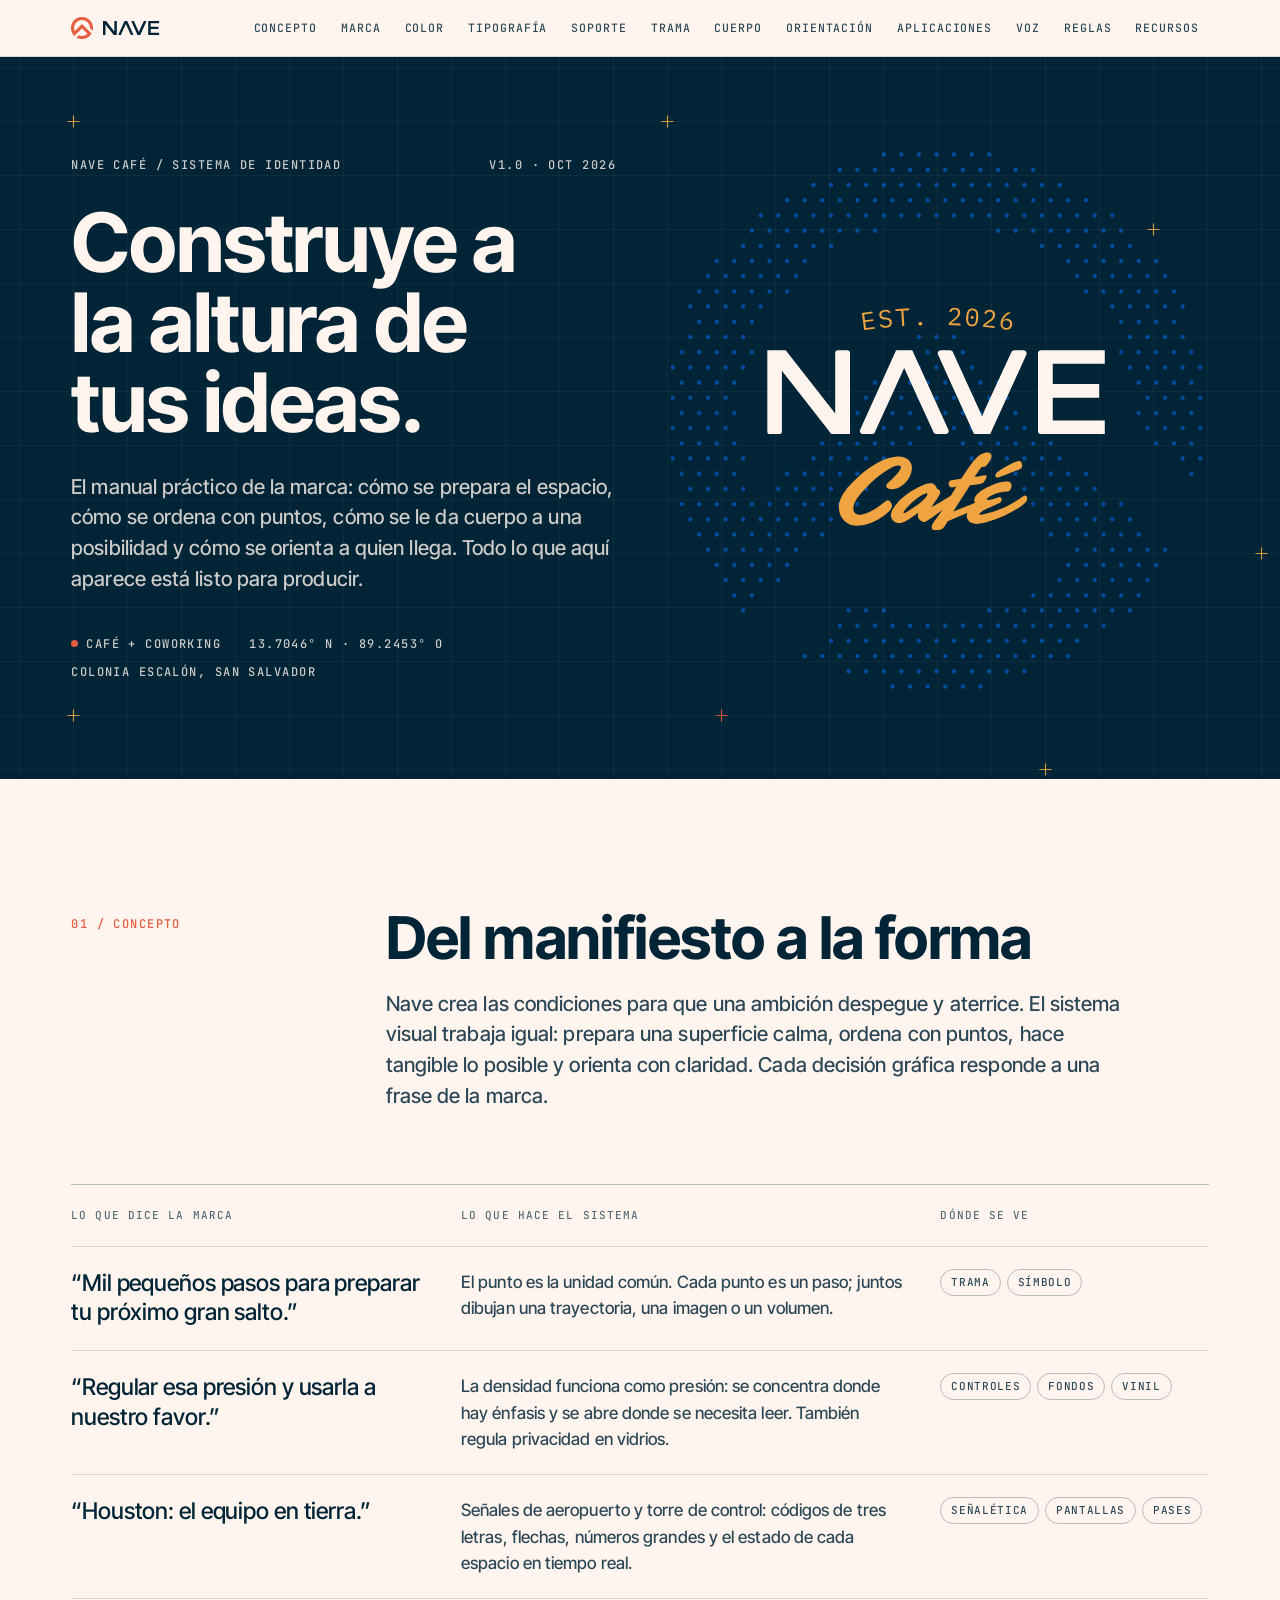
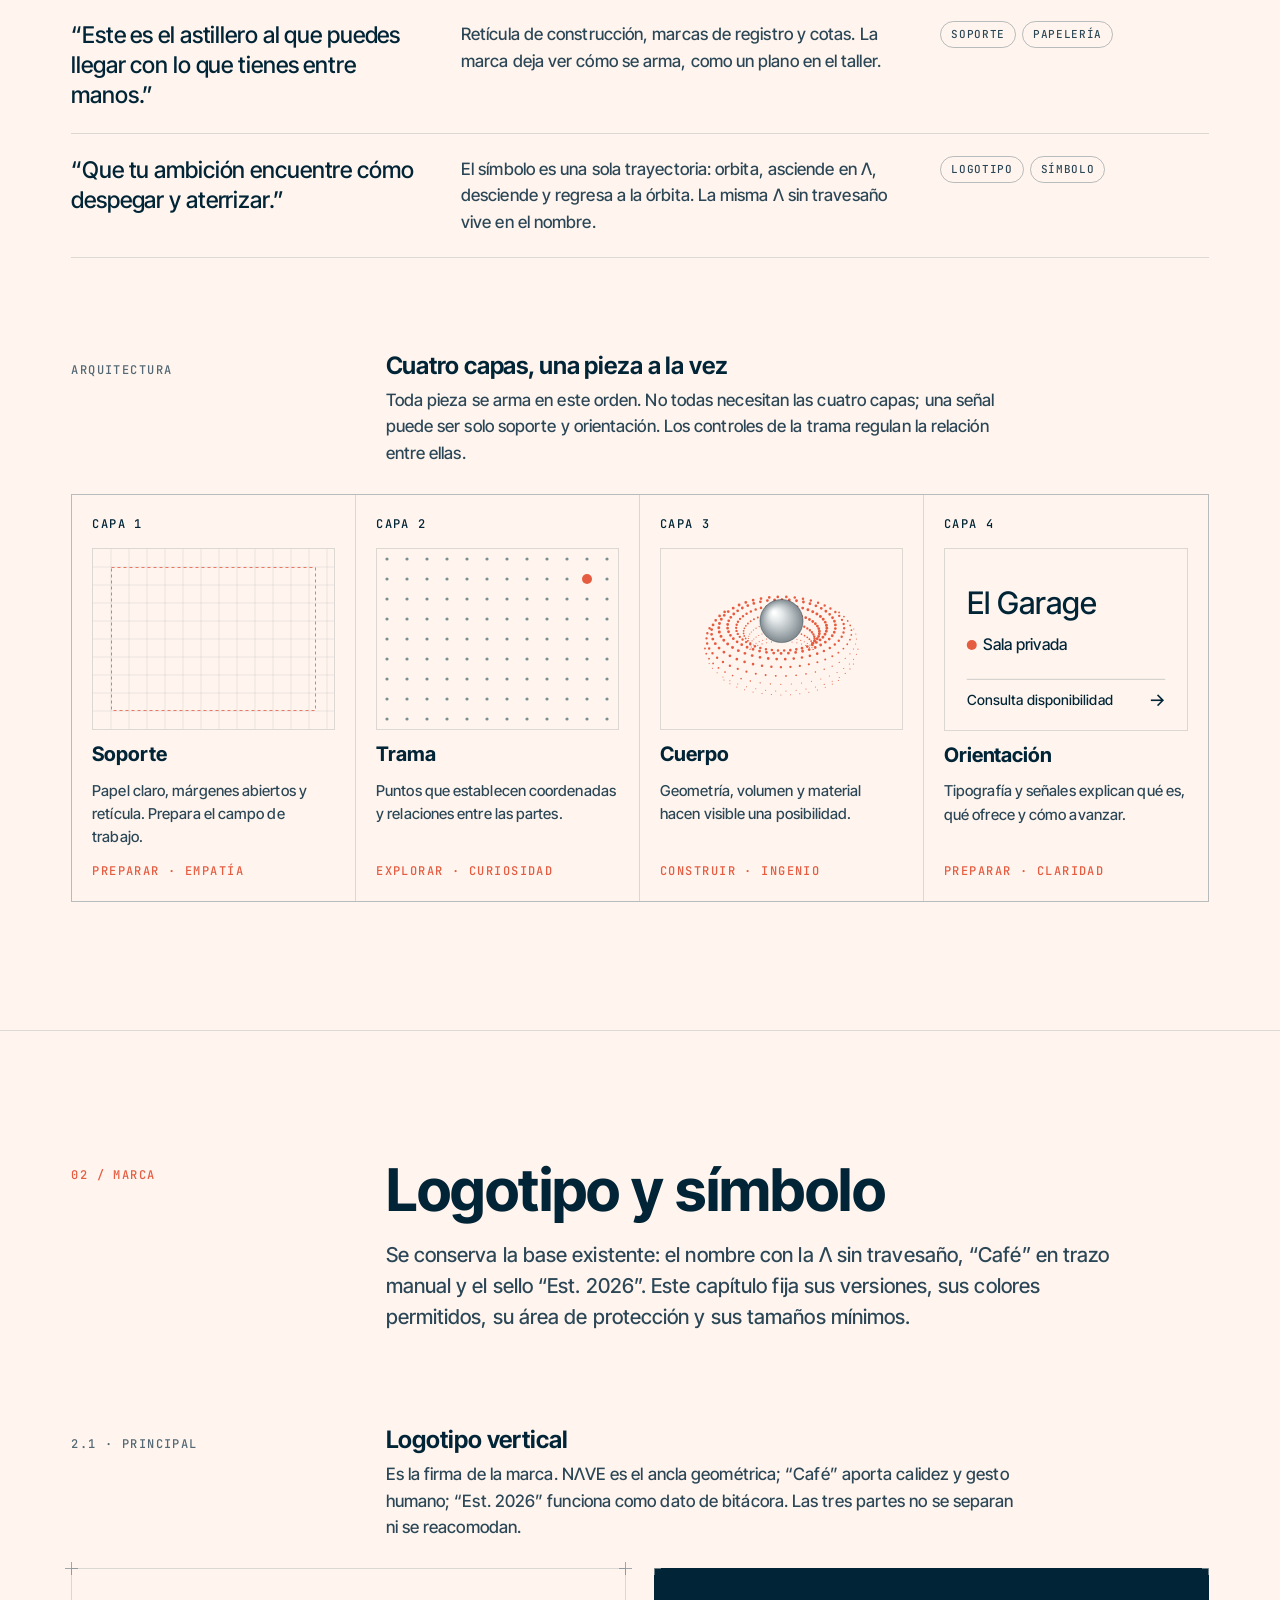
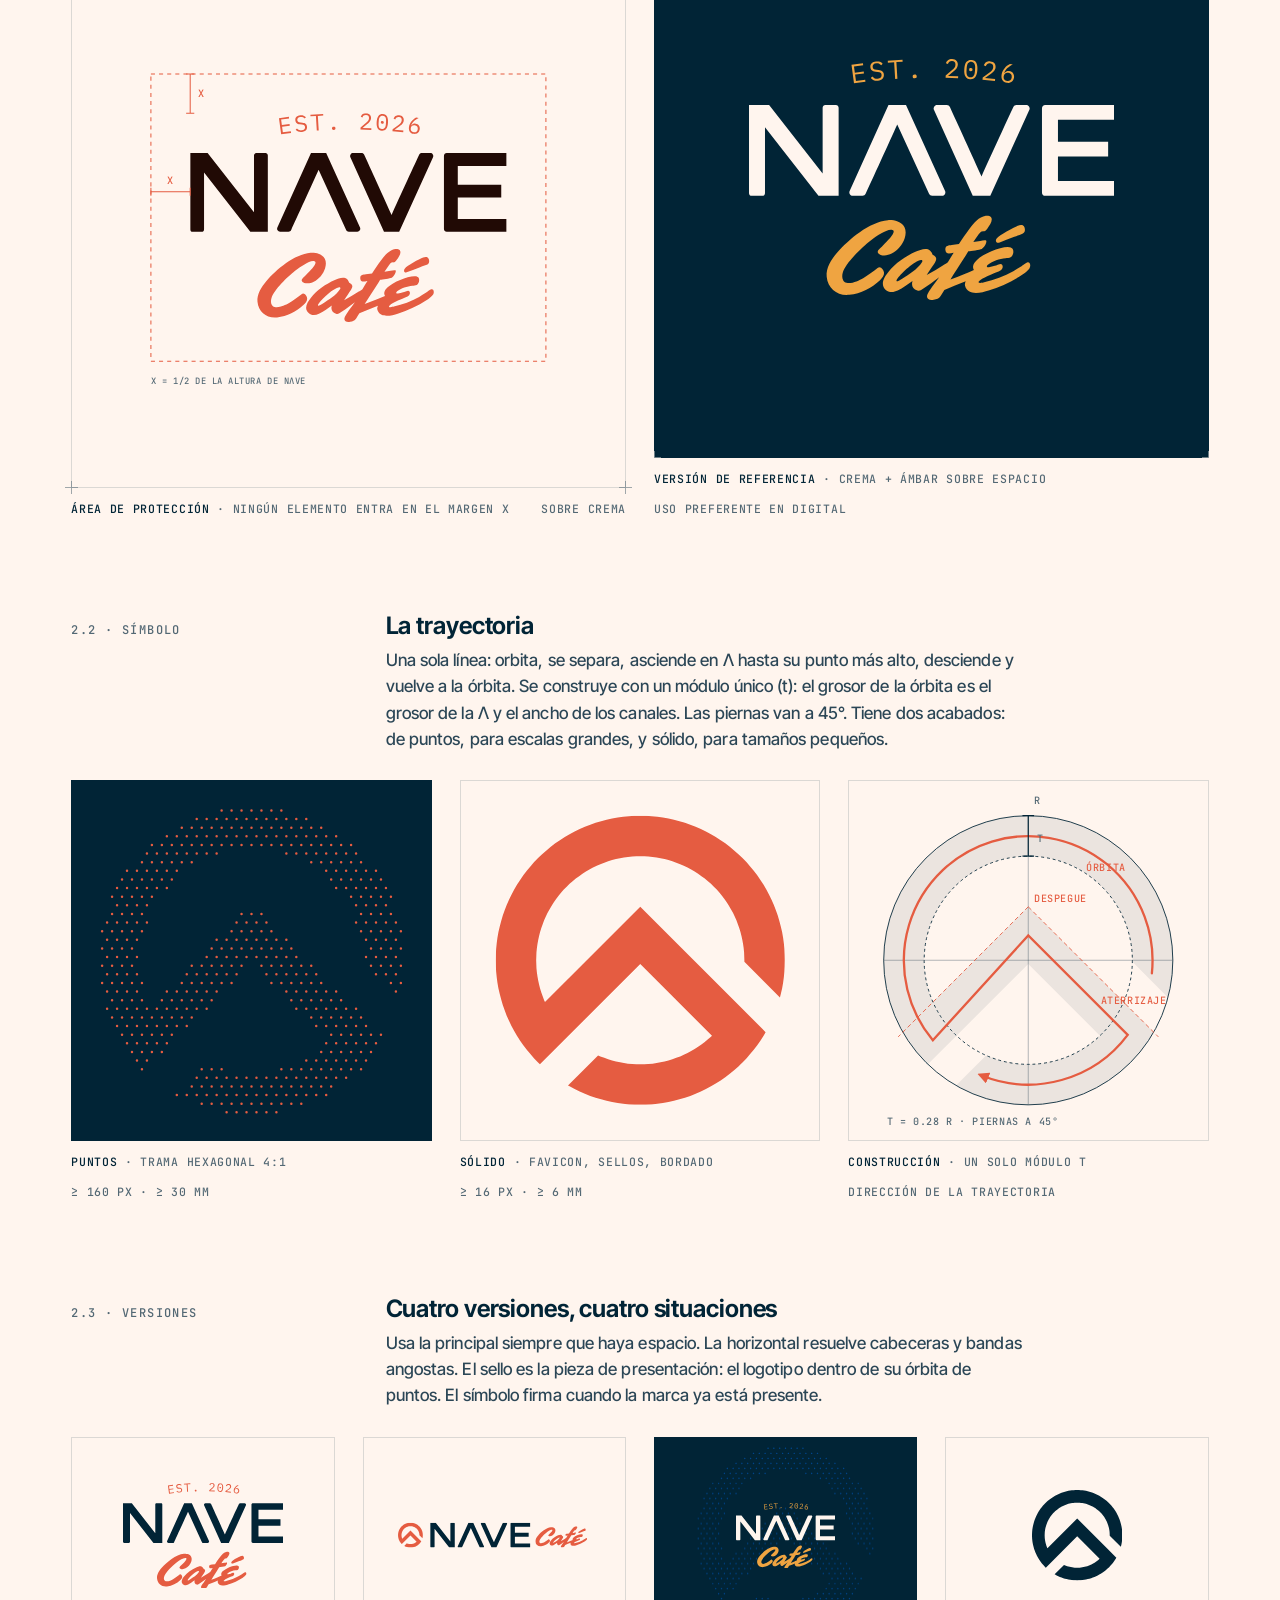
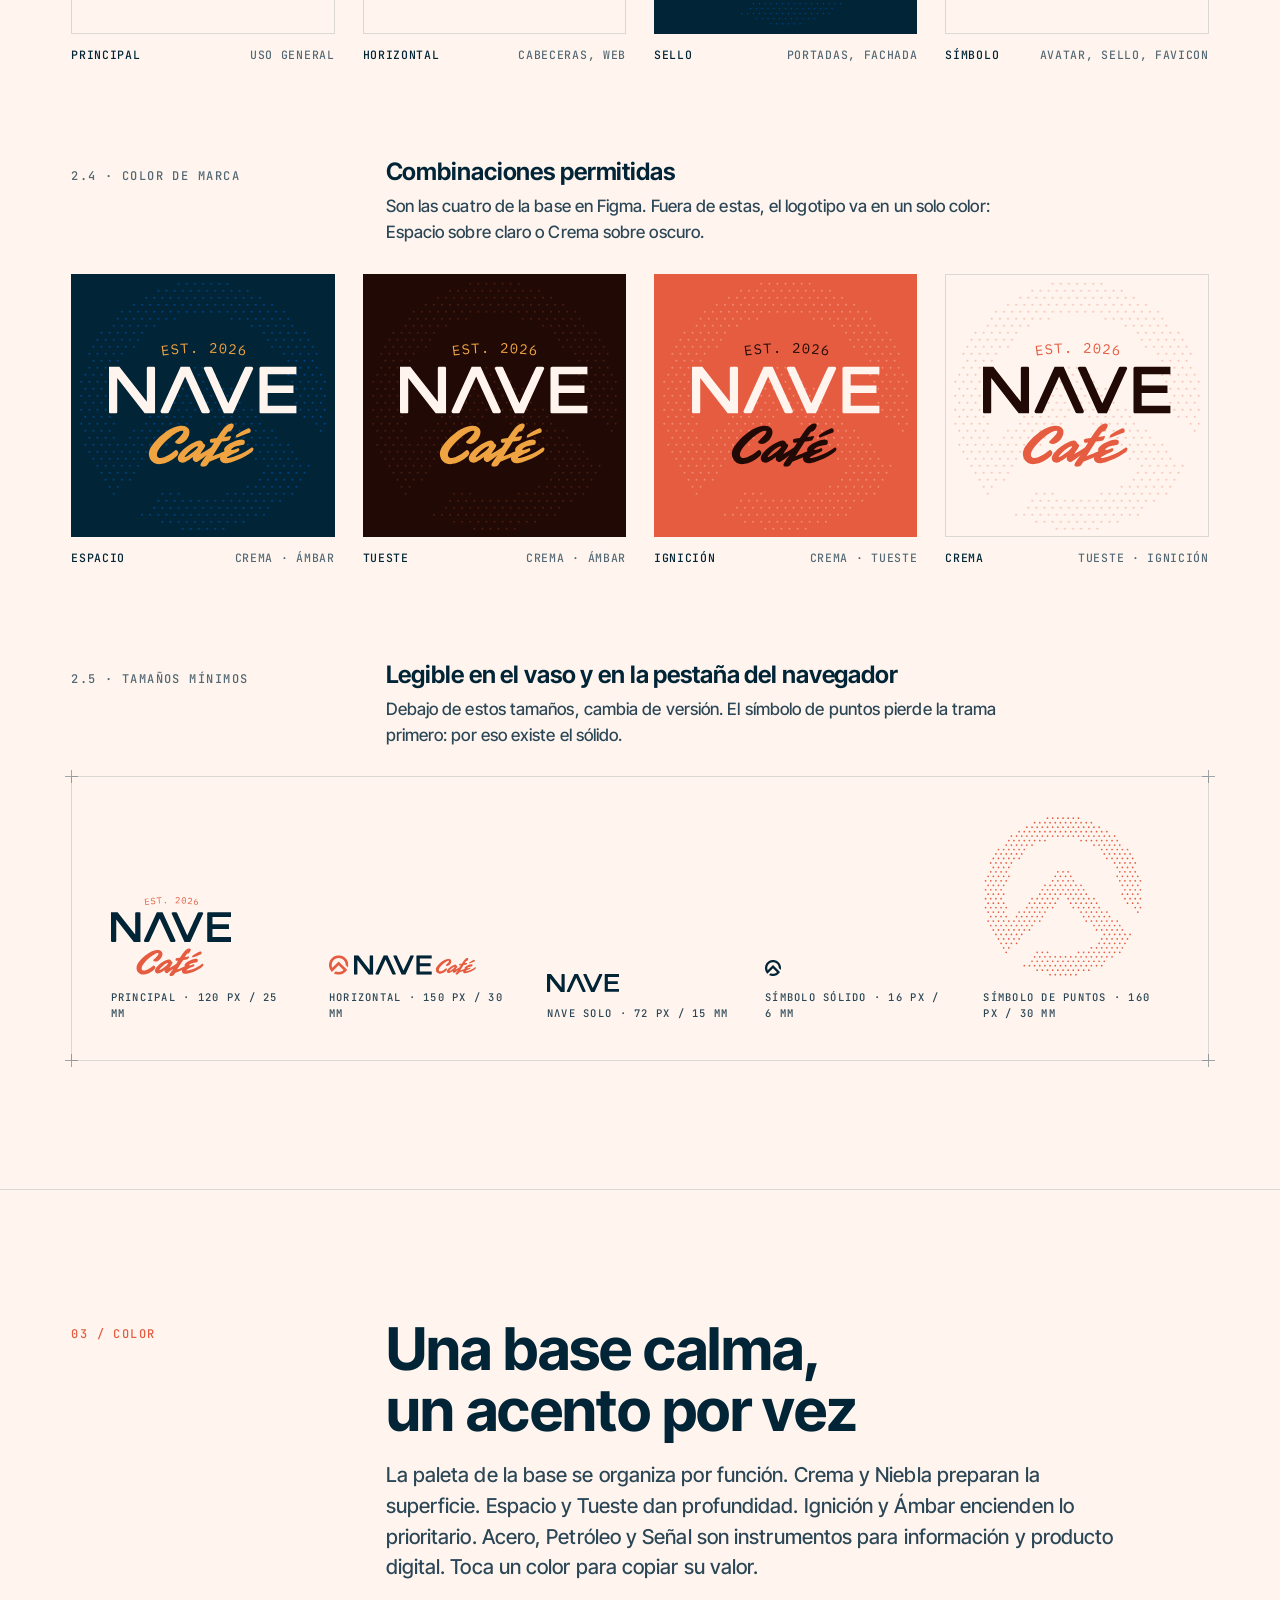
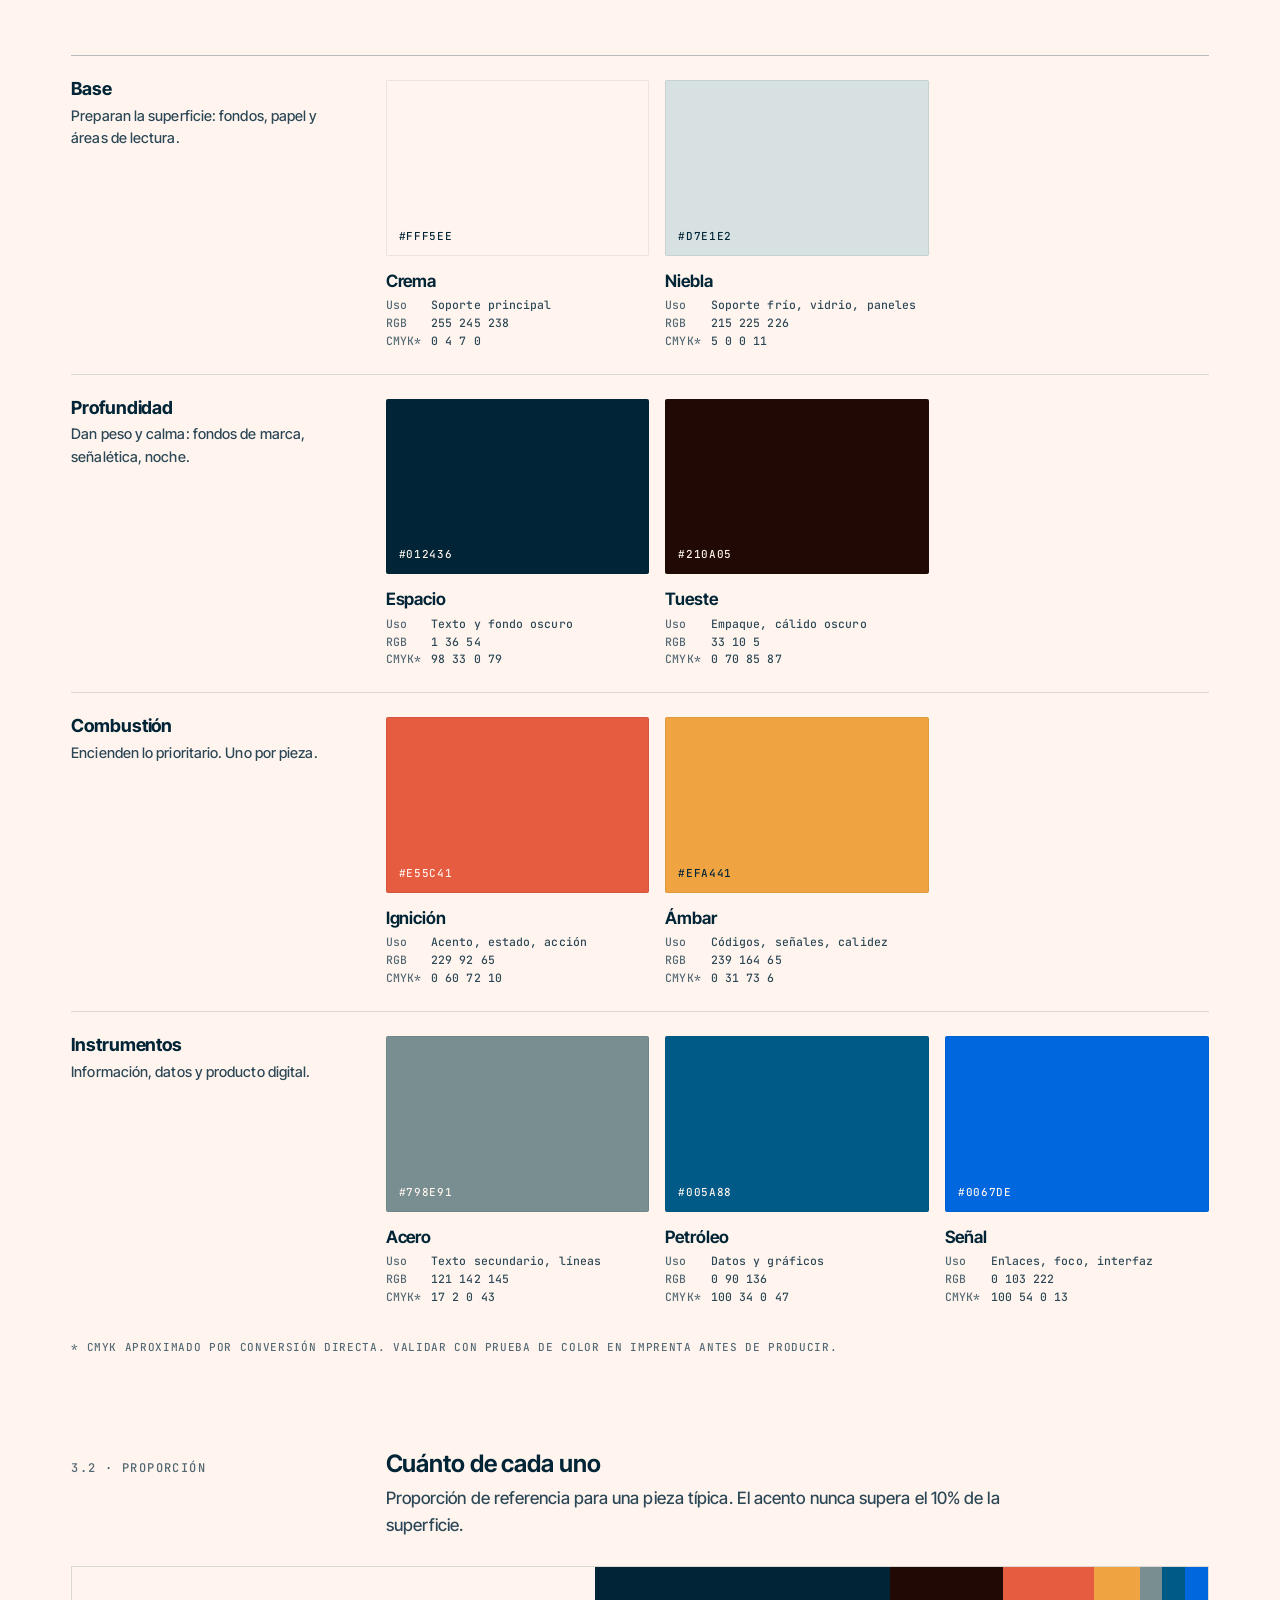
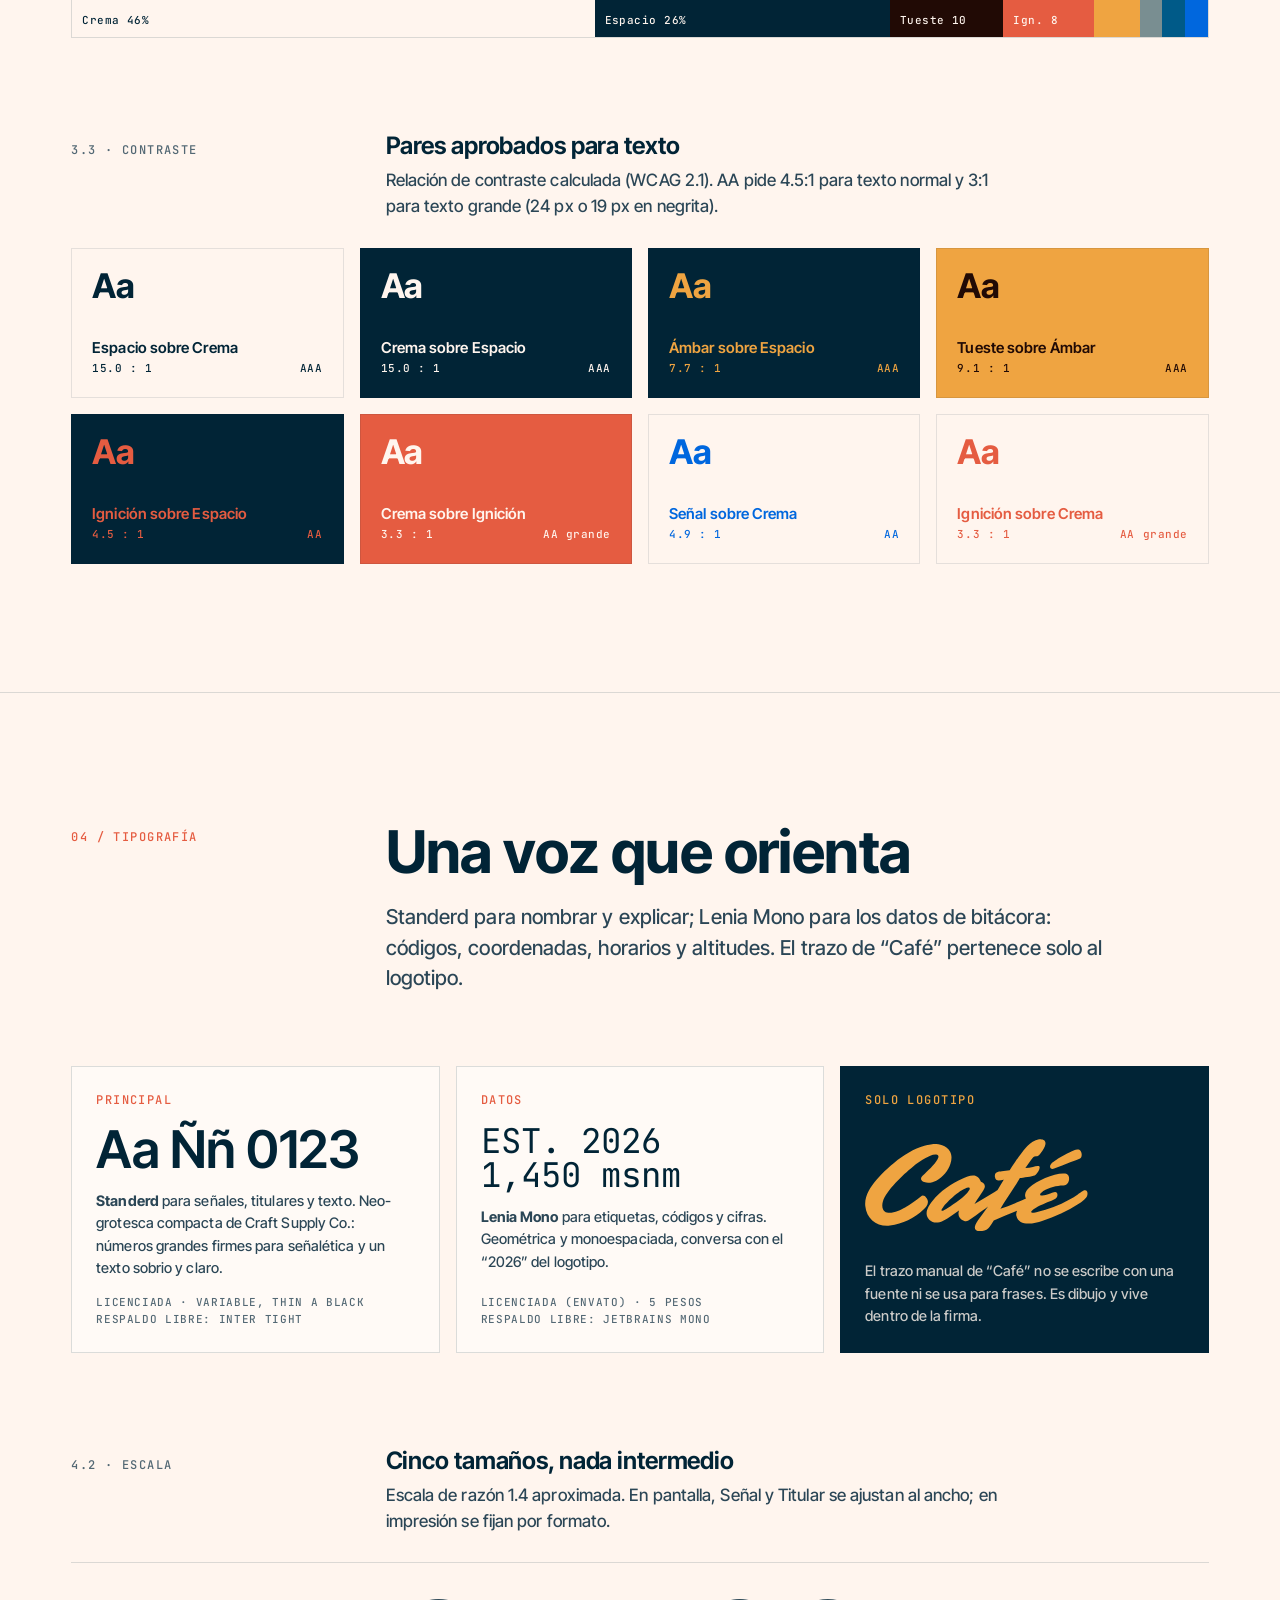
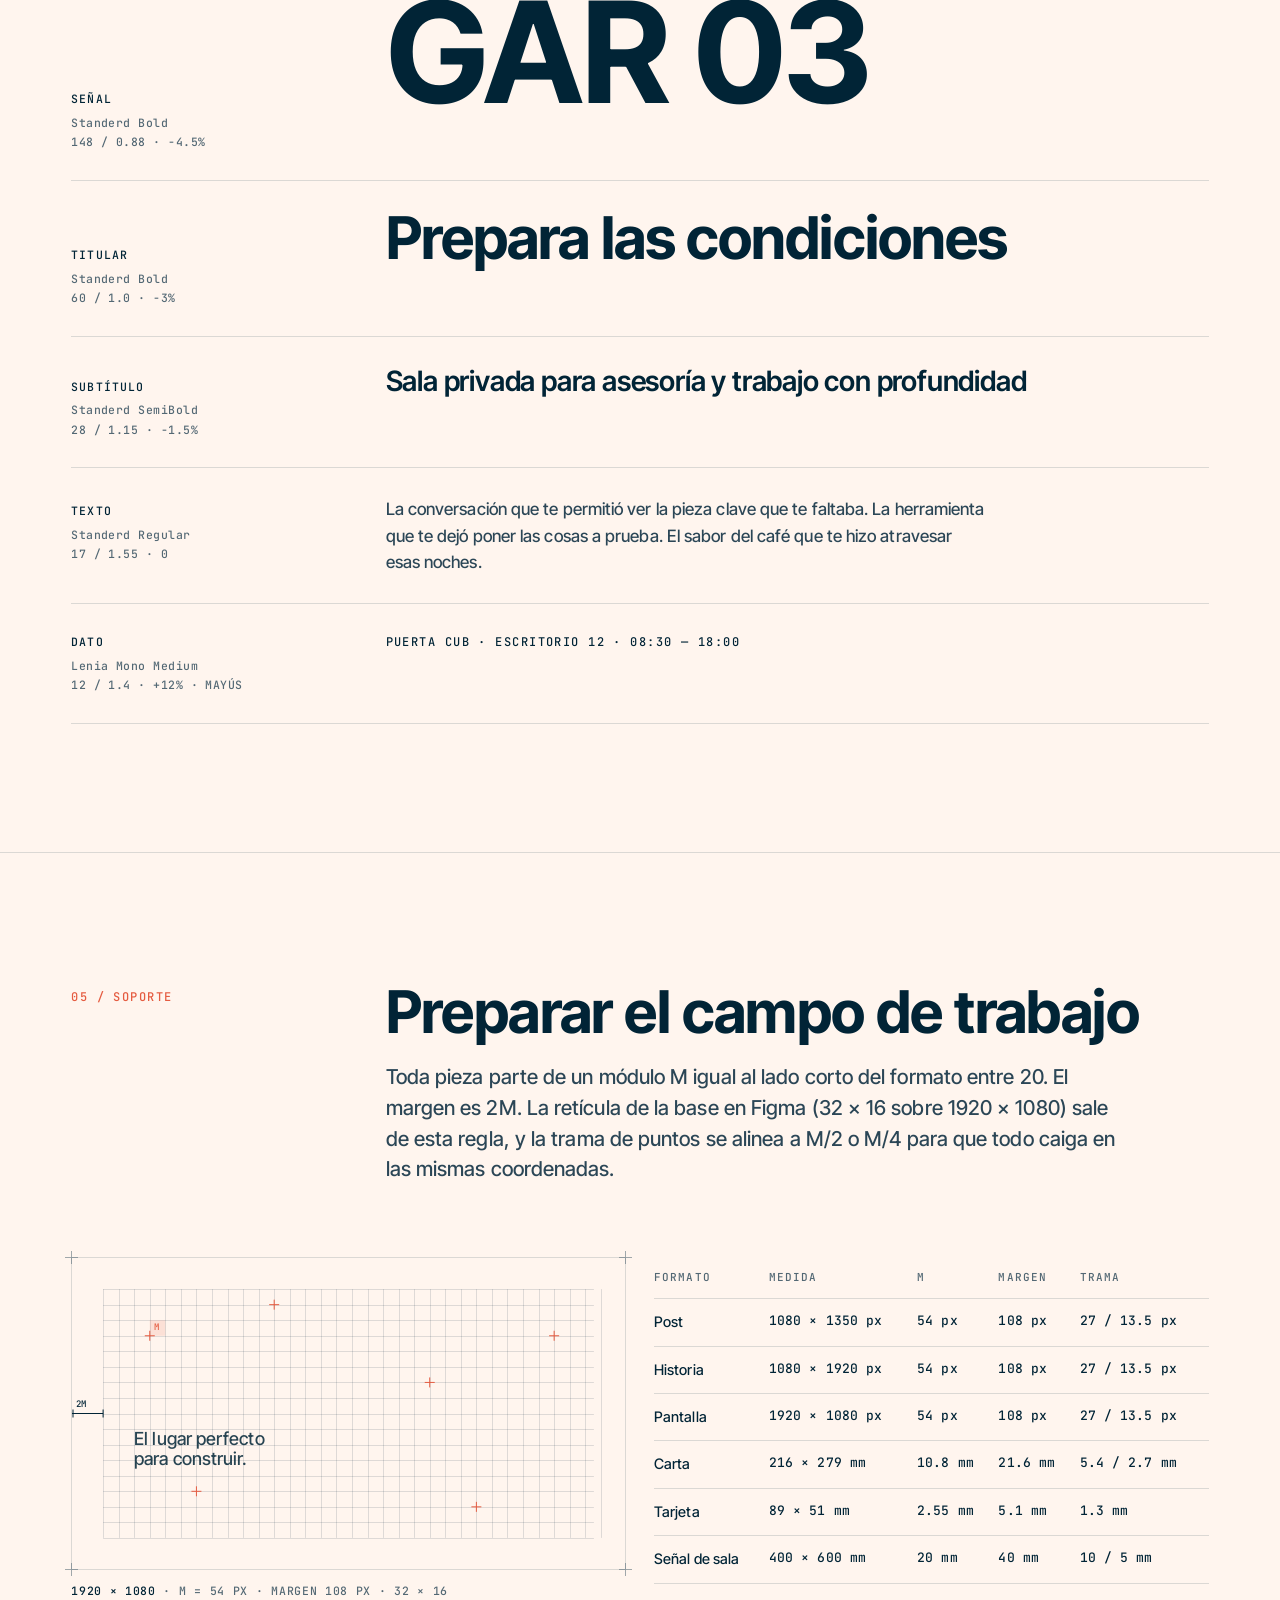
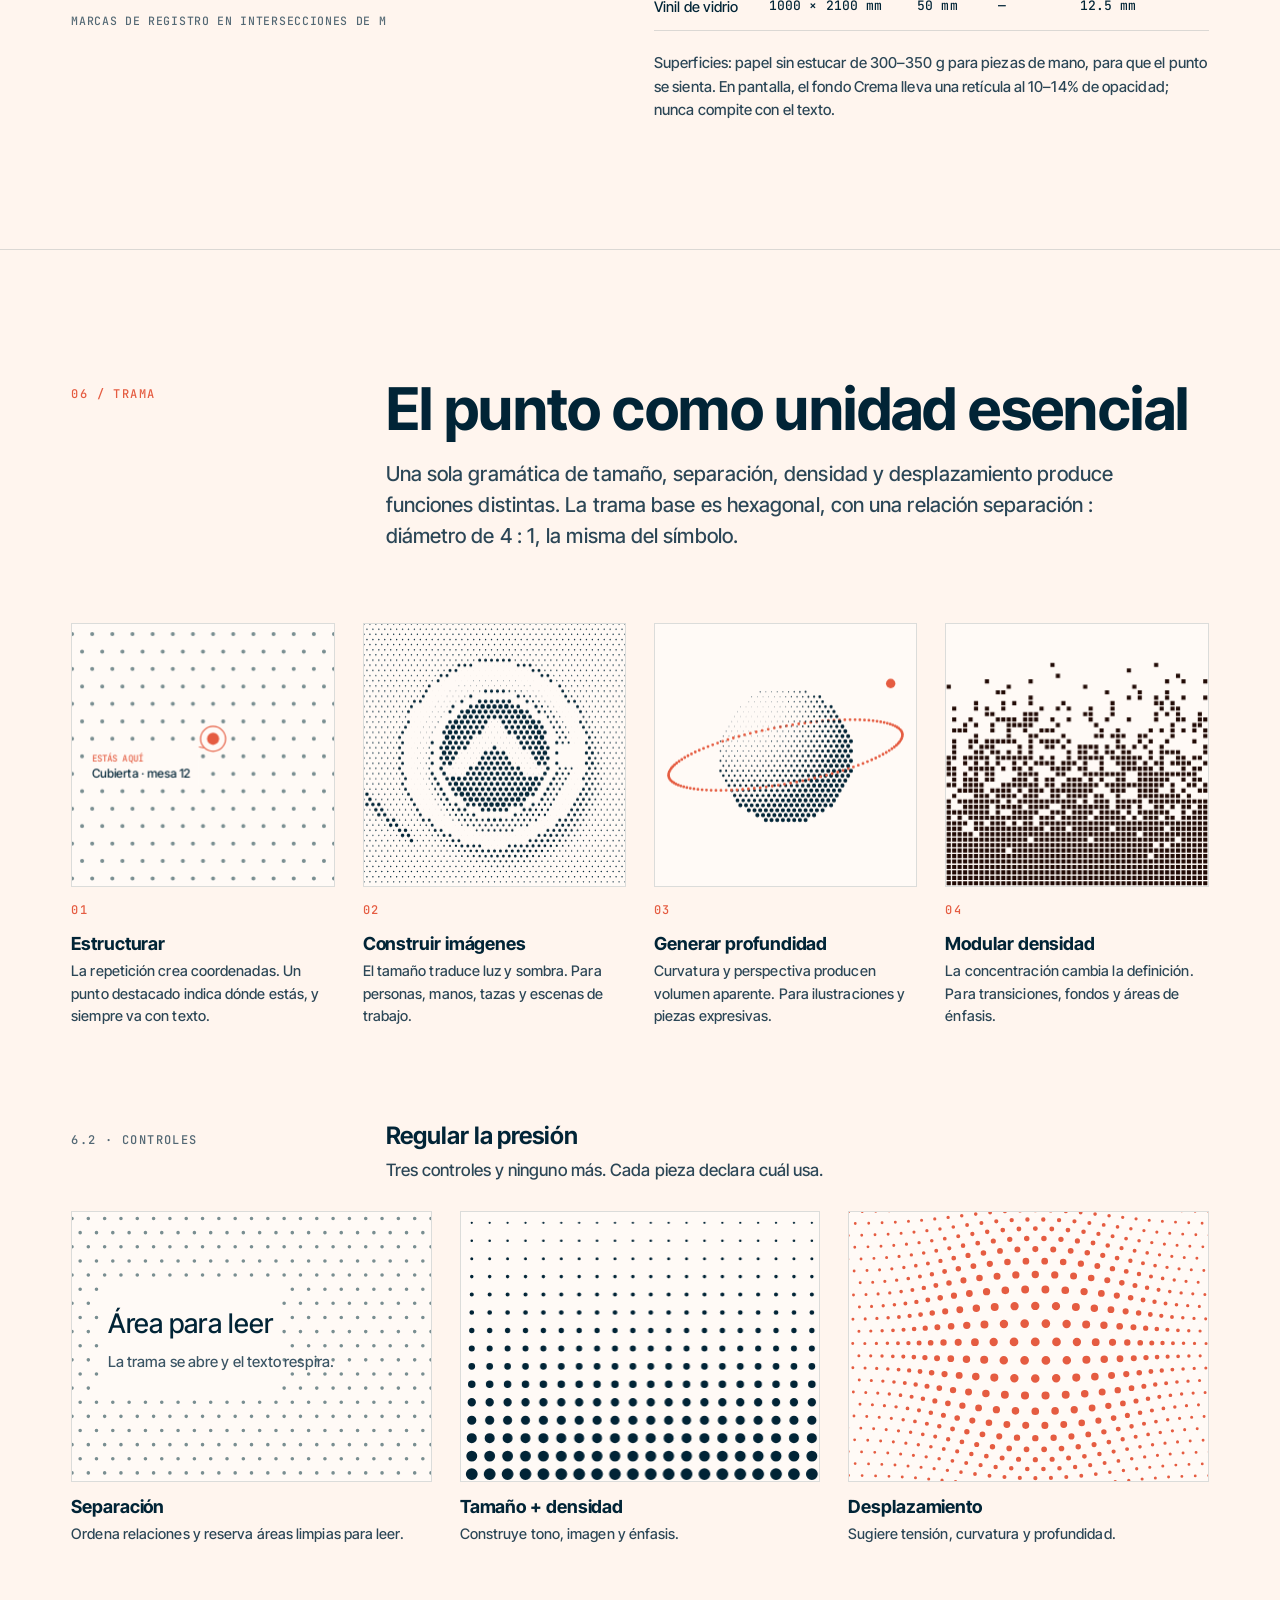
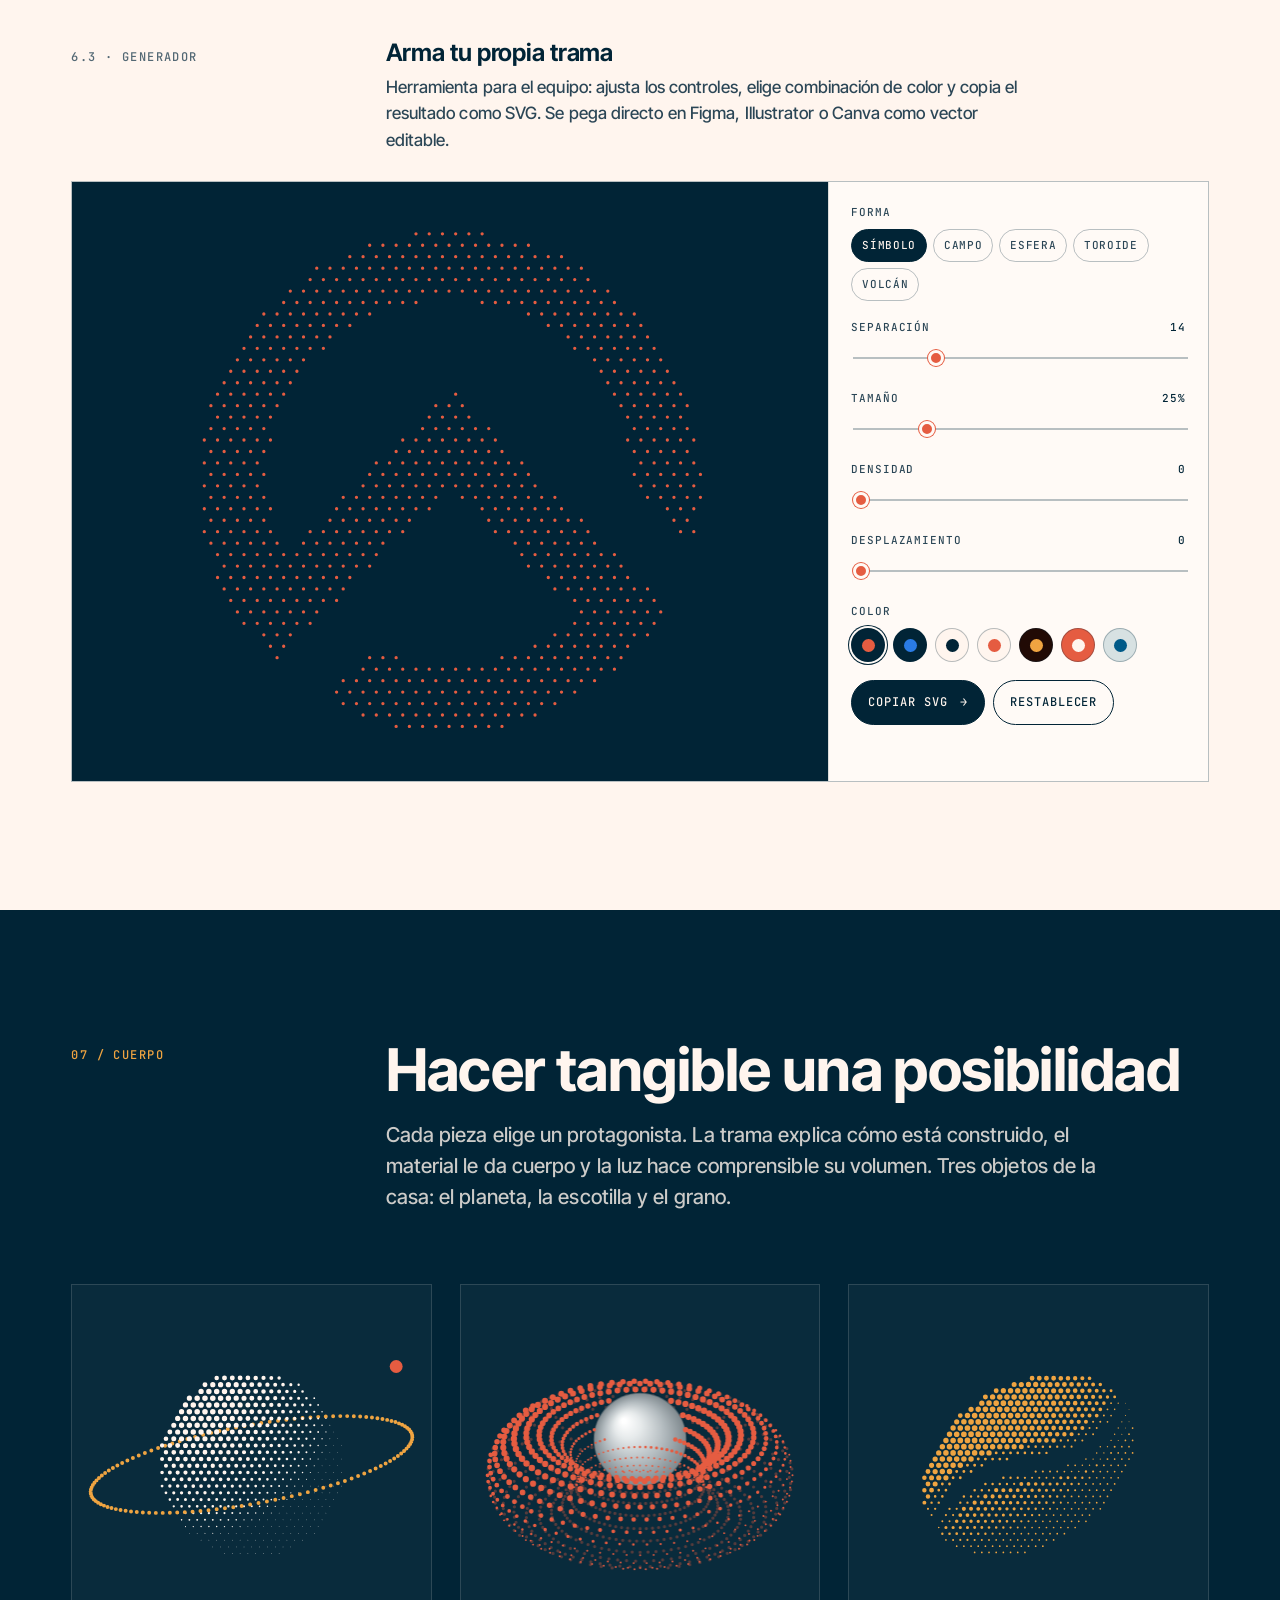
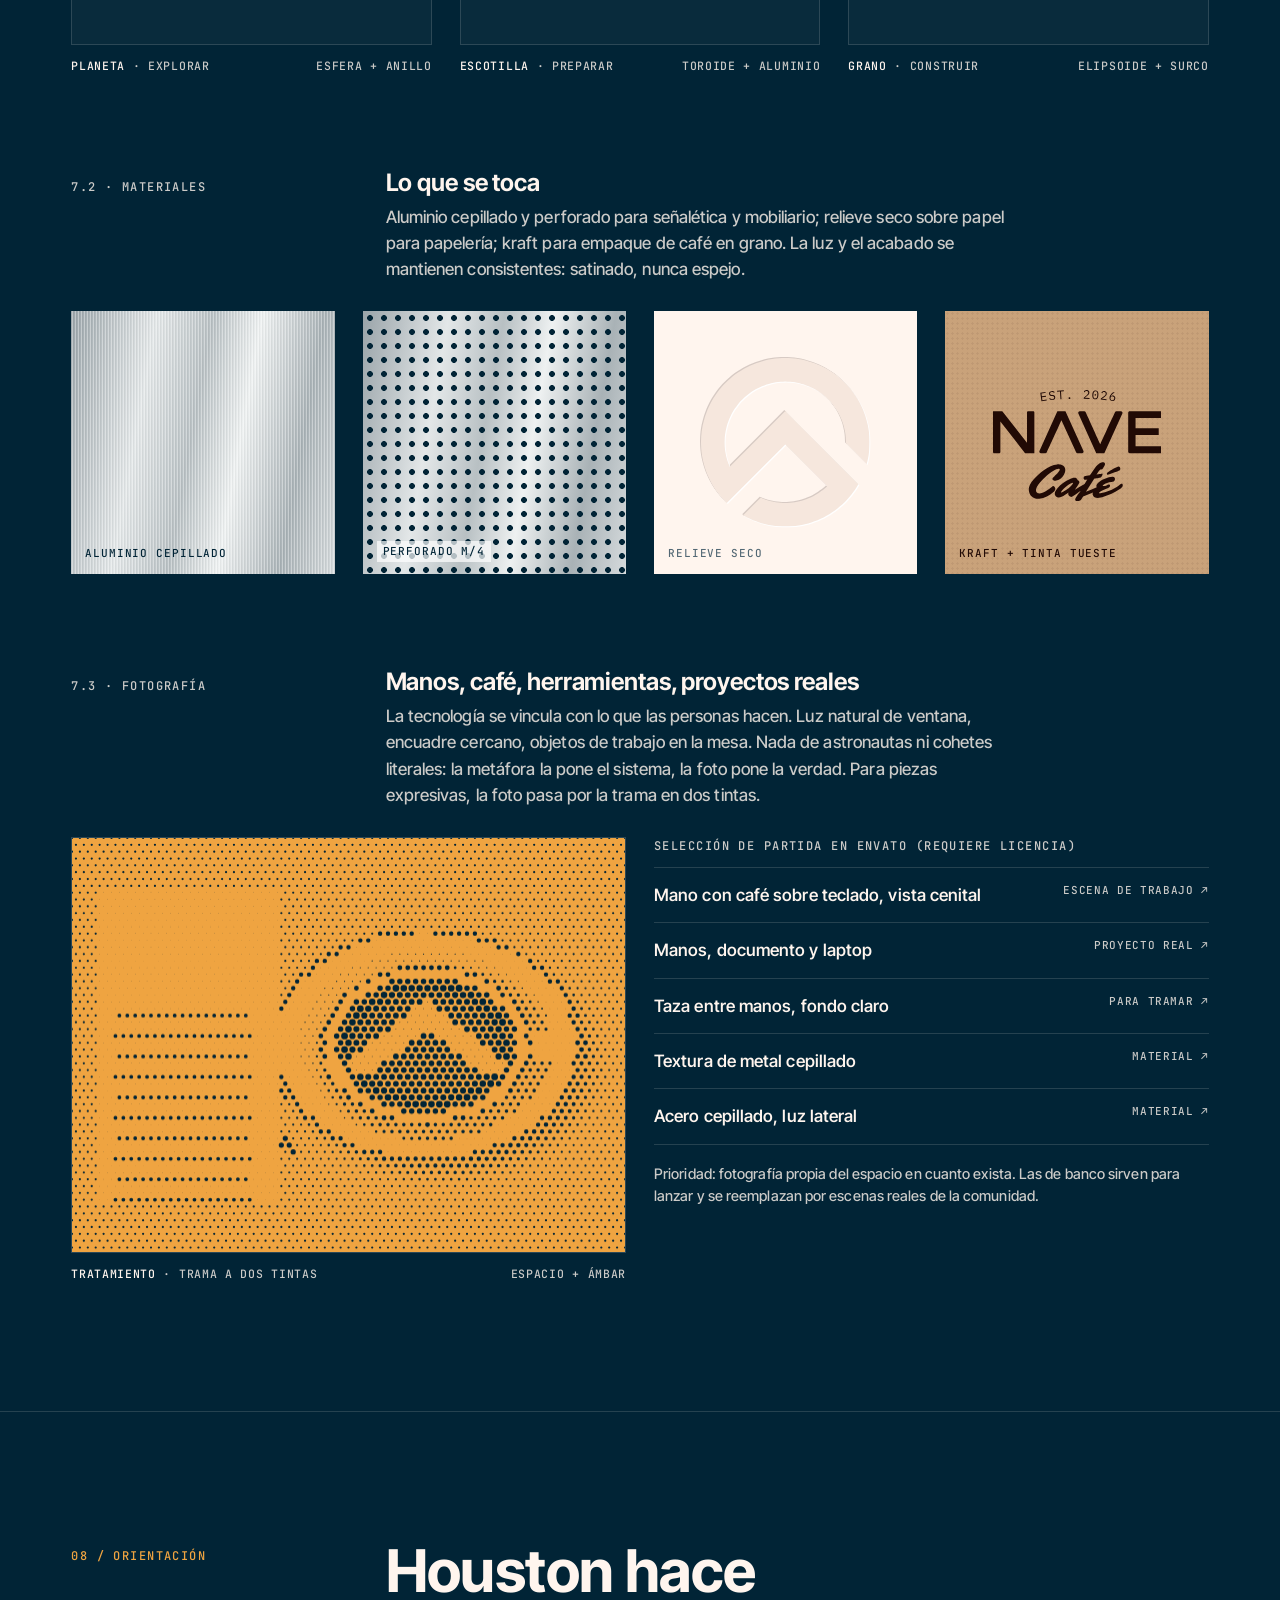
<file: marca/nave-cafe-sistema.html>
<!doctype html><html lang="es"><head><meta charset="utf-8"><meta name="viewport" content="width=device-width,initial-scale=1,viewport-fit=cover"><style>:root{color-scheme:light}body{margin:0;font:14px system-ui}img{max-width:100%}[hidden]{display:none!important}</style>
<title>Sistema visual Nave Café</title>
<meta name="description" content="Sistema de identidad de Nave Café: marca, color, tipografía, trama de puntos, señalética y aplicaciones.">
<link rel="preconnect" href="https://fonts.googleapis.com">
<link rel="preconnect" href="https://fonts.gstatic.com" crossorigin>
<link rel="stylesheet" href="https://fonts.googleapis.com/css2?family=Inter+Tight:wght@300..800&family=Host+Grotesk:ital,wght@0,300..800;1,400&family=JetBrains+Mono:wght@400;500;700&display=swap">
<style>@font-face{font-family:"Standerd Nave";src:local("Standerd Regular"),local("Standerd-Regular"),local("Standerd"),local("StanderdVF");font-weight:100;--wg:100 900;font-style:normal}
:root{--wg:400}*,::before,::after{font-variation-settings:"wght" var(--wg)}h1,h2,h3,h4,h5,h6,b,strong,th{--wg:700}[font-weight="400"]{--wg:400}[font-weight="500"]{--wg:500}[font-weight="600"]{--wg:600}[font-weight="700"]{--wg:700}

/* Layout: lámina de astillero — retícula de módulo M, marcas de registro en las esquinas, una idea por lámina.
   Página de un solo mundo visual (la marca real): fondo Crema y secciones Espacio; no se invierte en modo oscuro. */
:root{
  color-scheme: light;
  /* Paleta oficial (Figma "Referencias – Diseño") */
  --crema:#FFF5EE; --niebla:#D7E1E2;
  --espacio:#012436; --tueste:#210A05;
  --ignicion:#E55C41; --ambar:#EFA441;
  --acero:#798E91; --petroleo:#005A88; --senal:#0067DE;
  /* Derivados funcionales */
  --ink:var(--espacio);
  --ink-2:#2B4656;
  --ink-3:#536874;
  --rule:rgba(1,36,54,.14);
  --rule-strong:rgba(1,36,54,.28);
  --sheet:#FFFAF6;
  --on-dark:#FFF5EE;
  --on-dark-2:rgba(255,245,238,.8);
  --rule-dark:rgba(255,245,238,.14);
  /* Tipografía */
  --f-sans:"Standerd Nave","Standerd","Inter Tight","Helvetica Neue",Helvetica,Arial,sans-serif;
  --f-mono:"Lenia Mono","JetBrains Mono",ui-monospace,SFMono-Regular,Menlo,Consolas,monospace;
  --t-signal:clamp(64px,11vw,148px);
  --t-h1:clamp(40px,6.4vw,92px);
  --t-h2:clamp(32px,4.6vw,60px);
  --t-h3:clamp(20px,2vw,24px);
  --t-body:17px;
  --t-small:14px;
  --t-data:12px;
  /* Módulo */
  --M:54px;
  --wrap:1240px;
}
*,*::before,*::after{box-sizing:border-box}
html{scroll-behavior:smooth;-webkit-text-size-adjust:100%}
@media (prefers-reduced-motion:reduce){html{scroll-behavior:auto}}
body{background:var(--crema);color:var(--ink);font-family:var(--f-sans);font-size:var(--t-body);line-height:1.55;font-weight:480;--wg:480;letter-spacing:.005em;-webkit-font-smoothing:antialiased;font-optical-sizing:auto}
img,svg,canvas{max-width:100%}
canvas{display:block}
a{color:inherit}
:focus-visible{outline:2px solid var(--senal);outline-offset:3px;border-radius:2px}
::selection{background:var(--ambar);color:var(--tueste)}

.wrap{max-width:var(--wrap);margin-inline:auto;padding-inline:max(16px,4vw)}
.mono{font-family:var(--f-mono)}
.label{font-family:var(--f-mono);font-size:var(--t-data);letter-spacing:.12em;text-transform:uppercase;font-weight:500;--wg:500}
.tnum{font-variant-numeric:tabular-nums}
h1,h2,h3,h4{margin:0;font-weight:700;--wg:700;letter-spacing:-.01em;line-height:1.04;text-wrap:balance}
p{margin:0}
.lede{font-size:clamp(18px,1.6vw,21px);line-height:1.5;font-weight:480;--wg:480;color:var(--ink-2);max-width:62ch}
.muted{color:var(--ink-2)}
.dark .muted,.dark .lede{color:var(--on-dark-2)}

/* ——— Navegación ——— */
.nav{position:sticky;top:env(safe-area-inset-top,0px);z-index:20;background:rgba(255,245,238,.92);backdrop-filter:saturate(1.2) blur(10px);-webkit-backdrop-filter:saturate(1.2) blur(10px);border-bottom:1px solid var(--rule)}
.nav .wrap{display:flex;align-items:center;gap:24px;height:56px}
.nav-mark{display:flex;align-items:center;gap:10px;text-decoration:none;flex:none}
.nav-mark svg{height:22px;width:auto}
.nav ul{list-style:none;margin:0;padding:0;display:flex;gap:4px;overflow-x:auto;scrollbar-width:none;min-width:0;flex:1;justify-content:flex-end}
.nav ul::-webkit-scrollbar{display:none}
.nav a.link{display:block;padding:6px 10px;border-radius:999px;text-decoration:none;font-family:var(--f-mono);font-size:11.5px;letter-spacing:.08em;text-transform:uppercase;color:var(--ink-2);white-space:nowrap}
.nav a.link:hover{background:rgba(1,36,54,.06);color:var(--ink)}

/* ——— Secciones ——— */
section{position:relative}
.sec{padding-block:clamp(72px,10vw,128px)}
.sec + .sec{border-top:1px solid var(--rule)}
.dark{background:var(--espacio);color:var(--on-dark)}
.dark .rule,.dark.sec + .sec{border-color:var(--rule-dark)}
.cacao{background:var(--tueste);color:var(--on-dark)}
.sec-head{display:grid;grid-template-columns:minmax(0,3fr) minmax(0,9fr);gap:24px 40px;margin-bottom:clamp(40px,6vw,72px)}
.sec-num{color:var(--ignicion);padding-top:.6em}
.dark .sec-num,.cacao .sec-num{color:var(--ambar)}
.sec-head h2{font-size:var(--t-h2);margin-bottom:20px}
.sub{display:grid;grid-template-columns:minmax(0,3fr) minmax(0,9fr);gap:16px 40px;margin-top:clamp(56px,8vw,96px);margin-bottom:28px;align-items:baseline}
.sub:first-of-type{margin-top:0}
.sub h3{font-size:var(--t-h3);font-weight:650;--wg:650;letter-spacing:-.005em}
.sub .label{color:var(--ink-3)}
.dark .sub .label,.cacao .sub .label{color:var(--on-dark-2)}
.sub p{color:var(--ink-2);max-width:64ch;margin-top:8px}
.dark .sub p,.cacao .sub p{color:var(--on-dark-2)}
@media (max-width:820px){.sec-head,.sub{grid-template-columns:minmax(0,1fr)}}

/* ——— Lámina con marcas de registro ——— */
.sheet{position:relative;background:var(--sheet);border:1px solid var(--rule);min-width:0}
.sheet.on-crema{background:var(--crema)}
.sheet.on-espacio{background:var(--espacio);border-color:transparent;color:var(--on-dark)}
.sheet.on-tueste{background:var(--tueste);border-color:transparent;color:var(--on-dark)}
.sheet.on-ignicion{background:var(--ignicion);border-color:transparent;color:var(--crema)}
.sheet.on-niebla{background:var(--niebla);border-color:transparent}
.dark .sheet{border-color:var(--rule-dark);background:rgba(255,245,238,.03)}
.reg::before,.reg::after,.reg > .reg-b::before,.reg > .reg-b::after{content:"";position:absolute;width:13px;height:13px;pointer-events:none;color:var(--reg-c,var(--ink-3));
  background:linear-gradient(currentColor,currentColor) center/1px 100% no-repeat,linear-gradient(currentColor,currentColor) center/100% 1px no-repeat;opacity:.55}
.dark .reg,.reg.on-espacio,.reg.on-tueste{--reg-c:var(--on-dark-2)}
.reg::before{top:-7px;left:-7px}.reg::after{top:-7px;right:-7px}
.reg > .reg-b::before{bottom:-7px;left:-7px}.reg > .reg-b::after{bottom:-7px;right:-7px}
.cap{display:flex;justify-content:space-between;gap:12px;flex-wrap:wrap;margin-top:12px;font-family:var(--f-mono);font-size:11.5px;letter-spacing:.06em;text-transform:uppercase;color:var(--ink-3)}
.dark .cap,.cacao .cap{color:var(--on-dark-2)}
.cap b{color:var(--ink);font-weight:500;--wg:500}
.dark .cap b{color:var(--on-dark)}

.grid{display:grid;gap:clamp(16px,2.4vw,28px)}
.g2{grid-template-columns:repeat(2,minmax(0,1fr))}
.g3{grid-template-columns:repeat(3,minmax(0,1fr))}
.g4{grid-template-columns:repeat(4,minmax(0,1fr))}
.g6{grid-template-columns:repeat(6,minmax(0,1fr))}
.span2{grid-column:span 2}
@media (max-width:1000px){.g4{grid-template-columns:repeat(2,minmax(0,1fr))}.g6{grid-template-columns:repeat(3,minmax(0,1fr))}}
@media (max-width:720px){.g2,.g3{grid-template-columns:minmax(0,1fr)}.span2{grid-column:auto}.g6{grid-template-columns:repeat(2,minmax(0,1fr))}}
@media (max-width:460px){.g4{grid-template-columns:minmax(0,1fr)}}

.fig{display:flex;flex-direction:column;min-width:0}
.fig .sheet{flex:1}
.ratio{position:relative;width:100%;max-width:100%}
.ratio > canvas,.ratio > svg,.ratio > .fill{position:absolute;inset:0;width:100%;height:100%}
.r-1{aspect-ratio:1}.r-45{aspect-ratio:4/5}.r-43{aspect-ratio:4/3}.r-169{aspect-ratio:16/9}.r-32{aspect-ratio:3/2}.r-21{aspect-ratio:2/1}

/* ——— Hero ——— */
.hero{background:var(--espacio);color:var(--on-dark);overflow:hidden;position:relative}
.hero .gridbg{position:absolute;inset:0;width:100%;height:100%;pointer-events:none;opacity:.9}
.hero-in{position:relative;display:grid;grid-template-columns:minmax(0,6fr) minmax(0,6fr);gap:32px 48px;align-items:center;padding-block:clamp(48px,7vw,96px) clamp(48px,7vw,88px)}
.hero h1{font-size:var(--t-h1);letter-spacing:-.014em;line-height:.98;margin-top:28px}
.hero .lede{color:var(--on-dark-2);margin-top:28px;max-width:46ch}
.hero-meta{display:flex;gap:10px 28px;flex-wrap:wrap;margin-top:40px;color:var(--on-dark-2)}
.hero-meta span{display:flex;gap:8px;align-items:center}
.hero-meta i{width:7px;height:7px;border-radius:50%;background:var(--ignicion);display:inline-block}
.hero-art{position:relative;aspect-ratio:1;max-width:620px;width:100%;justify-self:end}
.hero-art canvas{position:absolute;inset:0;width:100%;height:100%}
.hero-art .lk{position:absolute;left:50%;top:50%;width:62%;transform:translate(-50%,-50%)}
.hero-top{display:flex;justify-content:space-between;gap:16px;color:var(--on-dark-2)}
@media (max-width:900px){.hero-in{grid-template-columns:minmax(0,1fr)}.hero-art{justify-self:center;max-width:520px}}

/* ——— Concepto ——— */
.map{display:grid;grid-template-columns:minmax(0,1fr);border-top:1px solid var(--rule-strong)}
.map-row{display:grid;grid-template-columns:minmax(0,4fr) minmax(0,5fr) minmax(0,3fr);gap:16px 32px;padding-block:22px;border-bottom:1px solid var(--rule)}
.map-row blockquote{margin:0;font-size:clamp(19px,1.8vw,23px);font-weight:500;--wg:500;letter-spacing:-.005em;line-height:1.3}
.map-row p{color:var(--ink-2)}
.map-row .where{display:flex;flex-wrap:wrap;gap:6px;align-content:flex-start}
.chip{display:inline-flex;align-items:center;gap:6px;padding:4px 10px;border:1px solid var(--rule-strong);border-radius:999px;font-family:var(--f-mono);font-size:11px;letter-spacing:.06em;text-transform:uppercase;color:var(--ink-2);white-space:nowrap}
.chip i{width:6px;height:6px;border-radius:50%;background:currentColor}
.map-head{color:var(--ink-3)}
.map-head > *{font-family:var(--f-mono);font-size:11px;letter-spacing:.1em;text-transform:uppercase}
@media (max-width:820px){.map-row{grid-template-columns:minmax(0,1fr)}.map-head{display:none}}

.layers{display:grid;grid-template-columns:repeat(4,minmax(0,1fr));gap:0;border:1px solid var(--rule-strong)}
.layer{padding:20px;border-right:1px solid var(--rule);display:flex;flex-direction:column;gap:14px;min-width:0}
.layer:last-child{border-right:0}
.layer .ratio{border:1px solid var(--rule)}
.layer h4{font-size:20px;letter-spacing:-.005em}
.layer p{font-size:15px;color:var(--ink-2)}
.layer .pillar{margin-top:auto;color:var(--ignicion)}
@media (max-width:900px){.layers{grid-template-columns:repeat(2,minmax(0,1fr))}.layer:nth-child(2){border-right:0}.layer:nth-child(-n+2){border-bottom:1px solid var(--rule)}}
@media (max-width:480px){.layers{grid-template-columns:minmax(0,1fr)}.layer{border-right:0;border-bottom:1px solid var(--rule)}}

/* ——— Marca ——— */
.logo-stage{display:flex;align-items:center;justify-content:center;padding:clamp(36px,7vw,96px) clamp(20px,5vw,64px)}
.lk-svg{width:100%;height:auto;display:block}
.clear{position:relative;display:inline-block;width:min(440px,78%)}
.clear .box{position:absolute;inset:-14%;border:1px dashed var(--ignicion)}
.clear .x{position:absolute;font-family:var(--f-mono);font-size:11px;color:var(--ignicion);letter-spacing:.06em}
.ann{font-family:var(--f-mono);font-size:11px;letter-spacing:.06em;text-transform:uppercase;fill:var(--ink-3)}
.versions .sheet{display:flex;align-items:center;justify-content:center;padding:28px;aspect-ratio:4/3}
.versions svg{max-height:100%}
.bgs .sheet{aspect-ratio:1;display:flex;align-items:center;justify-content:center;padding:14%;overflow:hidden}
.min-row{display:grid;grid-template-columns:repeat(5,minmax(0,1fr));align-items:end;gap:28px 32px;padding:clamp(20px,3vw,40px)}
.min-row .it{display:flex;flex-direction:column;gap:14px;align-items:flex-start;min-width:0}
.min-row .label{font-size:10.5px;line-height:1.5}
@media (max-width:900px){.min-row{grid-template-columns:repeat(2,minmax(0,1fr))}}

/* ——— Color ——— */
.sw-group{display:grid;grid-template-columns:minmax(0,3fr) minmax(0,9fr);gap:16px 40px;padding-block:24px;border-top:1px solid var(--rule)}
.sw-group:first-child{border-top:1px solid var(--rule-strong)}
.sw-group h4{font-size:18px;letter-spacing:-.005em}
.sw-group .why{font-size:14.5px;color:var(--ink-2);margin-top:6px;max-width:34ch}
.swatches{display:grid;grid-template-columns:repeat(3,minmax(0,1fr));gap:16px}
.sw{display:flex;flex-direction:column;min-width:0}
.sw .chipc{aspect-ratio:3/2;border-radius:2px;position:relative;border:1px solid rgba(1,36,54,.08)}
.sw .chipc span{position:absolute;left:12px;bottom:10px;font-family:var(--f-mono);font-size:11px;letter-spacing:.06em}
.sw h5{margin:12px 0 2px;font-size:17px;font-weight:650;--wg:650;letter-spacing:-.005em}
.sw dl{margin:0;display:grid;grid-template-columns:auto 1fr;gap:0 10px;font-family:var(--f-mono);font-size:11.5px;color:var(--ink-2)}
.sw dt{color:var(--ink-3)}
.sw dd{margin:0}
.sw button{all:unset;cursor:pointer}
.sw button:focus-visible{outline:2px solid var(--senal)}
@media (max-width:820px){.sw-group{grid-template-columns:minmax(0,1fr)}}
@media (max-width:520px){.swatches{grid-template-columns:repeat(2,minmax(0,1fr))}}
.prop{display:flex;height:72px;border:1px solid var(--rule)}
.prop div{position:relative;min-width:0}
.prop span{position:absolute;left:10px;bottom:8px;font-family:var(--f-mono);font-size:11px;letter-spacing:.04em;white-space:nowrap}
.pairs{display:grid;grid-template-columns:repeat(4,minmax(0,1fr));gap:16px}
.pair{padding:20px;min-height:150px;display:flex;flex-direction:column;justify-content:space-between;gap:16px}
.pair .big{font-size:34px;font-weight:700;--wg:700;letter-spacing:-.01em;line-height:1}
.pair .meta{font-family:var(--f-mono);font-size:11px;letter-spacing:.05em;display:flex;justify-content:space-between;gap:8px}
@media (max-width:1000px){.pairs{grid-template-columns:repeat(2,minmax(0,1fr))}}

/* ——— Tipografía ——— */
.type-row{display:grid;grid-template-columns:minmax(0,3fr) minmax(0,9fr);gap:12px 40px;padding-block:28px;border-top:1px solid var(--rule);align-items:baseline}
.type-row:last-child{border-bottom:1px solid var(--rule)}
.type-row .spec{font-family:var(--f-mono);font-size:11.5px;color:var(--ink-3);letter-spacing:.04em;line-height:1.7}
.type-row .spec b{color:var(--ink);font-weight:500;--wg:500;display:block;letter-spacing:.1em;text-transform:uppercase;margin-bottom:4px}
.s-signal{font-size:var(--t-signal);font-weight:700;--wg:700;letter-spacing:-.016em;line-height:.88}
.s-h1{font-size:var(--t-h2);font-weight:700;--wg:700;letter-spacing:-.015em;line-height:1}
.s-h3{font-size:28px;font-weight:600;--wg:600;letter-spacing:-.007em;line-height:1.15}
.s-body{font-size:17px;line-height:1.55;max-width:60ch;color:var(--ink-2)}
.s-data{font-family:var(--f-mono);font-size:12px;letter-spacing:.12em;text-transform:uppercase}
@media (max-width:820px){.type-row{grid-template-columns:minmax(0,1fr)}}
.families{display:grid;grid-template-columns:repeat(3,minmax(0,1fr));gap:16px}
.fam{padding:24px;display:flex;flex-direction:column;gap:14px;min-height:260px}
.fam .glyphs{font-size:52px;line-height:1;letter-spacing:-.01em;font-weight:600;--wg:600;word-break:break-all}
.fam .glyphs.mono{font-family:var(--f-mono);font-size:34px;letter-spacing:0;font-weight:400;--wg:400}
.fam p{font-size:14.5px;color:var(--ink-2)}
.fam .lic{margin-top:auto;font-family:var(--f-mono);font-size:11px;letter-spacing:.06em;text-transform:uppercase;color:var(--ink-3)}
.on-espacio.fam p,.on-espacio .lic{color:var(--on-dark-2)}
@media (max-width:900px){.families{grid-template-columns:minmax(0,1fr)}}

/* ——— Retícula ——— */
.formats{width:100%;border-collapse:collapse;font-size:14.5px}
.formats th,.formats td{text-align:left;padding:12px 12px 12px 0;border-bottom:1px solid var(--rule);vertical-align:top}
.formats th{font-family:var(--f-mono);font-size:11px;letter-spacing:.1em;text-transform:uppercase;color:var(--ink-3);font-weight:500;--wg:500}
.formats td.n{font-family:var(--f-mono);font-size:13px;font-variant-numeric:tabular-nums;white-space:nowrap}
.tbl-wrap{overflow-x:auto}

/* ——— Trama ——— */
.fn h4{font-size:18px;letter-spacing:-.005em;margin-top:16px}
.fn p{font-size:14.5px;color:var(--ink-2);margin-top:6px}
.fn .label{color:var(--ignicion)}
.gen{display:grid;grid-template-columns:minmax(0,8fr) minmax(0,4fr);gap:0;border:1px solid var(--rule-strong);background:var(--sheet)}
.gen-stage{position:relative;border-right:1px solid var(--rule);min-width:0;min-height:520px}
.gen-stage .ratio{position:absolute;inset:0}
.gen-ctrl{padding:22px;display:flex;flex-direction:column;gap:18px;min-width:0}
.ctrl{display:flex;flex-direction:column;gap:8px}
.ctrl label,.ctrl .lab{display:flex;justify-content:space-between;font-family:var(--f-mono);font-size:11px;letter-spacing:.08em;text-transform:uppercase;color:var(--ink-2)}
.ctrl output{color:var(--ink);font-variant-numeric:tabular-nums}
input[type=range]{-webkit-appearance:none;appearance:none;width:100%;height:24px;background:transparent;cursor:pointer}
input[type=range]::-webkit-slider-runnable-track{height:2px;background:var(--rule-strong)}
input[type=range]::-moz-range-track{height:2px;background:var(--rule-strong)}
input[type=range]::-webkit-slider-thumb{-webkit-appearance:none;width:16px;height:16px;border-radius:50%;background:var(--ignicion);margin-top:-7px;border:3px solid var(--sheet);box-shadow:0 0 0 1px var(--ignicion)}
input[type=range]::-moz-range-thumb{width:12px;height:12px;border-radius:50%;background:var(--ignicion);border:3px solid var(--sheet);box-shadow:0 0 0 1px var(--ignicion)}
.seg{display:flex;flex-wrap:wrap;gap:6px}
.seg button{font:inherit;font-family:var(--f-mono);font-size:11px;letter-spacing:.06em;text-transform:uppercase;padding:7px 10px;border:1px solid var(--rule-strong);background:transparent;color:var(--ink-2);border-radius:999px;cursor:pointer}
.seg button[aria-pressed="true"]{background:var(--espacio);color:var(--crema);border-color:var(--espacio)}
.pal{display:flex;gap:8px;flex-wrap:wrap}
.pal button{width:34px;height:34px;border-radius:50%;border:1px solid var(--rule-strong);cursor:pointer;padding:0;position:relative;overflow:hidden}
.pal button[aria-pressed="true"]{box-shadow:0 0 0 2px var(--sheet),0 0 0 3px var(--espacio)}
.pal button i{position:absolute;inset:30%;border-radius:50%}
.btn{font:inherit;font-family:var(--f-mono);font-size:12px;letter-spacing:.08em;text-transform:uppercase;padding:12px 16px;border-radius:999px;border:1px solid var(--espacio);background:var(--espacio);color:var(--crema);cursor:pointer;display:inline-flex;align-items:center;justify-content:space-between;gap:12px}
.btn.ghost{background:transparent;color:var(--espacio)}
.btn:hover{filter:brightness(1.15)}
.gen-actions{display:flex;flex-wrap:wrap;gap:8px;margin-top:auto}
.toast{font-family:var(--f-mono);font-size:11.5px;color:var(--petroleo);min-height:1.4em}
#svgout{width:100%;height:90px;font-family:var(--f-mono);font-size:11px;border:1px solid var(--rule);background:var(--crema);padding:8px}
@media (max-width:900px){.gen{grid-template-columns:minmax(0,1fr)}.gen-stage{border-right:0;border-bottom:1px solid var(--rule);min-height:0}.gen-stage .ratio{position:relative;aspect-ratio:4/3}}

/* ——— Cuerpo ——— */
.mat{aspect-ratio:1;position:relative;overflow:hidden}
.mat .tag{position:absolute;left:14px;bottom:12px;font-family:var(--f-mono);font-size:11px;letter-spacing:.08em;text-transform:uppercase}
.alu{background:
  repeating-linear-gradient(90deg,rgba(255,255,255,.0) 0 1px,rgba(255,255,255,.35) 1px 2px,rgba(0,0,0,.04) 2px 3px),
  linear-gradient(100deg,#9AA4A9 0%,#E3E7E8 28%,#B8C0C3 46%,#EEF1F1 62%,#A9B2B6 82%,#D5DADC 100%)}
.perf{background:
  radial-gradient(circle at center,var(--espacio) 0 2.6px,transparent 3.2px) 0 0/14px 14px,
  linear-gradient(100deg,#9AA4A9 0%,#E3E7E8 28%,#B8C0C3 46%,#EEF1F1 62%,#A9B2B6 82%,#D5DADC 100%)}
.deboss{background:var(--crema)}
.deboss svg{position:absolute;inset:18%;width:64%;height:64%;filter:drop-shadow(1px 1px 0 rgba(255,255,255,.95)) drop-shadow(-1px -1px 0 rgba(33,10,5,.18))}
.kraft{background:radial-gradient(rgba(33,10,5,.06) 1px,transparent 1.4px) 0 0/5px 5px,#C9A27A}
.photo-list{display:grid;gap:0;border-top:1px solid var(--rule-strong)}
.photo-list a{display:grid;grid-template-columns:minmax(0,1fr) auto;gap:12px;padding:14px 0;border-bottom:1px solid var(--rule);text-decoration:none}
.photo-list a:hover .t{text-decoration:underline}
.photo-list .t{font-weight:550;--wg:550}
.photo-list .s{font-family:var(--f-mono);font-size:11px;letter-spacing:.06em;text-transform:uppercase;color:var(--ink-3)}

/* ——— Orientación ——— */
.emb{padding:22px;display:flex;flex-direction:column;gap:14px;min-height:240px}
.emb .ico{width:64px;height:64px;color:var(--ambar)}
.emb .code{font-family:var(--f-mono);font-size:13px;letter-spacing:.14em;color:var(--ambar)}
.emb h4{font-size:22px;letter-spacing:-.007em}
.emb p{font-size:14px;color:var(--on-dark-2);margin-top:auto}
.picto{display:grid;grid-template-columns:repeat(6,minmax(0,1fr));gap:0;border-top:1px solid var(--rule-dark);border-left:1px solid var(--rule-dark)}
.picto div{border-right:1px solid var(--rule-dark);border-bottom:1px solid var(--rule-dark);padding:18px 12px 12px;display:flex;flex-direction:column;align-items:center;gap:10px;min-width:0}
.picto svg{width:44px;height:44px;color:var(--crema)}
.picto span{font-family:var(--f-mono);font-size:10.5px;letter-spacing:.08em;text-transform:uppercase;color:var(--on-dark-2);text-align:center}
@media (max-width:720px){.picto{grid-template-columns:repeat(3,minmax(0,1fr))}}
.board{background:#000C14;border-radius:4px;padding:6px;display:grid;gap:6px}
.board .row{display:grid;grid-template-columns:56px minmax(0,1fr) auto 56px;align-items:center;gap:16px;background:var(--espacio);padding:14px 18px;border-radius:2px}
.board .row svg{width:36px;height:36px;color:var(--crema)}
.board .nm{font-size:clamp(20px,2.4vw,30px);font-weight:700;--wg:700;letter-spacing:-.01em;color:var(--crema);line-height:1.05}
.board .nm small{display:block;font-size:13px;font-weight:480;--wg:480;letter-spacing:0;color:var(--on-dark-2);margin-top:4px}
.board .cd{font-family:var(--f-mono);font-size:clamp(16px,1.8vw,22px);font-weight:700;--wg:700;color:var(--ambar);letter-spacing:.06em}
.board .ar{width:44px;height:44px;color:var(--crema);justify-self:end}
.board .row.hl{background:var(--ambar)}
.board .row.hl .nm,.board .row.hl svg,.board .row.hl .ar{color:var(--tueste)}
.board .row.hl .nm small{color:rgba(33,10,5,.7)}
.board .row.hl .cd{color:var(--tueste)}
@media (max-width:560px){.board .row{grid-template-columns:40px minmax(0,1fr) 36px;gap:12px}.board .cd{display:none}.board .row svg{width:28px;height:28px}.board .ar{width:32px;height:32px}}
.plate{position:relative;background:var(--espacio);color:var(--crema);padding:clamp(22px,3vw,36px);display:flex;flex-direction:column;gap:18px;aspect-ratio:3/4;max-width:420px;width:100%}
.plate .top{display:flex;justify-content:space-between;align-items:flex-start}
.plate h4{font-size:clamp(34px,4vw,52px);letter-spacing:-.015em;line-height:.95}
.plate .fn{display:flex;align-items:center;gap:10px;font-size:20px;font-weight:600;--wg:600}
.plate .fn i{width:14px;height:14px;border-radius:50%;background:var(--ignicion)}
.plate .desc{color:var(--on-dark-2);font-size:17px}
.plate .next{margin-top:auto;border-top:1px solid var(--rule-dark);padding-top:16px;display:flex;justify-content:space-between;align-items:center;gap:12px;font-weight:600;--wg:600}
.schema{display:grid;gap:0;border-top:1px solid var(--rule-dark)}
.schema div{display:grid;grid-template-columns:36px minmax(0,1fr);gap:12px;padding:14px 0;border-bottom:1px solid var(--rule-dark)}
.schema b{font-family:var(--f-mono);color:var(--ambar);font-weight:500;--wg:500}
.schema span{color:var(--on-dark-2)}
.schema strong{color:var(--crema);font-weight:600;--wg:600;display:block}
.status{background:#00131D;border-radius:6px;padding:clamp(16px,2.4vw,28px);color:var(--crema);font-size:15px}
.status-h{display:flex;justify-content:space-between;align-items:flex-end;gap:16px;flex-wrap:wrap;padding-bottom:18px;border-bottom:1px solid var(--rule-dark)}
.status-h h4{font-size:clamp(22px,2.6vw,34px);letter-spacing:-.01em}
.status-h .clock{font-family:var(--f-mono);font-size:clamp(22px,2.6vw,34px);color:var(--ambar);font-variant-numeric:tabular-nums}
.st-table{width:100%;border-collapse:collapse;min-width:640px}
.st-table th{font-family:var(--f-mono);font-size:10.5px;letter-spacing:.1em;text-transform:uppercase;color:var(--on-dark-2);font-weight:500;--wg:500;text-align:left;padding:14px 10px 8px 0}
.st-table td{padding:13px 10px 13px 0;border-top:1px solid var(--rule-dark);vertical-align:middle}
.st-table .cd{font-family:var(--f-mono);color:var(--ambar);letter-spacing:.08em;font-weight:700;--wg:700}
.st-table .nm{font-weight:600;--wg:600;font-size:17px}
.pill{display:inline-flex;align-items:center;gap:8px;font-family:var(--f-mono);font-size:11px;letter-spacing:.06em;text-transform:uppercase;white-space:nowrap}
.pill i{width:9px;height:9px;border-radius:50%}
.st-ok i{background:#5BC28C}.st-busy i{background:var(--ignicion)}.st-res i{background:var(--ambar)}
.meter{display:inline-flex;gap:3px;vertical-align:middle}
.meter i{width:7px;height:7px;border-radius:50%;background:rgba(255,245,238,.18)}
.meter i.on{background:var(--crema)}
.status-f{display:flex;justify-content:space-between;gap:12px;flex-wrap:wrap;margin-top:18px;padding-top:16px;border-top:1px solid var(--rule-dark);font-family:var(--f-mono);font-size:11.5px;letter-spacing:.06em;text-transform:uppercase;color:var(--on-dark-2)}

/* ——— Aplicaciones ——— */
.app-grid{display:grid;grid-template-columns:repeat(12,minmax(0,1fr));gap:clamp(16px,2.4vw,28px)}
.c4{grid-column:span 4}.c5{grid-column:span 5}.c6{grid-column:span 6}.c7{grid-column:span 7}.c8{grid-column:span 8}.c12{grid-column:span 12}
@media (max-width:900px){.c4,.c5,.c7,.c8{grid-column:span 6}}
@media (max-width:640px){.c4,.c5,.c6,.c7,.c8{grid-column:span 12}}
.stage{display:flex;align-items:center;justify-content:center;padding:clamp(20px,4vw,48px);min-height:100%}
.stage > svg{width:100%;height:auto;display:block}
.menu{background:var(--crema);color:var(--espacio);padding:clamp(22px,3vw,40px);width:100%;max-width:440px;box-shadow:0 1px 0 rgba(1,36,54,.06),0 18px 40px -24px rgba(1,36,54,.45)}
.menu .mh{display:flex;justify-content:space-between;align-items:flex-start;gap:12px;padding-bottom:18px;border-bottom:1.5px solid var(--espacio)}
.menu h4{font-size:30px;letter-spacing:-.015em}
.menu h5{font-family:var(--f-mono);font-size:11px;letter-spacing:.14em;text-transform:uppercase;color:var(--ignicion);margin:22px 0 8px;font-weight:500;--wg:500}
.menu ul{list-style:none;margin:0;padding:0}
.menu li{display:grid;grid-template-columns:auto minmax(12px,1fr) auto;align-items:baseline;gap:8px;padding:5px 0}
.menu li .n{font-weight:600;--wg:600}
.menu li .n small{display:block;font-weight:480;--wg:480;font-size:12.5px;color:var(--ink-2);margin-top:1px}
.menu li .d{border-bottom:2px dotted rgba(1,36,54,.45);transform:translateY(-4px)}
.menu li .p{font-family:var(--f-mono);font-size:14px;font-variant-numeric:tabular-nums}
.menu .mf{margin-top:20px;padding-top:12px;border-top:1px solid var(--rule);display:flex;justify-content:space-between;font-family:var(--f-mono);font-size:10.5px;letter-spacing:.06em;text-transform:uppercase;color:var(--ink-3)}
.ig{aspect-ratio:4/5;position:relative;overflow:hidden}
.ig > canvas{position:absolute;inset:0;width:100%;height:100%}
.ig .in{position:absolute;inset:0;padding:7.4%;display:flex;flex-direction:column}
.ig .top{display:flex;justify-content:space-between;align-items:flex-start;font-family:var(--f-mono);font-size:clamp(8px,.8vw,11px);letter-spacing:.1em;text-transform:uppercase}
.ig .big{font-size:clamp(28px,3.6vw,46px);font-weight:700;--wg:700;letter-spacing:-.018em;line-height:.98;margin-top:auto}
.ig .ig-foot{display:flex;justify-content:space-between;gap:10px;margin-top:6%;font-family:var(--f-mono);font-size:clamp(8px,.8vw,11px);letter-spacing:.08em;text-transform:uppercase}
.note{font-family:var(--f-mono);font-size:11px;letter-spacing:.06em;text-transform:uppercase;color:var(--ink-3);margin-top:10px}

/* ——— Voz ——— */
.voice{display:grid;grid-template-columns:minmax(0,1fr);border-top:1px solid var(--rule-strong)}
.voice > div{display:grid;grid-template-columns:minmax(0,3fr) minmax(0,5fr) minmax(0,4fr);gap:12px 32px;padding-block:20px;border-bottom:1px solid var(--rule)}
.voice .sit{font-family:var(--f-mono);font-size:11.5px;letter-spacing:.08em;text-transform:uppercase;color:var(--ink-3);padding-top:4px}
.voice .yes{font-size:clamp(18px,1.7vw,21px);font-weight:550;--wg:550;letter-spacing:-.005em;line-height:1.35}
.voice .no{color:var(--ink-3);font-size:15px;text-decoration:line-through;text-decoration-color:rgba(229,92,65,.7);text-decoration-thickness:1.5px}
@media (max-width:820px){.voice > div{grid-template-columns:minmax(0,1fr)}}
.traits{display:grid;grid-template-columns:repeat(3,minmax(0,1fr));gap:16px;margin-bottom:40px}
.trait{padding:22px;border:1px solid var(--rule-strong)}
.trait h4{font-size:22px;letter-spacing:-.007em;margin-bottom:8px}
.trait p{font-size:15px;color:var(--ink-2)}
.trait .label{color:var(--ignicion);display:block;margin-bottom:14px}
@media (max-width:820px){.traits{grid-template-columns:minmax(0,1fr)}}

/* ——— Reglas ——— */
.rules{display:grid;grid-template-columns:repeat(3,minmax(0,1fr));gap:clamp(16px,2.4vw,28px)}
.rule-c .ratio{border:1px solid var(--rule)}
.rule-c .v{display:flex;gap:8px;align-items:center;margin-top:14px;font-family:var(--f-mono);font-size:11.5px;letter-spacing:.08em;text-transform:uppercase}
.rule-c .v.si{color:#2E8B5A}.rule-c .v.no{color:var(--ignicion)}
.rule-c p{font-size:15px;color:var(--ink-2);margin-top:6px}
@media (max-width:900px){.rules{grid-template-columns:repeat(2,minmax(0,1fr))}}
@media (max-width:520px){.rules{grid-template-columns:minmax(0,1fr)}}

/* ——— Recursos ——— */
.res{display:grid;grid-template-columns:repeat(2,minmax(0,1fr));gap:clamp(24px,4vw,56px)}
.res h4{font-size:20px;margin-bottom:14px}
.files{list-style:none;padding:0;margin:0;border-top:1px solid var(--rule-dark)}
.files li{display:grid;grid-template-columns:minmax(0,1fr) auto;gap:12px;padding:12px 0;border-bottom:1px solid var(--rule-dark);font-family:var(--f-mono);font-size:12.5px}
.files li span:last-child{color:var(--on-dark-2)}
.res a{color:var(--crema)}
@media (max-width:820px){.res{grid-template-columns:minmax(0,1fr)}}
.foot{padding-block:56px;display:flex;justify-content:space-between;align-items:flex-end;gap:24px;flex-wrap:wrap}
.foot svg{height:64px;width:auto}

.sr{position:absolute;width:1px;height:1px;overflow:hidden;clip:rect(0 0 0 0);white-space:nowrap}
</style>

<svg width="0" height="0" style="position:absolute" aria-hidden="true" focusable="false"><defs>
<symbol id="lk" viewBox="0 0 467 308"><path style="fill:var(--lw,currentColor)" d="M111.131 58.8954H97.5646C95.6679 58.8954 94.1297 60.4371 94.1297 62.3252V146.274L25.698 58.8954H0V171.473C0 173.366 1.54397 174.902 3.43489 174.902H17.0009C18.8976 174.902 20.4358 173.361 20.4358 171.473V87.402L88.7866 174.902H114.566V62.3252C114.566 60.4313 113.022 58.8954 111.131 58.8954Z"/><path style="fill:var(--lw,currentColor)" d="M200.698 58.8953H178.296L128.646 168.793C128.039 170.139 128.155 171.68 128.959 172.922C129.762 174.163 131.121 174.902 132.602 174.902H145.127C146.821 174.902 148.365 173.909 149.071 172.373C156.374 156.419 180.019 104.741 189.503 83.5737L230.155 172.373C230.86 173.909 232.404 174.902 234.099 174.902H246.699C248.179 174.902 249.544 174.157 250.342 172.916C251.14 171.675 251.256 170.127 250.643 168.782L200.681 58.8953H200.698Z"/><path style="fill:var(--lw,currentColor)" d="M354.447 58.8953H341.841C340.158 58.8953 338.614 59.8827 337.909 61.407C334.705 68.307 307.492 126.972 297.239 150.212C287.762 129.056 264.122 77.3954 256.813 61.4301C256.107 59.8942 254.564 58.9011 252.869 58.9011H240.344C238.864 58.9011 237.505 59.6402 236.701 60.8816C235.897 62.123 235.782 63.6647 236.389 65.01L286.038 174.908H308.44L358.402 65.0216C359.015 63.6762 358.9 62.1288 358.102 60.8874C357.298 59.6459 355.939 58.9011 354.459 58.9011L354.447 58.8953Z"/><path style="fill:var(--lw,currentColor)" d="M467 77.7765V58.8895H378.589C376.34 58.8895 374.507 60.7199 374.507 62.966V170.82C374.507 173.066 376.34 174.896 378.589 174.896H467V156.01H394.943V124.564H459.095V105.677H394.943V77.7708H467V77.7765Z"/><path style="fill:var(--le,currentColor)" d="M134.217 31.0904L131.004 7.37441L145.636 5.39776L145.972 7.87809L134.198 9.46861L135.28 17.4532L146.645 15.9179L146.981 18.3982L135.616 19.9335L136.74 28.224L148.513 26.6334L148.849 29.1138L134.217 31.0904Z"/><path style="fill:var(--le,currentColor)" d="M164.715 27.7813C162.573 27.9854 160.781 27.7658 159.34 27.1225C157.897 26.4563 156.672 25.5513 155.666 24.4072L157.588 22.502C158.633 23.5734 159.696 24.3447 160.775 24.8158C161.878 25.2848 163.147 25.4508 164.583 25.314C166.315 25.149 167.598 24.6248 168.434 23.7416C169.269 22.8583 169.618 21.6999 169.481 20.2664C169.37 19.1059 168.954 18.2386 168.232 17.6645C167.508 17.0676 166.313 16.7108 164.646 16.5941L161.938 16.4044C160.756 16.3104 159.747 16.0966 158.91 15.763C158.096 15.4273 157.423 14.9978 156.89 14.4745C156.354 13.9285 155.952 13.324 155.681 12.6609C155.409 11.975 155.237 11.2567 155.165 10.5058C154.956 8.32135 155.516 6.60325 156.845 5.35148C158.175 4.0997 160.058 3.35763 162.497 3.12527C164.411 2.94285 166.048 3.10831 167.408 3.62165C168.79 4.13282 169.936 4.93064 170.844 6.0151L168.994 7.948C168.25 7.14631 167.385 6.51693 166.399 6.05987C165.412 5.6028 164.178 5.44484 162.697 5.586C161.079 5.74018 159.87 6.19985 159.069 6.965C158.269 7.73016 157.933 8.79537 158.064 10.1606C158.166 11.2301 158.569 12.0757 159.272 12.6975C159.996 13.2944 161.215 13.6605 162.93 13.7956L165.536 13.995C166.718 14.089 167.727 14.3028 168.564 14.6364C169.401 14.9699 170.085 15.3984 170.618 15.9216C171.174 16.4427 171.588 17.0462 171.861 17.732C172.133 18.4178 172.306 19.1476 172.38 19.9212C172.591 22.1284 172.027 23.9272 170.689 25.3177C169.373 26.706 167.381 27.5272 164.715 27.7813Z"/><path style="fill:var(--le,currentColor)" d="M188.407 3.99144L189.715 25.3807L186.836 25.5563L185.528 4.16701L177.542 4.65402L177.389 2.15575L196.24 1.00617L196.393 3.50444L188.407 3.99144Z"/><path style="fill:var(--le,currentColor)" d="M211.89 24.6627C210.952 24.6897 210.283 24.5146 209.883 24.1373C209.505 23.7595 209.308 23.2735 209.291 22.6794L209.273 22.0625C209.256 21.4685 209.425 20.972 209.78 20.573C210.157 20.1734 210.815 19.9601 211.754 19.9331C212.692 19.906 213.349 20.0815 213.727 20.4594C214.127 20.8366 214.336 21.3222 214.353 21.9163L214.371 22.5332C214.388 23.1272 214.208 23.6241 213.83 24.0237C213.475 24.4226 212.828 24.6356 211.89 24.6627Z"/><path style="fill:var(--le,currentColor)" d="M267.304 24.614L251.311 24.0872L251.408 21.1402L259.642 14.2073C260.844 13.1948 261.84 12.1527 262.632 11.081C263.424 9.98646 263.84 8.82236 263.881 7.58872L263.894 7.1775C263.942 5.73824 263.601 4.61781 262.872 3.8162C262.143 2.99174 261.035 2.55503 259.548 2.50604C258.084 2.45781 256.939 2.79746 256.113 3.52498C255.311 4.2304 254.695 5.19354 254.265 6.41437L251.723 5.37009C251.975 4.66942 252.307 3.99423 252.718 3.34453C253.152 2.67273 253.687 2.08429 254.322 1.57919C254.957 1.0741 255.715 0.675951 256.595 0.384753C257.498 0.0943089 258.532 -0.0316964 259.699 0.0067372C260.889 0.0459244 261.936 0.25193 262.84 0.624754C263.766 0.998332 264.528 1.50371 265.126 2.14088C265.746 2.7788 266.202 3.52568 266.495 4.38151C266.81 5.23809 266.951 6.16898 266.918 7.17417C266.888 8.08799 266.722 8.94016 266.421 9.73071C266.143 10.522 265.752 11.2753 265.247 11.9905C264.765 12.7065 264.181 13.4076 263.494 14.094C262.831 14.7582 262.087 15.4199 261.264 16.0788L254.379 21.684L267.386 22.1124L267.304 24.614Z"/><path style="fill:var(--le,currentColor)" d="M282.748 25.8598C281.286 25.7644 280.048 25.4088 279.033 24.7928C278.019 24.1541 277.204 23.2877 276.588 22.1938C275.971 21.0999 275.553 19.7784 275.333 18.2293C275.113 16.6802 275.067 14.9249 275.196 12.9633C275.323 11.0245 275.596 9.30148 276.016 7.79412C276.437 6.26396 277.024 4.99661 277.778 3.99209C278.532 2.98757 279.453 2.24586 280.539 1.76698C281.627 1.26529 282.902 1.06212 284.364 1.15747C285.826 1.25282 287.064 1.61988 288.077 2.25865C289.092 2.8746 289.908 3.72954 290.525 4.82346C291.141 5.91738 291.559 7.25028 291.777 8.82216C291.997 10.3712 292.044 12.1152 291.917 14.0539C291.788 16.0155 291.514 17.75 291.095 19.2573C290.675 20.7647 290.088 22.0206 289.334 23.0252C288.58 24.0297 287.659 24.7828 286.571 25.2845C285.484 25.7634 284.21 25.9551 282.748 25.8598ZM282.912 23.3622C283.871 23.4248 284.705 23.2959 285.414 22.9757C286.125 22.6326 286.708 22.1324 287.164 21.4749C287.643 20.8189 288.017 20.0187 288.285 19.0741C288.555 18.1067 288.729 17.0186 288.808 15.8097L289.063 11.9093C289.141 10.7232 289.109 9.6331 288.968 8.6389C288.826 7.6447 288.561 6.7913 288.172 6.07872C287.805 5.36763 287.291 4.80726 286.63 4.39762C285.97 3.96516 285.16 3.71765 284.201 3.65507C283.241 3.5925 282.406 3.73274 281.696 4.0758C280.987 4.39605 280.393 4.88415 279.914 5.54012C279.458 6.19758 279.095 7.01 278.825 7.97738C278.556 8.94476 278.382 10.0215 278.304 11.2076L278.049 15.1079C277.97 16.3168 278.001 17.4184 278.143 18.4126C278.286 19.384 278.54 20.2252 278.907 20.9363C279.296 21.6489 279.82 22.2214 280.48 22.6539C281.142 23.0635 281.952 23.2996 282.912 23.3622ZM283.424 15.5272C282.625 15.4751 282.075 15.2789 281.777 14.9387C281.5 14.6 281.377 14.2026 281.407 13.7464L281.456 12.9937C281.486 12.5375 281.66 12.1595 281.978 11.8595C282.319 11.561 282.889 11.4379 283.688 11.49C284.488 11.5422 285.026 11.7376 285.302 12.0763C285.601 12.4165 285.735 12.8147 285.705 13.2708L285.656 14.0235C285.626 14.4797 285.441 14.857 285.1 15.1555C284.782 15.4555 284.224 15.5794 283.424 15.5272Z"/><path style="fill:var(--le,currentColor)" d="M314.394 28.1497L298.473 26.5511L298.769 23.6173L307.451 17.2525C308.718 16.323 309.782 15.3501 310.644 14.3339C311.507 13.295 312.001 12.1614 312.125 10.9333L312.166 10.5239C312.31 9.09112 312.046 7.95035 311.372 7.10161C310.7 6.23013 309.624 5.72007 308.144 5.57141C306.686 5.42504 305.521 5.6871 304.648 6.35757C303.801 7.00759 303.121 7.92723 302.61 9.11647L300.144 7.90398C300.443 7.22181 300.819 6.57039 301.273 5.94973C301.751 5.3086 302.325 4.75736 302.992 4.29602C303.66 3.83468 304.443 3.48826 305.34 3.25676C306.261 3.02755 307.302 2.97127 308.463 3.08791C309.648 3.20683 310.678 3.4826 311.555 3.91523C312.454 4.35014 313.181 4.90551 313.734 5.58132C314.31 6.25942 314.715 7.03522 314.949 7.90873C315.206 8.78453 315.284 9.72278 315.183 10.7235C315.091 11.6332 314.869 12.4723 314.515 13.2409C314.185 14.0118 313.743 14.7371 313.192 15.4168C312.663 16.0988 312.033 16.7592 311.301 17.3979C310.595 18.0162 309.809 18.6264 308.943 19.2287L301.697 24.3592L314.645 25.6594L314.394 28.1497Z"/><path style="fill:var(--le,currentColor)" d="M329.668 30.4879C328.421 30.314 327.328 29.9537 326.387 29.407C325.45 28.8377 324.683 28.1192 324.088 27.2514C323.519 26.3642 323.121 25.3278 322.894 24.1421C322.69 22.9596 322.686 21.6666 322.882 20.2631C323.129 18.4973 323.621 16.8811 324.358 15.4145C325.121 13.9284 325.999 12.6084 326.992 11.4546C328.012 10.2812 329.1 9.27903 330.256 8.44794C331.416 7.59422 332.526 6.92975 333.586 6.45453L337.259 6.96695C335.837 7.71481 334.554 8.45901 333.41 9.19954C332.289 9.94325 331.275 10.748 330.368 11.6139C329.464 12.4572 328.674 13.397 327.997 14.4335C327.323 15.4474 326.72 16.6211 326.187 17.9545L326.347 18.0462C327.05 17.1518 327.911 16.4526 328.929 15.9484C329.95 15.4216 331.198 15.261 332.672 15.4666C333.714 15.6121 334.643 15.9147 335.457 16.3745C336.271 16.8342 336.951 17.4253 337.497 18.1478C338.043 18.8702 338.423 19.7079 338.636 20.6608C338.872 21.6169 338.913 22.6496 338.758 23.7589C338.596 24.9134 338.254 25.9505 337.733 26.8702C337.214 27.7672 336.555 28.5176 335.754 29.1213C334.978 29.7055 334.065 30.1205 333.014 30.3661C331.985 30.615 330.87 30.6556 329.668 30.4879ZM329.972 28.0723C331.604 28.3 332.924 28.0341 333.932 27.2746C334.962 26.5182 335.59 25.3364 335.815 23.7291L335.853 23.4575C336.078 21.8502 335.798 20.5418 335.015 19.5324C334.254 18.5262 333.058 17.9092 331.426 17.6815C329.793 17.4537 328.462 17.7181 327.431 18.4744C326.424 19.2339 325.807 20.4173 325.582 22.0246L325.544 22.2963C325.32 23.9036 325.587 25.2103 326.348 26.2166C327.131 27.226 328.339 27.8445 329.972 28.0723Z"/><path style="fill:var(--lc,currentColor)" d="M302.717 200.339C305.659 200.173 309.785 200.5 310.248 204.356C310.713 208.232 307.396 212.834 305.198 215.882C304.403 216.985 302.208 220.057 300.583 220.171C296.311 219.621 295.815 221.385 293.358 224.489C291.054 227.397 288.992 230.884 286.75 234.023C289.732 233.658 292.703 233.211 295.66 232.682C297.522 232.361 299.411 231.949 301.285 231.729C301.832 231.665 302.49 231.571 302.946 231.955C303.26 232.219 303.415 232.599 303.449 233.001C303.637 235.296 301.276 239.107 299.874 240.8C299.233 241.574 298.473 242.334 297.541 242.745C295.143 243.803 283.367 245.424 280.34 245.698C278.373 249.068 276.245 252.39 274.195 255.711C268.773 264.489 262.787 272.86 257.525 281.739C263.299 279.81 269.136 277.354 274.82 275.136C279.083 273.472 283.222 271.415 287.466 269.709C286.718 268.375 286.297 267.038 286.371 265.496C286.534 262.087 289.019 259.066 291.427 256.869C299.844 249.196 320.636 239.951 331.996 240.508C333.717 240.593 335.396 240.94 336.588 242.291C337.826 243.694 338.011 245.559 337.886 247.347C337.734 249.497 336.385 252.405 334.424 253.469C332.61 254.452 330.007 254.288 327.987 254.563C320.343 255.601 311.332 257.724 305.401 262.953C304.824 263.46 304.03 264.257 304.019 265.074C304.015 265.361 304.097 265.594 304.301 265.797C304.807 266.299 306.065 266.156 306.723 266.087C309.256 265.821 311.842 265.104 314.257 264.304C315.966 263.737 320.17 261.923 321.744 261.921C322.324 261.92 322.896 262.27 323.292 262.67C324.017 263.401 324.313 264.407 324.294 265.419C324.265 266.978 323.511 268.608 322.316 269.614C320.513 271.132 317.782 271.958 315.612 272.876C309.735 275.364 298.827 279.579 294.373 283.863C293.902 284.314 293.377 284.858 293.36 285.545C294.118 287.186 299.165 285.777 300.621 285.422C313.48 282.293 326.36 277.829 337.87 271.226C341.233 269.323 344.523 267.293 347.734 265.141C349.277 264.12 354.323 260.306 355.613 260.005C360.419 258.882 360.247 265.816 357.97 268.467C355.016 271.906 352.697 273.524 349.203 275.862C335.935 284.574 321.474 291.312 306.276 295.867C296.928 298.975 279.266 303.228 276.109 289.527C275.712 287.798 276.351 285.666 277.017 284.084C267.828 287.67 258.815 291.592 249.714 295.382C248.089 297.907 246.711 300.376 244.951 302.869C242.558 306.35 240.083 306.966 236.123 307.73C230.608 308.792 225.595 306.799 228.317 300.347C229.28 298.064 231.029 295.865 232.389 293.769C233.577 291.939 235.017 290.132 236.257 288.329C238.544 285.24 240.707 282.009 243.059 278.976C241.229 280.52 238.991 282.034 237.035 283.467C231.48 287.538 225.943 291.77 220.048 295.338C218.514 296.267 216.895 296.583 215.192 295.978C209.21 293.851 207.255 289.578 209.028 283.667C202.841 287.9 196.907 292.778 190.036 295.961C186.243 297.718 182.175 298.645 178.122 297.102C175.398 296.075 173.192 294.007 171.988 291.352C169.045 284.773 173.964 277.587 177.925 272.58C187.208 260.845 199.935 252.278 213.499 246.234C217.808 244.314 224.06 241.57 228.789 243.345C231.98 244.631 233.411 247.131 234.726 250.109C238.09 251.587 240.39 253.793 238.782 257.788C237.474 261.04 235.014 264.251 233.022 267.156C230.975 270.077 229.017 273.059 227.149 276.097C234.473 272.012 241.688 267.735 248.786 263.271C249.495 262.83 253.875 260.215 254.196 259.721C256.772 255.763 258.941 251.508 261.57 247.55C261.428 247.586 261.284 247.617 261.139 247.642C256.994 248.362 251.761 250.326 251.057 244.264C250.391 238.534 255.01 238.472 259.192 237.858L268.346 236.509C270.285 233.312 272.595 229.995 274.712 226.903C277.173 223.291 279.72 219.74 282.352 216.253C287.681 209.241 293.633 202.034 302.717 200.339ZM221.273 259.41C222.032 258.184 221.646 256.736 219.929 256.836C211.479 258.066 195.266 273.122 190.29 280.079C189.814 280.744 188.387 282.607 188.514 283.491C188.557 283.79 188.648 283.813 188.848 284.02C189.315 284.216 189.747 284.159 190.226 283.995C191.654 283.428 193.905 282.15 195.3 281.196C204.32 275.03 215.403 268.878 221.273 259.41Z"/><path style="fill:var(--lc,currentColor)" d="M177.599 206.142C180.294 205.562 186.629 206.424 189.267 207.259C193.229 208.512 196.729 211.04 198.664 214.782C200.897 219.099 200.554 224.241 199.111 228.754C196.436 237.12 190.23 244.771 182.394 248.783C178.193 250.934 172.874 251.945 168.304 250.444C166.875 249.975 165.516 249.207 164.83 247.796C164.331 246.771 164.615 245.502 165.21 244.574C166.105 243.175 168.525 241.125 169.793 239.892C173.982 235.814 183.014 227.136 184.737 221.935C184.98 221.204 185.142 220.287 184.77 219.573C184.471 218.999 183.94 218.696 183.338 218.519C179.422 217.369 173.338 220.516 169.891 222.385C164.415 225.354 159.22 229.049 154.36 232.941C143.945 241.28 123.589 260.584 119.921 273.062C119.033 276.082 118.765 279.845 120.333 282.698C121.256 284.377 122.777 285.548 124.609 286.075C130.909 287.888 140.524 283.251 145.921 280.237C152.46 276.683 158.428 271.743 164.415 267.279C168.07 263.857 172.38 269.923 172.642 273.307C172.927 276.984 170.028 280.271 167.469 282.676C156.587 292.9 143.107 299.693 128.221 301.412C113.21 303.146 100.71 293.493 99.2995 278.295C98.1456 267.312 105.278 256.179 112.24 248.127C127.476 230.505 153.749 208.319 177.599 206.142Z"/><path style="fill:var(--lc,currentColor)" d="M347.535 212.187C349.112 212.082 350.457 212.486 351.431 213.941C353.258 216.667 353.424 221.502 350.141 223.204C348.843 223.878 347.286 224.344 345.853 224.842C343.624 225.605 341.404 226.392 339.193 227.205C332.925 229.54 326.744 232.216 320.427 234.423C319.831 234.657 319.125 234.905 318.491 235C317.845 235.097 317.24 235.008 316.71 234.611C316.107 234.16 315.712 233.558 315.612 232.806C315.45 231.608 315.875 230.44 316.595 229.498C320.003 225.049 338.052 215.319 343.827 213.148C345.04 212.692 346.251 212.362 347.535 212.187Z"/></symbol>
<symbol id="lk-w" viewBox="0 58.9 467 116"><path style="fill:var(--lw,currentColor)" d="M111.131 58.8954H97.5646C95.6679 58.8954 94.1297 60.4371 94.1297 62.3252V146.274L25.698 58.8954H0V171.473C0 173.366 1.54397 174.902 3.43489 174.902H17.0009C18.8976 174.902 20.4358 173.361 20.4358 171.473V87.402L88.7866 174.902H114.566V62.3252C114.566 60.4313 113.022 58.8954 111.131 58.8954Z"/><path style="fill:var(--lw,currentColor)" d="M200.698 58.8953H178.296L128.646 168.793C128.039 170.139 128.155 171.68 128.959 172.922C129.762 174.163 131.121 174.902 132.602 174.902H145.127C146.821 174.902 148.365 173.909 149.071 172.373C156.374 156.419 180.019 104.741 189.503 83.5737L230.155 172.373C230.86 173.909 232.404 174.902 234.099 174.902H246.699C248.179 174.902 249.544 174.157 250.342 172.916C251.14 171.675 251.256 170.127 250.643 168.782L200.681 58.8953H200.698Z"/><path style="fill:var(--lw,currentColor)" d="M354.447 58.8953H341.841C340.158 58.8953 338.614 59.8827 337.909 61.407C334.705 68.307 307.492 126.972 297.239 150.212C287.762 129.056 264.122 77.3954 256.813 61.4301C256.107 59.8942 254.564 58.9011 252.869 58.9011H240.344C238.864 58.9011 237.505 59.6402 236.701 60.8816C235.897 62.123 235.782 63.6647 236.389 65.01L286.038 174.908H308.44L358.402 65.0216C359.015 63.6762 358.9 62.1288 358.102 60.8874C357.298 59.6459 355.939 58.9011 354.459 58.9011L354.447 58.8953Z"/><path style="fill:var(--lw,currentColor)" d="M467 77.7765V58.8895H378.589C376.34 58.8895 374.507 60.7199 374.507 62.966V170.82C374.507 173.066 376.34 174.896 378.589 174.896H467V156.01H394.943V124.564H459.095V105.677H394.943V77.7708H467V77.7765Z"/></symbol>
<symbol id="lk-c" viewBox="99 200 261 108"><path style="fill:var(--lc,currentColor)" d="M302.717 200.339C305.659 200.173 309.785 200.5 310.248 204.356C310.713 208.232 307.396 212.834 305.198 215.882C304.403 216.985 302.208 220.057 300.583 220.171C296.311 219.621 295.815 221.385 293.358 224.489C291.054 227.397 288.992 230.884 286.75 234.023C289.732 233.658 292.703 233.211 295.66 232.682C297.522 232.361 299.411 231.949 301.285 231.729C301.832 231.665 302.49 231.571 302.946 231.955C303.26 232.219 303.415 232.599 303.449 233.001C303.637 235.296 301.276 239.107 299.874 240.8C299.233 241.574 298.473 242.334 297.541 242.745C295.143 243.803 283.367 245.424 280.34 245.698C278.373 249.068 276.245 252.39 274.195 255.711C268.773 264.489 262.787 272.86 257.525 281.739C263.299 279.81 269.136 277.354 274.82 275.136C279.083 273.472 283.222 271.415 287.466 269.709C286.718 268.375 286.297 267.038 286.371 265.496C286.534 262.087 289.019 259.066 291.427 256.869C299.844 249.196 320.636 239.951 331.996 240.508C333.717 240.593 335.396 240.94 336.588 242.291C337.826 243.694 338.011 245.559 337.886 247.347C337.734 249.497 336.385 252.405 334.424 253.469C332.61 254.452 330.007 254.288 327.987 254.563C320.343 255.601 311.332 257.724 305.401 262.953C304.824 263.46 304.03 264.257 304.019 265.074C304.015 265.361 304.097 265.594 304.301 265.797C304.807 266.299 306.065 266.156 306.723 266.087C309.256 265.821 311.842 265.104 314.257 264.304C315.966 263.737 320.17 261.923 321.744 261.921C322.324 261.92 322.896 262.27 323.292 262.67C324.017 263.401 324.313 264.407 324.294 265.419C324.265 266.978 323.511 268.608 322.316 269.614C320.513 271.132 317.782 271.958 315.612 272.876C309.735 275.364 298.827 279.579 294.373 283.863C293.902 284.314 293.377 284.858 293.36 285.545C294.118 287.186 299.165 285.777 300.621 285.422C313.48 282.293 326.36 277.829 337.87 271.226C341.233 269.323 344.523 267.293 347.734 265.141C349.277 264.12 354.323 260.306 355.613 260.005C360.419 258.882 360.247 265.816 357.97 268.467C355.016 271.906 352.697 273.524 349.203 275.862C335.935 284.574 321.474 291.312 306.276 295.867C296.928 298.975 279.266 303.228 276.109 289.527C275.712 287.798 276.351 285.666 277.017 284.084C267.828 287.67 258.815 291.592 249.714 295.382C248.089 297.907 246.711 300.376 244.951 302.869C242.558 306.35 240.083 306.966 236.123 307.73C230.608 308.792 225.595 306.799 228.317 300.347C229.28 298.064 231.029 295.865 232.389 293.769C233.577 291.939 235.017 290.132 236.257 288.329C238.544 285.24 240.707 282.009 243.059 278.976C241.229 280.52 238.991 282.034 237.035 283.467C231.48 287.538 225.943 291.77 220.048 295.338C218.514 296.267 216.895 296.583 215.192 295.978C209.21 293.851 207.255 289.578 209.028 283.667C202.841 287.9 196.907 292.778 190.036 295.961C186.243 297.718 182.175 298.645 178.122 297.102C175.398 296.075 173.192 294.007 171.988 291.352C169.045 284.773 173.964 277.587 177.925 272.58C187.208 260.845 199.935 252.278 213.499 246.234C217.808 244.314 224.06 241.57 228.789 243.345C231.98 244.631 233.411 247.131 234.726 250.109C238.09 251.587 240.39 253.793 238.782 257.788C237.474 261.04 235.014 264.251 233.022 267.156C230.975 270.077 229.017 273.059 227.149 276.097C234.473 272.012 241.688 267.735 248.786 263.271C249.495 262.83 253.875 260.215 254.196 259.721C256.772 255.763 258.941 251.508 261.57 247.55C261.428 247.586 261.284 247.617 261.139 247.642C256.994 248.362 251.761 250.326 251.057 244.264C250.391 238.534 255.01 238.472 259.192 237.858L268.346 236.509C270.285 233.312 272.595 229.995 274.712 226.903C277.173 223.291 279.72 219.74 282.352 216.253C287.681 209.241 293.633 202.034 302.717 200.339ZM221.273 259.41C222.032 258.184 221.646 256.736 219.929 256.836C211.479 258.066 195.266 273.122 190.29 280.079C189.814 280.744 188.387 282.607 188.514 283.491C188.557 283.79 188.648 283.813 188.848 284.02C189.315 284.216 189.747 284.159 190.226 283.995C191.654 283.428 193.905 282.15 195.3 281.196C204.32 275.03 215.403 268.878 221.273 259.41Z"/><path style="fill:var(--lc,currentColor)" d="M177.599 206.142C180.294 205.562 186.629 206.424 189.267 207.259C193.229 208.512 196.729 211.04 198.664 214.782C200.897 219.099 200.554 224.241 199.111 228.754C196.436 237.12 190.23 244.771 182.394 248.783C178.193 250.934 172.874 251.945 168.304 250.444C166.875 249.975 165.516 249.207 164.83 247.796C164.331 246.771 164.615 245.502 165.21 244.574C166.105 243.175 168.525 241.125 169.793 239.892C173.982 235.814 183.014 227.136 184.737 221.935C184.98 221.204 185.142 220.287 184.77 219.573C184.471 218.999 183.94 218.696 183.338 218.519C179.422 217.369 173.338 220.516 169.891 222.385C164.415 225.354 159.22 229.049 154.36 232.941C143.945 241.28 123.589 260.584 119.921 273.062C119.033 276.082 118.765 279.845 120.333 282.698C121.256 284.377 122.777 285.548 124.609 286.075C130.909 287.888 140.524 283.251 145.921 280.237C152.46 276.683 158.428 271.743 164.415 267.279C168.07 263.857 172.38 269.923 172.642 273.307C172.927 276.984 170.028 280.271 167.469 282.676C156.587 292.9 143.107 299.693 128.221 301.412C113.21 303.146 100.71 293.493 99.2995 278.295C98.1456 267.312 105.278 256.179 112.24 248.127C127.476 230.505 153.749 208.319 177.599 206.142Z"/><path style="fill:var(--lc,currentColor)" d="M347.535 212.187C349.112 212.082 350.457 212.486 351.431 213.941C353.258 216.667 353.424 221.502 350.141 223.204C348.843 223.878 347.286 224.344 345.853 224.842C343.624 225.605 341.404 226.392 339.193 227.205C332.925 229.54 326.744 232.216 320.427 234.423C319.831 234.657 319.125 234.905 318.491 235C317.845 235.097 317.24 235.008 316.71 234.611C316.107 234.16 315.712 233.558 315.612 232.806C315.45 231.608 315.875 230.44 316.595 229.498C320.003 225.049 338.052 215.319 343.827 213.148C345.04 212.692 346.251 212.362 347.535 212.187Z"/></symbol>
<symbol id="sym" viewBox="0 0 200 200"><path style="fill:var(--ls,currentColor)" d="M30.6,172.0 L30.6,172.0 L100.0,102.6 L100.0,102.6 L100.0,102.6 L100.0,102.6 L100.0,102.6 L100.0,102.6 L100.0,102.6 L100.0,102.6 L100.0,102.6 L100.0,102.6 L100.0,102.6 L100.0,102.6 L100.0,102.6 L100.0,102.6 L100.0,102.6 L100.0,102.6 L100.0,102.6 L149.6,152.2 L149.6,152.2 L149.6,152.2 L149.6,152.2 L149.6,152.2 L149.6,152.2 L149.6,152.2 L149.6,152.2 L149.6,152.2 L149.6,152.2 L149.6,152.2 L149.6,152.2 L149.6,152.2 L149.6,152.2 L149.6,152.2 L149.6,152.2 L149.6,152.2 L148.9,152.9 L148.9,152.9 L146.8,154.7 L146.8,154.7 L144.6,156.5 L144.6,156.5 L142.3,158.2 L142.3,158.2 L140.0,159.9 L140.0,159.9 L137.6,161.4 L137.6,161.4 L135.2,162.8 L135.2,162.8 L132.7,164.2 L132.7,164.2 L130.1,165.4 L130.1,165.4 L127.6,166.5 L127.6,166.5 L124.9,167.5 L124.9,167.5 L122.2,168.5 L122.2,168.5 L119.5,169.3 L119.5,169.3 L116.8,170.0 L116.8,170.0 L114.0,170.6 L114.0,170.6 L111.3,171.1 L111.3,171.1 L108.5,171.5 L108.5,171.5 L105.6,171.8 L105.6,171.8 L102.8,171.9 L102.8,171.9 L100.0,172.0 L100.0,172.0 L97.2,171.9 L97.2,171.9 L94.4,171.8 L94.4,171.8 L91.5,171.5 L91.5,171.5 L88.7,171.1 L88.7,171.1 L86.0,170.6 L86.0,170.6 L83.2,170.0 L83.2,170.0 L80.5,169.3 L80.5,169.3 L77.8,168.5 L77.8,168.5 L75.1,167.5 L75.1,167.5 L72.4,166.5 L72.4,166.5 L70.8,165.8 L70.8,165.8 L70.8,165.8 L50.0,186.6 L50.0,186.6 L50.0,186.6 L51.1,187.2 L51.1,187.2 L54.6,189.1 L54.6,189.1 L58.1,190.8 L58.1,190.8 L61.7,192.4 L61.7,192.4 L65.4,193.8 L65.4,193.8 L69.1,195.1 L69.1,195.1 L72.9,196.2 L72.9,196.2 L76.7,197.2 L76.7,197.2 L80.5,198.1 L80.5,198.1 L84.4,198.8 L84.4,198.8 L88.2,199.3 L88.2,199.3 L92.2,199.7 L92.2,199.7 L96.1,199.9 L96.1,199.9 L100.0,200.0 L100.0,200.0 L103.9,199.9 L103.9,199.9 L107.8,199.7 L107.8,199.7 L111.8,199.3 L111.8,199.3 L115.6,198.8 L115.6,198.8 L119.5,198.1 L119.5,198.1 L123.3,197.2 L123.3,197.2 L127.1,196.2 L127.1,196.2 L130.9,195.1 L130.9,195.1 L134.6,193.8 L134.6,193.8 L138.3,192.4 L138.3,192.4 L141.9,190.8 L141.9,190.8 L145.4,189.1 L145.4,189.1 L148.9,187.2 L148.9,187.2 L152.2,185.3 L152.2,185.3 L155.6,183.1 L155.6,183.1 L158.8,180.9 L158.8,180.9 L161.9,178.5 L161.9,178.5 L164.9,176.0 L164.9,176.0 L167.9,173.4 L167.9,173.4 L169.4,172.0 L170.7,170.7 L170.7,170.7 L173.4,167.9 L173.4,167.9 L176.0,164.9 L176.0,164.9 L178.5,161.9 L178.5,161.9 L180.9,158.8 L180.9,158.8 L183.1,155.6 L183.1,155.6 L185.3,152.2 L185.3,152.2 L186.7,149.7 L186.7,149.7 L186.7,149.7 L165.9,128.9 L100.0,63.0 L100.0,63.0 L100.0,63.0 L34.1,128.9 L34.1,128.9 L34.1,128.9 L34.1,128.9 L34.1,128.9 L34.1,128.9 L34.1,128.9 L34.1,128.9 L34.1,128.9 L34.1,128.9 L34.1,128.9 L34.1,128.9 L34.1,128.9 L34.1,128.9 L34.1,128.9 L34.1,128.9 L34.1,128.9 L34.1,128.9 L34.1,128.9 L34.1,128.9 L34.1,128.9 L33.5,127.6 L33.5,127.6 L32.5,124.9 L32.5,124.9 L31.5,122.2 L31.5,122.2 L30.7,119.5 L30.7,119.5 L30.0,116.8 L30.0,116.8 L29.4,114.0 L29.4,114.0 L28.9,111.3 L28.9,111.3 L28.5,108.5 L28.5,108.5 L28.2,105.6 L28.2,105.6 L28.1,102.8 L28.1,102.8 L28.0,100.0 L28.0,100.0 L28.1,97.2 L28.1,97.2 L28.2,94.4 L28.2,94.4 L28.5,91.5 L28.5,91.5 L28.9,88.7 L28.9,88.7 L29.4,86.0 L29.4,86.0 L30.0,83.2 L30.0,83.2 L30.7,80.5 L30.7,80.5 L31.5,77.8 L31.5,77.8 L32.5,75.1 L32.5,75.1 L33.5,72.4 L33.5,72.4 L34.6,69.9 L34.6,69.9 L35.8,67.3 L35.8,67.3 L37.2,64.8 L37.2,64.8 L38.6,62.4 L38.6,62.4 L40.1,60.0 L40.1,60.0 L41.8,57.7 L41.8,57.7 L43.5,55.4 L43.5,55.4 L45.3,53.2 L45.3,53.2 L47.1,51.1 L47.1,51.1 L49.1,49.1 L49.1,49.1 L51.1,47.1 L51.1,47.1 L53.2,45.3 L53.2,45.3 L55.4,43.5 L55.4,43.5 L57.7,41.8 L57.7,41.8 L60.0,40.1 L60.0,40.1 L62.4,38.6 L62.4,38.6 L64.8,37.2 L64.8,37.2 L67.3,35.8 L67.3,35.8 L69.9,34.6 L69.9,34.6 L72.4,33.5 L72.4,33.5 L75.1,32.5 L75.1,32.5 L77.8,31.5 L77.8,31.5 L80.5,30.7 L80.5,30.7 L83.2,30.0 L83.2,30.0 L86.0,29.4 L86.0,29.4 L88.7,28.9 L88.7,28.9 L91.5,28.5 L91.5,28.5 L94.4,28.2 L94.4,28.2 L97.2,28.1 L97.2,28.1 L100.0,28.0 L100.0,28.0 L102.8,28.1 L102.8,28.1 L105.6,28.2 L105.6,28.2 L108.5,28.5 L108.5,28.5 L111.3,28.9 L111.3,28.9 L114.0,29.4 L114.0,29.4 L116.8,30.0 L116.8,30.0 L119.5,30.7 L119.5,30.7 L122.2,31.5 L122.2,31.5 L124.9,32.5 L124.9,32.5 L127.6,33.5 L127.6,33.5 L130.1,34.6 L130.1,34.6 L132.7,35.8 L132.7,35.8 L135.2,37.2 L135.2,37.2 L137.6,38.6 L137.6,38.6 L140.0,40.1 L140.0,40.1 L142.3,41.8 L142.3,41.8 L144.6,43.5 L144.6,43.5 L146.8,45.3 L146.8,45.3 L148.9,47.1 L148.9,47.1 L150.9,49.1 L150.9,49.1 L152.9,51.1 L152.9,51.1 L154.7,53.2 L154.7,53.2 L156.5,55.4 L156.5,55.4 L158.2,57.7 L158.2,57.7 L159.9,60.0 L159.9,60.0 L161.4,62.4 L161.4,62.4 L162.8,64.8 L162.8,64.8 L164.2,67.3 L164.2,67.3 L165.4,69.9 L165.4,69.9 L166.5,72.4 L166.5,72.4 L167.5,75.1 L167.5,75.1 L168.5,77.8 L168.5,77.8 L169.3,80.5 L169.3,80.5 L170.0,83.2 L170.0,83.2 L170.6,86.0 L170.6,86.0 L171.1,88.7 L171.1,88.7 L171.5,91.5 L171.5,91.5 L171.8,94.4 L171.8,94.4 L171.9,97.2 L171.9,97.2 L172.0,100.0 L172.0,100.0 L172.0,101.0 L172.0,101.0 L172.0,101.0 L196.6,125.7 L196.6,125.7 L196.6,125.7 L197.2,123.3 L197.2,123.3 L198.1,119.5 L198.1,119.5 L198.8,115.6 L198.8,115.6 L199.3,111.8 L199.3,111.8 L199.7,107.8 L199.7,107.8 L199.9,103.9 L199.9,103.9 L200.0,100.0 L200.0,100.0 L199.9,96.1 L199.9,96.1 L199.7,92.2 L199.7,92.2 L199.3,88.2 L199.3,88.2 L198.8,84.4 L198.8,84.4 L198.1,80.5 L198.1,80.5 L197.2,76.7 L197.2,76.7 L196.2,72.9 L196.2,72.9 L195.1,69.1 L195.1,69.1 L193.8,65.4 L193.8,65.4 L192.4,61.7 L192.4,61.7 L190.8,58.1 L190.8,58.1 L189.1,54.6 L189.1,54.6 L187.2,51.1 L187.2,51.1 L185.3,47.8 L185.3,47.8 L183.1,44.4 L183.1,44.4 L180.9,41.2 L180.9,41.2 L178.5,38.1 L178.5,38.1 L176.0,35.1 L176.0,35.1 L173.4,32.1 L173.4,32.1 L170.7,29.3 L170.7,29.3 L167.9,26.6 L167.9,26.6 L164.9,24.0 L164.9,24.0 L161.9,21.5 L161.9,21.5 L158.8,19.1 L158.8,19.1 L155.6,16.9 L155.6,16.9 L152.2,14.7 L152.2,14.7 L148.9,12.8 L148.9,12.8 L145.4,10.9 L145.4,10.9 L141.9,9.2 L141.9,9.2 L138.3,7.6 L138.3,7.6 L134.6,6.2 L134.6,6.2 L130.9,4.9 L130.9,4.9 L127.1,3.8 L127.1,3.8 L123.3,2.8 L123.3,2.8 L119.5,1.9 L119.5,1.9 L115.6,1.2 L115.6,1.2 L111.8,0.7 L111.8,0.7 L107.8,0.3 L107.8,0.3 L103.9,0.1 L103.9,0.1 L100.0,0.0 L100.0,0.0 L96.1,0.1 L96.1,0.1 L92.2,0.3 L92.2,0.3 L88.2,0.7 L88.2,0.7 L84.4,1.2 L84.4,1.2 L80.5,1.9 L80.5,1.9 L76.7,2.8 L76.7,2.8 L72.9,3.8 L72.9,3.8 L69.1,4.9 L69.1,4.9 L65.4,6.2 L65.4,6.2 L61.7,7.6 L61.7,7.6 L58.1,9.2 L58.1,9.2 L54.6,10.9 L54.6,10.9 L51.1,12.8 L51.1,12.8 L47.8,14.7 L47.8,14.7 L44.4,16.9 L44.4,16.9 L41.2,19.1 L41.2,19.1 L38.1,21.5 L38.1,21.5 L35.1,24.0 L35.1,24.0 L32.1,26.6 L32.1,26.6 L29.3,29.3 L29.3,29.3 L26.6,32.1 L26.6,32.1 L24.0,35.1 L24.0,35.1 L21.5,38.1 L21.5,38.1 L19.1,41.2 L19.1,41.2 L16.9,44.4 L16.9,44.4 L14.7,47.8 L14.7,47.8 L12.8,51.1 L12.8,51.1 L10.9,54.6 L10.9,54.6 L9.2,58.1 L9.2,58.1 L7.6,61.7 L7.6,61.7 L6.2,65.4 L6.2,65.4 L4.9,69.1 L4.9,69.1 L3.8,72.9 L3.8,72.9 L2.8,76.7 L2.8,76.7 L1.9,80.5 L1.9,80.5 L1.2,84.4 L1.2,84.4 L0.7,88.2 L0.7,88.2 L0.3,92.2 L0.3,92.2 L0.1,96.1 L0.1,96.1 L0.0,100.0 L0.0,100.0 L0.1,103.9 L0.1,103.9 L0.3,107.8 L0.3,107.8 L0.7,111.8 L0.7,111.8 L1.2,115.6 L1.2,115.6 L1.9,119.5 L1.9,119.5 L2.8,123.3 L2.8,123.3 L3.8,127.1 L3.8,127.1 L4.9,130.9 L4.9,130.9 L6.2,134.6 L6.2,134.6 L7.6,138.3 L7.6,138.3 L9.2,141.9 L9.2,141.9 L10.9,145.4 L10.9,145.4 L12.8,148.9 L12.8,148.9 L14.7,152.2 L14.7,152.2 L16.9,155.6 L16.9,155.6 L19.1,158.8 L19.1,158.8 L21.5,161.9 L21.5,161.9 L24.0,164.9 L24.0,164.9 L26.6,167.9 L26.6,167.9 L29.3,170.7 L29.3,170.7 L30.6,172.0Z"/></symbol>
<symbol id="lk-h" viewBox="0 0 900 132"><use href="#sym" x="0" y="8" width="116" height="116"/><use href="#lk-w" x="150" y="8" width="467" height="116"/><use href="#lk-c" x="640" y="24" width="242" height="100"/></symbol>
<clipPath id="clip-sym"><path d="M30.6,172.0 L30.6,172.0 L100.0,102.6 L100.0,102.6 L100.0,102.6 L100.0,102.6 L100.0,102.6 L100.0,102.6 L100.0,102.6 L100.0,102.6 L100.0,102.6 L100.0,102.6 L100.0,102.6 L100.0,102.6 L100.0,102.6 L100.0,102.6 L100.0,102.6 L100.0,102.6 L100.0,102.6 L149.6,152.2 L149.6,152.2 L149.6,152.2 L149.6,152.2 L149.6,152.2 L149.6,152.2 L149.6,152.2 L149.6,152.2 L149.6,152.2 L149.6,152.2 L149.6,152.2 L149.6,152.2 L149.6,152.2 L149.6,152.2 L149.6,152.2 L149.6,152.2 L149.6,152.2 L148.9,152.9 L148.9,152.9 L146.8,154.7 L146.8,154.7 L144.6,156.5 L144.6,156.5 L142.3,158.2 L142.3,158.2 L140.0,159.9 L140.0,159.9 L137.6,161.4 L137.6,161.4 L135.2,162.8 L135.2,162.8 L132.7,164.2 L132.7,164.2 L130.1,165.4 L130.1,165.4 L127.6,166.5 L127.6,166.5 L124.9,167.5 L124.9,167.5 L122.2,168.5 L122.2,168.5 L119.5,169.3 L119.5,169.3 L116.8,170.0 L116.8,170.0 L114.0,170.6 L114.0,170.6 L111.3,171.1 L111.3,171.1 L108.5,171.5 L108.5,171.5 L105.6,171.8 L105.6,171.8 L102.8,171.9 L102.8,171.9 L100.0,172.0 L100.0,172.0 L97.2,171.9 L97.2,171.9 L94.4,171.8 L94.4,171.8 L91.5,171.5 L91.5,171.5 L88.7,171.1 L88.7,171.1 L86.0,170.6 L86.0,170.6 L83.2,170.0 L83.2,170.0 L80.5,169.3 L80.5,169.3 L77.8,168.5 L77.8,168.5 L75.1,167.5 L75.1,167.5 L72.4,166.5 L72.4,166.5 L70.8,165.8 L70.8,165.8 L70.8,165.8 L50.0,186.6 L50.0,186.6 L50.0,186.6 L51.1,187.2 L51.1,187.2 L54.6,189.1 L54.6,189.1 L58.1,190.8 L58.1,190.8 L61.7,192.4 L61.7,192.4 L65.4,193.8 L65.4,193.8 L69.1,195.1 L69.1,195.1 L72.9,196.2 L72.9,196.2 L76.7,197.2 L76.7,197.2 L80.5,198.1 L80.5,198.1 L84.4,198.8 L84.4,198.8 L88.2,199.3 L88.2,199.3 L92.2,199.7 L92.2,199.7 L96.1,199.9 L96.1,199.9 L100.0,200.0 L100.0,200.0 L103.9,199.9 L103.9,199.9 L107.8,199.7 L107.8,199.7 L111.8,199.3 L111.8,199.3 L115.6,198.8 L115.6,198.8 L119.5,198.1 L119.5,198.1 L123.3,197.2 L123.3,197.2 L127.1,196.2 L127.1,196.2 L130.9,195.1 L130.9,195.1 L134.6,193.8 L134.6,193.8 L138.3,192.4 L138.3,192.4 L141.9,190.8 L141.9,190.8 L145.4,189.1 L145.4,189.1 L148.9,187.2 L148.9,187.2 L152.2,185.3 L152.2,185.3 L155.6,183.1 L155.6,183.1 L158.8,180.9 L158.8,180.9 L161.9,178.5 L161.9,178.5 L164.9,176.0 L164.9,176.0 L167.9,173.4 L167.9,173.4 L169.4,172.0 L170.7,170.7 L170.7,170.7 L173.4,167.9 L173.4,167.9 L176.0,164.9 L176.0,164.9 L178.5,161.9 L178.5,161.9 L180.9,158.8 L180.9,158.8 L183.1,155.6 L183.1,155.6 L185.3,152.2 L185.3,152.2 L186.7,149.7 L186.7,149.7 L186.7,149.7 L165.9,128.9 L100.0,63.0 L100.0,63.0 L100.0,63.0 L34.1,128.9 L34.1,128.9 L34.1,128.9 L34.1,128.9 L34.1,128.9 L34.1,128.9 L34.1,128.9 L34.1,128.9 L34.1,128.9 L34.1,128.9 L34.1,128.9 L34.1,128.9 L34.1,128.9 L34.1,128.9 L34.1,128.9 L34.1,128.9 L34.1,128.9 L34.1,128.9 L34.1,128.9 L34.1,128.9 L34.1,128.9 L33.5,127.6 L33.5,127.6 L32.5,124.9 L32.5,124.9 L31.5,122.2 L31.5,122.2 L30.7,119.5 L30.7,119.5 L30.0,116.8 L30.0,116.8 L29.4,114.0 L29.4,114.0 L28.9,111.3 L28.9,111.3 L28.5,108.5 L28.5,108.5 L28.2,105.6 L28.2,105.6 L28.1,102.8 L28.1,102.8 L28.0,100.0 L28.0,100.0 L28.1,97.2 L28.1,97.2 L28.2,94.4 L28.2,94.4 L28.5,91.5 L28.5,91.5 L28.9,88.7 L28.9,88.7 L29.4,86.0 L29.4,86.0 L30.0,83.2 L30.0,83.2 L30.7,80.5 L30.7,80.5 L31.5,77.8 L31.5,77.8 L32.5,75.1 L32.5,75.1 L33.5,72.4 L33.5,72.4 L34.6,69.9 L34.6,69.9 L35.8,67.3 L35.8,67.3 L37.2,64.8 L37.2,64.8 L38.6,62.4 L38.6,62.4 L40.1,60.0 L40.1,60.0 L41.8,57.7 L41.8,57.7 L43.5,55.4 L43.5,55.4 L45.3,53.2 L45.3,53.2 L47.1,51.1 L47.1,51.1 L49.1,49.1 L49.1,49.1 L51.1,47.1 L51.1,47.1 L53.2,45.3 L53.2,45.3 L55.4,43.5 L55.4,43.5 L57.7,41.8 L57.7,41.8 L60.0,40.1 L60.0,40.1 L62.4,38.6 L62.4,38.6 L64.8,37.2 L64.8,37.2 L67.3,35.8 L67.3,35.8 L69.9,34.6 L69.9,34.6 L72.4,33.5 L72.4,33.5 L75.1,32.5 L75.1,32.5 L77.8,31.5 L77.8,31.5 L80.5,30.7 L80.5,30.7 L83.2,30.0 L83.2,30.0 L86.0,29.4 L86.0,29.4 L88.7,28.9 L88.7,28.9 L91.5,28.5 L91.5,28.5 L94.4,28.2 L94.4,28.2 L97.2,28.1 L97.2,28.1 L100.0,28.0 L100.0,28.0 L102.8,28.1 L102.8,28.1 L105.6,28.2 L105.6,28.2 L108.5,28.5 L108.5,28.5 L111.3,28.9 L111.3,28.9 L114.0,29.4 L114.0,29.4 L116.8,30.0 L116.8,30.0 L119.5,30.7 L119.5,30.7 L122.2,31.5 L122.2,31.5 L124.9,32.5 L124.9,32.5 L127.6,33.5 L127.6,33.5 L130.1,34.6 L130.1,34.6 L132.7,35.8 L132.7,35.8 L135.2,37.2 L135.2,37.2 L137.6,38.6 L137.6,38.6 L140.0,40.1 L140.0,40.1 L142.3,41.8 L142.3,41.8 L144.6,43.5 L144.6,43.5 L146.8,45.3 L146.8,45.3 L148.9,47.1 L148.9,47.1 L150.9,49.1 L150.9,49.1 L152.9,51.1 L152.9,51.1 L154.7,53.2 L154.7,53.2 L156.5,55.4 L156.5,55.4 L158.2,57.7 L158.2,57.7 L159.9,60.0 L159.9,60.0 L161.4,62.4 L161.4,62.4 L162.8,64.8 L162.8,64.8 L164.2,67.3 L164.2,67.3 L165.4,69.9 L165.4,69.9 L166.5,72.4 L166.5,72.4 L167.5,75.1 L167.5,75.1 L168.5,77.8 L168.5,77.8 L169.3,80.5 L169.3,80.5 L170.0,83.2 L170.0,83.2 L170.6,86.0 L170.6,86.0 L171.1,88.7 L171.1,88.7 L171.5,91.5 L171.5,91.5 L171.8,94.4 L171.8,94.4 L171.9,97.2 L171.9,97.2 L172.0,100.0 L172.0,100.0 L172.0,101.0 L172.0,101.0 L172.0,101.0 L196.6,125.7 L196.6,125.7 L196.6,125.7 L197.2,123.3 L197.2,123.3 L198.1,119.5 L198.1,119.5 L198.8,115.6 L198.8,115.6 L199.3,111.8 L199.3,111.8 L199.7,107.8 L199.7,107.8 L199.9,103.9 L199.9,103.9 L200.0,100.0 L200.0,100.0 L199.9,96.1 L199.9,96.1 L199.7,92.2 L199.7,92.2 L199.3,88.2 L199.3,88.2 L198.8,84.4 L198.8,84.4 L198.1,80.5 L198.1,80.5 L197.2,76.7 L197.2,76.7 L196.2,72.9 L196.2,72.9 L195.1,69.1 L195.1,69.1 L193.8,65.4 L193.8,65.4 L192.4,61.7 L192.4,61.7 L190.8,58.1 L190.8,58.1 L189.1,54.6 L189.1,54.6 L187.2,51.1 L187.2,51.1 L185.3,47.8 L185.3,47.8 L183.1,44.4 L183.1,44.4 L180.9,41.2 L180.9,41.2 L178.5,38.1 L178.5,38.1 L176.0,35.1 L176.0,35.1 L173.4,32.1 L173.4,32.1 L170.7,29.3 L170.7,29.3 L167.9,26.6 L167.9,26.6 L164.9,24.0 L164.9,24.0 L161.9,21.5 L161.9,21.5 L158.8,19.1 L158.8,19.1 L155.6,16.9 L155.6,16.9 L152.2,14.7 L152.2,14.7 L148.9,12.8 L148.9,12.8 L145.4,10.9 L145.4,10.9 L141.9,9.2 L141.9,9.2 L138.3,7.6 L138.3,7.6 L134.6,6.2 L134.6,6.2 L130.9,4.9 L130.9,4.9 L127.1,3.8 L127.1,3.8 L123.3,2.8 L123.3,2.8 L119.5,1.9 L119.5,1.9 L115.6,1.2 L115.6,1.2 L111.8,0.7 L111.8,0.7 L107.8,0.3 L107.8,0.3 L103.9,0.1 L103.9,0.1 L100.0,0.0 L100.0,0.0 L96.1,0.1 L96.1,0.1 L92.2,0.3 L92.2,0.3 L88.2,0.7 L88.2,0.7 L84.4,1.2 L84.4,1.2 L80.5,1.9 L80.5,1.9 L76.7,2.8 L76.7,2.8 L72.9,3.8 L72.9,3.8 L69.1,4.9 L69.1,4.9 L65.4,6.2 L65.4,6.2 L61.7,7.6 L61.7,7.6 L58.1,9.2 L58.1,9.2 L54.6,10.9 L54.6,10.9 L51.1,12.8 L51.1,12.8 L47.8,14.7 L47.8,14.7 L44.4,16.9 L44.4,16.9 L41.2,19.1 L41.2,19.1 L38.1,21.5 L38.1,21.5 L35.1,24.0 L35.1,24.0 L32.1,26.6 L32.1,26.6 L29.3,29.3 L29.3,29.3 L26.6,32.1 L26.6,32.1 L24.0,35.1 L24.0,35.1 L21.5,38.1 L21.5,38.1 L19.1,41.2 L19.1,41.2 L16.9,44.4 L16.9,44.4 L14.7,47.8 L14.7,47.8 L12.8,51.1 L12.8,51.1 L10.9,54.6 L10.9,54.6 L9.2,58.1 L9.2,58.1 L7.6,61.7 L7.6,61.7 L6.2,65.4 L6.2,65.4 L4.9,69.1 L4.9,69.1 L3.8,72.9 L3.8,72.9 L2.8,76.7 L2.8,76.7 L1.9,80.5 L1.9,80.5 L1.2,84.4 L1.2,84.4 L0.7,88.2 L0.7,88.2 L0.3,92.2 L0.3,92.2 L0.1,96.1 L0.1,96.1 L0.0,100.0 L0.0,100.0 L0.1,103.9 L0.1,103.9 L0.3,107.8 L0.3,107.8 L0.7,111.8 L0.7,111.8 L1.2,115.6 L1.2,115.6 L1.9,119.5 L1.9,119.5 L2.8,123.3 L2.8,123.3 L3.8,127.1 L3.8,127.1 L4.9,130.9 L4.9,130.9 L6.2,134.6 L6.2,134.6 L7.6,138.3 L7.6,138.3 L9.2,141.9 L9.2,141.9 L10.9,145.4 L10.9,145.4 L12.8,148.9 L12.8,148.9 L14.7,152.2 L14.7,152.2 L16.9,155.6 L16.9,155.6 L19.1,158.8 L19.1,158.8 L21.5,161.9 L21.5,161.9 L24.0,164.9 L24.0,164.9 L26.6,167.9 L26.6,167.9 L29.3,170.7 L29.3,170.7 L30.6,172.0Z"/></clipPath>
<pattern id="hx-ign" width="6.4516" height="11.1745" patternUnits="userSpaceOnUse"><g fill="#E55C41"><circle cx="3.2258" cy="2.7936" r="1.35"/><circle cx="0" cy="8.3809" r="1.35"/><circle cx="6.4516" cy="8.3809" r="1.35"/></g></pattern><pattern id="hx-pet" width="6.4516" height="11.1745" patternUnits="userSpaceOnUse"><g fill="#0B5E95"><circle cx="3.2258" cy="2.7936" r="1.2"/><circle cx="0" cy="8.3809" r="1.2"/><circle cx="6.4516" cy="8.3809" r="1.2"/></g></pattern><pattern id="hx-tiny" width="6.4516" height="11.1745" patternUnits="userSpaceOnUse"><g fill="#012436"><circle cx="3.2258" cy="2.7936" r="1.0"/><circle cx="0" cy="8.3809" r="1.0"/><circle cx="6.4516" cy="8.3809" r="1.0"/></g></pattern>
<marker id="arrowhead" viewBox="0 0 10 10" refX="6" refY="5" markerWidth="5" markerHeight="5" orient="auto-start-reverse"><path d="M0 0 L10 5 L0 10z" fill="#E55C41"/></marker>
<symbol id="e-ventana" viewBox="-4.0 -4.0 103.0308 103.0308" fill="none">
<g>
<path d="M22.875 1H72.1558C74.2479 1 76.2484 1.82375 77.7259 3.31433L91.7165 17.3049C93.194 18.7824 94.0308 20.7829 94.0308 22.875V72.1558C94.0308 74.2479 93.2071 76.2484 91.7165 77.7259L77.7259 91.7165C76.2484 93.194 74.2479 94.0308 72.1558 94.0308H22.875C20.783 94.0308 18.7824 93.2071 17.3049 91.7165L3.31435 77.7259C1.83685 76.2484 1 74.2479 1 72.1558V22.875C1 20.7829 1.82377 18.7824 3.31435 17.3049L17.3049 3.31433C18.7824 1.83683 20.783 1 22.875 1Z" stroke-width="2.2" stroke-miterlimit="10" stroke="currentColor" vector-effect="non-scaling-stroke"/>
<path d="M26.7584 68.2725C25.1632 66.6773 24.2741 64.5199 24.2741 62.2578V32.7599C24.2741 30.511 25.1763 28.3405 26.7584 26.7453C28.3536 25.1501 30.511 24.261 32.7731 24.261H62.2709C64.5199 24.261 66.6904 25.1632 68.2856 26.7453C69.8808 28.3405 70.7699 30.4979 70.7699 32.7599V62.2578C70.7699 64.5068 69.8677 66.6773 68.2856 68.2725C66.6904 69.8676 64.533 70.7698 62.2709 70.7698H32.7731C30.5241 70.7698 28.3536 69.8677 26.7584 68.2855V68.2725Z" stroke-width="2.2" stroke-miterlimit="10" stroke="currentColor" vector-effect="non-scaling-stroke"/>
</g>
</symbol><symbol id="e-escotilla" viewBox="-4.0 -4.0 103.0308 103.0047" fill="none">
<g>
<path d="M1.01305 47.4958C1.01305 73.1757 21.829 94.0047 47.522 94.0047C73.2149 94.0047 94.0308 73.1888 94.0308 47.4958C94.0308 21.8028 73.2019 1 47.5089 1C21.8159 1 1 21.8159 1 47.5089" stroke-width="2.2" stroke-miterlimit="10" stroke="currentColor" vector-effect="non-scaling-stroke"/>
<path d="M19.6061 47.4958C19.6061 62.9116 32.0931 75.3985 47.5089 75.3985C62.9247 75.3985 75.4115 62.9116 75.4115 47.4958C75.4115 32.08 62.9247 19.5931 47.5089 19.5931C32.0931 19.5931 19.6061 32.08 19.6061 47.4958Z" stroke-width="2.2" stroke-miterlimit="10" stroke="currentColor" vector-effect="non-scaling-stroke"/>
<path d="M75.4114 47.4958H94.0177" stroke-width="2.2" stroke-miterlimit="10" stroke="currentColor" vector-effect="non-scaling-stroke"/>
<path d="M67.2394 67.2264L80.3931 80.3802" stroke-width="2.2" stroke-miterlimit="10" stroke="currentColor" vector-effect="non-scaling-stroke"/>
<path d="M47.509 75.3985V94.0047" stroke-width="2.2" stroke-miterlimit="10" stroke="currentColor" vector-effect="non-scaling-stroke"/>
<path d="M27.7781 67.2264L14.6244 80.3802" stroke-width="2.2" stroke-miterlimit="10" stroke="currentColor" vector-effect="non-scaling-stroke"/>
<path d="M19.6061 47.4958H1" stroke-width="2.2" stroke-miterlimit="10" stroke="currentColor" vector-effect="non-scaling-stroke"/>
<path d="M27.7781 27.7652L14.6244 14.6114" stroke-width="2.2" stroke-miterlimit="10" stroke="currentColor" vector-effect="non-scaling-stroke"/>
<path d="M47.509 19.5931V1" stroke-width="2.2" stroke-miterlimit="10" stroke="currentColor" vector-effect="non-scaling-stroke"/>
<path d="M67.2394 27.7652L80.3931 14.6114" stroke-width="2.2" stroke-miterlimit="10" stroke="currentColor" vector-effect="non-scaling-stroke"/>
</g>
</symbol><symbol id="e-planeta" viewBox="-4.0 -4.0 121.611 119.611" fill="none">
<g>
<path d="M19.6061 55.8054C19.6061 76.3467 36.2641 93.0047 56.8054 93.0047C77.3467 93.0047 94.0047 76.3467 94.0047 55.8054C94.0047 35.2641 77.3467 18.6062 56.8054 18.6062C36.2641 18.6062 19.6061 35.2641 19.6061 55.8054Z" stroke-width="2.2" stroke-miterlimit="10" stroke="currentColor" vector-effect="non-scaling-stroke"/>
<path d="M1 55.8054C1 66.0826 25.9869 74.4116 56.8054 74.4116C87.6239 74.4116 112.611 66.0826 112.611 55.8054C112.611 45.5282 87.6239 37.1992 56.8054 37.1992C25.9869 37.1992 1 45.5282 1 55.8054Z" stroke-width="2.2" stroke-miterlimit="10" stroke="currentColor" vector-effect="non-scaling-stroke"/>
<path d="M56.8055 0V9.29654M56.8055 102.314V111.611M47.509 55.8054H56.8055M56.8055 55.8054H66.1151M56.8055 55.8054V46.5089M56.8055 55.8054V65.115" stroke-width="2.2" stroke-miterlimit="10" stroke="currentColor" vector-effect="non-scaling-stroke"/>
</g>
</symbol><symbol id="e-constelacion" viewBox="-4.0 -4.0 121.598 121.598" fill="none">
<g>
<path d="M58.7536 20.4038L93.194 54.8441C94.2793 55.9294 94.2793 57.6814 93.194 58.7536L58.7536 93.194C57.6684 94.2792 55.9163 94.2792 54.8441 93.194L20.4038 58.7536C19.3185 57.6684 19.3185 55.9163 20.4038 54.8441L54.8441 20.4038C55.9294 19.3185 57.6815 19.3185 58.7536 20.4038Z" stroke-width="2.2" stroke-miterlimit="10" stroke="currentColor" vector-effect="non-scaling-stroke"/>
<path d="M53.079 1H60.532C61.1204 1 61.6957 1.23536 62.101 1.65377L65.4483 5.00104C65.8667 5.41945 66.102 5.98168 66.102 6.57007V14.023C66.102 14.6114 65.8667 15.1867 65.4483 15.592L62.101 18.9393C61.6826 19.3577 61.1204 19.5931 60.532 19.5931H53.079C52.4907 19.5931 51.9153 19.3577 51.51 18.9393L48.1627 15.592C47.7443 15.1736 47.509 14.6114 47.509 14.023V6.57007C47.509 5.98168 47.7443 5.40637 48.1627 5.00104L51.51 1.65377C51.9284 1.23536 52.4907 1 53.079 1Z" stroke-width="2.2" stroke-miterlimit="10" stroke="currentColor" vector-effect="non-scaling-stroke"/>
<path d="M99.5746 47.5089H107.028C107.616 47.5089 108.191 47.7442 108.597 48.1626L111.944 51.5099C112.362 51.9283 112.598 52.4906 112.598 53.0789V60.5319C112.598 61.1203 112.362 61.6956 111.944 62.1009L108.597 65.4482C108.178 65.8666 107.616 66.1019 107.028 66.1019H99.5746C98.9862 66.1019 98.4109 65.8666 98.0055 65.4482L94.6583 62.1009C94.2399 61.6825 94.0045 61.1203 94.0045 60.5319V53.0789C94.0045 52.4906 94.2399 51.9152 94.6583 51.5099L98.0055 48.1626C98.4239 47.7442 98.9862 47.5089 99.5746 47.5089Z" stroke-width="2.2" stroke-miterlimit="10" stroke="currentColor" vector-effect="non-scaling-stroke"/>
<path d="M53.079 94.0047H60.532C61.1204 94.0047 61.6957 94.24 62.101 94.6584L65.4483 98.0057C65.8667 98.4241 66.102 98.9864 66.102 99.5748V107.028C66.102 107.616 65.8667 108.191 65.4483 108.597L62.101 111.944C61.6826 112.362 61.1204 112.598 60.532 112.598H53.079C52.4907 112.598 51.9153 112.362 51.51 111.944L48.1627 108.597C47.7443 108.178 47.509 107.616 47.509 107.028V99.5748C47.509 98.9864 47.7443 98.411 48.1627 98.0057L51.51 94.6584C51.9284 94.24 52.4907 94.0047 53.079 94.0047Z" stroke-width="2.2" stroke-miterlimit="10" stroke="currentColor" vector-effect="non-scaling-stroke"/>
<path d="M6.57005 47.5089H14.023C14.6114 47.5089 15.1867 47.7442 15.592 48.1626L18.9393 51.5099C19.3577 51.9283 19.5931 52.4906 19.5931 53.0789V60.5319C19.5931 61.1203 19.3577 61.6956 18.9393 62.1009L15.592 65.4482C15.1736 65.8666 14.6114 66.1019 14.023 66.1019H6.57005C5.98166 66.1019 5.40637 65.8666 5.00104 65.4482L1.65377 62.1009C1.23536 61.6825 1 61.1203 1 60.5319V53.0789C1 52.4906 1.23536 51.9152 1.65377 51.5099L5.00104 48.1626C5.41945 47.7442 5.98166 47.5089 6.57005 47.5089Z" stroke-width="2.2" stroke-miterlimit="10" stroke="currentColor" vector-effect="non-scaling-stroke"/>
</g>
</symbol><symbol id="e-destello" viewBox="-4.0 -4.0 102.0 103.0" fill="none">
<path d="M51.2316 4.08462L60.2034 31.3057C60.6468 32.6503 61.69 33.7049 63.0201 34.1531L89.9485 43.2224C94.0171 44.5933 94.0171 50.4067 89.9485 51.7776L63.0201 60.8469C61.69 61.2951 60.6468 62.3497 60.2034 63.6943L51.2316 90.9154C49.8754 95.0282 44.1246 95.0282 42.7684 90.9154L33.7966 63.6943C33.3532 62.3497 32.31 61.2951 30.9799 60.8469L4.05145 51.7776C-0.0171509 50.4067 -0.0171509 44.5933 4.05145 43.2224L30.9799 34.1531C32.31 33.7049 33.3532 32.6503 33.7966 31.3057L42.7684 4.08462C44.1246 -0.0282069 49.8754 -0.0282069 51.2316 4.08462Z" stroke-width="2.2" stroke-miterlimit="10" stroke="currentColor" vector-effect="non-scaling-stroke"/>
</symbol><symbol id="e-reticula" viewBox="0 0 100 100" fill="none"><g stroke="currentColor" stroke-width="2.2" vector-effect="non-scaling-stroke"><rect x="10" y="10" width="80" height="80" vector-effect="non-scaling-stroke"/><path d="M30 10 V90 M10 30 H90" vector-effect="non-scaling-stroke"/><path d="M50 10 V90 M10 50 H90" vector-effect="non-scaling-stroke"/><path d="M70 10 V90 M10 70 H90" vector-effect="non-scaling-stroke"/></g><circle cx="60" cy="40" r="5" fill="currentColor"/></symbol><symbol id="a-r" viewBox="0 0 96 96"><path transform="translate(14.00 18.70)" fill="currentColor" stroke="none" d="M 71.3 24 C 74.23 26.93 74.23 31.68 71.3 34.61 L 47.3 58.61 L 36.7 48 L 47.89 36.8 L 0 36.8 L 0 21.8 L 47.89 21.8 L 36.7 10.61 L 47.3 0 L 71.3 24 Z"/></symbol><symbol id="a-l" viewBox="0 0 96 96"><path transform="translate(8.50 18.70)" fill="currentColor" stroke="none" d="M 36.8 10.61 L 25.61 21.8 L 73.5 21.8 L 73.5 36.8 L 25.61 36.8 L 36.8 48 L 26.2 58.61 L 2.2 34.61 C -0.73 31.68 -0.73 26.93 2.2 24 L 26.2 0 L 36.8 10.61 Z"/></symbol><symbol id="a-u" viewBox="0 0 96 96"><path transform="translate(18.70 8.50)" fill="currentColor" stroke="none" d="M 24.28 1.93 C 27.22 -0.73 31.77 -0.64 34.61 2.2 L 58.61 26.2 L 48 36.8 L 36.8 25.61 L 36.8 73.5 L 21.8 73.5 L 21.8 25.61 L 10.61 36.8 L 0 26.2 L 24 2.2 L 24.28 1.93 Z"/></symbol><symbol id="a-d" viewBox="0 0 96 96"><path transform="translate(18.70 14.00)" fill="currentColor" stroke="none" d="M 36.8 0 L 36.8 47.89 L 48 36.7 L 58.61 47.3 L 34.61 71.3 C 31.68 74.23 26.93 74.23 24 71.3 L 0 47.3 L 10.61 36.7 L 21.8 47.89 L 21.8 0 L 36.8 0 Z"/></symbol><symbol id="a-ur" viewBox="0 0 96 96"><path transform="translate(16.70 14.50)" fill="currentColor" stroke="none" d="M 64.8 41.5 L 49.8 41.5 L 49.8 25.61 L 10.61 64.8 L 0 54.2 L 39.2 15 L 23.3 15 L 23.3 0 L 57.3 0 C 61.45 0 64.8 3.36 64.8 7.5 L 64.8 41.5 Z"/></symbol><symbol id="p-cafe" viewBox="0 0 48 48" fill="none" stroke="currentColor" stroke-width="2.5" stroke-linecap="round" stroke-linejoin="round"><path d="M10 19h22v9a10 10 0 0 1-10 10h-2a10 10 0 0 1-10-10z"/><path d="M32 22h3a5 5 0 0 1 0 10h-3"/><path d="M17 8c-2 2.5 2 4 0 7M24 8c-2 2.5 2 4 0 7"/><path d="M8 42h28"/></symbol><symbol id="p-wifi" viewBox="0 0 48 48" fill="none" stroke="currentColor" stroke-width="2.5" stroke-linecap="round" stroke-linejoin="round"><path d="M7 19a24 24 0 0 1 34 0M12.5 25a16 16 0 0 1 23 0M18 31a8.5 8.5 0 0 1 12 0"/><circle cx="24" cy="37.5" r="2.4" fill="currentColor" stroke="none"/></symbol><symbol id="p-enchufe" viewBox="0 0 48 48" fill="none" stroke="currentColor" stroke-width="2.5" stroke-linecap="round" stroke-linejoin="round"><path d="M18 7v9M30 7v9M12 16h24v6a12 12 0 0 1-24 0zM24 34v8"/></symbol><symbol id="p-impresora" viewBox="0 0 48 48" fill="none" stroke="currentColor" stroke-width="2.5" stroke-linecap="round" stroke-linejoin="round"><path d="M15 18V8h18v10M15 33H9V18h30v15h-6"/><path d="M15 27h18v13H15z"/><path d="M19 32h10M19 36h7"/></symbol><symbol id="p-banos" viewBox="0 0 48 48" fill="none" stroke="currentColor" stroke-width="2.5" stroke-linecap="round" stroke-linejoin="round"><circle cx="14" cy="10" r="3.2"/><path d="M10 17h8v12h-2v12h-4V29h-2z"/><circle cx="34" cy="10" r="3.2"/><path d="M30 17h8l3 13h-4v11h-6V30h-4z"/><path d="M24 7v34"/></symbol><symbol id="p-telefono" viewBox="0 0 48 48" fill="none" stroke="currentColor" stroke-width="2.5" stroke-linecap="round" stroke-linejoin="round"><path d="M15 8h6l3 9-4 3a20 20 0 0 0 9 9l3-4 9 3v6a3 3 0 0 1-3 3C24 37 11 24 12 11a3 3 0 0 1 3-3z"/></symbol><symbol id="p-puerta" viewBox="0 0 48 48" fill="none" stroke="currentColor" stroke-width="2.5" stroke-linecap="round" stroke-linejoin="round"><path d="M12 41V8h20v33M7 41h30"/><circle cx="27" cy="25" r="1.8" fill="currentColor" stroke="none"/><path d="M32 12l6 2v27"/></symbol><symbol id="p-asesoria" viewBox="0 0 48 48" fill="none" stroke="currentColor" stroke-width="2.5" stroke-linecap="round" stroke-linejoin="round"><path d="M7 9h24v15H18l-6 5v-5H7z"/><path d="M35 17h6v15h-4v5l-6-5h-9v-4"/></symbol><symbol id="p-evento" viewBox="0 0 48 48" fill="none" stroke="currentColor" stroke-width="2.5" stroke-linecap="round" stroke-linejoin="round"><path d="M24 5l4 13.5 14 5.5-14 5.5L24 43l-4-13.5L6 24l14-5.5z"/></symbol><symbol id="p-llave" viewBox="0 0 48 48" fill="none" stroke="currentColor" stroke-width="2.5" stroke-linecap="round" stroke-linejoin="round"><path d="M31 7a9 9 0 0 0-8.5 12L8 33.5a3.5 3.5 0 0 0 5 5L27.5 24A9 9 0 0 0 40 15.5l-5.5 5.5-5-1.5-1.5-5 5.5-5.5A9 9 0 0 0 31 7z"/></symbol><symbol id="p-reloj" viewBox="0 0 48 48" fill="none" stroke="currentColor" stroke-width="2.5" stroke-linecap="round" stroke-linejoin="round"><circle cx="24" cy="24" r="16"/><path d="M24 14v10l7 4"/></symbol><symbol id="p-salida" viewBox="0 0 48 48" fill="none" stroke="currentColor" stroke-width="2.5" stroke-linecap="round" stroke-linejoin="round"><path d="M21 8H9v32h12M18 24h21M32 17l7 7-7 7"/></symbol>
</defs></svg>

<nav class="nav" aria-label="Secciones">
  <div class="wrap">
    <a class="nav-mark" href="#inicio" aria-label="Nave Café, inicio">
      <svg viewBox="0 0 200 200" style="height:22px;width:22px;--ls:var(--ignicion)"><use href="#sym"/></svg>
      <svg viewBox="0 0 467 116" style="height:14px;width:auto;--lw:var(--espacio)"><use href="#lk-w"/></svg>
    </a>
    <ul>
      <li><a class="link" href="#concepto">Concepto</a></li>
      <li><a class="link" href="#marca">Marca</a></li>
      <li><a class="link" href="#color">Color</a></li>
      <li><a class="link" href="#tipografia">Tipografía</a></li>
      <li><a class="link" href="#soporte">Soporte</a></li>
      <li><a class="link" href="#trama">Trama</a></li>
      <li><a class="link" href="#cuerpo">Cuerpo</a></li>
      <li><a class="link" href="#orientacion">Orientación</a></li>
      <li><a class="link" href="#aplicaciones">Aplicaciones</a></li>
      <li><a class="link" href="#voz">Voz</a></li>
      <li><a class="link" href="#reglas">Reglas</a></li>
      <li><a class="link" href="#recursos">Recursos</a></li>
    </ul>
  </div>
</nav>

<!-- ═════════ HERO ═════════ -->
<header class="hero" id="inicio">
  <canvas class="gridbg" id="hero-grid" aria-hidden="true"></canvas>
  <div class="wrap">
    <div class="hero-in">
      <div>
        <div class="hero-top label"><span>Nave Café / Sistema de identidad</span><span>v1.0 · Oct 2026</span></div>
        <h1>Construye a la altura de tus ideas.</h1>
        <p class="lede">El manual práctico de la marca: cómo se prepara el espacio, cómo se ordena con puntos, cómo se le da cuerpo a una posibilidad y cómo se orienta a quien llega. Todo lo que aquí aparece está listo para producir.</p>
        <div class="hero-meta label">
          <span><i></i>Café + coworking</span>
          <span class="tnum">13.7046° N · 89.2453° O</span>
          <span>Colonia Escalón, San Salvador</span>
        </div>
      </div>
      <div class="hero-art">
        <canvas id="hero-sym" aria-label="Símbolo de Nave Café construido con puntos" role="img"></canvas>
        <svg class="lk" viewBox="0 0 467 308" style="--lw:var(--crema);--lc:var(--ambar);--le:var(--ambar)" aria-hidden="true"><use href="#lk"/></svg>
      </div>
    </div>
  </div>
</header>

<main>

<!-- ═════════ 01 CONCEPTO ═════════ -->
<section class="sec" id="concepto">
  <div class="wrap">
    <div class="sec-head">
      <div class="sec-num label">01 / Concepto</div>
      <div>
        <h2>Del manifiesto a la forma</h2>
        <p class="lede">Nave crea las condiciones para que una ambición despegue y aterrice. El sistema visual trabaja igual: prepara una superficie calma, ordena con puntos, hace tangible lo posible y orienta con claridad. Cada decisión gráfica responde a una frase de la marca.</p>
      </div>
    </div>

    <div class="map" role="table" aria-label="Relación entre ideas de marca y decisiones visuales">
      <div class="map-row map-head" role="row"><span role="columnheader">Lo que dice la marca</span><span role="columnheader">Lo que hace el sistema</span><span role="columnheader">Dónde se ve</span></div>
      <div class="map-row" role="row">
        <blockquote role="cell">“Mil pequeños pasos para preparar tu próximo gran salto.”</blockquote>
        <p role="cell">El punto es la unidad común. Cada punto es un paso; juntos dibujan una trayectoria, una imagen o un volumen.</p>
        <div class="where" role="cell"><span class="chip">Trama</span><span class="chip">Símbolo</span></div>
      </div>
      <div class="map-row" role="row">
        <blockquote role="cell">“Regular esa presión y usarla a nuestro favor.”</blockquote>
        <p role="cell">La densidad funciona como presión: se concentra donde hay énfasis y se abre donde se necesita leer. También regula privacidad en vidrios.</p>
        <div class="where" role="cell"><span class="chip">Controles</span><span class="chip">Fondos</span><span class="chip">Vinil</span></div>
      </div>
      <div class="map-row" role="row">
        <blockquote role="cell">“Houston: el equipo en tierra.”</blockquote>
        <p role="cell">Señales de aeropuerto y torre de control: códigos de tres letras, flechas, números grandes y el estado de cada espacio en tiempo real.</p>
        <div class="where" role="cell"><span class="chip">Señalética</span><span class="chip">Pantallas</span><span class="chip">Pases</span></div>
      </div>
      <div class="map-row" role="row">
        <blockquote role="cell">“Este es el astillero al que puedes llegar con lo que tienes entre manos.”</blockquote>
        <p role="cell">Retícula de construcción, marcas de registro y cotas. La marca deja ver cómo se arma, como un plano en el taller.</p>
        <div class="where" role="cell"><span class="chip">Soporte</span><span class="chip">Papelería</span></div>
      </div>
      <div class="map-row" role="row">
        <blockquote role="cell">“Que tu ambición encuentre cómo despegar y aterrizar.”</blockquote>
        <p role="cell">El símbolo es una sola trayectoria: orbita, asciende en Λ, desciende y regresa a la órbita. La misma Λ sin travesaño vive en el nombre.</p>
        <div class="where" role="cell"><span class="chip">Logotipo</span><span class="chip">Símbolo</span></div>
      </div>
    </div>

    <div class="sub">
      <div class="label">Arquitectura</div>
      <div>
        <h3>Cuatro capas, una pieza a la vez</h3>
        <p>Toda pieza se arma en este orden. No todas necesitan las cuatro capas; una señal puede ser solo soporte y orientación. Los controles de la trama regulan la relación entre ellas.</p>
      </div>
    </div>
    <div class="layers">
      <div class="layer">
        <div class="label">Capa 1</div>
        <div class="ratio r-43"><canvas id="ly-1" aria-hidden="true"></canvas></div>
        <h4>Soporte</h4>
        <p>Papel claro, márgenes abiertos y retícula. Prepara el campo de trabajo.</p>
        <span class="pillar label">Preparar · empatía</span>
      </div>
      <div class="layer">
        <div class="label">Capa 2</div>
        <div class="ratio r-43"><canvas id="ly-2" aria-hidden="true"></canvas></div>
        <h4>Trama</h4>
        <p>Puntos que establecen coordenadas y relaciones entre las partes.</p>
        <span class="pillar label">Explorar · curiosidad</span>
      </div>
      <div class="layer">
        <div class="label">Capa 3</div>
        <div class="ratio r-43"><canvas id="ly-3" aria-hidden="true"></canvas></div>
        <h4>Cuerpo</h4>
        <p>Geometría, volumen y material hacen visible una posibilidad.</p>
        <span class="pillar label">Construir · ingenio</span>
      </div>
      <div class="layer">
        <div class="label">Capa 4</div>
        <div class="ratio r-43"><canvas id="ly-4" aria-hidden="true"></canvas></div>
        <h4>Orientación</h4>
        <p>Tipografía y señales explican qué es, qué ofrece y cómo avanzar.</p>
        <span class="pillar label">Preparar · claridad</span>
      </div>
    </div>
  </div>
</section>

<!-- ═════════ 02 MARCA ═════════ -->
<section class="sec" id="marca">
  <div class="wrap">
    <div class="sec-head">
      <div class="sec-num label">02 / Marca</div>
      <div>
        <h2>Logotipo y símbolo</h2>
        <p class="lede">Se conserva la base existente: el nombre con la Λ sin travesaño, “Café” en trazo manual y el sello “Est. 2026”. Este capítulo fija sus versiones, sus colores permitidos, su área de protección y sus tamaños mínimos.</p>
      </div>
    </div>

    <div class="sub">
      <div class="label">2.1 · Principal</div>
      <div>
        <h3>Logotipo vertical</h3>
        <p>Es la firma de la marca. NΛVE es el ancla geométrica; “Café” aporta calidez y gesto humano; “Est. 2026” funciona como dato de bitácora. Las tres partes no se separan ni se reacomodan.</p>
      </div>
    </div>
    <div class="grid g2">
      <figure class="fig" style="margin:0">
        <div class="sheet reg on-crema"><span class="reg-b"></span>
          <div class="logo-stage" style="min-height:420px">
            <svg viewBox="-80 -80 627 500" style="width:min(520px,100%);--lw:var(--tueste);--lc:var(--ignicion);--le:var(--ignicion)" role="img" aria-label="Logotipo Nave Café con área de protección">
              <rect x="-58" y="-58" width="583" height="424" fill="none" stroke="var(--ignicion)" stroke-dasharray="6 6" stroke-width="1.5"/>
              <use href="#lk" x="0" y="0" width="467" height="308"/>
              <g fill="none" stroke="var(--ignicion)" stroke-width="1.5">
                <path d="M0 -58 V0 M-6 -58 H6 M-6 0 H6" />
                <path d="M-58 116 H0 M-58 110 V122 M0 110 V122" transform="translate(0 0)"/>
              </g>
              <text x="12" y="-24" class="ann" style="fill:var(--ignicion);font-size:15px">x</text>
              <text x="-34" y="104" class="ann" style="fill:var(--ignicion);font-size:15px">x</text>
              <text x="-58" y="400" class="ann" style="font-size:13px">x = 1/2 de la altura de NΛVE</text>
            </svg>
          </div>
        </div>
        <figcaption class="cap"><span><b>Área de protección</b> · ningún elemento entra en el margen x</span><span>Sobre Crema</span></figcaption>
      </figure>
      <figure class="fig" style="margin:0">
        <div class="sheet reg on-espacio"><span class="reg-b"></span>
          <div class="logo-stage" style="min-height:420px">
            <svg viewBox="0 0 467 308" style="width:min(400px,86%);--lw:var(--crema);--lc:var(--ambar);--le:var(--ambar)" role="img" aria-label="Logotipo Nave Café sobre Espacio"><use href="#lk"/></svg>
          </div>
        </div>
        <figcaption class="cap"><span><b>Versión de referencia</b> · Crema + Ámbar sobre Espacio</span><span>Uso preferente en digital</span></figcaption>
      </figure>
    </div>

    <div class="sub">
      <div class="label">2.2 · Símbolo</div>
      <div>
        <h3>La trayectoria</h3>
        <p>Una sola línea: orbita, se separa, asciende en Λ hasta su punto más alto, desciende y vuelve a la órbita. Se construye con un módulo único (t): el grosor de la órbita es el grosor de la Λ y el ancho de los canales. Las piernas van a 45°. Tiene dos acabados: de puntos, para escalas grandes, y sólido, para tamaños pequeños.</p>
      </div>
    </div>
    <div class="grid g3">
      <figure class="fig" style="margin:0">
        <div class="sheet on-espacio"><div class="ratio r-1"><canvas id="sym-dots" role="img" aria-label="Símbolo en puntos"></canvas></div></div>
        <figcaption class="cap"><span><b>Puntos</b> · trama hexagonal 4:1</span><span>≥ 160 px · ≥ 30 mm</span></figcaption>
      </figure>
      <figure class="fig" style="margin:0">
        <div class="sheet on-crema"><div class="ratio r-1"><svg viewBox="-24 -24 248 248" role="img" aria-label="Símbolo sólido" style="--ls:var(--ignicion)"><use href="#sym" width="200" height="200"/></svg></div></div>
        <figcaption class="cap"><span><b>Sólido</b> · favicon, sellos, bordado</span><span>≥ 16 px · ≥ 6 mm</span></figcaption>
      </figure>
      <figure class="fig" style="margin:0">
        <div class="sheet on-crema">
          <div class="ratio r-1">
            <svg viewBox="-24 -24 248 248" role="img" aria-label="Construcción del símbolo">
              <use href="#sym" width="200" height="200" style="--ls:rgba(1,36,54,.08)"/>
              <g fill="none" stroke="var(--espacio)" stroke-width=".6">
                <circle cx="100" cy="100" r="100"/>
                <circle cx="100" cy="100" r="72" stroke-dasharray="2 2"/>
                <path d="M100 0 V200 M0 100 H200" stroke-opacity=".35"/>
                <path d="M100 63 L10 153 M100 63 L190 153" stroke="var(--ignicion)" stroke-dasharray="3 2"/>
              </g>
              <path id="traj" d="M185.5 109 A86 86 0 1 0 34 155.3 L100 82.8 L168.8 151.6 A86 86 0 0 1 67.8 179.7" fill="none" stroke="var(--ignicion)" stroke-width="1.6" stroke-linecap="round" marker-end="url(#arrowhead)"/>
              <g class="ann" style="font-size:7px">
                <text x="104" y="-8">R</text>
                <text x="140" y="38" style="fill:var(--ignicion)">órbita</text>
                <text x="104" y="60" style="fill:var(--ignicion)">despegue</text>
                <text x="150" y="130" style="fill:var(--ignicion)">aterrizaje</text>
                <text x="2" y="214">t = 0.28 R · piernas a 45°</text>
              </g>
              <g stroke="var(--espacio)" stroke-width=".8"><path d="M100 0 v28 M96 0 h8 M96 28 h8"/></g>
              <text x="106" y="18" class="ann" style="font-size:7px">t</text>
            </svg>
          </div>
        </div>
        <figcaption class="cap"><span><b>Construcción</b> · un solo módulo t</span><span>Dirección de la trayectoria</span></figcaption>
      </figure>
    </div>

    <div class="sub">
      <div class="label">2.3 · Versiones</div>
      <div>
        <h3>Cuatro versiones, cuatro situaciones</h3>
        <p>Usa la principal siempre que haya espacio. La horizontal resuelve cabeceras y bandas angostas. El sello es la pieza de presentación: el logotipo dentro de su órbita de puntos. El símbolo firma cuando la marca ya está presente.</p>
      </div>
    </div>
    <div class="grid g4 versions">
      <figure class="fig" style="margin:0"><div class="sheet on-crema"><svg viewBox="0 0 467 308" style="width:78%;--lw:var(--espacio);--lc:var(--ignicion);--le:var(--ignicion)" role="img" aria-label="Versión principal"><use href="#lk"/></svg></div><figcaption class="cap"><span><b>Principal</b></span><span>Uso general</span></figcaption></figure>
      <figure class="fig" style="margin:0"><div class="sheet on-crema"><svg viewBox="0 0 900 132" style="width:94%;--lw:var(--espacio);--lc:var(--ignicion);--ls:var(--ignicion)" role="img" aria-label="Versión horizontal"><use href="#lk-h"/></svg></div><figcaption class="cap"><span><b>Horizontal</b></span><span>Cabeceras, web</span></figcaption></figure>
      <figure class="fig" style="margin:0"><div class="sheet on-espacio" style="padding:0;position:relative"><div class="ratio r-43" style="position:absolute;inset:0;aspect-ratio:auto"><canvas id="v-seal" aria-hidden="true"></canvas></div><svg viewBox="0 0 467 308" style="width:38%;position:relative;--lw:var(--crema);--lc:var(--ambar);--le:var(--ambar)" role="img" aria-label="Sello"><use href="#lk"/></svg></div><figcaption class="cap"><span><b>Sello</b></span><span>Portadas, fachada</span></figcaption></figure>
      <figure class="fig" style="margin:0"><div class="sheet on-crema"><svg viewBox="0 0 200 200" style="width:44%;--ls:var(--espacio)" role="img" aria-label="Símbolo"><use href="#sym"/></svg></div><figcaption class="cap"><span><b>Símbolo</b></span><span>Avatar, sello, favicon</span></figcaption></figure>
    </div>

    <div class="sub">
      <div class="label">2.4 · Color de marca</div>
      <div>
        <h3>Combinaciones permitidas</h3>
        <p>Son las cuatro de la base en Figma. Fuera de estas, el logotipo va en un solo color: Espacio sobre claro o Crema sobre oscuro.</p>
      </div>
    </div>
    <div class="grid g4 bgs">
      <figure class="fig" style="margin:0"><div class="sheet on-espacio" style="position:relative"><canvas class="bgdots" data-bg="#012436" data-dot="#00468A" style="position:absolute;inset:0;width:100%;height:100%" aria-hidden="true"></canvas><svg viewBox="0 0 467 308" style="width:100%;position:relative;--lw:var(--crema);--lc:var(--ambar);--le:var(--ambar)" role="img" aria-label="Sobre Espacio"><use href="#lk"/></svg></div><figcaption class="cap"><span><b>Espacio</b></span><span>Crema · Ámbar</span></figcaption></figure>
      <figure class="fig" style="margin:0"><div class="sheet on-tueste" style="position:relative"><canvas class="bgdots" data-bg="#210A05" data-dot="#4A1C10" style="position:absolute;inset:0;width:100%;height:100%" aria-hidden="true"></canvas><svg viewBox="0 0 467 308" style="width:100%;position:relative;--lw:var(--crema);--lc:var(--ambar);--le:var(--ambar)" role="img" aria-label="Sobre Tueste"><use href="#lk"/></svg></div><figcaption class="cap"><span><b>Tueste</b></span><span>Crema · Ámbar</span></figcaption></figure>
      <figure class="fig" style="margin:0"><div class="sheet on-ignicion" style="position:relative"><canvas class="bgdots" data-bg="#E55C41" data-dot="#F08A6F" style="position:absolute;inset:0;width:100%;height:100%" aria-hidden="true"></canvas><svg viewBox="0 0 467 308" style="width:100%;position:relative;--lw:var(--crema);--lc:var(--tueste);--le:var(--tueste)" role="img" aria-label="Sobre Ignición"><use href="#lk"/></svg></div><figcaption class="cap"><span><b>Ignición</b></span><span>Crema · Tueste</span></figcaption></figure>
      <figure class="fig" style="margin:0"><div class="sheet on-crema" style="position:relative"><canvas class="bgdots" data-bg="#FFF5EE" data-dot="#F6C2B4" style="position:absolute;inset:0;width:100%;height:100%" aria-hidden="true"></canvas><svg viewBox="0 0 467 308" style="width:100%;position:relative;--lw:var(--tueste);--lc:var(--ignicion);--le:var(--ignicion)" role="img" aria-label="Sobre Crema"><use href="#lk"/></svg></div><figcaption class="cap"><span><b>Crema</b></span><span>Tueste · Ignición</span></figcaption></figure>
    </div>

    <div class="sub">
      <div class="label">2.5 · Tamaños mínimos</div>
      <div>
        <h3>Legible en el vaso y en la pestaña del navegador</h3>
        <p>Debajo de estos tamaños, cambia de versión. El símbolo de puntos pierde la trama primero: por eso existe el sólido.</p>
      </div>
    </div>
    <div class="sheet reg on-crema"><span class="reg-b"></span>
      <div class="min-row">
        <div class="it"><svg viewBox="0 0 467 308" style="width:120px;--lw:var(--espacio);--lc:var(--ignicion);--le:var(--ignicion)" aria-hidden="true"><use href="#lk"/></svg><span class="label muted">Principal · 120 px / 25 mm</span></div>
        <div class="it"><svg viewBox="0 0 900 132" style="width:150px;--lw:var(--espacio);--lc:var(--ignicion);--ls:var(--ignicion)" aria-hidden="true"><use href="#lk-h"/></svg><span class="label muted">Horizontal · 150 px / 30 mm</span></div>
        <div class="it"><svg viewBox="0 0 467 116" style="width:72px;--lw:var(--espacio)" aria-hidden="true"><use href="#lk-w"/></svg><span class="label muted">NΛVE solo · 72 px / 15 mm</span></div>
        <div class="it"><svg viewBox="0 0 200 200" style="width:16px;--ls:var(--espacio)" aria-hidden="true"><use href="#sym"/></svg><span class="label muted">Símbolo sólido · 16 px / 6 mm</span></div>
        <div class="it"><canvas id="sym-min" style="width:160px;height:160px" aria-hidden="true"></canvas><span class="label muted">Símbolo de puntos · 160 px / 30 mm</span></div>
      </div>
    </div>
  </div>
</section>

<!-- ═════════ 03 COLOR ═════════ -->
<section class="sec" id="color">
  <div class="wrap">
    <div class="sec-head">
      <div class="sec-num label">03 / Color</div>
      <div>
        <h2>Una base calma, un acento por vez</h2>
        <p class="lede">La paleta de la base se organiza por función. Crema y Niebla preparan la superficie. Espacio y Tueste dan profundidad. Ignición y Ámbar encienden lo prioritario. Acero, Petróleo y Señal son instrumentos para información y producto digital. Toca un color para copiar su valor.</p>
      </div>
    </div>

    <div id="palette"></div>

    <div class="sub">
      <div class="label">3.2 · Proporción</div>
      <div><h3>Cuánto de cada uno</h3><p>Proporción de referencia para una pieza típica. El acento nunca supera el 10% de la superficie.</p></div>
    </div>
    <div class="prop" role="img" aria-label="Proporción de color: Crema 46%, Espacio 26%, Tueste 10%, Ignición 8%, Ámbar 4%, Instrumentos 6%">
      <div style="flex:46;background:var(--crema)"><span>Crema 46%</span></div>
      <div style="flex:26;background:var(--espacio);color:var(--crema)"><span>Espacio 26%</span></div>
      <div style="flex:10;background:var(--tueste);color:var(--crema)"><span>Tueste 10</span></div>
      <div style="flex:8;background:var(--ignicion);color:var(--crema)"><span>Ign. 8</span></div>
      <div style="flex:4;background:var(--ambar)"><span></span></div>
      <div style="flex:2;background:var(--acero)"></div><div style="flex:2;background:var(--petroleo)"></div><div style="flex:2;background:var(--senal)"></div>
    </div>

    <div class="sub">
      <div class="label">3.3 · Contraste</div>
      <div><h3>Pares aprobados para texto</h3><p>Relación de contraste calculada (WCAG 2.1). AA pide 4.5:1 para texto normal y 3:1 para texto grande (24 px o 19 px en negrita).</p></div>
    </div>
    <div class="pairs" id="pairs"></div>
  </div>
</section>

<!-- ═════════ 04 TIPOGRAFÍA ═════════ -->
<section class="sec" id="tipografia">
  <div class="wrap">
    <div class="sec-head">
      <div class="sec-num label">04 / Tipografía</div>
      <div>
        <h2>Una voz que orienta</h2>
        <p class="lede">Standerd para nombrar y explicar; Lenia Mono para los datos de bitácora: códigos, coordenadas, horarios y altitudes. El trazo de “Café” pertenece solo al logotipo.</p>
      </div>
    </div>
    <div class="families">
      <div class="fam sheet">
        <div class="label" style="color:var(--ignicion)">Principal</div>
        <div class="glyphs">Aa Ññ 0123</div>
        <p><b>Standerd</b> para señales, titulares y texto. Neo-grotesca compacta de Craft Supply Co.: números grandes firmes para señalética y un texto sobrio y claro.</p>
        <div class="lic">Licenciada · variable, Thin a Black<br>Respaldo libre: Inter Tight</div>
      </div>
      <div class="fam sheet">
        <div class="label" style="color:var(--ignicion)">Datos</div>
        <div class="glyphs mono">EST. 2026<br>1,450 msnm</div>
        <p><b>Lenia Mono</b> para etiquetas, códigos y cifras. Geométrica y monoespaciada, conversa con el “2026” del logotipo.</p>
        <div class="lic">Licenciada (Envato) · 5 pesos<br>Respaldo libre: JetBrains Mono</div>
      </div>
      <div class="fam sheet on-espacio">
        <div class="label" style="color:var(--ambar)">Solo logotipo</div>
        <div style="flex:1;display:flex;align-items:center"><svg viewBox="0 0 261 108" style="width:70%;--lc:var(--ambar)" aria-label="Café en trazo manual" role="img"><use href="#lk-c"/></svg></div>
        <p>El trazo manual de “Café” no se escribe con una fuente ni se usa para frases. Es dibujo y vive dentro de la firma.</p>
      </div>
    </div>

    <div class="sub">
      <div class="label">4.2 · Escala</div>
      <div><h3>Cinco tamaños, nada intermedio</h3><p>Escala de razón 1.4 aproximada. En pantalla, Señal y Titular se ajustan al ancho; en impresión se fijan por formato.</p></div>
    </div>
    <div>
      <div class="type-row"><div class="spec"><b>Señal</b>Standerd Bold<br>148 / 0.88 · −4.5%</div><div class="s-signal tnum">GAR 03</div></div>
      <div class="type-row"><div class="spec"><b>Titular</b>Standerd Bold<br>60 / 1.0 · −3%</div><div class="s-h1">Prepara las condiciones</div></div>
      <div class="type-row"><div class="spec"><b>Subtítulo</b>Standerd SemiBold<br>28 / 1.15 · −1.5%</div><div class="s-h3">Sala privada para asesoría y trabajo con profundidad</div></div>
      <div class="type-row"><div class="spec"><b>Texto</b>Standerd Regular<br>17 / 1.55 · 0</div><div class="s-body">La conversación que te permitió ver la pieza clave que te faltaba. La herramienta que te dejó poner las cosas a prueba. El sabor del café que te hizo atravesar esas noches.</div></div>
      <div class="type-row"><div class="spec"><b>Dato</b>Lenia Mono Medium<br>12 / 1.4 · +12% · MAYÚS</div><div class="s-data">Puerta CUB · Escritorio 12 · 08:30 — 18:00</div></div>
    </div>
  </div>
</section>

<!-- ═════════ 05 SOPORTE ═════════ -->
<section class="sec" id="soporte">
  <div class="wrap">
    <div class="sec-head">
      <div class="sec-num label">05 / Soporte</div>
      <div>
        <h2>Preparar el campo de trabajo</h2>
        <p class="lede">Toda pieza parte de un módulo M igual al lado corto del formato entre 20. El margen es 2M. La retícula de la base en Figma (32 × 16 sobre 1920 × 1080) sale de esta regla, y la trama de puntos se alinea a M/2 o M/4 para que todo caiga en las mismas coordenadas.</p>
      </div>
    </div>
    <div class="grid g2" style="align-items:start">
      <figure class="fig" style="margin:0">
        <div class="sheet reg on-crema"><span class="reg-b"></span><div class="ratio r-169"><canvas id="grid-169" role="img" aria-label="Retícula 1920 por 1080 con margen 2M y marcas de registro"></canvas></div></div>
        <figcaption class="cap"><span><b>1920 × 1080</b> · M = 54 px · margen 108 px · 32 × 16</span><span>Marcas de registro en intersecciones de M</span></figcaption>
      </figure>
      <div>
        <div class="tbl-wrap">
          <table class="formats">
            <thead><tr><th>Formato</th><th>Medida</th><th>M</th><th>Margen</th><th>Trama</th></tr></thead>
            <tbody>
              <tr><td>Post</td><td class="n">1080 × 1350 px</td><td class="n">54 px</td><td class="n">108 px</td><td class="n">27 / 13.5 px</td></tr>
              <tr><td>Historia</td><td class="n">1080 × 1920 px</td><td class="n">54 px</td><td class="n">108 px</td><td class="n">27 / 13.5 px</td></tr>
              <tr><td>Pantalla</td><td class="n">1920 × 1080 px</td><td class="n">54 px</td><td class="n">108 px</td><td class="n">27 / 13.5 px</td></tr>
              <tr><td>Carta</td><td class="n">216 × 279 mm</td><td class="n">10.8 mm</td><td class="n">21.6 mm</td><td class="n">5.4 / 2.7 mm</td></tr>
              <tr><td>Tarjeta</td><td class="n">89 × 51 mm</td><td class="n">2.55 mm</td><td class="n">5.1 mm</td><td class="n">1.3 mm</td></tr>
              <tr><td>Señal de sala</td><td class="n">400 × 600 mm</td><td class="n">20 mm</td><td class="n">40 mm</td><td class="n">10 / 5 mm</td></tr>
              <tr><td>Vinil de vidrio</td><td class="n">1000 × 2100 mm</td><td class="n">50 mm</td><td class="n">—</td><td class="n">12.5 mm</td></tr>
            </tbody>
          </table>
        </div>
        <p class="muted" style="margin-top:20px;font-size:15px">Superficies: papel sin estucar de 300–350 g para piezas de mano, para que el punto se sienta. En pantalla, el fondo Crema lleva una retícula al 10–14% de opacidad; nunca compite con el texto.</p>
      </div>
    </div>
  </div>
</section>

<!-- ═════════ 06 TRAMA ═════════ -->
<section class="sec" id="trama">
  <div class="wrap">
    <div class="sec-head">
      <div class="sec-num label">06 / Trama</div>
      <div>
        <h2>El punto como unidad esencial</h2>
        <p class="lede">Una sola gramática de tamaño, separación, densidad y desplazamiento produce funciones distintas. La trama base es hexagonal, con una relación separación : diámetro de 4 : 1, la misma del símbolo.</p>
      </div>
    </div>

    <div class="grid g4">
      <div class="fn"><div class="sheet"><div class="ratio r-1"><canvas id="fn-1" role="img" aria-label="Trama que estructura con un punto destacado"></canvas></div></div><span class="label" style="display:block;margin-top:14px">01</span><h4>Estructurar</h4><p>La repetición crea coordenadas. Un punto destacado indica dónde estás, y siempre va con texto.</p></div>
      <div class="fn"><div class="sheet"><div class="ratio r-1"><canvas id="fn-2" role="img" aria-label="Taza de café vista desde arriba construida con puntos"></canvas></div></div><span class="label" style="display:block;margin-top:14px">02</span><h4>Construir imágenes</h4><p>El tamaño traduce luz y sombra. Para personas, manos, tazas y escenas de trabajo.</p></div>
      <div class="fn"><div class="sheet"><div class="ratio r-1"><canvas id="fn-3" role="img" aria-label="Planeta de puntos con órbita"></canvas></div></div><span class="label" style="display:block;margin-top:14px">03</span><h4>Generar profundidad</h4><p>Curvatura y perspectiva producen volumen aparente. Para ilustraciones y piezas expresivas.</p></div>
      <div class="fn"><div class="sheet"><div class="ratio r-1"><canvas id="fn-4" role="img" aria-label="Transición de densidad de puntos"></canvas></div></div><span class="label" style="display:block;margin-top:14px">04</span><h4>Modular densidad</h4><p>La concentración cambia la definición. Para transiciones, fondos y áreas de énfasis.</p></div>
    </div>

    <div class="sub">
      <div class="label">6.2 · Controles</div>
      <div><h3>Regular la presión</h3><p>Tres controles y ninguno más. Cada pieza declara cuál usa.</p></div>
    </div>
    <div class="grid g3">
      <div class="fn"><div class="sheet"><div class="ratio r-43"><canvas id="ct-1" aria-hidden="true"></canvas></div></div><h4>Separación</h4><p>Ordena relaciones y reserva áreas limpias para leer.</p></div>
      <div class="fn"><div class="sheet"><div class="ratio r-43"><canvas id="ct-2" aria-hidden="true"></canvas></div></div><h4>Tamaño + densidad</h4><p>Construye tono, imagen y énfasis.</p></div>
      <div class="fn"><div class="sheet"><div class="ratio r-43"><canvas id="ct-3" aria-hidden="true"></canvas></div></div><h4>Desplazamiento</h4><p>Sugiere tensión, curvatura y profundidad.</p></div>
    </div>

    <div class="sub">
      <div class="label">6.3 · Generador</div>
      <div><h3>Arma tu propia trama</h3><p>Herramienta para el equipo: ajusta los controles, elige combinación de color y copia el resultado como SVG. Se pega directo en Figma, Illustrator o Canva como vector editable.</p></div>
    </div>
    <div class="gen">
      <div class="gen-stage"><div class="ratio"><canvas id="gen" role="img" aria-label="Vista previa del generador de trama"></canvas></div></div>
      <div class="gen-ctrl">
        <div class="ctrl"><span class="lab">Forma</span>
          <div class="seg" id="g-shape" role="group" aria-label="Forma">
            <button type="button" data-v="simbolo" aria-pressed="true">Símbolo</button>
            <button type="button" data-v="campo" aria-pressed="false">Campo</button>
            <button type="button" data-v="esfera" aria-pressed="false">Esfera</button>
            <button type="button" data-v="toroide" aria-pressed="false">Toroide</button>
            <button type="button" data-v="volcan" aria-pressed="false">Volcán</button>
          </div>
        </div>
        <div class="ctrl"><label for="g-sep">Separación <output id="o-sep">14</output></label><input id="g-sep" type="range" min="6" max="40" value="14"></div>
        <div class="ctrl"><label for="g-size">Tamaño <output id="o-size">25%</output></label><input id="g-size" type="range" min="8" max="90" value="25"></div>
        <div class="ctrl"><label for="g-den">Densidad <output id="o-den">0</output></label><input id="g-den" type="range" min="0" max="100" value="0"></div>
        <div class="ctrl"><label for="g-dis">Desplazamiento <output id="o-dis">0</output></label><input id="g-dis" type="range" min="0" max="100" value="0"></div>
        <div class="ctrl"><span class="lab">Color</span>
          <div class="pal" id="g-pal" role="group" aria-label="Combinación de color"></div>
        </div>
        <div class="gen-actions">
          <button class="btn" id="g-copy" type="button">Copiar SVG <span aria-hidden="true">→</span></button>
          <button class="btn ghost" id="g-reset" type="button">Restablecer</button>
        </div>
        <div class="toast" id="g-toast" role="status" aria-live="polite"></div>
        <textarea id="svgout" hidden aria-label="Código SVG para copiar manualmente" readonly></textarea>
      </div>
    </div>
  </div>
</section>

<!-- ═════════ 07 CUERPO ═════════ -->
<section class="sec dark" id="cuerpo">
  <div class="wrap">
    <div class="sec-head">
      <div class="sec-num label">07 / Cuerpo</div>
      <div>
        <h2>Hacer tangible una posibilidad</h2>
        <p class="lede">Cada pieza elige un protagonista. La trama explica cómo está construido, el material le da cuerpo y la luz hace comprensible su volumen. Tres objetos de la casa: el planeta, la escotilla y el grano.</p>
      </div>
    </div>
    <div class="grid g3">
      <figure class="fig" style="margin:0"><div class="sheet"><div class="ratio r-1"><canvas id="bd-1" role="img" aria-label="Planeta de puntos con anillo"></canvas></div></div><figcaption class="cap"><span><b>Planeta</b> · explorar</span><span>Esfera + anillo</span></figcaption></figure>
      <figure class="fig" style="margin:0"><div class="sheet"><div class="ratio r-1"><canvas id="bd-2" role="img" aria-label="Escotilla: toroide de puntos con esfera de aluminio"></canvas></div></div><figcaption class="cap"><span><b>Escotilla</b> · preparar</span><span>Toroide + aluminio</span></figcaption></figure>
      <figure class="fig" style="margin:0"><div class="sheet"><div class="ratio r-1"><canvas id="bd-3" role="img" aria-label="Grano de café construido con puntos"></canvas></div></div><figcaption class="cap"><span><b>Grano</b> · construir</span><span>Elipsoide + surco</span></figcaption></figure>
    </div>

    <div class="sub">
      <div class="label">7.2 · Materiales</div>
      <div><h3>Lo que se toca</h3><p>Aluminio cepillado y perforado para señalética y mobiliario; relieve seco sobre papel para papelería; kraft para empaque de café en grano. La luz y el acabado se mantienen consistentes: satinado, nunca espejo.</p></div>
    </div>
    <div class="grid g4">
      <div class="mat alu"><span class="tag" style="color:var(--espacio)">Aluminio cepillado</span></div>
      <div class="mat perf"><span class="tag" style="color:var(--espacio);background:rgba(255,255,255,.7);padding:2px 6px">Perforado M/4</span></div>
      <div class="mat deboss"><svg viewBox="0 0 200 200" style="--ls:#F6E7DD" aria-hidden="true"><use href="#sym"/></svg><span class="tag" style="color:var(--ink-3)">Relieve seco</span></div>
      <div class="mat kraft"><svg viewBox="0 0 467 308" style="position:absolute;left:18%;top:30%;width:64%;--lw:var(--tueste);--lc:var(--tueste);--le:var(--tueste)" aria-hidden="true"><use href="#lk"/></svg><span class="tag" style="color:var(--tueste)">Kraft + tinta Tueste</span></div>
    </div>

    <div class="sub">
      <div class="label">7.3 · Fotografía</div>
      <div><h3>Manos, café, herramientas, proyectos reales</h3><p>La tecnología se vincula con lo que las personas hacen. Luz natural de ventana, encuadre cercano, objetos de trabajo en la mesa. Nada de astronautas ni cohetes literales: la metáfora la pone el sistema, la foto pone la verdad. Para piezas expresivas, la foto pasa por la trama en dos tintas.</p></div>
    </div>
    <div class="grid g2" style="align-items:start">
      <figure class="fig" style="margin:0"><div class="sheet"><div class="ratio r-43"><canvas id="ph-1" role="img" aria-label="Tratamiento de trama en dos tintas sobre una taza vista desde arriba"></canvas></div></div><figcaption class="cap"><span><b>Tratamiento</b> · trama a dos tintas</span><span>Espacio + Ámbar</span></figcaption></figure>
      <div>
        <p class="label" style="color:var(--on-dark-2);margin-bottom:12px">Selección de partida en Envato (requiere licencia)</p>
        <div class="photo-list" style="border-color:var(--rule-dark)">
          <a href="https://elements.envato.com/top-view-man-hand-holding-cup-of-coffee-and-typing-BLB5JW2" target="_blank" rel="noopener" style="border-color:var(--rule-dark)"><span class="t">Mano con café sobre teclado, vista cenital</span><span class="s" style="color:var(--on-dark-2)">Escena de trabajo ↗</span></a>
          <a href="https://elements.envato.com/workplace-with-laptop-and-document-male-hands-hold-3CTBKDF" target="_blank" rel="noopener" style="border-color:var(--rule-dark)"><span class="t">Manos, documento y laptop</span><span class="s" style="color:var(--on-dark-2)">Proyecto real ↗</span></a>
          <a href="https://elements.envato.com/a-cup-of-coffee-in-female-hands-and-a-laptop-on-a--RV539HF" target="_blank" rel="noopener" style="border-color:var(--rule-dark)"><span class="t">Taza entre manos, fondo claro</span><span class="s" style="color:var(--on-dark-2)">Para tramar ↗</span></a>
          <a href="https://elements.envato.com/brushed-metal-texture-background-EALHQQ8" target="_blank" rel="noopener" style="border-color:var(--rule-dark)"><span class="t">Textura de metal cepillado</span><span class="s" style="color:var(--on-dark-2)">Material ↗</span></a>
          <a href="https://elements.envato.com/brushed-steel-background-5Z9KGHK" target="_blank" rel="noopener" style="border-color:var(--rule-dark)"><span class="t">Acero cepillado, luz lateral</span><span class="s" style="color:var(--on-dark-2)">Material ↗</span></a>
        </div>
        <p class="muted" style="margin-top:18px;font-size:14.5px">Prioridad: fotografía propia del espacio en cuanto exista. Las de banco sirven para lanzar y se reemplazan por escenas reales de la comunidad.</p>
      </div>
    </div>
  </div>
</section>

<!-- ═════════ 08 ORIENTACIÓN ═════════ -->
<section class="sec dark" id="orientacion" style="border-top:1px solid var(--rule-dark)">
  <div class="wrap">
    <div class="sec-head">
      <div class="sec-num label">08 / Orientación</div>
      <div>
        <h2>Houston hace comprensible el sistema</h2>
        <p class="lede">Una jerarquía fija convierte la identidad en ayuda concreta: reconocer, elegir, ubicarse y continuar. Cada espacio tiene nombre propio, código de tres letras y un emblema tomado de los elementos de la base.</p>
      </div>
    </div>

    <div class="sub" style="margin-top:0">
      <div class="label">8.1 · Espacios</div>
      <div><h3>Nombres, códigos y emblemas</h3><p>Propuesta de nomenclatura. El código de tres letras funciona como en un aeropuerto: se lee de lejos, cabe en un pase y ordena reservas.</p></div>
    </div>
    <div class="grid g3" id="spaces"></div>

    <div class="sub">
      <div class="label">8.2 · Pictogramas</div>
      <div><h3>Misma línea que los emblemas</h3><p>Trazo de 2.5 sobre retícula de 48, esquinas redondeadas. Siempre acompañados de palabra en señalética. Las flechas pesan más para leerse a distancia: trazo 15 sobre retícula de 96, extremos rectos y punta redondeada.</p></div>
    </div>
    <div class="picto" id="pictos"></div>

    <div class="sub">
      <div class="label">8.3 · Señal de sala</div>
      <div><h3>Cuatro niveles, siempre en el mismo orden</h3><p>1. Nombre. 2. Función del espacio. 3. Dato necesario. 4. Siguiente paso. El punto Ignición marca la función y siempre va con palabra.</p></div>
    </div>
    <div class="grid g2" style="align-items:center">
      <div style="display:flex;justify-content:center">
        <div class="plate reg on-espacio" style="border:1px solid var(--rule-dark)"><span class="reg-b"></span>
          <div class="top">
            <svg viewBox="0 0 95.0308 95.0047" style="width:56px;height:56px;color:var(--ambar)" aria-hidden="true"><use href="#e-escotilla"/></svg>
            <span class="mono" style="color:var(--ambar);font-size:22px;font-weight:700;--wg:700;letter-spacing:.08em">GAR</span>
          </div>
          <h4>El Garage</h4>
          <div class="fn"><i></i>Sala privada</div>
          <p class="desc">Asesoría y trabajo con profundidad. 6 personas · pizarra · pantalla.</p>
          <div class="label" style="color:var(--on-dark-2)">Disponible desde 15:00</div>
          <div class="next"><span>Consulta disponibilidad</span><svg viewBox="0 0 48 48" style="width:32px;height:32px;color:var(--crema)" aria-hidden="true"><use href="#a-r"/></svg></div>
        </div>
      </div>
      <div class="schema">
        <div><b>1</b><span><strong>El Garage</strong>Nombre o acción principal. Standerd Bold.</span></div>
        <div><b>2</b><span><strong><span style="color:var(--ignicion)">●</span> Sala privada</strong>Función del espacio, con punto Ignición.</span></div>
        <div><b>3</b><span><strong>6 personas · disponible desde 15:00</strong>Datos necesarios, nada más.</span></div>
        <div><b>4</b><span><strong>Consulta disponibilidad →</strong>Siguiente paso, con flecha.</span></div>
      </div>
    </div>

    <div class="sub">
      <div class="label">8.4 · Directorio</div>
      <div><h3>Tablero direccional</h3><p>Lenguaje de aeropuerto con la paleta de la casa: códigos en Ámbar sobre Espacio. La fila resaltada indica el destino más buscado del piso.</p></div>
    </div>
    <div class="board" id="board"></div>

    <div class="sub">
      <div class="label">8.5 · Pantalla</div>
      <div><h3>Estado de la nave</h3><p>La torre de control a la vista: qué espacio está libre, cuánta gente hay, cuánto ruido y cuándo se libera. Hace visible la promesa de regular el ambiente. Datos de ejemplo; la hora es la de tu dispositivo.</p></div>
    </div>
    <div class="status">
      <div class="status-h">
        <div><div class="label" style="color:var(--ambar);margin-bottom:8px">Torre de control · Nave Café</div><h4>Estado de la nave</h4></div>
        <div style="text-align:right"><div class="clock" id="clock">10:42</div><div class="label" style="color:var(--on-dark-2)">23 °C · Humedad 58% · Wi‑Fi 300 Mbps</div></div>
      </div>
      <div class="tbl-wrap">
        <table class="st-table">
          <thead><tr><th>Código</th><th>Espacio</th><th>Estado</th><th>Ocupación</th><th>Ruido</th><th>Siguiente</th></tr></thead>
          <tbody id="st-body"></tbody>
        </table>
      </div>
      <div class="status-f"><span>Café del día · Pacamara · Apaneca-Ilamatepec</span><span>Reservas en barra o en línea</span></div>
    </div>
  </div>
</section>

<!-- ═════════ 09 APLICACIONES ═════════ -->
<section class="sec" id="aplicaciones">
  <div class="wrap">
    <div class="sec-head">
      <div class="sec-num label">09 / Aplicaciones</div>
      <div>
        <h2>El sistema en la mano</h2>
        <p class="lede">Piezas de arranque, listas para pasar a producción. Cada una declara qué capas usa. Los nombres y cifras que aparecen son de ejemplo.</p>
      </div>
    </div>

    <div class="app-grid">
      <figure class="fig c5" style="margin:0">
        <div class="sheet on-niebla"><div class="stage" id="ap-cup"></div></div>
        <figcaption class="cap"><span><b>Vaso 12 oz</b> · soporte + cuerpo</span><span>Tapa escotilla</span></figcaption>
      </figure>
      <figure class="fig c7" style="margin:0">
        <div class="sheet on-crema"><div class="stage" id="ap-bag"></div></div>
        <figcaption class="cap"><span><b>Café en grano 250 g</b> · la altitud como protagonista</span><span>Trama + orientación</span></figcaption>
      </figure>

      <figure class="fig c7" style="margin:0">
        <div class="sheet on-niebla"><div class="stage" id="ap-pass"></div></div>
        <figcaption class="cap"><span><b>Pase de día</b> · coworking</span><span>Orientación</span></figcaption>
      </figure>
      <figure class="fig c5" style="margin:0">
        <div class="sheet on-crema"><div class="stage" id="ap-loyal"></div></div>
        <figcaption class="cap"><span><b>Tarjeta de lealtad</b> · cuenta regresiva</span><span>Trama que estructura</span></figcaption>
      </figure>

      <figure class="fig c5" style="margin:0">
        <div class="sheet on-espacio"><div class="stage">
          <div class="menu">
            <div class="mh"><div><div class="label" style="color:var(--ignicion)">Bitácora de a bordo</div><h4>Menú</h4></div><svg viewBox="0 0 200 200" style="width:36px;--ls:var(--espacio)" aria-hidden="true"><use href="#sym"/></svg></div>
            <h5>Combustible · espresso</h5>
            <ul>
              <li><span class="n">Espresso</span><span class="d"></span><span class="p">2.25</span></li>
              <li><span class="n">Cortado</span><span class="d"></span><span class="p">2.75</span></li>
              <li><span class="n">Capuchino</span><span class="d"></span><span class="p">3.25</span></li>
              <li><span class="n">Órbita<small>Latte con horchata de morro</small></span><span class="d"></span><span class="p">3.75</span></li>
              <li><span class="n">Houston<small>Cold brew, tónica y naranja</small></span><span class="d"></span><span class="p">4.00</span></li>
            </ul>
            <h5>Órbita lenta · filtrados</h5>
            <ul>
              <li><span class="n">V60 Pacamara<small>Apaneca-Ilamatepec · 1,450 msnm</small></span><span class="d"></span><span class="p">4.25</span></li>
              <li><span class="n">Chemex para dos</span><span class="d"></span><span class="p">7.50</span></li>
            </ul>
            <h5>Provisiones</h5>
            <ul>
              <li><span class="n">Quesadilla salvadoreña</span><span class="d"></span><span class="p">2.50</span></li>
              <li><span class="n">Pan con pollo</span><span class="d"></span><span class="p">5.50</span></li>
            </ul>
            <div class="mf"><span>Precios en USD</span><span>Wi‑Fi: pregunta en barra</span></div>
          </div>
        </div></div>
        <figcaption class="cap"><span><b>Menú</b> · los puntos guía son la trama</span><span>Soporte + orientación</span></figcaption>
      </figure>
      <div class="c7" style="display:flex;flex-direction:column;gap:clamp(16px,2.4vw,28px);min-width:0">
        <figure class="fig" style="margin:0">
          <div class="sheet on-crema"><div class="stage" id="ap-window" style="padding:0"><div class="ratio r-43"><canvas id="win" role="img" aria-label="Vinil de puntos en vidrio con densidad para privacidad"></canvas></div></div></div>
          <figcaption class="cap"><span><b>Vinil de vidrio</b> · la densidad regula la privacidad</span><span>Controles</span></figcaption>
        </figure>
        <figure class="fig" style="margin:0">
          <div class="sheet on-niebla"><div class="stage" id="ap-card"></div></div>
          <figcaption class="cap"><span><b>Tarjeta de presentación</b> · 89 × 51 mm</span><span>Frente y reverso</span></figcaption>
        </figure>
      </div>

      <div class="c12">
        <div class="grid g3">
          <figure class="fig" style="margin:0"><div class="ig sheet on-crema" style="border:0"><canvas id="ig-1" aria-hidden="true"></canvas><div class="in" style="color:var(--espacio)"><div class="top"><span>Manifiesto</span><svg viewBox="0 0 200 200" style="width:9%;--ls:var(--ignicion)" aria-hidden="true"><use href="#sym"/></svg></div><div class="big">Construye a la altura de tus ideas.</div><div class="ig-foot"><span>Nave Café</span><span>Colonia Escalón</span></div></div></div><figcaption class="cap"><span><b>Post · marca</b></span><span>Densidad que asciende</span></figcaption></figure>
          <figure class="fig" style="margin:0"><div class="ig sheet on-espacio"><canvas id="ig-2" aria-hidden="true"></canvas><div class="in" style="color:var(--crema)"><div class="top"><span style="color:var(--ambar)">HNG · Hangar</span><span>Jue 23 Oct · 18:30</span></div><div class="big" style="margin-top:auto">Noche de<br>lanzamiento</div><div class="ig-foot"><span>Demo day · 6 proyectos</span><span style="color:var(--ambar)">Reserva tu lugar →</span></div></div></div><figcaption class="cap"><span><b>Post · evento</b></span><span>Línea gráfica de la base</span></figcaption></figure>
          <figure class="fig" style="margin:0"><div class="ig sheet on-ignicion"><canvas id="ig-3" aria-hidden="true"></canvas><div class="in" style="color:var(--tueste)"><div class="top"><span>Bitácora semanal</span><span>Semana 42</span></div><div class="big" style="font-size:clamp(22px,2.6vw,34px);margin-top:auto">Esta semana en la nave</div><div id="ig3-stats" style="display:grid;grid-template-columns:1fr 1fr;gap:6px;margin-top:6%"></div><div class="ig-foot"><span>Cifras de ejemplo</span><span>Nave Café</span></div></div></div><figcaption class="cap"><span><b>Post · comunidad</b></span><span>Datos como módulos</span></figcaption></figure>
        </div>
      </div>

      <figure class="fig c12" style="margin:0">
        <div class="sheet on-espacio"><div class="stage" id="ap-patch"></div></div>
        <figcaption class="cap"><span><b>Parches de misión</b> · stickers y bordados por espacio</span><span>Emblemas de la base</span></figcaption>
      </figure>
    </div>
  </div>
</section>

<!-- ═════════ 10 VOZ ═════════ -->
<section class="sec" id="voz">
  <div class="wrap">
    <div class="sec-head">
      <div class="sec-num label">10 / Voz</div>
      <div>
        <h2>Serenidad de quien está preparado</h2>
        <p class="lede">Nave habla como la base en tierra: reconoce la ambición, entiende lo que exige el camino y da una indicación concreta. Trata de tú, frases cortas, verbos de acción, cero alarma.</p>
      </div>
    </div>
    <div class="traits">
      <div class="trait"><span class="label">Decidida</span><h4>Dice qué hacer</h4><p>Una instrucción por frase. El siguiente paso siempre está escrito.</p></div>
      <div class="trait"><span class="label">Curiosa</span><h4>Pregunta y escucha</h4><p>Abre con interés por el proyecto de la persona, no por el producto.</p></div>
      <div class="trait"><span class="label">Ingeniosa</span><h4>Juega con medida</h4><p>El vocabulario de misión aparece en nombres y momentos clave, no en cada línea.</p></div>
    </div>
    <div class="voice">
      <div><span class="sit">Confirmación de reserva</span><span class="yes">Listo: El Garage es tuyo el jueves de 10:00 a 12:00. Te tenemos la pizarra limpia y el café a la mano.</span><span class="no">¡¡Tu reserva ha sido procesada exitosamente!!</span></div>
      <div><span class="sit">Espacio lleno</span><span class="yes">La Cubierta está completa ahora. Hay cabinas libres desde las 14:30; ¿te apartamos una?</span><span class="no">Lo sentimos, no hay disponibilidad.</span></div>
      <div><span class="sit">Wi‑Fi</span><span class="yes">Red NAVE-CUBIERTA. Si se cae, avísanos en barra y lo resolvemos.</span><span class="no">Houston, tenemos un problema 🚀</span></div>
      <div><span class="sit">Despedida</span><span class="yes">Buen avance hoy. Aquí estaremos cuando quieras llevarlo más lejos.</span><span class="no">¡Gracias por su visita, vuelva pronto!</span></div>
      <div><span class="sit">Invitación a evento</span><span class="yes">Seis proyectos presentan lo que construyeron aquí. Ven a escucharlos el jueves a las 18:30.</span><span class="no">¡No te pierdas el evento más épico del año!</span></div>
    </div>
  </div>
</section>

<!-- ═════════ 11 REGLAS ═════════ -->
<section class="sec" id="reglas">
  <div class="wrap">
    <div class="sec-head">
      <div class="sec-num label">11 / Reglas</div>
      <div>
        <h2>Lo que mantiene el sistema estable</h2>
        <p class="lede">Seis comprobaciones antes de mandar cualquier pieza a producción. Revisa siempre puntos y textos al tamaño real: impresión, pantalla y señal.</p>
      </div>
    </div>
    <div class="rules" id="rules"></div>
  </div>
</section>

<!-- ═════════ 12 RECURSOS ═════════ -->
<section class="sec dark" id="recursos">
  <div class="wrap">
    <div class="sec-head">
      <div class="sec-num label">12 / Recursos</div>
      <div>
        <h2>Archivos y siguientes pasos</h2>
        <p class="lede">Los vectores de marca viven en el repositorio, en la carpeta <span class="mono">marca/</span>. Las tipografías y fotografías con licencia se compran en Envato antes de producir.</p>
      </div>
    </div>
    <div class="res">
      <div>
        <h4>Entregables en el repositorio</h4>
        <ul class="files">
          <li><span>logotipo/nave-principal-*.svg</span><span>5 variantes</span></li>
          <li><span>logotipo/nave-horizontal-*.svg</span><span>claro / oscuro</span></li>
          <li><span>simbolo/simbolo-solido-*.svg</span><span>5 colores</span></li>
          <li><span>simbolo/simbolo-puntos-*.svg</span><span>4 colores · trama 4:1</span></li>
          <li><span>emblemas/*.svg</span><span>6 espacios</span></li>
          <li><span>pictogramas/*.svg</span><span>12 + 5 flechas</span></li>
          <li><span>tokens.css · tokens.json</span><span>color, tipo, retícula</span></li>
          <li><span>herramientas/trama-estudio.html</span><span>tramas por capas + soporte</span></li>
        </ul>
      </div>
      <div>
        <h4>Por validar contigo</h4>
        <ul class="files">
          <li><span>Nombres de espacios y códigos</span><span>propuesta</span></li>
          <li><span>Standerd + Lenia Mono</span><span>licenciadas ✓</span></li>
          <li><span>Prueba de impresión de la trama</span><span>papel 300–350 g</span></li>
          <li><span>Origen real del café de la casa</span><span>altitud y finca</span></li>
          <li><span>Fotografía propia del espacio</span><span>sesión</span></li>
        </ul>
      </div>
    </div>
    <div class="foot" style="border-top:1px solid var(--rule-dark);margin-top:64px">
      <svg viewBox="0 0 467 308" style="--lw:var(--crema);--lc:var(--ambar);--le:var(--ambar)" aria-label="Nave Café" role="img"><use href="#lk"/></svg>
      <div class="label" style="color:var(--on-dark-2);text-align:right">Creamos las condiciones para que tu ambición<br>encuentre cómo despegar y aterrizar.</div>
    </div>
  </div>
</section>

</main>

<script>
(() => {
'use strict';
const SYM_D = "M30.6,172.0 L30.6,172.0 L100.0,102.6 L100.0,102.6 L100.0,102.6 L100.0,102.6 L100.0,102.6 L100.0,102.6 L100.0,102.6 L100.0,102.6 L100.0,102.6 L100.0,102.6 L100.0,102.6 L100.0,102.6 L100.0,102.6 L100.0,102.6 L100.0,102.6 L100.0,102.6 L100.0,102.6 L149.6,152.2 L149.6,152.2 L149.6,152.2 L149.6,152.2 L149.6,152.2 L149.6,152.2 L149.6,152.2 L149.6,152.2 L149.6,152.2 L149.6,152.2 L149.6,152.2 L149.6,152.2 L149.6,152.2 L149.6,152.2 L149.6,152.2 L149.6,152.2 L149.6,152.2 L148.9,152.9 L148.9,152.9 L146.8,154.7 L146.8,154.7 L144.6,156.5 L144.6,156.5 L142.3,158.2 L142.3,158.2 L140.0,159.9 L140.0,159.9 L137.6,161.4 L137.6,161.4 L135.2,162.8 L135.2,162.8 L132.7,164.2 L132.7,164.2 L130.1,165.4 L130.1,165.4 L127.6,166.5 L127.6,166.5 L124.9,167.5 L124.9,167.5 L122.2,168.5 L122.2,168.5 L119.5,169.3 L119.5,169.3 L116.8,170.0 L116.8,170.0 L114.0,170.6 L114.0,170.6 L111.3,171.1 L111.3,171.1 L108.5,171.5 L108.5,171.5 L105.6,171.8 L105.6,171.8 L102.8,171.9 L102.8,171.9 L100.0,172.0 L100.0,172.0 L97.2,171.9 L97.2,171.9 L94.4,171.8 L94.4,171.8 L91.5,171.5 L91.5,171.5 L88.7,171.1 L88.7,171.1 L86.0,170.6 L86.0,170.6 L83.2,170.0 L83.2,170.0 L80.5,169.3 L80.5,169.3 L77.8,168.5 L77.8,168.5 L75.1,167.5 L75.1,167.5 L72.4,166.5 L72.4,166.5 L70.8,165.8 L70.8,165.8 L70.8,165.8 L50.0,186.6 L50.0,186.6 L50.0,186.6 L51.1,187.2 L51.1,187.2 L54.6,189.1 L54.6,189.1 L58.1,190.8 L58.1,190.8 L61.7,192.4 L61.7,192.4 L65.4,193.8 L65.4,193.8 L69.1,195.1 L69.1,195.1 L72.9,196.2 L72.9,196.2 L76.7,197.2 L76.7,197.2 L80.5,198.1 L80.5,198.1 L84.4,198.8 L84.4,198.8 L88.2,199.3 L88.2,199.3 L92.2,199.7 L92.2,199.7 L96.1,199.9 L96.1,199.9 L100.0,200.0 L100.0,200.0 L103.9,199.9 L103.9,199.9 L107.8,199.7 L107.8,199.7 L111.8,199.3 L111.8,199.3 L115.6,198.8 L115.6,198.8 L119.5,198.1 L119.5,198.1 L123.3,197.2 L123.3,197.2 L127.1,196.2 L127.1,196.2 L130.9,195.1 L130.9,195.1 L134.6,193.8 L134.6,193.8 L138.3,192.4 L138.3,192.4 L141.9,190.8 L141.9,190.8 L145.4,189.1 L145.4,189.1 L148.9,187.2 L148.9,187.2 L152.2,185.3 L152.2,185.3 L155.6,183.1 L155.6,183.1 L158.8,180.9 L158.8,180.9 L161.9,178.5 L161.9,178.5 L164.9,176.0 L164.9,176.0 L167.9,173.4 L167.9,173.4 L169.4,172.0 L170.7,170.7 L170.7,170.7 L173.4,167.9 L173.4,167.9 L176.0,164.9 L176.0,164.9 L178.5,161.9 L178.5,161.9 L180.9,158.8 L180.9,158.8 L183.1,155.6 L183.1,155.6 L185.3,152.2 L185.3,152.2 L186.7,149.7 L186.7,149.7 L186.7,149.7 L165.9,128.9 L100.0,63.0 L100.0,63.0 L100.0,63.0 L34.1,128.9 L34.1,128.9 L34.1,128.9 L34.1,128.9 L34.1,128.9 L34.1,128.9 L34.1,128.9 L34.1,128.9 L34.1,128.9 L34.1,128.9 L34.1,128.9 L34.1,128.9 L34.1,128.9 L34.1,128.9 L34.1,128.9 L34.1,128.9 L34.1,128.9 L34.1,128.9 L34.1,128.9 L34.1,128.9 L34.1,128.9 L33.5,127.6 L33.5,127.6 L32.5,124.9 L32.5,124.9 L31.5,122.2 L31.5,122.2 L30.7,119.5 L30.7,119.5 L30.0,116.8 L30.0,116.8 L29.4,114.0 L29.4,114.0 L28.9,111.3 L28.9,111.3 L28.5,108.5 L28.5,108.5 L28.2,105.6 L28.2,105.6 L28.1,102.8 L28.1,102.8 L28.0,100.0 L28.0,100.0 L28.1,97.2 L28.1,97.2 L28.2,94.4 L28.2,94.4 L28.5,91.5 L28.5,91.5 L28.9,88.7 L28.9,88.7 L29.4,86.0 L29.4,86.0 L30.0,83.2 L30.0,83.2 L30.7,80.5 L30.7,80.5 L31.5,77.8 L31.5,77.8 L32.5,75.1 L32.5,75.1 L33.5,72.4 L33.5,72.4 L34.6,69.9 L34.6,69.9 L35.8,67.3 L35.8,67.3 L37.2,64.8 L37.2,64.8 L38.6,62.4 L38.6,62.4 L40.1,60.0 L40.1,60.0 L41.8,57.7 L41.8,57.7 L43.5,55.4 L43.5,55.4 L45.3,53.2 L45.3,53.2 L47.1,51.1 L47.1,51.1 L49.1,49.1 L49.1,49.1 L51.1,47.1 L51.1,47.1 L53.2,45.3 L53.2,45.3 L55.4,43.5 L55.4,43.5 L57.7,41.8 L57.7,41.8 L60.0,40.1 L60.0,40.1 L62.4,38.6 L62.4,38.6 L64.8,37.2 L64.8,37.2 L67.3,35.8 L67.3,35.8 L69.9,34.6 L69.9,34.6 L72.4,33.5 L72.4,33.5 L75.1,32.5 L75.1,32.5 L77.8,31.5 L77.8,31.5 L80.5,30.7 L80.5,30.7 L83.2,30.0 L83.2,30.0 L86.0,29.4 L86.0,29.4 L88.7,28.9 L88.7,28.9 L91.5,28.5 L91.5,28.5 L94.4,28.2 L94.4,28.2 L97.2,28.1 L97.2,28.1 L100.0,28.0 L100.0,28.0 L102.8,28.1 L102.8,28.1 L105.6,28.2 L105.6,28.2 L108.5,28.5 L108.5,28.5 L111.3,28.9 L111.3,28.9 L114.0,29.4 L114.0,29.4 L116.8,30.0 L116.8,30.0 L119.5,30.7 L119.5,30.7 L122.2,31.5 L122.2,31.5 L124.9,32.5 L124.9,32.5 L127.6,33.5 L127.6,33.5 L130.1,34.6 L130.1,34.6 L132.7,35.8 L132.7,35.8 L135.2,37.2 L135.2,37.2 L137.6,38.6 L137.6,38.6 L140.0,40.1 L140.0,40.1 L142.3,41.8 L142.3,41.8 L144.6,43.5 L144.6,43.5 L146.8,45.3 L146.8,45.3 L148.9,47.1 L148.9,47.1 L150.9,49.1 L150.9,49.1 L152.9,51.1 L152.9,51.1 L154.7,53.2 L154.7,53.2 L156.5,55.4 L156.5,55.4 L158.2,57.7 L158.2,57.7 L159.9,60.0 L159.9,60.0 L161.4,62.4 L161.4,62.4 L162.8,64.8 L162.8,64.8 L164.2,67.3 L164.2,67.3 L165.4,69.9 L165.4,69.9 L166.5,72.4 L166.5,72.4 L167.5,75.1 L167.5,75.1 L168.5,77.8 L168.5,77.8 L169.3,80.5 L169.3,80.5 L170.0,83.2 L170.0,83.2 L170.6,86.0 L170.6,86.0 L171.1,88.7 L171.1,88.7 L171.5,91.5 L171.5,91.5 L171.8,94.4 L171.8,94.4 L171.9,97.2 L171.9,97.2 L172.0,100.0 L172.0,100.0 L172.0,101.0 L172.0,101.0 L172.0,101.0 L196.6,125.7 L196.6,125.7 L196.6,125.7 L197.2,123.3 L197.2,123.3 L198.1,119.5 L198.1,119.5 L198.8,115.6 L198.8,115.6 L199.3,111.8 L199.3,111.8 L199.7,107.8 L199.7,107.8 L199.9,103.9 L199.9,103.9 L200.0,100.0 L200.0,100.0 L199.9,96.1 L199.9,96.1 L199.7,92.2 L199.7,92.2 L199.3,88.2 L199.3,88.2 L198.8,84.4 L198.8,84.4 L198.1,80.5 L198.1,80.5 L197.2,76.7 L197.2,76.7 L196.2,72.9 L196.2,72.9 L195.1,69.1 L195.1,69.1 L193.8,65.4 L193.8,65.4 L192.4,61.7 L192.4,61.7 L190.8,58.1 L190.8,58.1 L189.1,54.6 L189.1,54.6 L187.2,51.1 L187.2,51.1 L185.3,47.8 L185.3,47.8 L183.1,44.4 L183.1,44.4 L180.9,41.2 L180.9,41.2 L178.5,38.1 L178.5,38.1 L176.0,35.1 L176.0,35.1 L173.4,32.1 L173.4,32.1 L170.7,29.3 L170.7,29.3 L167.9,26.6 L167.9,26.6 L164.9,24.0 L164.9,24.0 L161.9,21.5 L161.9,21.5 L158.8,19.1 L158.8,19.1 L155.6,16.9 L155.6,16.9 L152.2,14.7 L152.2,14.7 L148.9,12.8 L148.9,12.8 L145.4,10.9 L145.4,10.9 L141.9,9.2 L141.9,9.2 L138.3,7.6 L138.3,7.6 L134.6,6.2 L134.6,6.2 L130.9,4.9 L130.9,4.9 L127.1,3.8 L127.1,3.8 L123.3,2.8 L123.3,2.8 L119.5,1.9 L119.5,1.9 L115.6,1.2 L115.6,1.2 L111.8,0.7 L111.8,0.7 L107.8,0.3 L107.8,0.3 L103.9,0.1 L103.9,0.1 L100.0,0.0 L100.0,0.0 L96.1,0.1 L96.1,0.1 L92.2,0.3 L92.2,0.3 L88.2,0.7 L88.2,0.7 L84.4,1.2 L84.4,1.2 L80.5,1.9 L80.5,1.9 L76.7,2.8 L76.7,2.8 L72.9,3.8 L72.9,3.8 L69.1,4.9 L69.1,4.9 L65.4,6.2 L65.4,6.2 L61.7,7.6 L61.7,7.6 L58.1,9.2 L58.1,9.2 L54.6,10.9 L54.6,10.9 L51.1,12.8 L51.1,12.8 L47.8,14.7 L47.8,14.7 L44.4,16.9 L44.4,16.9 L41.2,19.1 L41.2,19.1 L38.1,21.5 L38.1,21.5 L35.1,24.0 L35.1,24.0 L32.1,26.6 L32.1,26.6 L29.3,29.3 L29.3,29.3 L26.6,32.1 L26.6,32.1 L24.0,35.1 L24.0,35.1 L21.5,38.1 L21.5,38.1 L19.1,41.2 L19.1,41.2 L16.9,44.4 L16.9,44.4 L14.7,47.8 L14.7,47.8 L12.8,51.1 L12.8,51.1 L10.9,54.6 L10.9,54.6 L9.2,58.1 L9.2,58.1 L7.6,61.7 L7.6,61.7 L6.2,65.4 L6.2,65.4 L4.9,69.1 L4.9,69.1 L3.8,72.9 L3.8,72.9 L2.8,76.7 L2.8,76.7 L1.9,80.5 L1.9,80.5 L1.2,84.4 L1.2,84.4 L0.7,88.2 L0.7,88.2 L0.3,92.2 L0.3,92.2 L0.1,96.1 L0.1,96.1 L0.0,100.0 L0.0,100.0 L0.1,103.9 L0.1,103.9 L0.3,107.8 L0.3,107.8 L0.7,111.8 L0.7,111.8 L1.2,115.6 L1.2,115.6 L1.9,119.5 L1.9,119.5 L2.8,123.3 L2.8,123.3 L3.8,127.1 L3.8,127.1 L4.9,130.9 L4.9,130.9 L6.2,134.6 L6.2,134.6 L7.6,138.3 L7.6,138.3 L9.2,141.9 L9.2,141.9 L10.9,145.4 L10.9,145.4 L12.8,148.9 L12.8,148.9 L14.7,152.2 L14.7,152.2 L16.9,155.6 L16.9,155.6 L19.1,158.8 L19.1,158.8 L21.5,161.9 L21.5,161.9 L24.0,164.9 L24.0,164.9 L26.6,167.9 L26.6,167.9 L29.3,170.7 L29.3,170.7 L30.6,172.0Z";
const C = {crema:'#FFF5EE', niebla:'#D7E1E2', espacio:'#012436', tueste:'#210A05', ignicion:'#E55C41', ambar:'#EFA441', acero:'#798E91', petroleo:'#005A88', senal:'#0067DE'};
const SANS = '"Standerd Nave","Standerd","Inter Tight","Helvetica Neue",Arial,sans-serif';
const MONO = '"Lenia Mono","JetBrains Mono",ui-monospace,Menlo,monospace';
const reduce = window.matchMedia('(prefers-reduced-motion: reduce)').matches;
const symPath = new Path2D(SYM_D);
const tctx = document.createElement('canvas').getContext('2d');
const inSym = (u, v) => tctx.isPointInPath(symPath, u, v); // u,v en unidades 0–200
const $ = (s, r = document) => r.querySelector(s);
const clamp = (x, a = 0, b = 1) => Math.max(a, Math.min(b, x));
const sstep = (a, b, x) => { const t = clamp((x - a) / (b - a)); return t * t * (3 - 2 * t); };
const mulberry = (a) => () => { a |= 0; a = a + 0x6D2B79F5 | 0; let t = Math.imul(a ^ a >>> 15, 1 | a); t = t + Math.imul(t ^ t >>> 7, 61 | t) ^ t; return ((t ^ t >>> 14) >>> 0) / 4294967296; };
const hash = (i, j, s = 1) => { let h = (i * 374761393 + j * 668265263 + s * 2147483647) | 0; h = Math.imul(h ^ (h >>> 13), 1274126177); return ((h ^ (h >>> 16)) >>> 0) / 4294967296; };

/* ——— Lienzos ——— */
const canvases = [];
function reg(el, draw, opt = {}) {
  if (typeof el === 'string') el = document.getElementById(el);
  if (!el) return;
  const item = { el, draw, opt, w: 0, h: 0, ctx: el.getContext('2d') };
  canvases.push(item);
  return item;
}
function size(item) {
  const r = item.el.getBoundingClientRect();
  const dpr = Math.min(window.devicePixelRatio || 1, 2);
  const w = Math.max(1, Math.round(r.width)), h = Math.max(1, Math.round(r.height));
  if (item.el.width !== Math.round(w * dpr) || item.el.height !== Math.round(h * dpr)) {
    item.el.width = Math.round(w * dpr); item.el.height = Math.round(h * dpr);
  }
  item.w = w; item.h = h; item.ctx.setTransform(dpr, 0, 0, dpr, 0, 0);
}
function paint(item, t) { size(item); item.ctx.clearRect(0, 0, item.w, item.h); item.draw(item.ctx, item.w, item.h, t); }
const ro = new ResizeObserver((entries) => { for (const e of entries) { const it = canvases.find(c => c.el === e.target); if (it) paint(it, it.lastT); } });

/* Retícula hexagonal: s = separación horizontal, filas a s·0.866 */
function hex(w, h, s, cb, ox = 0, oy = 0) {
  const rs = s * 0.8660254;
  let j = 0;
  for (let y = oy; y <= h + rs; y += rs, j++) {
    const off = (j % 2) * s / 2;
    let i = 0;
    for (let x = ox + off - s; x <= w + s; x += s, i++) cb(x, y, i, j);
  }
}
function dot(ctx, x, y, r) { if (r <= 0.05) return; ctx.moveTo(x + r, y); ctx.arc(x, y, r, 0, Math.PI * 2); }

/* Símbolo en puntos dentro de un cuadrado (x0,y0,S) */
function symDots(ctx, x0, y0, S, opt = {}) {
  const n = opt.n || 31, s = S / n, r0 = opt.r || s / 8;
  ctx.beginPath();
  hex(S, S, s, (x, y) => {
    const u = x / S * 200, v = y / S * 200;
    if (!inSym(u, v)) return;
    let r = r0;
    if (opt.mod) r = opt.mod(x0 + x, y0 + y, u, v, r0);
    dot(ctx, x0 + x, y0 + y, r);
  }, s / 2, s * 0.43);
  ctx.fillStyle = opt.color || C.ignicion; ctx.fill();
}

/* ——— Hero ——— */
let pointer = null;
const heroItem = reg('hero-sym', (ctx, w, h, t) => {
  const S = Math.min(w, h);
  const start = heroItem.t0 || 0;
  const el = t == null ? 99999 : t - start;
  symDots(ctx, (w - S) / 2, (h - S) / 2, S, {
    n: 31, color: 'rgba(0,103,222,.62)',
    mod: (x, y, u, v, r0) => {
      let k = 1;
      if (!reduce) {
        const d = Math.hypot(u - 100, v - 63) / 140;           // presuriza desde el vértice de la Λ
        k = 0.35 + 0.65 * sstep(0, 1, (el - d * 700) / 600);
      }
      if (pointer) {
        const dd = Math.hypot(x - pointer.x, y - pointer.y);
        k *= 1 + 1.4 * Math.exp(-(dd * dd) / (2 * 70 * 70));
      }
      return r0 * k;
    }
  });
});
const heroCanvas = $('#hero-sym');
if (heroCanvas) {
  heroCanvas.addEventListener('pointermove', (e) => { const r = heroCanvas.getBoundingClientRect(); pointer = { x: e.clientX - r.left, y: e.clientY - r.top }; requestHero(); });
  heroCanvas.addEventListener('pointerleave', () => { pointer = null; requestHero(); });
}
let heroRaf = 0;
function requestHero() { if (!heroRaf) heroRaf = requestAnimationFrame((t) => { heroRaf = 0; heroItem.lastT = t; paint(heroItem, t); }); }

reg('hero-grid', (ctx, w, h) => {
  const M = 54;
  ctx.strokeStyle = 'rgba(255,245,238,.055)'; ctx.lineWidth = 1; ctx.beginPath();
  for (let x = (w % M) / 2; x <= w; x += M) { ctx.moveTo(Math.round(x) + .5, 0); ctx.lineTo(Math.round(x) + .5, h); }
  for (let y = (h % M) / 2; y <= h; y += M) { ctx.moveTo(0, Math.round(y) + .5); ctx.lineTo(w, Math.round(y) + .5); }
  ctx.stroke();
  const pts = [[.04, .1], [.5, .08], [.9, .24], [.56, .93], [.96, .7], [.8, .97], [.03, .9]];
  ctx.lineWidth = 1.2;
  pts.forEach(([px, py], i) => {
    const x = Math.round(((w % M) / 2 + Math.round(px * w / M) * M)) + .5, y = Math.round(((h % M) / 2 + Math.round(py * h / M) * M)) + .5;
    ctx.strokeStyle = i === 3 ? C.ignicion : C.ambar; ctx.beginPath(); ctx.moveTo(x - 6, y); ctx.lineTo(x + 6, y); ctx.moveTo(x, y - 6); ctx.lineTo(x, y + 6); ctx.stroke();
  });
});

/* ——— Capas ——— */
reg('ly-1', (ctx, w, h) => {
  ctx.fillStyle = C.crema; ctx.fillRect(0, 0, w, h);
  const M = Math.min(w, h) / 10;
  ctx.strokeStyle = 'rgba(1,36,54,.08)'; ctx.beginPath();
  for (let x = M; x < w; x += M) { ctx.moveTo(x, 0); ctx.lineTo(x, h); }
  for (let y = M; y < h; y += M) { ctx.moveTo(0, y); ctx.lineTo(w, y); }
  ctx.stroke();
  ctx.setLineDash([3, 3]); ctx.strokeStyle = 'rgba(229,92,65,.8)'; ctx.strokeRect(M + .5, M + .5, w - 2 * M - 1, h - 2 * M - 1); ctx.setLineDash([]);
});
reg('ly-2', (ctx, w, h) => {
  const s = Math.min(w, h) / 9; ctx.beginPath();
  let k = 0, hl = null;
  for (let y = s / 2; y < h; y += s) for (let x = s / 2; x < w; x += s) { k++; if (k === 23) hl = [x, y]; else dot(ctx, x, y, 1.6); }
  ctx.fillStyle = C.acero; ctx.fill();
  if (hl) { ctx.beginPath(); dot(ctx, hl[0], hl[1], 5); ctx.fillStyle = C.ignicion; ctx.fill(); }
});
reg('ly-3', (ctx, w, h) => {
  drawTorus(ctx, w * .5, h * .54, Math.min(w, h) * .3, { color: C.ignicion, rot: .35, tilt: 1.05, nu: 46, nv: 16, rmax: 1.5 });
  aluSphere(ctx, w * .5, h * .4, Math.min(w, h) * .12);
});
reg('ly-4', (ctx, w, h) => {
  const m = w * .09;
  ctx.fillStyle = C.espacio; ctx.font = `700 ${Math.round(h * .17)}px ${SANS}`; ctx.textBaseline = 'alphabetic';
  ctx.fillText('El Garage', m, h * .36);
  ctx.beginPath(); dot(ctx, m + 5, h * .53, 5); ctx.fillStyle = C.ignicion; ctx.fill();
  ctx.fillStyle = C.espacio; ctx.font = `600 ${Math.round(h * .09)}px ${SANS}`; ctx.fillText('Sala privada', m + 16, h * .56);
  ctx.strokeStyle = 'rgba(1,36,54,.2)'; ctx.beginPath(); ctx.moveTo(m, h * .72); ctx.lineTo(w - m, h * .72); ctx.stroke();
  ctx.font = `600 ${Math.round(h * .075)}px ${SANS}`; ctx.fillText('Consulta disponibilidad', m, h * .86);
  ctx.font = `480 ${Math.round(h * .1)}px ${SANS}`; ctx.textAlign = 'right'; ctx.fillText('→', w - m, h * .865); ctx.textAlign = 'left';
});

/* ——— Objetos de cuerpo ——— */
function aluSphere(ctx, x, y, r) {
  const g = ctx.createRadialGradient(x - r * .35, y - r * .4, r * .05, x, y, r);
  g.addColorStop(0, '#FFFFFF'); g.addColorStop(.25, '#E6EAEB'); g.addColorStop(.62, '#B4BCC0'); g.addColorStop(1, '#7E888D');
  ctx.beginPath(); ctx.arc(x, y, r, 0, Math.PI * 2); ctx.fillStyle = g; ctx.fill();
  ctx.lineWidth = Math.max(1, r * .04); ctx.strokeStyle = 'rgba(1,36,54,.35)'; ctx.stroke();
}
function torusPoints(cx, cy, R, o) {
  const pts = [], nu = o.nu || 60, nv = o.nv || 22, r = R * (o.ratio || .42);
  const ca = Math.cos(o.tilt), sa = Math.sin(o.tilt), cb = Math.cos(o.rot), sb = Math.sin(o.rot);
  const L = [-.4, -.75, .52]; const ln = Math.hypot(...L); L[0] /= ln; L[1] /= ln; L[2] /= ln;
  for (let i = 0; i < nu; i++) for (let j = 0; j < nv; j++) {
    const u = (i + (j % 2) * .5) / nu * Math.PI * 2, v = j / nv * Math.PI * 2;
    let x = (R + r * Math.cos(v)) * Math.cos(u), y = (R + r * Math.cos(v)) * Math.sin(u), z = r * Math.sin(v);
    let nx = Math.cos(v) * Math.cos(u), ny = Math.cos(v) * Math.sin(u), nz = Math.sin(v);
    // rotar en Z (giro) y luego en X (inclinación)
    [x, y] = [x * cb - y * sb, x * sb + y * cb]; [nx, ny] = [nx * cb - ny * sb, nx * sb + ny * cb];
    [y, z] = [y * ca - z * sa, y * sa + z * ca]; [ny, nz] = [ny * ca - nz * sa, ny * sa + nz * ca];
    const lit = Math.max(0, nx * L[0] + ny * L[1] + nz * L[2]);
    pts.push({ x: cx + x, y: cy + y, z, lit, front: nz > -0.05 });
  }
  pts.sort((a, b) => a.z - b.z);
  return pts;
}
function drawTorus(ctx, cx, cy, R, o) {
  const pts = torusPoints(cx, cy, R, o), rm = o.rmax || R * .022;
  ctx.beginPath();
  for (const p of pts) { if (!p.front) continue; dot(ctx, p.x, p.y, rm * (.35 + .65 * p.lit)); }
  ctx.fillStyle = o.color; ctx.fill();
}
function sphereDots(ctx, cx, cy, R, s, color, opt = {}) {
  const L = opt.L || [-.5, -.62, .6]; const ln = Math.hypot(...L);
  ctx.beginPath();
  hex(2 * R, 2 * R, s, (x, y) => {
    const dx = (x - R) / R, dy = (y - R) / R, d2 = dx * dx + dy * dy;
    if (d2 > 1) return;
    const dz = Math.sqrt(1 - d2);
    let lit = Math.max(0, (dx * L[0] + dy * L[1] + dz * L[2]) / ln);
    if (opt.invert) lit = 1 - lit;
    const r = s * (opt.rmax || .36) * (.12 + .88 * lit);
    if (opt.skip && opt.skip(dx, dy, dz)) return;
    dot(ctx, cx - R + x, cy - R + y, r);
  });
  ctx.fillStyle = color; ctx.fill();
}
function ring(ctx, cx, cy, a, b, n, rr, color, side, rot = -.18) {
  ctx.beginPath();
  for (let i = 0; i < n; i++) {
    const t = i / n * Math.PI * 2, s = Math.sin(t);
    if (side === 'back' && s > 0) continue; if (side === 'front' && s <= 0) continue;
    const x = a * Math.cos(t), y = b * s;
    dot(ctx, cx + x * Math.cos(rot) - y * Math.sin(rot), cy + x * Math.sin(rot) + y * Math.cos(rot), rr);
  }
  ctx.fillStyle = color; ctx.fill();
}
function planet(ctx, w, h, col) {
  const S = Math.min(w, h), R = S * .26, cx = w / 2, cy = h / 2;
  ring(ctx, cx, cy, R * 1.75, R * .42, 120, S * .0055, col.ring, 'back');
  sphereDots(ctx, cx, cy, R, S / 46, col.body, { invert: col.invert });
  ring(ctx, cx, cy, R * 1.75, R * .42, 120, S * .0055, col.ring, 'front');
  if (col.moon) { ctx.beginPath(); dot(ctx, cx + R * 1.55, cy - R * 1.05, S * .018); ctx.fillStyle = col.moon; ctx.fill(); }
}
function bean(ctx, w, h, color) {
  const S = Math.min(w, h), A = S * .32, B = S * .225, s = S / 50, rot = -.55;
  const cr = Math.cos(rot), sr = Math.sin(rot), L = [-.5, -.55, .67];
  ctx.beginPath();
  hex(w, h, s, (x, y) => {
    const X = x - w / 2, Y = y - h / 2;
    const u = (X * cr + Y * sr) / A, v = (-X * sr + Y * cr) / B;     // ejes del grano
    const d2 = u * u + v * v; if (d2 > 1) return;
    const crease = .2 * Math.sin(u * Math.PI);                        // surco en S
    const gap = Math.abs(v - crease), half = .1 * Math.sqrt(1 - u * u);
    if (gap < half) return;
    const dz = Math.sqrt(1 - d2);
    let nx = u * cr / A - v * sr / B, ny = u * sr / A + v * cr / B, nz = dz / B;
    const nl = Math.hypot(nx, ny, nz); nx /= nl; ny /= nl; nz /= nl;
    const lit = Math.max(0, nx * L[0] + ny * L[1] + nz * L[2]);
    const lip = gap < half + .14 ? .55 : 1;                            // los bordes del surco caen en sombra
    dot(ctx, x, y, s * .4 * (.3 + .7 * lit) * lip);
  });
  ctx.fillStyle = color; ctx.fill();
}

/* ——— Marca ——— */
reg('sym-dots', (ctx, w, h) => { const S = Math.min(w, h) * .86; symDots(ctx, (w - S) / 2, (h - S) / 2, S, { color: C.ignicion }); });
reg('sym-min', (ctx, w, h) => { symDots(ctx, 0, 0, Math.min(w, h), { color: C.ignicion, r: Math.min(w, h) / 31 / 6 }); });
reg('v-seal', (ctx, w, h) => { const S = Math.min(w, h) * .92; symDots(ctx, (w - S) / 2, (h - S) / 2, S, { color: 'rgba(0,103,222,.55)' }); });
document.querySelectorAll('canvas.bgdots').forEach(c => reg(c, (ctx, w, h) => { const S = Math.min(w, h) * .96; symDots(ctx, (w - S) / 2, (h - S) / 2, S, { color: c.dataset.dot }); }));

/* ——— Color ——— */
const groups = [
  { n: 'Base', why: 'Preparan la superficie: fondos, papel y áreas de lectura.', c: [['Crema', '#FFF5EE', 'Soporte principal'], ['Niebla', '#D7E1E2', 'Soporte frío, vidrio, paneles']] },
  { n: 'Profundidad', why: 'Dan peso y calma: fondos de marca, señalética, noche.', c: [['Espacio', '#012436', 'Texto y fondo oscuro'], ['Tueste', '#210A05', 'Empaque, cálido oscuro']] },
  { n: 'Combustión', why: 'Encienden lo prioritario. Uno por pieza.', c: [['Ignición', '#E55C41', 'Acento, estado, acción'], ['Ámbar', '#EFA441', 'Códigos, señales, calidez']] },
  { n: 'Instrumentos', why: 'Información, datos y producto digital.', c: [['Acero', '#798E91', 'Texto secundario, líneas'], ['Petróleo', '#005A88', 'Datos y gráficos'], ['Señal', '#0067DE', 'Enlaces, foco, interfaz']] },
];
const rgb = (hx) => [1, 3, 5].map(i => parseInt(hx.slice(i, i + 2), 16));
const cmyk = (hx) => { const [r, g, b] = rgb(hx).map(v => v / 255); const k = 1 - Math.max(r, g, b); if (k >= 1) return [0, 0, 0, 100]; return [(1 - r - k) / (1 - k), (1 - g - k) / (1 - k), (1 - b - k) / (1 - k), k].map(v => Math.round(v * 100)); };
const lum = (hx) => { const a = rgb(hx).map(v => { v /= 255; return v <= .03928 ? v / 12.92 : Math.pow((v + .055) / 1.055, 2.4); }); return .2126 * a[0] + .7152 * a[1] + .0722 * a[2]; };
const contrast = (a, b) => { const x = lum(a), y = lum(b); return (Math.max(x, y) + .05) / (Math.min(x, y) + .05); };
const pal = $('#palette');
if (pal) {
  pal.innerHTML = groups.map(g => `<div class="sw-group"><div><h4>${g.n}</h4><p class="why">${g.why}</p></div><div class="swatches">${g.c.map(([n, hx, role]) => {
    const light = lum(hx) > .4, [r, gg, b] = rgb(hx), [c, m, y, k] = cmyk(hx);
    return `<div class="sw"><button type="button" data-hex="${hx}" aria-label="Copiar ${n} ${hx}"><div class="chipc" style="background:${hx}"><span style="color:${light ? C.espacio : C.crema}">${hx}</span></div></button><h5>${n}</h5><dl><dt>Uso</dt><dd>${role}</dd><dt>RGB</dt><dd>${r} ${gg} ${b}</dd><dt>CMYK*</dt><dd>${c} ${m} ${y} ${k}</dd></dl></div>`;
  }).join('')}</div></div>`).join('') + `<p class="note">* CMYK aproximado por conversión directa. Validar con prueba de color en imprenta antes de producir.</p>`;
  pal.addEventListener('click', (e) => {
    const b = e.target.closest('button[data-hex]'); if (!b) return;
    const hx = b.dataset.hex, span = b.querySelector('span'), old = span.textContent;
    const done = (txt) => { span.textContent = txt; setTimeout(() => { span.textContent = old; }, 1200); };
    if (navigator.clipboard && navigator.clipboard.writeText) navigator.clipboard.writeText(hx).then(() => done('Copiado'), () => done(hx));
    else done(hx);
  });
}
const pairs = [['Espacio', C.espacio, 'Crema', C.crema], ['Crema', C.crema, 'Espacio', C.espacio], ['Ámbar', C.ambar, 'Espacio', C.espacio], ['Tueste', C.tueste, 'Ámbar', C.ambar], ['Ignición', C.ignicion, 'Espacio', C.espacio], ['Crema', C.crema, 'Ignición', C.ignicion], ['Señal', C.senal, 'Crema', C.crema], ['Ignición', C.ignicion, 'Crema', C.crema]];
const pairsEl = $('#pairs');
if (pairsEl) pairsEl.innerHTML = pairs.map(([fn, f, bn, b]) => {
  const r = contrast(f, b), lvl = r >= 7 ? 'AAA' : r >= 4.5 ? 'AA' : r >= 3 ? 'AA grande' : 'Decorativo';
  return `<div class="pair" style="background:${b};color:${f};border:1px solid rgba(1,36,54,.1)"><div class="big">Aa</div><div><div style="font-weight:600;--wg:600;font-size:15px">${fn} sobre ${bn}</div><div class="meta"><span class="tnum">${r.toFixed(1)} : 1</span><span>${lvl}</span></div></div></div>`;
}).join('');

/* ——— Soporte ——— */
reg('grid-169', (ctx, w, h) => {
  const k = w / 1920, M = 54 * k, m = 108 * k;
  ctx.fillStyle = C.crema; ctx.fillRect(0, 0, w, h);
  ctx.strokeStyle = 'rgba(1,36,54,.13)'; ctx.lineWidth = 1; ctx.beginPath();
  for (let i = 0; i <= 32; i++) { const x = Math.round(m + i * M) + .5; ctx.moveTo(x, m); ctx.lineTo(x, h - m); }
  for (let j = 0; j <= 16; j++) { const y = Math.round(m + j * M) + .5; ctx.moveTo(m, y); ctx.lineTo(w - m, y); }
  ctx.stroke();
  ctx.fillStyle = 'rgba(229,92,65,.14)'; ctx.fillRect(m + 3 * M, m + 2 * M, M, M);
  ctx.strokeStyle = C.ignicion; ctx.lineWidth = 1;
  [[3, 3], [11, 1], [21, 6], [29, 3], [6, 13], [24, 14]].forEach(([i, j]) => { const x = m + i * M, y = m + j * M; ctx.beginPath(); ctx.moveTo(x - 5, y); ctx.lineTo(x + 5, y); ctx.moveTo(x, y - 5); ctx.lineTo(x, y + 5); ctx.stroke(); });
  ctx.fillStyle = C.ignicion; ctx.font = `500 ${Math.max(9, 11 * k * 1.6)}px ${MONO}`; ctx.textBaseline = 'middle';
  ctx.fillText('M', m + 3 * M + M / 2 - 4, m + 2 * M + M / 2);
  ctx.strokeStyle = C.espacio; ctx.beginPath(); ctx.moveTo(0, h / 2); ctx.lineTo(m, h / 2); ctx.moveTo(1, h / 2 - 4); ctx.lineTo(1, h / 2 + 4); ctx.moveTo(m, h / 2 - 4); ctx.lineTo(m, h / 2 + 4); ctx.stroke();
  ctx.fillStyle = C.espacio; ctx.fillText('2M', 4, h / 2 - 9);
  // un punto de orientación + bloque de texto de muestra
  ctx.fillStyle = 'rgba(1,36,54,.85)'; ctx.font = `700 ${Math.round(56 * k * 1.1)}px ${SANS}`; ctx.textBaseline = 'alphabetic';
  ctx.fillText('El lugar perfecto', m + 2 * M, m + 10 * M); ctx.fillText('para construir.', m + 2 * M, m + 11.3 * M);
});

/* ——— Trama ——— */
reg('fn-1', (ctx, w, h) => {
  const s = w / 13; ctx.beginPath(); let target = null;
  hex(w, h, s, (x, y, i, j) => { if (i === 8 && j === 6) { target = [x, y]; return; } dot(ctx, x, y, s * .1); }, 0, s * .5);
  ctx.fillStyle = C.acero; ctx.fill();
  if (target) {
    ctx.beginPath(); dot(ctx, target[0], target[1], s * .3); ctx.fillStyle = C.ignicion; ctx.fill();
    ctx.beginPath(); ctx.arc(target[0], target[1], s * .62, 0, Math.PI * 2); ctx.strokeStyle = C.ignicion; ctx.lineWidth = 1.2; ctx.stroke();
    const fs1 = Math.max(9, s * .3), fs2 = Math.max(12, s * .44);
    ctx.font = `600 ${fs2}px ${SANS}`; const tw = ctx.measureText('Cubierta · mesa 12').width;
    const lx = Math.max(s * .4, target[0] - tw - s * 1.1), ly = target[1] + s * 1.15;
    ctx.fillStyle = '#FFFAF6'; ctx.fillRect(lx - 8, ly - fs1 - 6, tw + 16, fs1 + fs2 + 18);
    ctx.strokeStyle = C.ignicion; ctx.lineWidth = 1; ctx.beginPath(); ctx.moveTo(target[0] - s * .45, target[1] + s * .45); ctx.lineTo(lx + tw + 8, ly - fs1 - 6); ctx.stroke();
    ctx.fillStyle = C.ignicion; ctx.font = `500 ${fs1}px ${MONO}`; ctx.fillText('ESTÁS AQUÍ', lx, ly);
    ctx.fillStyle = C.espacio; ctx.font = `600 ${fs2}px ${SANS}`; ctx.fillText('Cubierta · mesa 12', lx, ly + fs2 + 4);
  }
});
function cupScene(x, y) { // brillo 0..1 de una taza vista desde arriba (coordenadas -1..1)
  const r = Math.hypot(x, y);
  let b = .8;                                                         // mesa
  const sh = Math.hypot(x - .08, y - .1);
  if (sh < .8) b -= .28 * sstep(.8, .6, sh);                          // sombra del plato
  if (r < .74) { b = .97; if (r > .7) b = .55; }                      // plato y su borde
  if (r < .6 && r > .5) b = .9 - .25 * sstep(.6, .52, Math.hypot(x - .05, y - .06)); // sombra de la taza sobre el plato
  if (Math.abs(y) < .085 && x > .45 && x < .76) b = x > .7 ? .5 : .98;             // asa
  if (r < .5) { b = .99; if (r > .475) b = .5; }                      // borde de la taza
  if (r < .43) {                                                      // café, crema y una Λ de leche
    b = .2 + .18 * sstep(.43, .3, r);
    const ax = Math.abs(x), yy = y + .06;
    const lam = yy > -.22 + ax * 1.05 && yy < -.04 + ax * 1.05 && yy < .24;
    if (lam) b = .93;
    if (r > .39) b = .42;
  }
  if (x < -.62 && x > -.98 && Math.abs(y - .5 - (x + .8) * .9) < .045) b = .45;   // cuchara
  return clamp(b);
}
reg('fn-2', (ctx, w, h) => {
  const s = w / 44; ctx.beginPath();
  hex(w, h, s, (x, y) => { const b = cupScene((x / w) * 2 - 1, (y / h) * 2 - 1); dot(ctx, x, y, s * .52 * Math.pow(1 - b, .9)); });
  ctx.fillStyle = C.espacio; ctx.fill();
});
reg('fn-3', (ctx, w, h) => planet(ctx, w, h, { body: C.espacio, ring: C.ignicion, invert: true, moon: C.ignicion }));
reg('fn-4', (ctx, w, h) => {
  const s = w / 48; ctx.beginPath();
  for (let j = 0; j * s < h; j++) for (let i = 0; i * s < w; i++) {
    const y = (j + .5) * s, p = sstep(.08, .95, y / h);
    if (hash(i, j, 3) < p) ctx.rect(i * s + s * .12, y - s * .38, s * .76, s * .76);
  }
  ctx.fillStyle = C.tueste; ctx.fill();
});
reg('ct-1', (ctx, w, h) => {
  const s = w / 22, bx = w * .1, by = h * .28, bw = w * .46, bh = h * .38;
  ctx.beginPath();
  hex(w, h, s, (x, y) => { if (x > bx - s * .6 && x < bx + bw + s * .6 && y > by - s * .6 && y < by + bh + s * .6) return; dot(ctx, x, y, s * .11); }, 0, s * .4);
  ctx.fillStyle = C.acero; ctx.fill();
  ctx.fillStyle = C.espacio; ctx.font = `700 ${Math.round(h * .1)}px ${SANS}`; ctx.fillText('Área para leer', bx, by + bh * .45);
  ctx.font = `480 ${Math.round(h * .055)}px ${SANS}`; ctx.fillStyle = '#3B5565'; ctx.fillText('La trama se abre y el texto respira.', bx, by + bh * .78);
});
reg('ct-2', (ctx, w, h) => {
  const s = w / 20; ctx.beginPath();
  for (let y = s * .6; y < h; y += s) for (let x = s * .6; x < w; x += s) dot(ctx, x, y, s * (.06 + .28 * Math.pow(y / h, 1.4)));
  ctx.fillStyle = C.espacio; ctx.fill();
});
reg('ct-3', (ctx, w, h) => {
  const s = w / 26, cx = w * .52, cy = h * .5, R = Math.min(w, h) * .38; ctx.beginPath();
  hex(w, h, s, (x, y) => {
    const dx = x - cx, dy = y - cy, d = Math.hypot(dx, dy), k = Math.exp(-(d * d) / (2 * R * R * .45));
    const push = 1 + .55 * k;
    dot(ctx, cx + dx * push, cy + dy * push, s * (.1 + .22 * k));
  });
  ctx.fillStyle = C.ignicion; ctx.fill();
});

/* ——— Generador ——— */
const PALS = [
  { bg: C.espacio, fg: C.ignicion, n: 'Espacio + Ignición' }, { bg: C.espacio, fg: '#2A7BE4', n: 'Espacio + Señal' }, { bg: C.crema, fg: C.espacio, n: 'Crema + Espacio' },
  { bg: C.crema, fg: C.ignicion, n: 'Crema + Ignición' }, { bg: C.tueste, fg: C.ambar, n: 'Tueste + Ámbar' }, { bg: C.ignicion, fg: C.crema, n: 'Ignición + Crema' }, { bg: C.niebla, fg: C.petroleo, n: 'Niebla + Petróleo' },
];
const G0 = { shape: 'simbolo', sep: 14, size: 25, den: 0, dis: 0, pal: 0 };
const G = Object.assign({}, G0);
function genPoints(W, H) {
  const k = W / 800, s = G.sep * k, base = s * G.size / 100 / 2, pts = [];
  const light = lum(PALS[G.pal].bg) > .4;
  const den = G.den / 100, dis = G.dis / 100;
  const lx = W * .62, ly = H * .42, LR = Math.min(W, H) * .32;
  const warp = (x, y) => {
    if (!dis) return [x, y, 1];
    const dx = x - lx, dy = y - ly, d2 = dx * dx + dy * dy, e = Math.exp(-d2 / (2 * LR * LR));
    const p = 1 + .8 * dis * e; return [lx + dx * p, ly + dy * p, 1 + 1.2 * dis * e];
  };
  const keep = (i, j, y) => !den || hash(i, j, 7) < (1 - den) + den * sstep(0, 1, y / H);
  if (G.shape === 'toroide') {
    const R = Math.min(W, H) * .3;
    const tp = torusPoints(W / 2, H / 2, R, { tilt: 1.08, rot: .5, nu: Math.round(1600 / G.sep * .9), nv: Math.max(10, Math.round(360 / G.sep)) });
    tp.forEach((p, n) => { if (!p.front) return; if (!keep(n, 0, p.y)) return; const [x, y, m] = warp(p.x, p.y); const lit = light ? 1 - p.lit : p.lit; pts.push([x, y, base * 2 * (.25 + .75 * lit) * m]); });
    return pts;
  }
  const S = Math.min(W, H) * .84, x0 = (W - S) / 2, y0 = (H - S) / 2;
  const sphR = Math.min(W, H) * .36;
  hex(W, H, s, (x, y, i, j) => {
    let f = 1;
    if (G.shape === 'simbolo') { if (x < x0 || x > x0 + S || y < y0 || y > y0 + S) return; if (!inSym((x - x0) / S * 200, (y - y0) / S * 200)) return; }
    else if (G.shape === 'esfera') {
      const dx = (x - W / 2) / sphR, dy = (y - H / 2) / sphR, d2 = dx * dx + dy * dy; if (d2 > 1) return;
      const dz = Math.sqrt(1 - d2), lit = Math.max(0, (-.5 * dx - .62 * dy + .6 * dz) / .93);
      f = .12 + .88 * (light ? 1 - lit : lit);
    } else if (G.shape === 'volcan') {
      const u = x / W - .5, peak = H * .22, base = H * .92, crater = Math.abs(u) < .06 ? (.06 - Math.abs(u)) * H * .5 : 0;
      const top = peak + crater + Math.pow(Math.abs(u) / .5, 1.35) * (base - peak) * .95;
      if (y < top) return;
      f = .35 + .65 * sstep(top, base, y);
    }
    if (!keep(i, j, y)) return;
    const [X, Y, m] = warp(x, y);
    pts.push([X, Y, base * f * m]);
  }, 0, s * .45);
  return pts;
}
const genItem = reg('gen', (ctx, w, h) => {
  const p = PALS[G.pal]; ctx.fillStyle = p.bg; ctx.fillRect(0, 0, w, h);
  ctx.beginPath(); genPoints(w, h).forEach(([x, y, r]) => dot(ctx, x, y, r)); ctx.fillStyle = p.fg; ctx.fill();
});
function genSVG() {
  const W = 1200, H = 900, p = PALS[G.pal];
  const c = genPoints(W, H).filter(q => q[2] > .05).map(([x, y, r]) => `<circle cx="${x.toFixed(1)}" cy="${y.toFixed(1)}" r="${r.toFixed(2)}"/>`).join('');
  return `<svg xmlns="http://www.w3.org/2000/svg" width="${W}" height="${H}" viewBox="0 0 ${W} ${H}"><title>Nave Café · trama</title><rect width="${W}" height="${H}" fill="${p.bg}"/><g fill="${p.fg}">${c}</g></svg>`;
}
function genSync() {
  ['sep', 'size', 'den', 'dis'].forEach(k => { const i = $('#g-' + k), o = $('#o-' + k); if (i) i.value = G[k]; if (o) o.textContent = k === 'size' ? G[k] + '%' : G[k]; });
  document.querySelectorAll('#g-shape button').forEach(b => b.setAttribute('aria-pressed', String(b.dataset.v === G.shape)));
  document.querySelectorAll('#g-pal button').forEach((b, i) => b.setAttribute('aria-pressed', String(i === G.pal)));
  if (genItem) paint(genItem);
}
const palEl = $('#g-pal');
if (palEl) palEl.innerHTML = PALS.map((p, i) => `<button type="button" style="background:${p.bg}" aria-label="${p.n}" title="${p.n}" aria-pressed="${i === 0}"><i style="background:${p.fg}"></i></button>`).join('');
['sep', 'size', 'den', 'dis'].forEach(k => { const i = $('#g-' + k); if (i) i.addEventListener('input', () => { G[k] = +i.value; genSync(); }); });
$('#g-shape') && $('#g-shape').addEventListener('click', (e) => { const b = e.target.closest('button'); if (!b) return; G.shape = b.dataset.v; genSync(); });
palEl && palEl.addEventListener('click', (e) => { const b = e.target.closest('button'); if (!b) return; G.pal = [...palEl.children].indexOf(b); genSync(); });
$('#g-reset') && $('#g-reset').addEventListener('click', () => { Object.assign(G, G0); genSync(); $('#g-toast').textContent = ''; $('#svgout').hidden = true; });
$('#g-copy') && $('#g-copy').addEventListener('click', () => {
  const svg = genSVG(), toast = $('#g-toast'), out = $('#svgout');
  const manual = () => { out.hidden = false; out.value = svg; out.focus(); out.select(); toast.textContent = 'Selecciona el código y cópialo con Ctrl/Cmd + C.'; };
  if (navigator.clipboard && navigator.clipboard.writeText) navigator.clipboard.writeText(svg).then(() => { out.hidden = true; toast.textContent = `SVG copiado (1200 × 900). Pégalo en Figma con Ctrl/Cmd + V.`; }, manual);
  else manual();
});

/* ——— Cuerpo ——— */
reg('bd-1', (ctx, w, h) => planet(ctx, w, h, { body: C.crema, ring: C.ambar, moon: C.ignicion }));
const torusItem = reg('bd-2', (ctx, w, h, t) => {
  const S = Math.min(w, h), rot = reduce || t == null ? .6 : .6 + t / 9000;
  const pts = torusPoints(w / 2, h * .53, S * .3, { tilt: 1.1, rot, nu: 70, nv: 22 });
  const back = pts.filter(p => !p.front), front = pts.filter(p => p.front);
  ctx.beginPath(); back.forEach(p => dot(ctx, p.x, p.y, S * .0045)); ctx.fillStyle = 'rgba(229,92,65,.35)'; ctx.fill();
  aluSphere(ctx, w / 2, h * .43, S * .13);
  ctx.beginPath(); front.forEach(p => { if (p.y < h * .43 && Math.hypot(p.x - w / 2, p.y - h * .43) < S * .13) return; dot(ctx, p.x, p.y, S * .009 * (.3 + .7 * p.lit)); }); ctx.fillStyle = C.ignicion; ctx.fill();
});
reg('bd-3', (ctx, w, h) => bean(ctx, w, h, C.ambar));
reg('ph-1', (ctx, w, h) => {
  ctx.fillStyle = C.ambar; ctx.fillRect(0, 0, w, h);
  const s = w / 70; ctx.beginPath();
  hex(w, h, s, (x, y) => {
    const nx = (x / w) * 2 - 1, ny = (y / h) * 2 - 1;
    let b = cupScene((nx - .28) * 1.3, ny * 1.3 * (h / w) * 1.33);
    if (nx < -.25 && nx > -.95 && ny > -.75 && ny < .75) {                      // libreta con líneas
      b = .97; const ly = (ny + .75) * 10; if (Math.abs(ly - Math.round(ly)) < .08 && nx > -.85 && nx < -.35) b = .62;
      if (nx < -.9) b = .8;
    }
    dot(ctx, x, y, s * .55 * Math.pow(1 - b, .85));
  });
  ctx.fillStyle = C.espacio; ctx.fill();
});

/* ——— Orientación ——— */
const SPACES = [
  ['CUB', 'Cubierta', 'Coworking abierto', '30 escritorios con luz natural. Ruido moderado.', 'e-reticula'],
  ['CAB', 'Cabinas', 'Llamadas y foco individual', 'Cuatro cabinas aisladas para una persona.', 'e-ventana'],
  ['GAR', 'El Garage', 'Sala privada', 'Asesoría y trabajo con profundidad. Seis personas.', 'e-escotilla'],
  ['CTL', 'Sala de Control', 'Reuniones de equipo', 'Diez personas, pantalla y videollamada.', 'e-planeta'],
  ['HNG', 'Hangar', 'Eventos y talleres', 'Lanzamientos, charlas y demo days. Cuarenta personas.', 'e-constelacion'],
  ['BAR', 'La Barra', 'Café y provisiones', 'Espresso, filtrados y comida para la jornada.', 'e-destello'],
];
const sp = $('#spaces');
if (sp) sp.innerHTML = SPACES.map(([cd, n, f, d, ic]) => `<div class="sheet emb"><div style="display:flex;justify-content:space-between;align-items:flex-start"><svg class="ico" viewBox="0 0 100 100" aria-hidden="true"><use href="#${ic}" width="100" height="100"/></svg><span class="code">${cd}</span></div><h4>${n}</h4><div class="label" style="color:var(--crema)"><span style="display:inline-block;width:8px;height:8px;border-radius:50%;background:var(--ignicion);margin-right:8px"></span>${f}</div><p>${d}</p></div>`).join('');
const PICTOS = [['p-cafe', 'Café'], ['p-wifi', 'Wi‑Fi'], ['p-enchufe', 'Energía'], ['p-impresora', 'Impresión'], ['p-banos', 'Baños'], ['p-telefono', 'Llamadas'], ['p-puerta', 'Sala'], ['p-asesoria', 'Asesoría'], ['p-evento', 'Eventos'], ['p-llave', 'Taller'], ['p-reloj', 'Horario'], ['p-salida', 'Salida'], ['a-r', 'Derecha'], ['a-l', 'Izquierda'], ['a-u', 'Arriba'], ['a-d', 'Abajo'], ['a-ur', 'Diagonal']];
const pc = $('#pictos');
if (pc) pc.innerHTML = PICTOS.map(([id, n]) => `<div><svg viewBox="0 0 48 48" aria-hidden="true"><use href="#${id}"/></svg><span>${n}</span></div>`).join('');
const BOARD = [
  ['e-reticula', 'Cubierta', 'Coworking abierto', 'CUB', 'a-r', true],
  ['e-ventana', 'Cabinas', 'Llamadas y foco', 'CAB 1–4', 'a-l'],
  ['e-escotilla', 'El Garage', 'Sala privada', 'GAR', 'a-u'],
  ['e-planeta', 'Sala de Control', 'Reuniones', 'CTL', 'a-ur'],
  ['p-banos', 'Baños', 'Accesibles', 'WC', 'a-l'],
];
const bd = $('#board');
if (bd) bd.innerHTML = BOARD.map(([ic, n, s, cd, ar, hl]) => `<div class="row${hl ? ' hl' : ''}"><svg viewBox="${ic.startsWith('p-') ? '0 0 48 48' : '0 0 100 100'}" aria-hidden="true"><use href="#${ic}" ${ic.startsWith('p-') ? '' : 'width="100" height="100"'}/></svg><div class="nm">${n}<small>${s}</small></div><span class="cd">${cd}</span><svg class="ar" viewBox="0 0 48 48" aria-label="Dirección"><use href="#${ar}"/></svg></div>`).join('');
const meter = (n, of) => `<span class="meter" aria-label="${n} de ${of}">${Array.from({ length: of }, (_, i) => `<i class="${i < n ? 'on' : ''}"></i>`).join('')}</span>`;
const ST = [
  ['CUB', 'Cubierta', 'ok', 'Disponible', meter(6, 10), meter(3, 5), 'Libre ahora'],
  ['CAB', 'Cabinas', 'ok', '2 de 4 libres', meter(2, 4), meter(1, 5), 'CAB 3 · 14:30'],
  ['GAR', 'El Garage', 'res', 'Reservada', meter(4, 6), meter(2, 5), 'Libre desde 15:00'],
  ['CTL', 'Sala de Control', 'busy', 'En uso', meter(8, 10), meter(3, 5), 'Libre 11:30'],
  ['HNG', 'Hangar', 'res', 'Montaje', meter(0, 10), meter(1, 5), 'Demo day 18:30'],
  ['BAR', 'La Barra', 'ok', 'Abierta', meter(3, 10), meter(3, 5), 'Pacamara recién molido'],
];
const stb = $('#st-body');
if (stb) stb.innerHTML = ST.map(([cd, n, k, s, occ, noise, nx]) => `<tr><td class="cd">${cd}</td><td class="nm">${n}</td><td><span class="pill st-${k}"><i></i>${s}</span></td><td>${occ}</td><td>${noise}</td><td>${nx}</td></tr>`).join('');
const clock = $('#clock');
const tick = () => { if (clock) { const d = new Date(); clock.textContent = String(d.getHours()).padStart(2, '0') + ':' + String(d.getMinutes()).padStart(2, '0'); } };
tick(); setInterval(tick, 20000);

/* ——— Aplicaciones (SVG) ——— */
const FS = `font-family:'Standerd Nave','Standerd','Inter Tight','Helvetica Neue',Arial,sans-serif`, FM = `font-family:'Lenia Mono','JetBrains Mono',ui-monospace,Menlo,monospace`;
const symClip = (x, y, S, pat) => `<g transform="translate(${x} ${y}) scale(${S / 200})"><rect width="200" height="200" fill="url(#${pat})" clip-path="url(#clip-sym)"/></g>`;
function cupSVG() {
  return `<svg viewBox="0 0 520 470" role="img" aria-label="Vaso de café de 12 onzas y tapa vista desde arriba">
  <defs><clipPath id="cupbody"><path d="M66 120 L214 120 L196 430 L84 430 Z"/></clipPath>
  <linearGradient id="cupshade" x1="0" x2="1"><stop offset="0" stop-color="#000" stop-opacity=".10"/><stop offset=".35" stop-color="#fff" stop-opacity=".18"/><stop offset=".7" stop-color="#000" stop-opacity="0"/><stop offset="1" stop-color="#000" stop-opacity=".16"/></linearGradient></defs>
  <ellipse cx="140" cy="438" rx="78" ry="9" fill="rgba(1,36,54,.18)"/>
  <path d="M66 120 L214 120 L196 430 L84 430 Z" fill="${C.crema}"/>
  <g clip-path="url(#cupbody)">${symClip(40, 236, 236, 'hx-ign')}
    <rect x="60" y="120" width="160" height="320" fill="url(#cupshade)"/></g>
  <svg x="98" y="150" width="84" height="56" viewBox="0 0 467 308" style="--lw:${C.espacio};--lc:${C.ignicion};--le:${C.ignicion}"><use href="#lk"/></svg>
  <text x="140" y="232" text-anchor="middle" style="${FM};font-size:7px;letter-spacing:1.4px" fill="${C.espacio}">13.7046° N · 89.2453° O</text>
  <path d="M56 104 Q140 92 224 104 L220 124 L60 124 Z" fill="${C.espacio}"/>
  <path d="M74 104 Q140 72 206 104 Z" fill="#0A3048"/>
  <rect x="58" y="118" width="164" height="6" rx="2" fill="#000E17"/>
  <g transform="translate(380 230)">
    <circle r="112" fill="${C.espacio}"/><circle r="96" fill="#0A3048"/><circle r="96" fill="none" stroke="#000E17" stroke-width="2"/>
    ${Array.from({ length: 12 }, (_, i) => { const a = i / 12 * Math.PI * 2; return `<circle cx="${(104 * Math.cos(a)).toFixed(1)}" cy="${(104 * Math.sin(a)).toFixed(1)}" r="3.2" fill="${C.acero}"/>`; }).join('')}
    <rect x="-22" y="-74" width="44" height="16" rx="8" fill="#000E17"/>
    <svg x="-34" y="-20" width="68" height="68" viewBox="0 0 200 200" style="--ls:#14425E"><use href="#sym"/></svg>
    <text y="76" text-anchor="middle" style="${FM};font-size:9px;letter-spacing:2px" fill="${C.acero}">TAPA · ESCOTILLA</text>
  </g></svg>`;
}
function bagSVG() {
  const dots = []; const W = 236, x0 = 52, top = 120, H = 170;
  const s = 6.2, rs = s * .866; let j = 0;
  for (let y = 0; y <= H; y += rs, j++) for (let x = (j % 2) * s / 2; x <= W; x += s) {
    const u = x / W - .5, peak = 12, crater = Math.abs(u) < .05 ? (.05 - Math.abs(u)) * 120 : 0;
    const prof = peak + crater + Math.pow(Math.abs(u) / .5, 1.3) * (H - peak) * 1.02;
    if (y < prof) continue;
    const f = .35 + .65 * sstep(prof, H, y);
    dots.push(`<circle cx="${(x0 + x).toFixed(1)}" cy="${(top + y).toFixed(1)}" r="${(1.45 * f + .35).toFixed(2)}"/>`);
  }
  return `<svg viewBox="0 0 640 520" role="img" aria-label="Bolsa de café en grano de 250 gramos">
  <ellipse cx="170" cy="500" rx="130" ry="10" fill="rgba(1,36,54,.16)"/>
  <path d="M40 40 Q170 30 300 40 L310 490 Q170 500 30 490 Z" fill="${C.espacio}"/>
  <path d="M40 40 Q170 30 300 40 L301 64 Q170 56 39 64 Z" fill="#0A3048"/>
  <path d="M39 70 Q170 62 301 70" stroke="rgba(255,245,238,.18)" stroke-dasharray="2 4"/>
  <svg x="118" y="80" width="104" height="30" viewBox="0 0 467 116" style="--lw:${C.crema}"><use href="#lk-w"/></svg>
  <g fill="${C.ambar}">${dots.join('')}</g>
  <line x1="52" y1="196" x2="288" y2="196" stroke="${C.crema}" stroke-width=".8" stroke-dasharray="3 3"/>
  <circle cx="214" cy="196" r="5" fill="${C.ignicion}"/>
  <rect x="52" y="180" width="70" height="12" fill="${C.espacio}"/><text x="55" y="189" style="${FM};font-size:7.5px;letter-spacing:1px" fill="${C.crema}">FINCA 1,450 M</text>
  <rect x="52" y="300" width="236" height="168" fill="${C.crema}"/>
  <text x="64" y="320" style="${FM};font-size:8px;letter-spacing:1.6px" fill="${C.ignicion}">LOTE 01 / 2026 · TUESTE MEDIO</text>
  <text x="62" y="372" style="${FS};font-size:54px;font-weight:700;--wg:700;letter-spacing:-2.4px" fill="${C.espacio}">1,450</text>
  <text x="232" y="372" style="${FM};font-size:10px;letter-spacing:1.4px" fill="${C.espacio}">MSNM</text>
  <text x="64" y="396" style="${FS};font-size:14px;font-weight:600;--wg:600" fill="${C.espacio}">Apaneca-Ilamatepec</text>
  <text x="64" y="413" style="${FS};font-size:11.5px" fill="#3B5565">Pacamara · Lavado · Panela, cacao</text>
  <line x1="64" y1="430" x2="276" y2="430" stroke="rgba(1,36,54,.2)"/>
  <text x="64" y="452" style="${FM};font-size:13px;font-weight:700;--wg:700;letter-spacing:1px" fill="${C.espacio}">APN</text>
  <path d="M100 448 H226" stroke="${C.espacio}" stroke-width="1.6" stroke-dasharray="0 6" stroke-linecap="round"/>
  <svg x="156" y="440" width="16" height="16" viewBox="0 0 200 200" style="--ls:${C.ignicion}"><use href="#sym"/></svg>
  <text x="276" y="452" text-anchor="end" style="${FM};font-size:13px;font-weight:700;--wg:700;letter-spacing:1px" fill="${C.espacio}">ESC</text>
  <text x="290" y="484" text-anchor="end" style="${FM};font-size:9px;letter-spacing:1.2px" fill="${C.crema}">250 g</text>
  <g transform="translate(350 40)">
    <text style="${FM};font-size:10px;letter-spacing:1.6px" fill="${C.ignicion}">CÓMO SE LEE</text>
    ${[['1,450 msnm', 'La altitud de la finca es el número protagonista. Construir a la altura de tus ideas empieza en el origen.'], ['Volcán de puntos', 'La densidad crece hacia la base. El punto Ignición marca la altura exacta del cultivo.'], ['APN → ESC', 'Ruta del grano en códigos de tres letras: de Apaneca a Escalón.'], ['Lote y tueste', 'Datos de bitácora en monoespaciada, como en un pase.']].map(([t, d], i) => `<g transform="translate(0 ${30 + i * 104})"><circle cx="5" cy="-4" r="4" fill="${i === 0 ? C.ignicion : C.espacio}"/><text x="18" style="${FS};font-size:16px;font-weight:650;--wg:650" fill="${C.espacio}">${t}</text><foreignObject x="18" y="8" width="262" height="80"><div xmlns="http://www.w3.org/1999/xhtml" style="${FS};font-size:13px;line-height:1.45;color:#3B5565">${d}</div></foreignObject></g>`).join('')}
  </g></svg>`;
}
function passSVG() {
  const rnd = mulberry(2026); let code = '';
  for (let j = 0; j < 13; j++) for (let i = 0; i < 13; i++) {
    const corner = (i < 4 && j < 4) || (i > 8 && j < 4) || (i < 4 && j > 8);
    let on = corner ? ((i % 9 === 0 || i % 9 === 3 || j % 9 === 0 || j % 9 === 3) || ((i % 9 > 0 && i % 9 < 3) && (j % 9 > 0 && j % 9 < 3))) : rnd() > .52;
    if (corner && i % 9 > 0 && i % 9 < 3 && j % 9 > 0 && j % 9 < 3) on = (i % 9 === 1.5);
    if (corner) on = (i % 9 === 0 || i % 9 === 3 || j % 9 === 0 || j % 9 === 3) || ((i % 9 === 1 || i % 9 === 2) && (j % 9 === 1 || j % 9 === 2));
    if (on) code += `<circle cx="${(i * 9.2).toFixed(1)}" cy="${(j * 9.2).toFixed(1)}" r="3.6"/>`;
  }
  const F = (x, y, l, v, big) => `<text x="${x}" y="${y}" style="${FM};font-size:8.5px;letter-spacing:1.4px" fill="${C.acero}">${l}</text><text x="${x}" y="${y + (big ? 30 : 18)}" style="${FS};font-size:${big ? 30 : 15}px;font-weight:${big ? 700 : 600};letter-spacing:${big ? -1 : 0}px" fill="${C.espacio}">${v}</text>`;
  return `<svg viewBox="0 0 900 380" role="img" aria-label="Pase de día para coworking">
  <rect x="10" y="10" width="880" height="360" rx="14" fill="${C.crema}"/>
  <path d="M10 24 Q10 10 24 10 H876 Q890 10 890 24 V76 H10 Z" fill="${C.espacio}"/>
  <svg x="34" y="24" width="148" height="38" viewBox="0 0 900 132" style="--lw:${C.crema};--lc:${C.ambar};--ls:${C.ambar}"><use href="#lk-h"/></svg>
  <text x="628" y="50" text-anchor="end" style="${FM};font-size:10px;letter-spacing:2px" fill="${C.ambar}">PASE DE ABORDAR · DÍA</text>
  <line x1="660" y1="10" x2="660" y2="370" stroke="${C.espacio}" stroke-opacity=".5" stroke-width="2" stroke-dasharray="0 9" stroke-linecap="round"/>
  ${F(40, 112, 'PASAJERA', 'Andrea Rivas')}${F(260, 112, 'MISIÓN', 'Lanzar la tienda en línea')}
  <text x="40" y="200" style="${FS};font-size:64px;font-weight:700;--wg:700;letter-spacing:-2px" fill="${C.espacio}">ESC</text>
  <text x="40" y="222" style="${FM};font-size:9px;letter-spacing:1.4px" fill="${C.acero}">ESCALÓN · ACCESO</text>
  <path d="M200 178 H452" stroke="${C.espacio}" stroke-width="2" stroke-dasharray="0 8" stroke-linecap="round"/>
  <svg x="310" y="160" width="36" height="36" viewBox="0 0 200 200" style="--ls:${C.ignicion}"><use href="#sym"/></svg>
  <text x="620" y="200" text-anchor="end" style="${FS};font-size:64px;font-weight:700;--wg:700;letter-spacing:-2px" fill="${C.espacio}">CUB</text>
  <text x="620" y="222" text-anchor="end" style="${FM};font-size:9px;letter-spacing:1.4px" fill="${C.acero}">CUBIERTA · COWORKING</text>
  <line x1="40" y1="246" x2="620" y2="246" stroke="rgba(1,36,54,.14)"/>
  ${F(40, 276, 'FECHA', '23 OCT 2026')}${F(190, 276, 'ABORDAJE', '08:30')}${F(310, 276, 'REGRESO', '18:00')}${F(430, 276, 'ESCRITORIO', '12')}${F(540, 276, 'WI‑FI', 'NAVE-CUB')}
  <text x="40" y="346" style="${FM};font-size:8.5px;letter-spacing:1.2px" fill="${C.ignicion}">● CAFÉ DE BIENVENIDA INCLUIDO EN BARRA</text>
  <text x="690" y="112" style="${FM};font-size:8.5px;letter-spacing:1.4px" fill="${C.acero}">PUERTA</text>
  <text x="690" y="150" style="${FS};font-size:40px;font-weight:700;--wg:700;letter-spacing:-1px" fill="${C.espacio}">CUB 12</text>
  <g transform="translate(700 190)" fill="${C.espacio}">${code}</g>
  <text x="690" y="346" style="${FM};font-size:8px;letter-spacing:1.2px" fill="${C.acero}">CÓDIGO ILUSTRATIVO</text>
  </svg>`;
}
function loyalSVG() {
  const slots = Array.from({ length: 9 }, (_, i) => {
    const x = 80 + i * 62, on = i < 6;
    return `<circle cx="${x}" cy="300" r="20" fill="${on ? C.ambar : 'none'}" stroke="${on ? C.ambar : 'rgba(255,245,238,.4)'}" stroke-width="1.5" ${on ? '' : 'stroke-dasharray="2 4"'}/><text x="${x}" y="344" text-anchor="middle" style="${FM};font-size:11px;letter-spacing:1px" fill="rgba(255,245,238,.66)">T−${9 - i}</text>`;
  }).join('');
  return `<svg viewBox="0 0 860 560" role="img" aria-label="Tarjeta de lealtad con cuenta regresiva">
  <rect x="2" y="2" width="856" height="540" rx="26" fill="${C.espacio}"/>
  <svg x="48" y="44" width="160" height="40" viewBox="0 0 900 132" style="--lw:${C.crema};--lc:${C.ambar};--ls:${C.ignicion}"><use href="#lk-h"/></svg>
  <text x="812" y="70" text-anchor="end" style="${FM};font-size:13px;letter-spacing:2.4px" fill="${C.ambar}">TARJETA DE MISIÓN</text>
  <text x="48" y="200" style="${FS};font-size:56px;font-weight:700;--wg:700;letter-spacing:-2px" fill="${C.crema}">Cuenta regresiva</text>
  <text x="48" y="238" style="${FS};font-size:20px" fill="rgba(255,245,238,.66)">Cada café es un paso. El décimo va por cuenta de la casa.</text>
  ${slots}
  <circle cx="726" cy="300" r="46" fill="${C.ignicion}"/>
  <text x="726" y="296" text-anchor="middle" style="${FM};font-size:13px;font-weight:700;--wg:700;letter-spacing:1px" fill="${C.crema}">T−0</text>
  <text x="726" y="314" text-anchor="middle" style="${FS};font-size:12px;font-weight:600;--wg:600" fill="${C.crema}">Despegue</text>
  <line x1="48" y1="420" x2="812" y2="420" stroke="rgba(255,245,238,.14)"/>
  <text x="48" y="470" style="${FM};font-size:12px;letter-spacing:1.6px" fill="rgba(255,245,238,.66)">TRIPULANTE ______________________</text>
  <text x="812" y="470" text-anchor="end" style="${FM};font-size:12px;letter-spacing:1.6px" fill="rgba(255,245,238,.66)">N.º 0412</text>
  </svg>`;
}
function cardSVG() {
  return `<svg viewBox="0 0 1000 300" role="img" aria-label="Tarjeta de presentación, frente y reverso">
  <defs><clipPath id="cardf"><rect x="10" y="10" width="470" height="270" rx="10"/></clipPath></defs>
  <rect x="10" y="10" width="470" height="270" rx="10" fill="${C.espacio}"/>
  <g clip-path="url(#cardf)">${symClip(250, -40, 360, 'hx-pet')}</g>
  <svg x="36" y="176" width="120" height="80" viewBox="0 0 467 308" style="--lw:${C.crema};--lc:${C.ambar};--le:${C.ambar}"><use href="#lk"/></svg>
  <rect x="520" y="10" width="470" height="270" rx="10" fill="${C.crema}"/>
  <text x="548" y="66" style="${FS};font-size:26px;font-weight:700;--wg:700;letter-spacing:-.8px" fill="${C.espacio}">Nombre Apellido</text>
  <text x="548" y="90" style="${FS};font-size:14px" fill="#3B5565">Equipo en tierra · Operaciones</text>
  <circle cx="553" cy="122" r="4" fill="${C.ignicion}"/><text x="566" y="126" style="${FS};font-size:13px;font-weight:600;--wg:600" fill="${C.espacio}">Construye a la altura de tus ideas.</text>
  <line x1="548" y1="150" x2="962" y2="150" stroke="rgba(1,36,54,.16)"/>
  <text x="548" y="182" style="${FM};font-size:11px;letter-spacing:1px" fill="${C.espacio}">+503 0000 0000</text>
  <text x="548" y="202" style="${FM};font-size:11px;letter-spacing:1px" fill="${C.espacio}">nombre@navecafe.sv</text>
  <text x="548" y="244" style="${FM};font-size:9.5px;letter-spacing:1.4px" fill="${C.acero}">COLONIA ESCALÓN · SAN SALVADOR</text>
  <text x="548" y="262" style="${FM};font-size:9.5px;letter-spacing:1.4px" fill="${C.acero}">13.7046° N · 89.2453° O</text>
  <svg x="912" y="206" width="52" height="52" viewBox="0 0 200 200" style="--ls:${C.espacio}"><use href="#sym"/></svg>
  </svg>`;
}
function patchSVG() {
  const P = [['CUB', 'CUBIERTA', 'e-reticula', C.espacio, C.ambar, C.crema], ['CAB', 'CABINAS', 'e-ventana', C.crema, C.espacio, C.espacio], ['GAR', 'EL GARAGE', 'e-escotilla', C.ignicion, C.crema, C.crema], ['CTL', 'CONTROL', 'e-planeta', C.niebla, C.petroleo, C.espacio], ['HNG', 'HANGAR', 'e-constelacion', C.tueste, C.ambar, C.ambar], ['BAR', 'LA BARRA', 'e-destello', C.ambar, C.tueste, C.tueste]];
  return `<svg viewBox="0 0 1200 230" role="img" aria-label="Parches de misión para cada espacio">${P.map(([cd, n, ic, bg, fg, tx], i) => {
    const cx = 100 + i * 200, id = 'arc' + i;
    return `<g transform="translate(${cx} 115)"><circle r="92" fill="${bg}"/><circle r="84" fill="none" stroke="${fg}" stroke-width="1.5" stroke-dasharray="0 6" stroke-linecap="round"/><circle r="58" fill="none" stroke="${fg}" stroke-opacity=".5"/>
    <path id="${id}" d="M-70 0 A70 70 0 1 1 70 0" fill="none"/><text style="${FM};font-size:11px;letter-spacing:2.6px;font-weight:500;--wg:500" fill="${tx}"><textPath href="#${id}" startOffset="50%" text-anchor="middle">${n} · NAVE CAFÉ</textPath></text>
    <svg x="-30" y="-36" width="60" height="60" viewBox="0 0 100 100" style="color:${fg}"><use href="#${ic}" width="100" height="100"/></svg>
    <text y="46" text-anchor="middle" style="${FM};font-size:15px;font-weight:700;--wg:700;letter-spacing:2px" fill="${tx}">${cd}</text></g>`;
  }).join('')}</svg>`;
}
const put = (id, html) => { const el = document.getElementById(id); if (el) el.innerHTML = html; };
put('ap-cup', cupSVG()); put('ap-bag', bagSVG()); put('ap-pass', passSVG()); put('ap-loyal', loyalSVG()); put('ap-card', cardSVG()); put('ap-patch', patchSVG());

reg('win', (ctx, w, h) => {
  ctx.fillStyle = '#EDE3DA'; ctx.fillRect(0, 0, w, h);
  const floor = h * .9, top = h * .06, gx = w * .1, gw = w * .62, mPx = (floor - top) / 2.1;
  ctx.fillStyle = '#E2D6CB'; ctx.fillRect(0, floor, w, h - floor);
  ctx.fillStyle = 'rgba(1,36,54,.55)';   // persona detrás del vidrio
  const px = gx + gw * .58; ctx.beginPath(); ctx.arc(px, floor - 1.62 * mPx, .11 * mPx, 0, Math.PI * 2); ctx.fill();
  ctx.beginPath(); ctx.roundRect(px - .22 * mPx, floor - 1.48 * mPx, .44 * mPx, .78 * mPx, .1 * mPx); ctx.fill(); ctx.fillRect(px - .16 * mPx, floor - .74 * mPx, .32 * mPx, .74 * mPx);
  ctx.fillStyle = 'rgba(215,225,226,.55)'; ctx.fillRect(gx, top, gw, floor - top);
  const s = Math.max(5, mPx * .055); let n = 0; ctx.beginPath();
  hex(gw, floor - top, s, (x, y, i, j) => {
    const hm = (floor - top - y) / mPx;                         // altura en metros desde el piso
    const band = sstep(.35, 1.0, hm) * (1 - sstep(1.7, 2.0, hm));
    const p = .12 + .88 * band;
    if (hash(i, j, 11) > p) return;
    dot(ctx, gx + x, top + y, s * (.16 + .34 * band));
  }, s * .5, s * .5);
  ctx.fillStyle = 'rgba(255,255,255,.95)'; ctx.fill();
  ctx.strokeStyle = C.acero; ctx.lineWidth = 4; ctx.strokeRect(gx, top, gw, floor - top);
  ctx.fillStyle = C.espacio; ctx.font = `700 ${Math.round(mPx * .13)}px ${SANS}`; ctx.fillText('El Garage', gx + 14, floor - 1.9 * mPx);
  ctx.font = `500 ${Math.round(mPx * .06)}px ${MONO}`; ctx.fillStyle = C.ignicion; ctx.fillText('GAR · SALA PRIVADA', gx + 14, floor - 1.9 * mPx + mPx * .1);
  const ax = gx + gw + 24; ctx.strokeStyle = C.espacio; ctx.lineWidth = 1; ctx.fillStyle = C.espacio; ctx.font = `500 ${Math.max(10, Math.round(mPx * .055))}px ${MONO}`;
  [[0, '0.00'], [.4, '0.40 m'], [1.0, '1.00 m'], [1.7, '1.70 m'], [2.1, '2.10 m']].forEach(([m, t]) => { const y = floor - m * mPx; ctx.beginPath(); ctx.moveTo(ax, y + .5); ctx.lineTo(ax + 12, y + .5); ctx.stroke(); ctx.fillText(t, ax + 18, y + 4); });
  ctx.beginPath(); ctx.moveTo(ax + 6, floor); ctx.lineTo(ax + 6, top); ctx.stroke();
  ctx.fillStyle = 'rgba(229,92,65,.16)'; ctx.fillRect(ax + 2, floor - 1.7 * mPx, 8, .7 * mPx);
  ctx.fillStyle = C.ignicion; ctx.font = `500 ${Math.max(10, Math.round(mPx * .05))}px ${MONO}`; ctx.fillText('BANDA DE', ax + 18, floor - 1.38 * mPx); ctx.fillText('PRIVACIDAD', ax + 18, floor - 1.38 * mPx + mPx * .065);
});

reg('ig-1', (ctx, w, h) => {
  const s = w / 34; ctx.beginPath();
  hex(w, h, s, (x, y, i, j) => {
    const p = sstep(.48, .1, y / h) * sstep(.06, .14, y / h) * (.35 + .65 * sstep(.1, 1, x / w));
    if (hash(i, j, 5) > p) return; dot(ctx, x, y, s * (.12 + .2 * p));
  });
  ctx.fillStyle = C.ignicion; ctx.fill();
});
reg('ig-2', (ctx, w, h) => {
  const M = w / 20;
  ctx.strokeStyle = 'rgba(255,245,238,.08)'; ctx.beginPath();
  for (let x = 2 * M; x <= w - 2 * M + 1; x += M) { ctx.moveTo(x, 2 * M); ctx.lineTo(x, h - 2 * M); }
  for (let y = 2 * M; y <= h - 2 * M + 1; y += M) { ctx.moveTo(2 * M, y); ctx.lineTo(w - 2 * M, y); }
  ctx.stroke();
  const S = w * .78; symDots(ctx, w * .44, h * .04, S, { color: 'rgba(0,103,222,.55)', n: 31 });
  ctx.setLineDash([4, 4]); ctx.strokeStyle = 'rgba(239,164,65,.6)'; ctx.beginPath(); ctx.arc(w * .2, h * .3, w * .14, 0, Math.PI * 2); ctx.stroke(); ctx.setLineDash([]);
  ctx.strokeStyle = C.ambar; ctx.lineWidth = 1.2;
  [[4, 6], [15, 3], [9, 11], [17, 13]].forEach(([i, j], k) => { const x = 2 * M + i * M - 2 * M, y = 2 * M + j * M - 2 * M; ctx.strokeStyle = k === 2 ? C.ignicion : C.ambar; ctx.beginPath(); ctx.moveTo(x - 5, y); ctx.lineTo(x + 5, y); ctx.moveTo(x, y - 5); ctx.lineTo(x, y + 5); ctx.stroke(); });
});
reg('ig-3', (ctx, w, h) => { const s = w / 24; ctx.beginPath(); hex(w, h, s, (x, y) => dot(ctx, x, y, s * .07)); ctx.fillStyle = 'rgba(255,245,238,.55)'; ctx.fill(); });
const ig3 = $('#ig3-stats');
if (ig3) ig3.innerHTML = [['418', 'cafés servidos', 1], ['37', 'reuniones en CTL'], ['12', 'asesorías en GAR'], ['6', 'proyectos listos', 2]].map(([n, t, k]) => `<div style="border:1.5px solid var(--tueste);border-radius:999px;padding:5% 8%;display:flex;align-items:baseline;gap:6px;${k === 1 ? 'background:var(--tueste);color:var(--crema)' : k === 2 ? 'background:var(--crema)' : ''}"><b style="font-size:clamp(14px,1.7vw,22px);letter-spacing:-.015em">${n}</b><span style="font-size:clamp(8px,.75vw,10.5px);line-height:1.1">${t}</span></div>`).join('');

/* ——— Reglas ——— */
const RULES = [
  ['si', 'Un acento por pieza', 'Ignición o Ámbar marca una sola prioridad. Lo demás vive en la base.', `<rect width="300" height="225" fill="${C.crema}"/><svg x="40" y="50" width="120" height="80" viewBox="0 0 467 308" style="--lw:${C.espacio};--lc:${C.espacio};--le:${C.espacio}"><use href="#lk"/></svg><circle cx="220" cy="160" r="22" fill="${C.ignicion}"/><text x="40" y="180" style="${FS};font-size:15px;font-weight:600;--wg:600" fill="${C.espacio}">Reserva tu cabina</text>`],
  ['no', 'Acentos compitiendo', 'Ignición, Ámbar y Señal juntos borran la jerarquía.', `<rect width="300" height="225" fill="${C.crema}"/><rect x="30" y="34" width="110" height="70" fill="${C.ignicion}"/><rect x="160" y="34" width="110" height="70" fill="${C.ambar}"/><rect x="30" y="122" width="240" height="70" fill="${C.senal}"/><text x="44" y="164" style="${FS};font-size:17px;font-weight:700;--wg:700" fill="${C.crema}">¡Todo es importante!</text>`],
  ['no', 'Deformar o completar la Λ', 'No se estira, no se inclina y la Λ nunca lleva travesaño.', `<rect width="300" height="225" fill="${C.crema}"/><svg x="20" y="62" width="260" height="70" viewBox="0 0 467 116" preserveAspectRatio="none" style="--lw:${C.espacio}"><use href="#lk-w"/></svg><rect x="96" y="110" width="40" height="9" fill="${C.ignicion}"/>`],
  ['no', 'Escribir frases con el trazo de Café', 'El trazo manual es dibujo del logotipo. Los textos van en Standerd.', `<rect width="300" height="225" fill="${C.espacio}"/><text x="150" y="124" text-anchor="middle" style="font-family:Georgia,serif;font-style:italic;font-size:40px;font-weight:700;--wg:700" fill="${C.ambar}">Bienvenidos</text>`],
  ['si', 'Abrir la trama donde se lee', 'La densidad se aleja del texto. Si no se puede abrir, el texto va en una franja limpia.', `<rect width="300" height="225" fill="${C.crema}"/><g id="rdots"></g><text x="30" y="150" style="${FS};font-size:24px;font-weight:700;--wg:700;letter-spacing:-.8px" fill="${C.espacio}">Demo day</text><text x="30" y="172" style="${FM};font-size:10px;letter-spacing:1.4px" fill="${C.ignicion}">JUE 23 OCT · HNG</text>`],
  ['no', 'Puntos más chicos que 3 px', 'Debajo de 30 mm o 160 px usa el símbolo sólido. Prueba siempre a tamaño real.', `<rect width="300" height="225" fill="${C.crema}"/><g id="rtiny"></g><svg x="186" y="78" width="56" height="56" viewBox="0 0 200 200" style="--ls:${C.espacio}"><use href="#sym"/></svg><text x="62" y="170" text-anchor="middle" style="${FM};font-size:10px" fill="${C.ignicion}">✕ 40 px</text><text x="214" y="170" text-anchor="middle" style="${FM};font-size:10px" fill="#2E8B5A">✓ sólido</text>`],
];
const rl = $('#rules');
if (rl) {
  rl.innerHTML = RULES.map(([k, t, d, art]) => `<div class="rule-c"><div class="ratio r-43"><svg viewBox="0 0 300 225" aria-hidden="true">${art}</svg></div><div class="v ${k}">${k === 'si' ? '✓ Sí' : '✕ No'}</div><h4 style="font-size:18px;margin-top:4px;letter-spacing:-.005em">${t}</h4><p>${d}</p></div>`).join('');
  const g = $('#rdots'); let c = '';
  for (let j = 0; j < 22; j++) for (let i = 0; i < 30; i++) { const x = i * 10 + (j % 2) * 5, y = j * 8.66; const p = sstep(200, 330, x + (225 - y) * .35); if (p > .02 && hash(i, j, 2) < p) c += `<circle cx="${x}" cy="${y}" r="${(1 + 1.8 * p).toFixed(2)}"/>`; }
  if (g) { g.setAttribute('fill', C.ignicion); g.innerHTML = c; }
  const tn = $('#rtiny'); if (tn) tn.innerHTML = `<g transform="translate(42 86)">${symClip(0, 0, 40, 'hx-tiny')}</g>`;
}

/* ——— Arranque ——— */
if (!reduce && heroItem) { heroItem.t0 = performance.now(); heroItem.lastT = heroItem.t0; }
canvases.forEach(it => ro.observe(it.el));
function paintAll() { canvases.forEach(it => paint(it, it.lastT)); }
paintAll();
if (document.fonts && document.fonts.ready) Promise.all(['400','500','600','700'].map(w=>document.fonts.load(w+' 16px "Standerd Nave"').catch(()=>{}))).then(()=>document.fonts.ready).then(paintAll);

// Animaciones: presurización del héroe y giro de la escotilla (solo si no se pide reducir movimiento)
if (!reduce) {
  const until = heroItem.t0 + 1500;
  const step = (t) => { heroItem.lastT = t; paint(heroItem, t); if (t < until) requestAnimationFrame(step); };
  requestAnimationFrame(step);
  let visible = false;
  const io = new IntersectionObserver((es) => { visible = es[0].isIntersecting; if (visible) requestAnimationFrame(spin); });
  const spin = (t) => { if (!visible || !torusItem) return; torusItem.lastT = t; paint(torusItem, t); requestAnimationFrame(spin); };
  if (torusItem) io.observe(torusItem.el);
}
})();

</script>

</body></html>
</file>
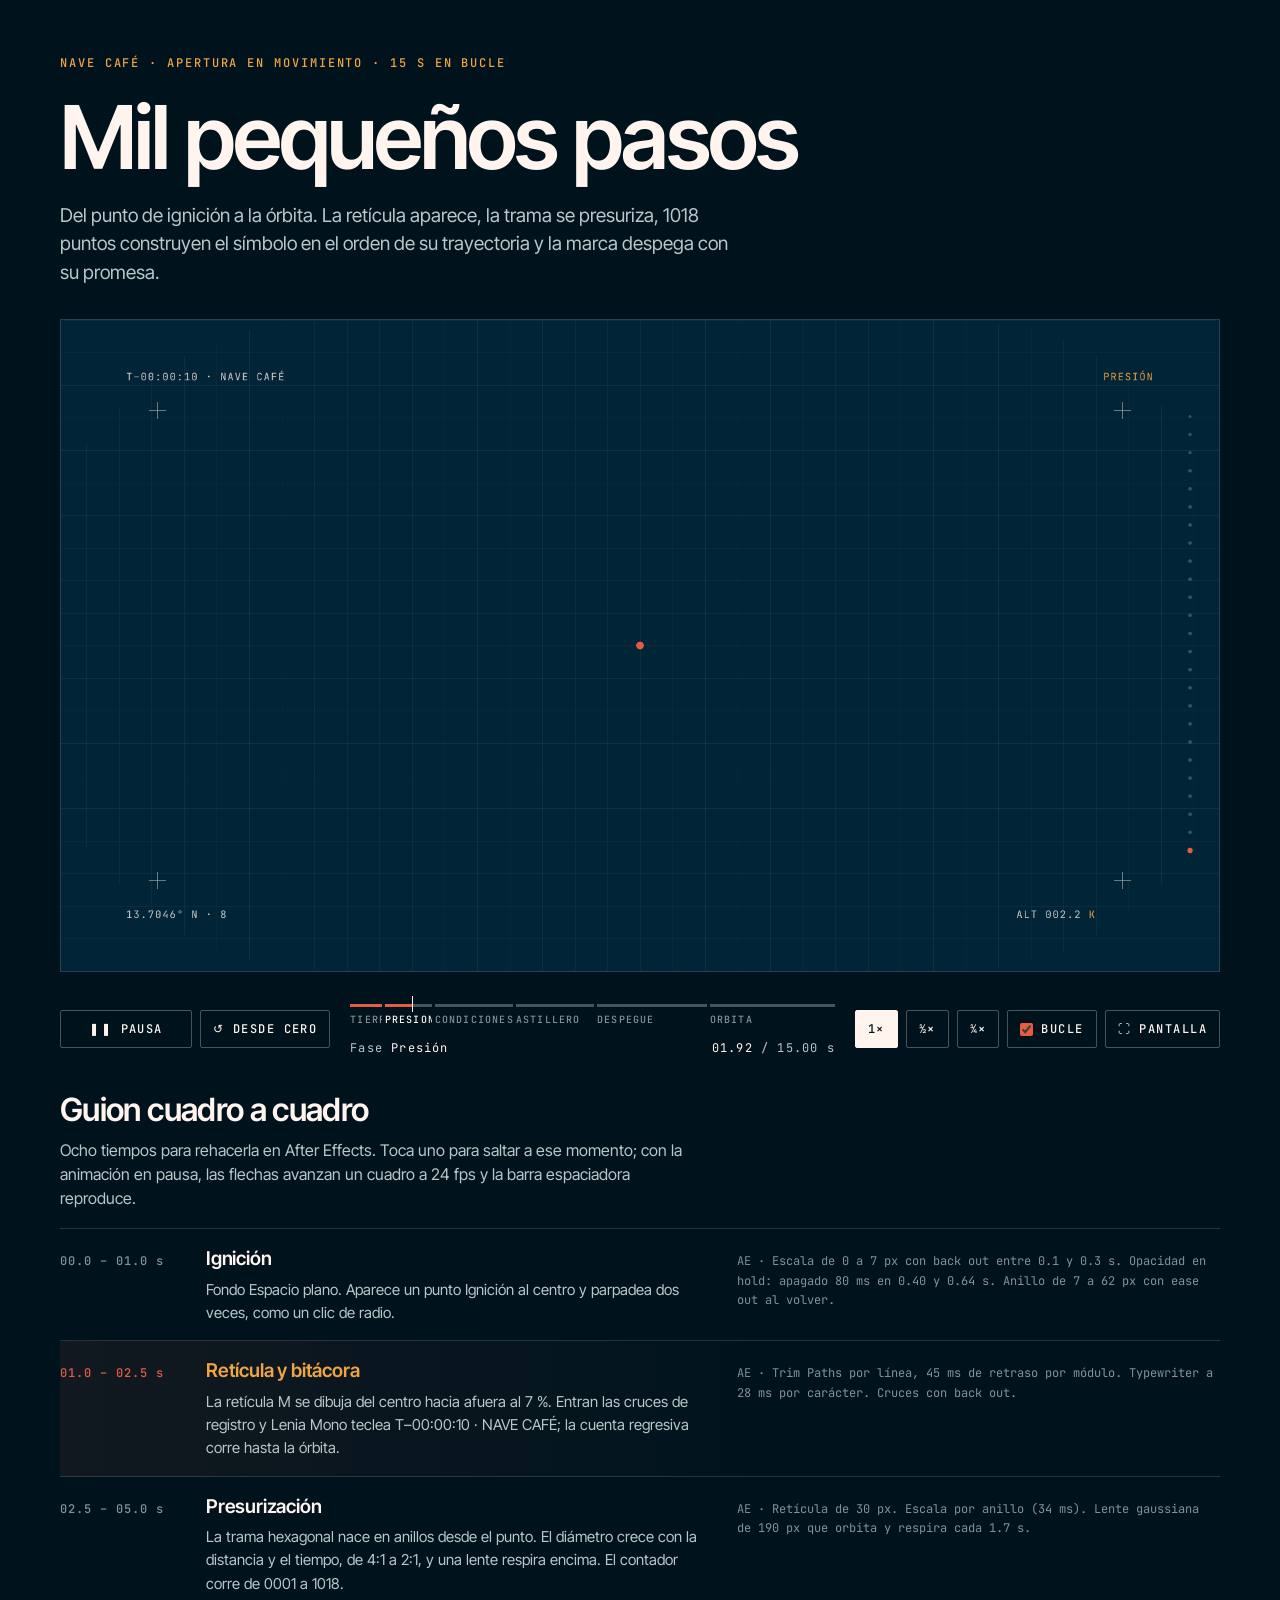
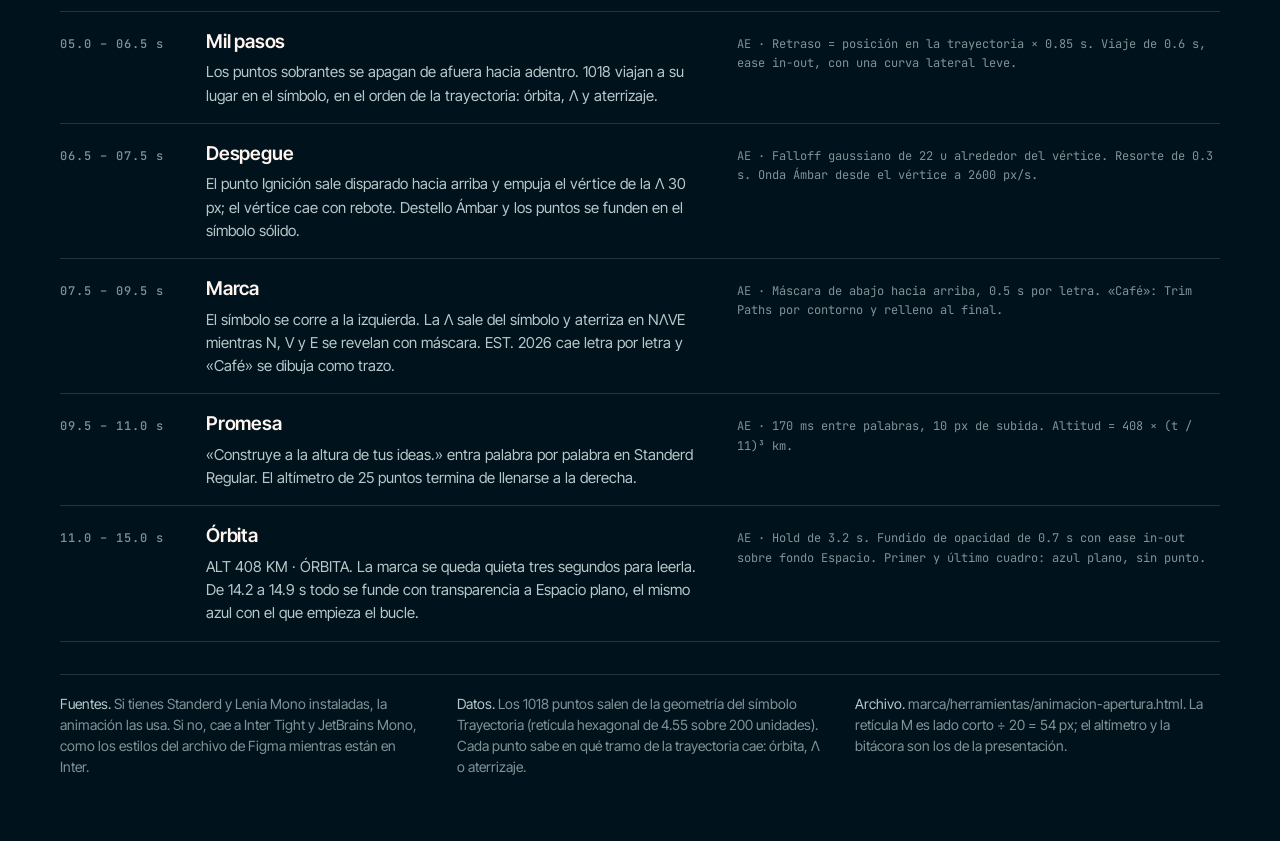
<file: marca/herramientas/animacion-apertura.html>
<!doctype html><html lang="es"><head><meta charset="utf-8"><meta name="viewport" content="width=device-width,initial-scale=1,viewport-fit=cover"><style>[hidden]{display:none!important}body{margin:0}</style></head><body>
<title>Mil pequeños pasos</title>
<link rel="preconnect" href="https://fonts.googleapis.com">
<link rel="preconnect" href="https://fonts.gstatic.com" crossorigin>
<link rel="stylesheet" href="https://fonts.googleapis.com/css2?family=Inter+Tight:wght@400;500;600;700&family=JetBrains+Mono:wght@400;500;700&display=swap">
<style>
/* Standerd y Lenia Mono se usan si están instaladas en el equipo; no se incrustan (licencia). */
@font-face{font-family:"Standerd Nave";src:local("Standerd Regular"),local("Standerd-Regular"),local("Standerd"),local("StanderdVF");font-weight:100 900;font-style:normal}
/* Escenario 16:9 arriba, transporte y línea de tiempo por fases debajo, guion cuadro a cuadro al final. Un solo mundo: noche y espacio. */
:root{
  --noche:#00131D; --espacio:#012436; --crema:#FFF5EE; --niebla:#D7E1E2; --acero:#798E91;
  --ign:#E55C41; --ambar:#EFA441;
  --bg:var(--noche); --fg:var(--crema); --sub:#B9C7C9; --tenue:#7F9496; --linea:rgba(215,225,226,.16); --linea-2:rgba(215,225,226,.32);
  --f-sans:"Standerd Nave","Standerd","Inter Tight","Helvetica Neue",Arial,sans-serif;
  --f-mono:"Lenia Mono","JetBrains Mono",ui-monospace,SFMono-Regular,Menlo,monospace;
  --wg:400;
  color-scheme:dark;
}
*,*::before,*::after{box-sizing:border-box;font-variation-settings:"wght" var(--wg)}
html,body{background:var(--bg);color:var(--fg)}
body{font:var(--wg) 16px/1.5 var(--f-sans);-webkit-font-smoothing:antialiased}
.wrap{max-width:1240px;margin:0 auto;padding-inline:clamp(16px,4vw,40px);padding-block:clamp(28px,5vw,56px) 64px;display:grid;gap:clamp(20px,3vw,32px)}
.eyebrow{font:500 12px/1.2 var(--f-mono);letter-spacing:.16em;text-transform:uppercase;color:var(--ambar);margin:0}
h1{font-family:var(--f-sans);font-weight:600;--wg:600;font-size:clamp(40px,7vw,88px);line-height:.95;letter-spacing:-.035em;margin:.25em 0 .2em;text-wrap:balance}
.lede{max-width:62ch;margin:0;color:var(--sub);font-size:clamp(16px,1.6vw,19px);text-wrap:pretty}
header{display:grid;gap:4px}

.stage{margin:0;position:relative;background:var(--espacio);border:1px solid var(--linea)}
.stage canvas{display:block;width:100%;height:auto;aspect-ratio:16/9}
.stage:fullscreen{display:grid;place-items:center;border:0;background:var(--espacio)}
.stage:fullscreen canvas{max-height:100vh;width:auto;max-width:100vw}

.transporte{display:grid;grid-template-columns:auto 1fr auto;gap:14px 20px;align-items:center}
.botones,.opciones{display:flex;gap:8px;align-items:center;flex-wrap:wrap}
button,.chk{font:500 12px/1 var(--f-mono);letter-spacing:.12em;text-transform:uppercase;color:var(--fg);background:transparent;border:1px solid var(--linea-2);border-radius:2px;padding:10px 12px;cursor:pointer;display:inline-flex;align-items:center;gap:8px;min-height:38px}
button:hover{border-color:var(--crema)}
button:focus-visible,input:focus-visible,.chk:focus-within{outline:2px solid var(--ambar);outline-offset:2px}
button[aria-pressed="true"]{background:var(--crema);color:var(--noche);border-color:var(--crema)}
#play{min-width:132px;justify-content:center}
.chk input{accent-color:var(--ign);margin:0}

.tiempo{display:grid;gap:8px;min-width:0}
.pista{position:relative;height:30px}
.fases{position:absolute;inset:0;display:flex;gap:3px}
.fase{position:relative;height:100%;border-top:3px solid var(--linea-2);min-width:0}
.fase span{position:absolute;left:0;top:8px;font:500 10px/1 var(--f-mono);letter-spacing:.12em;color:var(--tenue);white-space:nowrap;overflow:hidden;text-overflow:clip;max-width:100%}
.fase.on span{color:var(--crema)}
.fase i{position:absolute;left:0;top:-3px;height:3px;background:var(--ign);width:0}
#scrub{position:absolute;inset:-6px 0 0;width:100%;height:36px;margin:0;opacity:0;cursor:pointer}
.cabezal{position:absolute;top:-8px;width:1px;height:16px;background:var(--crema);pointer-events:none}
.lectura{display:flex;justify-content:space-between;gap:12px;font:500 12px/1 var(--f-mono);letter-spacing:.1em;color:var(--sub);font-variant-numeric:tabular-nums}
.lectura b{color:var(--crema);font-weight:500}

.guion h2{font-weight:600;--wg:600;font-size:clamp(24px,3vw,32px);letter-spacing:-.02em;margin:0 0 4px}
.guion > p{margin:0 0 18px;color:var(--sub);max-width:70ch}
.guion ol{list-style:none;margin:0;padding:0;border-top:1px solid var(--linea)}
.guion li{border-bottom:1px solid var(--linea)}
.guion li button{all:unset;box-sizing:border-box;cursor:pointer;width:100%;display:grid;grid-template-columns:118px minmax(0,1.05fr) minmax(0,1fr);gap:8px 28px;padding:16px 4px 16px 0;align-items:baseline}
.guion li button:focus-visible{outline:2px solid var(--ambar);outline-offset:-2px}
.tc{font:500 12px/1.4 var(--f-mono);letter-spacing:.08em;color:var(--tenue);font-variant-numeric:tabular-nums}
.que{display:grid;gap:4px;min-width:0}
.que strong{font-weight:600;--wg:600;font-size:19px;letter-spacing:-.01em}
.que span{color:var(--sub);font-size:15px;line-height:1.55}
.ae{font:400 12px/1.6 var(--f-mono);color:var(--tenue);min-width:0}
.ae::before{content:"AE · ";color:var(--acero)}
.guion li[aria-current="step"] .tc{color:var(--ign)}
.guion li[aria-current="step"] .que strong{color:var(--ambar)}
.guion li[aria-current="step"]{background:linear-gradient(90deg,rgba(229,92,65,.08),transparent 60%)}

footer{display:grid;grid-template-columns:repeat(auto-fit,minmax(min(100%,300px),1fr));gap:12px 32px;font-size:14px;color:var(--tenue);border-top:1px solid var(--linea);padding-top:18px}
footer p{margin:0;max-width:60ch}
footer b{color:var(--sub);font-weight:500}

@media (max-width:820px){
  .transporte{grid-template-columns:1fr}
  .guion li button{grid-template-columns:1fr;gap:6px}
  .fase span{font-size:8px;letter-spacing:.06em}
}
</style>

<main class="wrap">
  <header>
    <p class="eyebrow">Nave Café · Apertura en movimiento · 15 s en bucle</p>
    <h1>Mil pequeños pasos</h1>
    <p class="lede">Del punto de ignición a la órbita. La retícula aparece, la trama se presuriza, 1018 puntos construyen el símbolo en el orden de su trayectoria y la marca despega con su promesa.</p>
  </header>

  <figure class="stage" id="stage">
    <canvas id="cv" width="1920" height="1080" role="img" aria-label="Animación de apertura de Nave Café: un punto naranja parpadea, aparece una retícula, una trama de puntos se presuriza, mil dieciocho puntos forman el símbolo y se revela el logotipo NΛVE Café con la frase Construye a la altura de tus ideas."></canvas>
  </figure>

  <div class="transporte">
    <div class="botones">
      <button id="play" type="button" aria-pressed="false">❚❚ Pausa</button>
      <button id="reset" type="button">↺ Desde cero</button>
    </div>
    <div class="tiempo">
      <div class="pista">
        <div class="fases" id="fases"></div>
        <div class="cabezal" id="cabezal"></div>
        <input id="scrub" type="range" min="0" max="15000" step="1" value="0" aria-label="Posición en la animación, en milisegundos">
      </div>
      <div class="lectura"><span>Fase <b id="faseNom">Tierra</b></span><span><b id="reloj">00.00</b> / 15.00 s</span></div>
    </div>
    <div class="opciones">
      <button type="button" class="vel" data-v="1" aria-pressed="true">1×</button>
      <button type="button" class="vel" data-v="0.5" aria-pressed="false">½×</button>
      <button type="button" class="vel" data-v="0.25" aria-pressed="false">¼×</button>
      <label class="chk" for="bucle"><input id="bucle" type="checkbox" checked> Bucle</label>
      <button id="full" type="button">⛶ Pantalla</button>
    </div>
  </div>

  <section class="guion" aria-labelledby="guionT">
    <h2 id="guionT">Guion cuadro a cuadro</h2>
    <p>Ocho tiempos para rehacerla en After Effects. Toca uno para saltar a ese momento; con la animación en pausa, las flechas avanzan un cuadro a 24 fps y la barra espaciadora reproduce.</p>
    <ol id="beats"></ol>
  </section>

  <footer>
    <p><b>Fuentes.</b> Si tienes Standerd y Lenia Mono instaladas, la animación las usa. Si no, cae a Inter Tight y JetBrains Mono, como los estilos del archivo de Figma mientras están en Inter.</p>
    <p><b>Datos.</b> Los 1018 puntos salen de la geometría del símbolo Trayectoria (retícula hexagonal de 4.55 sobre 200 unidades). Cada punto sabe en qué tramo de la trayectoria cae: órbita, Λ o aterrizaje.</p>
    <p><b>Archivo.</b> marca/herramientas/animacion-apertura.html. La retícula M es lado corto ÷ 20 = 54 px; el altímetro y la bitácora son los de la presentación.</p>
  </footer>
</main>

<script>
(() => {
const PTS = [84.17,1.97,0.2486,88.72,1.97,0.2424,93.27,1.97,0.2367,97.82,1.97,0.2304,102.37,1.97,0.2246,106.92,1.97,0.2183,111.47,1.97,0.212,116.02,1.97,0.2064,68.25,5.91,0.2703,72.8,5.91,0.2643,77.35,5.91,0.2587,81.9,5.91,0.2525,86.45,5.91,0.2461,91.0,5.91,0.2401,95.55,5.91,0.2336,100.1,5.91,0.2275,104.65,5.91,0.2209,109.2,5.91,0.2148,113.75,5.91,0.2084,118.3,5.91,0.2025,122.85,5.91,0.1962,127.4,5.91,0.1901,131.95,5.91,0.1847,56.87,9.85,0.2859,61.42,9.85,0.2807,65.97,9.85,0.275,70.52,9.85,0.2689,75.07,9.85,0.2631,79.62,9.85,0.2567,84.17,9.85,0.2505,88.72,9.85,0.2439,93.27,9.85,0.2374,97.82,9.85,0.2307,102.37,9.85,0.2242,106.92,9.85,0.2174,111.47,9.85,0.211,116.02,9.85,0.2044,120.57,9.85,0.1982,125.12,9.85,0.1918,129.67,9.85,0.1857,134.22,9.85,0.18,138.77,9.85,0.1741,50.05,13.79,0.2966,54.6,13.79,0.2911,59.15,13.79,0.2855,63.7,13.79,0.28,68.25,13.79,0.2738,72.8,13.79,0.2677,77.35,13.79,0.2613,81.9,13.79,0.2548,86.45,13.79,0.248,91.0,13.79,0.2412,95.55,13.79,0.2343,100.1,13.79,0.2274,104.65,13.79,0.2205,109.2,13.79,0.2136,113.75,13.79,0.2068,118.3,13.79,0.2001,122.85,13.79,0.1936,127.4,13.79,0.1871,131.95,13.79,0.1811,136.5,13.79,0.175,141.05,13.79,0.1691,145.6,13.79,0.1639,150.15,13.79,0.1585,43.22,17.73,0.3066,47.77,17.73,0.302,52.32,17.73,0.2966,56.87,17.73,0.2909,61.42,17.73,0.285,65.97,17.73,0.279,70.52,17.73,0.2727,75.07,17.73,0.2662,79.62,17.73,0.2594,84.17,17.73,0.2525,88.72,17.73,0.2454,93.27,17.73,0.2383,97.82,17.73,0.231,102.37,17.73,0.2237,106.92,17.73,0.2166,111.47,17.73,0.2093,116.02,17.73,0.2022,120.57,17.73,0.1954,125.12,17.73,0.1886,129.67,17.73,0.1821,134.22,17.73,0.1758,138.77,17.73,0.1697,143.32,17.73,0.1641,147.88,17.73,0.1584,152.43,17.73,0.153,40.95,21.67,0.3122,45.5,21.67,0.3072,50.05,21.67,0.3022,54.6,21.67,0.2965,59.15,21.67,0.2906,63.7,21.67,0.2845,68.25,21.67,0.2781,72.8,21.67,0.2714,77.35,21.67,0.2645,81.9,21.67,0.2573,86.45,21.67,0.2499,91.0,21.67,0.2427,95.55,21.67,0.235,100.1,21.67,0.2273,104.65,21.67,0.2196,109.2,21.67,0.2123,113.75,21.67,0.2048,118.3,21.67,0.1973,122.85,21.67,0.1904,127.4,21.67,0.1834,131.95,21.67,0.1767,136.5,21.67,0.1703,141.05,21.67,0.1641,145.6,21.67,0.1584,150.15,21.67,0.1527,154.7,21.67,0.1474,159.25,21.67,0.1425,34.12,25.61,0.3228,38.67,25.61,0.3181,43.22,25.61,0.3131,47.77,25.61,0.3078,52.32,25.61,0.3023,56.87,25.61,0.2965,61.42,25.61,0.2904,65.97,25.61,0.2838,70.52,25.61,0.2772,75.07,25.61,0.27,79.62,25.61,0.2625,84.17,25.61,0.2553,88.72,25.61,0.2474,93.27,25.61,0.2394,97.82,25.61,0.2313,102.37,25.61,0.2232,106.92,25.61,0.2151,111.47,25.61,0.2077,116.02,25.61,0.1998,120.57,25.61,0.1921,125.12,25.61,0.1847,129.67,25.61,0.1778,134.22,25.61,0.1709,138.77,25.61,0.1645,143.32,25.61,0.1583,147.88,25.61,0.1524,152.43,25.61,0.1468,156.98,25.61,0.1419,161.53,25.61,0.1369,166.08,25.61,0.1323,31.85,29.55,0.3282,36.4,29.55,0.3239,40.95,29.55,0.3192,45.5,29.55,0.314,50.05,29.55,0.3085,54.6,29.55,0.3027,59.15,29.55,0.2965,63.7,29.55,0.2901,68.25,29.55,0.2831,72.8,29.55,0.2757,77.35,29.55,0.2686,81.9,29.55,0.2607,118.3,29.55,0.1939,122.85,29.55,0.1866,127.4,29.55,0.1789,131.95,29.55,0.1715,136.5,29.55,0.1649,141.05,29.55,0.1582,145.6,29.55,0.1522,150.15,29.55,0.1463,154.7,29.55,0.1409,159.25,29.55,0.1357,163.8,29.55,0.1309,168.35,29.55,0.1263,29.58,33.49,0.3344,34.12,33.49,0.33,38.67,33.49,0.3253,43.22,33.49,0.3203,47.77,33.49,0.3149,52.32,33.49,0.3092,56.87,33.49,0.3032,61.42,33.49,0.2965,65.97,33.49,0.2899,70.52,33.49,0.2824,129.67,33.49,0.1722,134.22,33.49,0.1653,138.77,33.49,0.1582,143.32,33.49,0.1519,147.88,33.49,0.1456,152.43,33.49,0.1399,156.98,33.49,0.1345,161.53,33.49,0.1295,166.08,33.49,0.125,170.63,33.49,0.1207,22.75,37.43,0.3445,27.3,37.43,0.3406,31.85,37.43,0.3364,36.4,37.43,0.3318,40.95,37.43,0.3268,45.5,37.43,0.3216,50.05,37.43,0.3161,54.6,37.43,0.3098,59.15,37.43,0.3036,63.7,37.43,0.2964,136.5,37.43,0.1581,141.05,37.43,0.1516,145.6,37.43,0.1448,150.15,37.43,0.1389,154.7,37.43,0.1332,159.25,37.43,0.128,163.8,37.43,0.1232,168.35,37.43,0.1186,172.9,37.43,0.1144,177.45,37.43,0.1106,20.48,41.37,0.3501,25.03,41.37,0.3465,29.58,41.37,0.3426,34.12,41.37,0.3382,38.67,41.37,0.3336,43.22,41.37,0.3286,47.77,41.37,0.3229,52.32,41.37,0.3172,56.87,41.37,0.3105,143.32,41.37,0.1441,147.88,41.37,0.1375,152.43,41.37,0.1318,156.98,41.37,0.1264,161.53,41.37,0.1213,166.08,41.37,0.1166,170.63,41.37,0.1123,175.18,41.37,0.1081,179.73,41.37,0.1044,18.2,45.31,0.3564,22.75,45.31,0.353,27.3,45.31,0.3492,31.85,45.31,0.345,36.4,45.31,0.3405,40.95,45.31,0.3356,45.5,45.31,0.3304,50.05,45.31,0.3249,150.15,45.31,0.1303,154.7,45.31,0.1243,159.25,45.31,0.1192,163.8,45.31,0.1144,168.35,45.31,0.1099,172.9,45.31,0.1058,177.45,45.31,0.1021,182.0,45.31,0.0988,15.93,49.26,0.3627,20.48,49.26,0.359,25.03,49.26,0.3556,29.58,49.26,0.3518,34.12,49.26,0.3476,38.67,49.26,0.343,43.22,49.26,0.3381,47.77,49.26,0.3328,152.43,49.26,0.1224,156.98,49.26,0.1171,161.53,49.26,0.1117,166.08,49.26,0.1073,170.63,49.26,0.1031,175.18,49.26,0.0993,179.73,49.26,0.0956,184.28,49.26,0.0924,13.65,53.2,0.3684,18.2,53.2,0.3656,22.75,53.2,0.3623,27.3,53.2,0.3586,31.85,53.2,0.3548,36.4,53.2,0.3506,40.95,53.2,0.346,159.25,53.2,0.1092,163.8,53.2,0.1045,168.35,53.2,0.1002,172.9,53.2,0.0963,177.45,53.2,0.0927,182.0,53.2,0.0895,186.55,53.2,0.0864,11.38,57.14,0.3747,15.93,57.14,0.3717,20.48,57.14,0.3688,25.03,57.14,0.3656,29.58,57.14,0.3619,34.12,57.14,0.3579,38.67,57.14,0.3534,161.53,57.14,0.1013,166.08,57.14,0.0969,170.63,57.14,0.0929,175.18,57.14,0.0894,179.73,57.14,0.0862,184.28,57.14,0.083,188.83,57.14,0.0804,9.1,61.08,0.3804,13.65,61.08,0.3782,18.2,61.08,0.3755,22.75,61.08,0.3725,27.3,61.08,0.3692,31.85,61.08,0.3655,36.4,61.08,0.3615,163.8,61.08,0.0932,168.35,61.08,0.0892,172.9,61.08,0.0857,177.45,61.08,0.0825,182.0,61.08,0.0795,186.55,61.08,0.077,191.1,61.08,0.0742,6.82,65.02,0.3866,11.38,65.02,0.3843,15.93,65.02,0.382,20.48,65.02,0.3793,25.03,65.02,0.3765,29.58,65.02,0.3732,34.12,65.02,0.3696,166.08,65.02,0.0851,170.63,65.02,0.0816,175.18,65.02,0.0786,179.73,65.02,0.0756,184.28,65.02,0.0731,188.83,65.02,0.0705,193.38,65.02,0.0686,9.1,68.96,0.3905,13.65,68.96,0.3886,18.2,68.96,0.3861,22.75,68.96,0.3835,27.3,68.96,0.3809,31.85,68.96,0.3777,95.55,68.96,0.6667,100.1,68.96,0.6667,104.65,68.96,0.6667,168.35,68.96,0.0771,172.9,68.96,0.0743,177.45,68.96,0.0714,182.0,68.96,0.0689,186.55,68.96,0.0665,191.1,68.96,0.0647,6.82,72.9,0.3968,11.38,72.9,0.3947,15.93,72.9,0.3928,20.48,72.9,0.3906,25.03,72.9,0.3881,29.58,72.9,0.3856,93.27,72.9,0.6667,97.82,72.9,0.6667,102.37,72.9,0.6667,106.92,72.9,0.6667,170.63,72.9,0.0697,175.18,72.9,0.0668,179.73,72.9,0.0643,184.28,72.9,0.0622,188.83,72.9,0.0604,193.38,72.9,0.0584,4.55,76.84,0.4023,9.1,76.84,0.4011,13.65,76.84,0.3993,18.2,76.84,0.3975,22.75,76.84,0.3955,27.3,76.84,0.3935,86.45,76.84,0.6585,91.0,76.84,0.6634,95.55,76.84,0.6667,100.1,76.84,0.6667,104.65,76.84,0.6667,109.2,76.84,0.6702,113.75,76.84,0.6751,168.35,76.84,0.064,172.9,76.84,0.0618,177.45,76.84,0.0594,182.0,76.84,0.0575,186.55,76.84,0.0557,191.1,76.84,0.054,195.65,76.84,0.0523,2.27,80.78,0.4083,6.82,80.78,0.4069,11.38,80.78,0.4058,15.93,80.78,0.4042,20.48,80.78,0.4027,25.03,80.78,0.4007,29.58,80.78,0.3989,84.17,80.78,0.6518,88.72,80.78,0.6567,93.27,80.78,0.6616,97.82,80.78,0.6665,102.37,80.78,0.6671,106.92,80.78,0.672,111.47,80.78,0.6769,116.02,80.78,0.6818,170.63,80.78,0.0565,175.18,80.78,0.0542,179.73,80.78,0.0525,184.28,80.78,0.0508,188.83,80.78,0.0493,193.38,80.78,0.0478,197.93,80.78,0.047,4.55,84.72,0.413,9.1,84.72,0.4118,13.65,84.72,0.4107,18.2,84.72,0.4094,22.75,84.72,0.4081,27.3,84.72,0.4067,81.9,84.72,0.6451,86.45,84.72,0.65,91.0,84.72,0.6549,95.55,84.72,0.6598,100.1,84.72,0.6689,104.65,84.72,0.6738,109.2,84.72,0.6787,113.75,84.72,0.6836,118.3,84.72,0.6885,172.9,84.72,0.0486,177.45,84.72,0.0468,182.0,84.72,0.0455,186.55,84.72,0.0443,191.1,84.72,0.0432,195.65,84.72,0.0423,2.27,88.66,0.4188,6.82,88.66,0.4179,11.38,88.66,0.417,15.93,88.66,0.4161,20.48,88.66,0.4152,25.03,88.66,0.4138,75.07,88.66,0.6335,79.62,88.66,0.6384,84.17,88.66,0.6433,88.72,88.66,0.6482,93.27,88.66,0.6531,97.82,88.66,0.658,102.37,88.66,0.6756,106.92,88.66,0.6805,111.47,88.66,0.6854,116.02,88.66,0.6903,120.57,88.66,0.6952,125.12,88.66,0.7002,175.18,88.66,0.041,179.73,88.66,0.04,184.28,88.66,0.0389,188.83,88.66,0.0381,193.38,88.66,0.0373,197.93,88.66,0.0364,4.55,92.6,0.4234,9.1,92.6,0.4232,13.65,92.6,0.4225,18.2,92.6,0.4218,22.75,92.6,0.4212,27.3,92.6,0.4205,72.8,92.6,0.6268,77.35,92.6,0.6317,81.9,92.6,0.6366,86.45,92.6,0.6415,91.0,92.6,0.6464,95.55,92.6,0.6513,100.1,92.6,0.6774,104.65,92.6,0.6823,109.2,92.6,0.6872,113.75,92.6,0.6921,118.3,92.6,0.697,122.85,92.6,0.702,127.4,92.6,0.7069,172.9,92.6,0.0349,177.45,92.6,0.0337,182.0,92.6,0.0331,186.55,92.6,0.0325,191.1,92.6,0.032,195.65,92.6,0.0314,2.27,96.54,0.429,6.82,96.54,0.4288,11.38,96.54,0.4286,15.93,96.54,0.4284,20.48,96.54,0.4281,25.03,96.54,0.4279,70.52,96.54,0.6201,75.07,96.54,0.625,79.62,96.54,0.6299,84.17,96.54,0.6348,88.72,96.54,0.6397,93.27,96.54,0.6446,97.82,96.54,0.6495,102.37,96.54,0.6841,106.92,96.54,0.689,111.47,96.54,0.6939,116.02,96.54,0.6988,120.57,96.54,0.7038,125.12,96.54,0.7087,129.67,96.54,0.7136,175.18,96.54,0.0275,179.73,96.54,0.0271,184.28,96.54,0.0268,188.83,96.54,0.0264,193.38,96.54,0.026,197.93,96.54,0.0259,4.55,100.48,0.4344,9.1,100.48,0.4344,13.65,100.48,0.4345,18.2,100.48,0.4345,22.75,100.48,0.4345,27.3,100.48,0.4345,63.7,100.48,0.6084,68.25,100.48,0.6134,72.8,100.48,0.6183,77.35,100.48,0.6232,81.9,100.48,0.6281,86.45,100.48,0.633,91.0,100.48,0.6379,95.55,100.48,0.6428,100.1,100.48,0.6859,104.65,100.48,0.6908,109.2,100.48,0.6957,113.75,100.48,0.7006,118.3,100.48,0.7055,122.85,100.48,0.7105,127.4,100.48,0.7154,131.95,100.48,0.7203,136.5,100.48,0.7252,172.9,100.48,0.0203,177.45,100.48,0.0204,182.0,100.48,0.0205,186.55,100.48,0.0206,191.1,100.48,0.0207,195.65,100.48,0.0208,2.27,104.42,0.4398,6.82,104.42,0.4401,11.38,104.42,0.4403,15.93,104.42,0.4407,20.48,104.42,0.4411,25.03,104.42,0.4416,61.42,104.42,0.6017,65.97,104.42,0.6067,70.52,104.42,0.6116,75.07,104.42,0.6165,79.62,104.42,0.6214,84.17,104.42,0.6263,88.72,104.42,0.6312,93.27,104.42,0.6361,97.82,104.42,0.641,102.37,104.42,0.6926,106.92,104.42,0.6975,111.47,104.42,0.7024,116.02,104.42,0.7073,120.57,104.42,0.7123,125.12,104.42,0.7172,129.67,104.42,0.7221,134.22,104.42,0.727,138.77,104.42,0.7319,179.73,104.42,0.0141,184.28,104.42,0.0145,188.83,104.42,0.0148,193.38,104.42,0.0151,197.93,104.42,0.0155,4.55,108.36,0.445,9.1,108.36,0.4457,13.65,108.36,0.4464,18.2,108.36,0.4471,22.75,108.36,0.4478,27.3,108.36,0.4485,59.15,108.36,0.595,63.7,108.36,0.5999,68.25,108.36,0.6049,72.8,108.36,0.6098,77.35,108.36,0.6147,81.9,108.36,0.6196,86.45,108.36,0.6245,91.0,108.36,0.6294,109.2,108.36,0.7042,113.75,108.36,0.7091,118.3,108.36,0.7141,122.85,108.36,0.719,127.4,108.36,0.7239,131.95,108.36,0.7288,136.5,108.36,0.7337,141.05,108.36,0.7386,182.0,108.36,0.0079,186.55,108.36,0.0087,191.1,108.36,0.0092,195.65,108.36,0.0098,2.27,112.3,0.45,6.82,112.3,0.4509,11.38,112.3,0.4519,15.93,112.3,0.4528,20.48,112.3,0.454,25.03,112.3,0.4551,52.32,112.3,0.5834,56.87,112.3,0.5883,61.42,112.3,0.5932,65.97,112.3,0.5981,70.52,112.3,0.6031,75.07,112.3,0.608,79.62,112.3,0.6129,84.17,112.3,0.6178,88.72,112.3,0.6227,111.47,112.3,0.7109,116.02,112.3,0.7159,120.57,112.3,0.7208,125.12,112.3,0.7257,129.67,112.3,0.7306,134.22,112.3,0.7355,138.77,112.3,0.7404,143.32,112.3,0.7453,147.88,112.3,0.7502,184.28,112.3,0.0023,188.83,112.3,0.0033,193.38,112.3,0.0043,197.93,112.3,0.0047,4.55,116.24,0.4559,9.1,116.24,0.457,13.65,116.24,0.4581,18.2,116.24,0.4595,22.75,116.24,0.4608,27.3,116.24,0.4628,50.05,116.24,0.5767,54.6,116.24,0.5816,59.15,116.24,0.5865,63.7,116.24,0.5914,68.25,116.24,0.5963,72.8,116.24,0.6013,77.35,116.24,0.6062,81.9,116.24,0.6111,113.75,116.24,0.7177,118.3,116.24,0.7226,122.85,116.24,0.7275,127.4,116.24,0.7324,131.95,116.24,0.7373,136.5,116.24,0.7422,141.05,116.24,0.7471,145.6,116.24,0.752,150.15,116.24,0.7569,191.1,116.24,0.0,195.65,116.24,0.0,2.27,120.18,0.4606,6.82,120.18,0.4619,11.38,120.18,0.4631,15.93,120.18,0.4647,20.48,120.18,0.4663,25.03,120.18,0.4683,29.58,120.18,0.4701,43.22,120.18,0.5651,47.77,120.18,0.57,52.32,120.18,0.5749,56.87,120.18,0.5798,61.42,120.18,0.5847,65.97,120.18,0.5896,70.52,120.18,0.5946,75.07,120.18,0.5995,79.62,120.18,0.6044,120.57,120.18,0.7293,125.12,120.18,0.7342,129.67,120.18,0.7391,134.22,120.18,0.744,138.77,120.18,0.7489,143.32,120.18,0.7538,147.88,120.18,0.7587,152.43,120.18,0.7636,156.98,120.18,0.7686,193.38,120.18,0.0,197.93,120.18,0.0,4.55,124.12,0.4664,9.1,124.12,0.4677,13.65,124.12,0.4695,18.2,124.12,0.4714,22.75,124.12,0.4734,27.3,124.12,0.4759,31.85,124.12,0.4782,40.95,124.12,0.5584,45.5,124.12,0.5633,50.05,124.12,0.5682,54.6,124.12,0.5731,59.15,124.12,0.578,63.7,124.12,0.5829,68.25,124.12,0.5878,72.8,124.12,0.5928,77.35,124.12,0.5977,122.85,124.12,0.736,127.4,124.12,0.7409,131.95,124.12,0.7458,136.5,124.12,0.7507,141.05,124.12,0.7556,145.6,124.12,0.7605,150.15,124.12,0.7654,154.7,124.12,0.7704,159.25,124.12,0.7753,195.65,124.12,0.0,6.82,128.06,0.472,11.38,128.06,0.4741,15.93,128.06,0.476,20.48,128.06,0.4782,25.03,128.06,0.4808,29.58,128.06,0.4833,38.67,128.06,0.5517,43.22,128.06,0.5566,47.77,128.06,0.5615,52.32,128.06,0.5664,56.87,128.06,0.5713,61.42,128.06,0.5762,65.97,128.06,0.5811,70.52,128.06,0.586,129.67,128.06,0.7476,134.22,128.06,0.7525,138.77,128.06,0.7574,143.32,128.06,0.7623,147.88,128.06,0.7672,152.43,128.06,0.7722,156.98,128.06,0.7771,161.53,128.06,0.782,9.1,132.0,0.4783,13.65,132.0,0.4802,18.2,132.0,0.4827,22.75,132.0,0.4853,27.3,132.0,0.4883,31.85,132.0,0.4912,36.4,132.0,0.545,40.95,132.0,0.5499,45.5,132.0,0.5548,50.05,132.0,0.5597,54.6,132.0,0.5646,59.15,132.0,0.5695,63.7,132.0,0.5744,68.25,132.0,0.5793,131.95,132.0,0.7543,136.5,132.0,0.7592,141.05,132.0,0.7641,145.6,132.0,0.769,150.15,132.0,0.7739,154.7,132.0,0.7789,159.25,132.0,0.7838,163.8,132.0,0.7887,168.35,132.0,0.7936,6.82,135.94,0.4821,11.38,135.94,0.4841,15.93,135.94,0.4868,20.48,135.94,0.4894,25.03,135.94,0.4925,29.58,135.94,0.4956,34.12,135.94,0.5383,38.67,135.94,0.5432,43.22,135.94,0.5481,47.77,135.94,0.553,52.32,135.94,0.5579,56.87,135.94,0.5628,61.42,135.94,0.5677,65.97,135.94,0.5726,134.22,135.94,0.761,138.77,135.94,0.7659,143.32,135.94,0.7708,147.88,135.94,0.7757,152.43,135.94,0.7807,156.98,135.94,0.7856,161.53,135.94,0.7905,166.08,135.94,0.7954,170.63,135.94,0.8003,9.1,139.88,0.488,13.65,139.88,0.4906,18.2,139.88,0.4932,22.75,139.88,0.4963,27.3,139.88,0.4996,31.85,139.88,0.5032,36.4,139.88,0.5365,40.95,139.88,0.5414,45.5,139.88,0.5463,50.05,139.88,0.5512,54.6,139.88,0.5561,59.15,139.88,0.561,141.05,139.88,0.7726,145.6,139.88,0.7775,150.15,139.88,0.7825,154.7,139.88,0.7874,159.25,139.88,0.7923,163.8,139.88,0.7972,168.35,139.88,0.8021,172.9,139.88,0.807,11.38,143.83,0.4939,15.93,143.83,0.4966,20.48,143.83,0.4999,25.03,143.83,0.5032,29.58,143.83,0.5068,34.12,143.83,0.5297,38.67,143.83,0.5347,43.22,143.83,0.5396,47.77,143.83,0.5445,52.32,143.83,0.5494,56.87,143.83,0.5543,143.32,143.83,0.7793,147.88,143.83,0.7843,152.43,143.83,0.7892,156.98,143.83,0.7941,161.53,143.83,0.799,166.08,143.83,0.8039,170.63,143.83,0.8088,175.18,143.83,0.8137,179.73,143.83,0.8152,13.65,147.77,0.5002,18.2,147.77,0.5031,22.75,147.77,0.5064,27.3,147.77,0.51,31.85,147.77,0.523,36.4,147.77,0.5279,40.95,147.77,0.5329,45.5,147.77,0.5378,50.05,147.77,0.5427,54.6,147.77,0.5476,145.6,147.77,0.7861,150.15,147.77,0.791,154.7,147.77,0.7959,159.25,147.77,0.8008,163.8,147.77,0.8057,168.35,147.77,0.8106,172.9,147.77,0.8152,177.45,147.77,0.8152,182.0,147.77,0.8152,15.93,151.71,0.5059,20.48,151.71,0.5096,25.03,151.71,0.5131,29.58,151.71,0.5169,34.12,151.71,0.5212,38.67,151.71,0.5261,43.22,151.71,0.5311,47.77,151.71,0.536,152.43,151.71,0.7977,156.98,151.71,0.8026,161.53,151.71,0.8075,166.08,151.71,0.8124,170.63,151.71,0.8152,175.18,151.71,0.8152,179.73,151.71,0.8152,184.28,151.71,0.8152,18.2,155.65,0.5122,22.75,155.65,0.5156,27.3,155.65,0.5182,31.85,155.65,0.5182,36.4,155.65,0.5194,40.95,155.65,0.5244,45.5,155.65,0.5293,150.15,155.65,0.8407,154.7,155.65,0.8349,159.25,155.65,0.8297,163.8,155.65,0.8249,168.35,155.65,0.8205,172.9,155.65,0.8164,177.45,155.65,0.8152,182.0,155.65,0.8152,20.48,159.59,0.5182,25.03,159.59,0.5182,29.58,159.59,0.5182,34.12,159.59,0.5182,38.67,159.59,0.5182,143.32,159.59,0.8544,147.88,159.59,0.8481,152.43,159.59,0.8422,156.98,159.59,0.8368,161.53,159.59,0.8318,166.08,159.59,0.8271,170.63,159.59,0.8228,175.18,159.59,0.8187,179.73,159.59,0.8152,27.3,163.53,0.5182,31.85,163.53,0.5182,36.4,163.53,0.5182,136.5,163.53,0.8685,141.05,163.53,0.8617,145.6,163.53,0.8552,150.15,163.53,0.8493,154.7,163.53,0.8436,159.25,163.53,0.8384,163.8,163.53,0.8336,168.35,163.53,0.8291,172.9,163.53,0.8248,29.58,167.47,0.5182,34.12,167.47,0.5182,70.52,167.47,0.9911,129.67,167.47,0.8825,134.22,167.47,0.8754,138.77,167.47,0.8685,143.32,167.47,0.862,147.88,167.47,0.8559,152.43,167.47,0.8502,156.98,167.47,0.8449,161.53,167.47,0.8399,166.08,167.47,0.8352,170.63,167.47,0.8308,68.25,171.41,0.9918,72.8,171.41,0.9848,77.35,171.41,0.9773,81.9,171.41,0.9696,86.45,171.41,0.9617,109.2,171.41,0.9202,113.75,171.41,0.9119,118.3,171.41,0.904,122.85,171.41,0.8963,127.4,171.41,0.8888,131.95,171.41,0.8818,136.5,171.41,0.8749,141.05,171.41,0.8685,145.6,171.41,0.8624,150.15,171.41,0.8566,154.7,171.41,0.8511,159.25,171.41,0.846,163.8,171.41,0.8413,168.35,171.41,0.8368,61.42,175.35,0.9991,65.97,175.35,0.9927,70.52,175.35,0.9859,75.07,175.35,0.9789,79.62,175.35,0.9716,84.17,175.35,0.9641,88.72,175.35,0.9564,93.27,175.35,0.9486,97.82,175.35,0.9407,102.37,175.35,0.9328,106.92,175.35,0.925,111.47,175.35,0.9172,116.02,175.35,0.9095,120.57,175.35,0.902,125.12,175.35,0.8947,129.67,175.35,0.8877,134.22,175.35,0.881,138.77,175.35,0.8746,143.32,175.35,0.8685,147.88,175.35,0.8627,152.43,175.35,0.8571,156.98,175.35,0.852,161.53,175.35,0.8471,59.15,179.29,0.9994,63.7,179.29,0.9933,68.25,179.29,0.987,72.8,179.29,0.9803,77.35,179.29,0.9735,81.9,179.29,0.9664,86.45,179.29,0.9592,91.0,179.29,0.9518,95.55,179.29,0.9443,100.1,179.29,0.9367,104.65,179.29,0.9293,109.2,179.29,0.9218,113.75,179.29,0.9144,118.3,179.29,0.9072,122.85,179.29,0.9001,127.4,179.29,0.8933,131.95,179.29,0.8867,136.5,179.29,0.8803,141.05,179.29,0.8742,145.6,179.29,0.8685,150.15,179.29,0.863,154.7,179.29,0.8577,159.25,179.29,0.8527,56.87,183.23,0.9998,61.42,183.23,0.9939,65.97,183.23,0.9879,70.52,183.23,0.9816,75.07,183.23,0.9752,79.62,183.23,0.9685,84.17,183.23,0.9616,88.72,183.23,0.9546,93.27,183.23,0.9475,97.82,183.23,0.9404,102.37,183.23,0.9332,106.92,183.23,0.926,111.47,183.23,0.919,116.02,183.23,0.912,120.57,183.23,0.9051,125.12,183.23,0.8985,129.67,183.23,0.892,134.22,183.23,0.8858,138.77,183.23,0.8798,143.32,183.23,0.8739,147.88,183.23,0.8684,152.43,183.23,0.8631,54.6,187.17,1.0,59.15,187.17,0.9945,63.7,187.17,0.9888,68.25,187.17,0.9828,72.8,187.17,0.9767,77.35,187.17,0.9703,81.9,187.17,0.9638,86.45,187.17,0.9572,91.0,187.17,0.9505,95.55,187.17,0.9437,100.1,187.17,0.9368,104.65,187.17,0.93,109.2,187.17,0.9231,113.75,187.17,0.9164,118.3,187.17,0.9098,122.85,187.17,0.9033,127.4,187.17,0.8969,131.95,187.17,0.8908,136.5,187.17,0.8849,141.05,187.17,0.8792,145.6,187.17,0.8737,61.42,191.11,0.9895,65.97,191.11,0.9839,70.52,191.11,0.9781,75.07,191.11,0.9721,79.62,191.11,0.9659,84.17,191.11,0.9596,88.72,191.11,0.9531,93.27,191.11,0.9466,97.82,191.11,0.9401,102.37,191.11,0.9336,106.92,191.11,0.927,111.47,191.11,0.9205,116.02,191.11,0.9141,120.57,191.11,0.9078,125.12,191.11,0.9016,129.67,191.11,0.8956,134.22,191.11,0.8898,138.77,191.11,0.8842,72.8,195.05,0.9736,77.35,195.05,0.9677,81.9,195.05,0.9616,86.45,195.05,0.9555,91.0,195.05,0.9493,95.55,195.05,0.943,100.1,195.05,0.9369,104.65,195.05,0.9306,109.2,195.05,0.9243,113.75,195.05,0.9182,118.3,195.05,0.9121,122.85,195.05,0.9061,127.4,195.05,0.9,88.72,198.99,0.9519,93.27,198.99,0.9459,97.82,198.99,0.9399,102.37,198.99,0.9338,106.92,198.99,0.9277,111.47,198.99,0.9217];
const SYM_D = "M30.6,172.0 L30.6,172.0 L100.0,102.6 L100.0,102.6 L100.0,102.6 L100.0,102.6 L100.0,102.6 L100.0,102.6 L100.0,102.6 L100.0,102.6 L100.0,102.6 L100.0,102.6 L100.0,102.6 L100.0,102.6 L100.0,102.6 L100.0,102.6 L100.0,102.6 L100.0,102.6 L100.0,102.6 L149.6,152.2 L149.6,152.2 L149.6,152.2 L149.6,152.2 L149.6,152.2 L149.6,152.2 L149.6,152.2 L149.6,152.2 L149.6,152.2 L149.6,152.2 L149.6,152.2 L149.6,152.2 L149.6,152.2 L149.6,152.2 L149.6,152.2 L149.6,152.2 L149.6,152.2 L148.9,152.9 L148.9,152.9 L146.8,154.7 L146.8,154.7 L144.6,156.5 L144.6,156.5 L142.3,158.2 L142.3,158.2 L140.0,159.9 L140.0,159.9 L137.6,161.4 L137.6,161.4 L135.2,162.8 L135.2,162.8 L132.7,164.2 L132.7,164.2 L130.1,165.4 L130.1,165.4 L127.6,166.5 L127.6,166.5 L124.9,167.5 L124.9,167.5 L122.2,168.5 L122.2,168.5 L119.5,169.3 L119.5,169.3 L116.8,170.0 L116.8,170.0 L114.0,170.6 L114.0,170.6 L111.3,171.1 L111.3,171.1 L108.5,171.5 L108.5,171.5 L105.6,171.8 L105.6,171.8 L102.8,171.9 L102.8,171.9 L100.0,172.0 L100.0,172.0 L97.2,171.9 L97.2,171.9 L94.4,171.8 L94.4,171.8 L91.5,171.5 L91.5,171.5 L88.7,171.1 L88.7,171.1 L86.0,170.6 L86.0,170.6 L83.2,170.0 L83.2,170.0 L80.5,169.3 L80.5,169.3 L77.8,168.5 L77.8,168.5 L75.1,167.5 L75.1,167.5 L72.4,166.5 L72.4,166.5 L70.8,165.8 L70.8,165.8 L70.8,165.8 L50.0,186.6 L50.0,186.6 L50.0,186.6 L51.1,187.2 L51.1,187.2 L54.6,189.1 L54.6,189.1 L58.1,190.8 L58.1,190.8 L61.7,192.4 L61.7,192.4 L65.4,193.8 L65.4,193.8 L69.1,195.1 L69.1,195.1 L72.9,196.2 L72.9,196.2 L76.7,197.2 L76.7,197.2 L80.5,198.1 L80.5,198.1 L84.4,198.8 L84.4,198.8 L88.2,199.3 L88.2,199.3 L92.2,199.7 L92.2,199.7 L96.1,199.9 L96.1,199.9 L100.0,200.0 L100.0,200.0 L103.9,199.9 L103.9,199.9 L107.8,199.7 L107.8,199.7 L111.8,199.3 L111.8,199.3 L115.6,198.8 L115.6,198.8 L119.5,198.1 L119.5,198.1 L123.3,197.2 L123.3,197.2 L127.1,196.2 L127.1,196.2 L130.9,195.1 L130.9,195.1 L134.6,193.8 L134.6,193.8 L138.3,192.4 L138.3,192.4 L141.9,190.8 L141.9,190.8 L145.4,189.1 L145.4,189.1 L148.9,187.2 L148.9,187.2 L152.2,185.3 L152.2,185.3 L155.6,183.1 L155.6,183.1 L158.8,180.9 L158.8,180.9 L161.9,178.5 L161.9,178.5 L164.9,176.0 L164.9,176.0 L167.9,173.4 L167.9,173.4 L169.4,172.0 L170.7,170.7 L170.7,170.7 L173.4,167.9 L173.4,167.9 L176.0,164.9 L176.0,164.9 L178.5,161.9 L178.5,161.9 L180.9,158.8 L180.9,158.8 L183.1,155.6 L183.1,155.6 L185.3,152.2 L185.3,152.2 L186.7,149.7 L186.7,149.7 L186.7,149.7 L165.9,128.9 L100.0,63.0 L100.0,63.0 L100.0,63.0 L34.1,128.9 L34.1,128.9 L34.1,128.9 L34.1,128.9 L34.1,128.9 L34.1,128.9 L34.1,128.9 L34.1,128.9 L34.1,128.9 L34.1,128.9 L34.1,128.9 L34.1,128.9 L34.1,128.9 L34.1,128.9 L34.1,128.9 L34.1,128.9 L34.1,128.9 L34.1,128.9 L34.1,128.9 L34.1,128.9 L34.1,128.9 L33.5,127.6 L33.5,127.6 L32.5,124.9 L32.5,124.9 L31.5,122.2 L31.5,122.2 L30.7,119.5 L30.7,119.5 L30.0,116.8 L30.0,116.8 L29.4,114.0 L29.4,114.0 L28.9,111.3 L28.9,111.3 L28.5,108.5 L28.5,108.5 L28.2,105.6 L28.2,105.6 L28.1,102.8 L28.1,102.8 L28.0,100.0 L28.0,100.0 L28.1,97.2 L28.1,97.2 L28.2,94.4 L28.2,94.4 L28.5,91.5 L28.5,91.5 L28.9,88.7 L28.9,88.7 L29.4,86.0 L29.4,86.0 L30.0,83.2 L30.0,83.2 L30.7,80.5 L30.7,80.5 L31.5,77.8 L31.5,77.8 L32.5,75.1 L32.5,75.1 L33.5,72.4 L33.5,72.4 L34.6,69.9 L34.6,69.9 L35.8,67.3 L35.8,67.3 L37.2,64.8 L37.2,64.8 L38.6,62.4 L38.6,62.4 L40.1,60.0 L40.1,60.0 L41.8,57.7 L41.8,57.7 L43.5,55.4 L43.5,55.4 L45.3,53.2 L45.3,53.2 L47.1,51.1 L47.1,51.1 L49.1,49.1 L49.1,49.1 L51.1,47.1 L51.1,47.1 L53.2,45.3 L53.2,45.3 L55.4,43.5 L55.4,43.5 L57.7,41.8 L57.7,41.8 L60.0,40.1 L60.0,40.1 L62.4,38.6 L62.4,38.6 L64.8,37.2 L64.8,37.2 L67.3,35.8 L67.3,35.8 L69.9,34.6 L69.9,34.6 L72.4,33.5 L72.4,33.5 L75.1,32.5 L75.1,32.5 L77.8,31.5 L77.8,31.5 L80.5,30.7 L80.5,30.7 L83.2,30.0 L83.2,30.0 L86.0,29.4 L86.0,29.4 L88.7,28.9 L88.7,28.9 L91.5,28.5 L91.5,28.5 L94.4,28.2 L94.4,28.2 L97.2,28.1 L97.2,28.1 L100.0,28.0 L100.0,28.0 L102.8,28.1 L102.8,28.1 L105.6,28.2 L105.6,28.2 L108.5,28.5 L108.5,28.5 L111.3,28.9 L111.3,28.9 L114.0,29.4 L114.0,29.4 L116.8,30.0 L116.8,30.0 L119.5,30.7 L119.5,30.7 L122.2,31.5 L122.2,31.5 L124.9,32.5 L124.9,32.5 L127.6,33.5 L127.6,33.5 L130.1,34.6 L130.1,34.6 L132.7,35.8 L132.7,35.8 L135.2,37.2 L135.2,37.2 L137.6,38.6 L137.6,38.6 L140.0,40.1 L140.0,40.1 L142.3,41.8 L142.3,41.8 L144.6,43.5 L144.6,43.5 L146.8,45.3 L146.8,45.3 L148.9,47.1 L148.9,47.1 L150.9,49.1 L150.9,49.1 L152.9,51.1 L152.9,51.1 L154.7,53.2 L154.7,53.2 L156.5,55.4 L156.5,55.4 L158.2,57.7 L158.2,57.7 L159.9,60.0 L159.9,60.0 L161.4,62.4 L161.4,62.4 L162.8,64.8 L162.8,64.8 L164.2,67.3 L164.2,67.3 L165.4,69.9 L165.4,69.9 L166.5,72.4 L166.5,72.4 L167.5,75.1 L167.5,75.1 L168.5,77.8 L168.5,77.8 L169.3,80.5 L169.3,80.5 L170.0,83.2 L170.0,83.2 L170.6,86.0 L170.6,86.0 L171.1,88.7 L171.1,88.7 L171.5,91.5 L171.5,91.5 L171.8,94.4 L171.8,94.4 L171.9,97.2 L171.9,97.2 L172.0,100.0 L172.0,100.0 L172.0,101.0 L172.0,101.0 L172.0,101.0 L196.6,125.7 L196.6,125.7 L196.6,125.7 L197.2,123.3 L197.2,123.3 L198.1,119.5 L198.1,119.5 L198.8,115.6 L198.8,115.6 L199.3,111.8 L199.3,111.8 L199.7,107.8 L199.7,107.8 L199.9,103.9 L199.9,103.9 L200.0,100.0 L200.0,100.0 L199.9,96.1 L199.9,96.1 L199.7,92.2 L199.7,92.2 L199.3,88.2 L199.3,88.2 L198.8,84.4 L198.8,84.4 L198.1,80.5 L198.1,80.5 L197.2,76.7 L197.2,76.7 L196.2,72.9 L196.2,72.9 L195.1,69.1 L195.1,69.1 L193.8,65.4 L193.8,65.4 L192.4,61.7 L192.4,61.7 L190.8,58.1 L190.8,58.1 L189.1,54.6 L189.1,54.6 L187.2,51.1 L187.2,51.1 L185.3,47.8 L185.3,47.8 L183.1,44.4 L183.1,44.4 L180.9,41.2 L180.9,41.2 L178.5,38.1 L178.5,38.1 L176.0,35.1 L176.0,35.1 L173.4,32.1 L173.4,32.1 L170.7,29.3 L170.7,29.3 L167.9,26.6 L167.9,26.6 L164.9,24.0 L164.9,24.0 L161.9,21.5 L161.9,21.5 L158.8,19.1 L158.8,19.1 L155.6,16.9 L155.6,16.9 L152.2,14.7 L152.2,14.7 L148.9,12.8 L148.9,12.8 L145.4,10.9 L145.4,10.9 L141.9,9.2 L141.9,9.2 L138.3,7.6 L138.3,7.6 L134.6,6.2 L134.6,6.2 L130.9,4.9 L130.9,4.9 L127.1,3.8 L127.1,3.8 L123.3,2.8 L123.3,2.8 L119.5,1.9 L119.5,1.9 L115.6,1.2 L115.6,1.2 L111.8,0.7 L111.8,0.7 L107.8,0.3 L107.8,0.3 L103.9,0.1 L103.9,0.1 L100.0,0.0 L100.0,0.0 L96.1,0.1 L96.1,0.1 L92.2,0.3 L92.2,0.3 L88.2,0.7 L88.2,0.7 L84.4,1.2 L84.4,1.2 L80.5,1.9 L80.5,1.9 L76.7,2.8 L76.7,2.8 L72.9,3.8 L72.9,3.8 L69.1,4.9 L69.1,4.9 L65.4,6.2 L65.4,6.2 L61.7,7.6 L61.7,7.6 L58.1,9.2 L58.1,9.2 L54.6,10.9 L54.6,10.9 L51.1,12.8 L51.1,12.8 L47.8,14.7 L47.8,14.7 L44.4,16.9 L44.4,16.9 L41.2,19.1 L41.2,19.1 L38.1,21.5 L38.1,21.5 L35.1,24.0 L35.1,24.0 L32.1,26.6 L32.1,26.6 L29.3,29.3 L29.3,29.3 L26.6,32.1 L26.6,32.1 L24.0,35.1 L24.0,35.1 L21.5,38.1 L21.5,38.1 L19.1,41.2 L19.1,41.2 L16.9,44.4 L16.9,44.4 L14.7,47.8 L14.7,47.8 L12.8,51.1 L12.8,51.1 L10.9,54.6 L10.9,54.6 L9.2,58.1 L9.2,58.1 L7.6,61.7 L7.6,61.7 L6.2,65.4 L6.2,65.4 L4.9,69.1 L4.9,69.1 L3.8,72.9 L3.8,72.9 L2.8,76.7 L2.8,76.7 L1.9,80.5 L1.9,80.5 L1.2,84.4 L1.2,84.4 L0.7,88.2 L0.7,88.2 L0.3,92.2 L0.3,92.2 L0.1,96.1 L0.1,96.1 L0.0,100.0 L0.0,100.0 L0.1,103.9 L0.1,103.9 L0.3,107.8 L0.3,107.8 L0.7,111.8 L0.7,111.8 L1.2,115.6 L1.2,115.6 L1.9,119.5 L1.9,119.5 L2.8,123.3 L2.8,123.3 L3.8,127.1 L3.8,127.1 L4.9,130.9 L4.9,130.9 L6.2,134.6 L6.2,134.6 L7.6,138.3 L7.6,138.3 L9.2,141.9 L9.2,141.9 L10.9,145.4 L10.9,145.4 L12.8,148.9 L12.8,148.9 L14.7,152.2 L14.7,152.2 L16.9,155.6 L16.9,155.6 L19.1,158.8 L19.1,158.8 L21.5,161.9 L21.5,161.9 L24.0,164.9 L24.0,164.9 L26.6,167.9 L26.6,167.9 L29.3,170.7 L29.3,170.7 L30.6,172.0Z";
const LOCK = [{"d":"M111.131 58.8954H97.5646C95.6679 58.8954 94.1297 60.4371 94.1297 62.3252V146.274L25.698 58.8954H0V171.473C0 173.366 1.54397 174.902 3.43489 174.902H17.0009C18.8976 174.902 20.4358 173.361 20.4358 171.473V87.402L88.7866 174.902H114.566V62.3252C114.566 60.4313 113.022 58.8954 111.131 58.8954Z","cls":"w"},{"d":"M200.698 58.8953H178.296L128.646 168.793C128.039 170.139 128.155 171.68 128.959 172.922C129.762 174.163 131.121 174.902 132.602 174.902H145.127C146.821 174.902 148.365 173.909 149.071 172.373C156.374 156.419 180.019 104.741 189.503 83.5737L230.155 172.373C230.86 173.909 232.404 174.902 234.099 174.902H246.699C248.179 174.902 249.544 174.157 250.342 172.916C251.14 171.675 251.256 170.127 250.643 168.782L200.681 58.8953H200.698Z","cls":"w"},{"d":"M354.447 58.8953H341.841C340.158 58.8953 338.614 59.8827 337.909 61.407C334.705 68.307 307.492 126.972 297.239 150.212C287.762 129.056 264.122 77.3954 256.813 61.4301C256.107 59.8942 254.564 58.9011 252.869 58.9011H240.344C238.864 58.9011 237.505 59.6402 236.701 60.8816C235.897 62.123 235.782 63.6647 236.389 65.01L286.038 174.908H308.44L358.402 65.0216C359.015 63.6762 358.9 62.1288 358.102 60.8874C357.298 59.6459 355.939 58.9011 354.459 58.9011L354.447 58.8953Z","cls":"w"},{"d":"M467 77.7765V58.8895H378.589C376.34 58.8895 374.507 60.7199 374.507 62.966V170.82C374.507 173.066 376.34 174.896 378.589 174.896H467V156.01H394.943V124.564H459.095V105.677H394.943V77.7708H467V77.7765Z","cls":"w"},{"d":"M134.217 31.0904L131.004 7.37441L145.636 5.39776L145.972 7.87809L134.198 9.46861L135.28 17.4532L146.645 15.9179L146.981 18.3982L135.616 19.9335L136.74 28.224L148.513 26.6334L148.849 29.1138L134.217 31.0904Z","cls":"e"},{"d":"M164.715 27.7813C162.573 27.9854 160.781 27.7658 159.34 27.1225C157.897 26.4563 156.672 25.5513 155.666 24.4072L157.588 22.502C158.633 23.5734 159.696 24.3447 160.775 24.8158C161.878 25.2848 163.147 25.4508 164.583 25.314C166.315 25.149 167.598 24.6248 168.434 23.7416C169.269 22.8583 169.618 21.6999 169.481 20.2664C169.37 19.1059 168.954 18.2386 168.232 17.6645C167.508 17.0676 166.313 16.7108 164.646 16.5941L161.938 16.4044C160.756 16.3104 159.747 16.0966 158.91 15.763C158.096 15.4273 157.423 14.9978 156.89 14.4745C156.354 13.9285 155.952 13.324 155.681 12.6609C155.409 11.975 155.237 11.2567 155.165 10.5058C154.956 8.32135 155.516 6.60325 156.845 5.35148C158.175 4.0997 160.058 3.35763 162.497 3.12527C164.411 2.94285 166.048 3.10831 167.408 3.62165C168.79 4.13282 169.936 4.93064 170.844 6.0151L168.994 7.948C168.25 7.14631 167.385 6.51693 166.399 6.05987C165.412 5.6028 164.178 5.44484 162.697 5.586C161.079 5.74018 159.87 6.19985 159.069 6.965C158.269 7.73016 157.933 8.79537 158.064 10.1606C158.166 11.2301 158.569 12.0757 159.272 12.6975C159.996 13.2944 161.215 13.6605 162.93 13.7956L165.536 13.995C166.718 14.089 167.727 14.3028 168.564 14.6364C169.401 14.9699 170.085 15.3984 170.618 15.9216C171.174 16.4427 171.588 17.0462 171.861 17.732C172.133 18.4178 172.306 19.1476 172.38 19.9212C172.591 22.1284 172.027 23.9272 170.689 25.3177C169.373 26.706 167.381 27.5272 164.715 27.7813Z","cls":"e"},{"d":"M188.407 3.99144L189.715 25.3807L186.836 25.5563L185.528 4.16701L177.542 4.65402L177.389 2.15575L196.24 1.00617L196.393 3.50444L188.407 3.99144Z","cls":"e"},{"d":"M211.89 24.6627C210.952 24.6897 210.283 24.5146 209.883 24.1373C209.505 23.7595 209.308 23.2735 209.291 22.6794L209.273 22.0625C209.256 21.4685 209.425 20.972 209.78 20.573C210.157 20.1734 210.815 19.9601 211.754 19.9331C212.692 19.906 213.349 20.0815 213.727 20.4594C214.127 20.8366 214.336 21.3222 214.353 21.9163L214.371 22.5332C214.388 23.1272 214.208 23.6241 213.83 24.0237C213.475 24.4226 212.828 24.6356 211.89 24.6627Z","cls":"e"},{"d":"M267.304 24.614L251.311 24.0872L251.408 21.1402L259.642 14.2073C260.844 13.1948 261.84 12.1527 262.632 11.081C263.424 9.98646 263.84 8.82236 263.881 7.58872L263.894 7.1775C263.942 5.73824 263.601 4.61781 262.872 3.8162C262.143 2.99174 261.035 2.55503 259.548 2.50604C258.084 2.45781 256.939 2.79746 256.113 3.52498C255.311 4.2304 254.695 5.19354 254.265 6.41437L251.723 5.37009C251.975 4.66942 252.307 3.99423 252.718 3.34453C253.152 2.67273 253.687 2.08429 254.322 1.57919C254.957 1.0741 255.715 0.675951 256.595 0.384753C257.498 0.0943089 258.532 -0.0316964 259.699 0.0067372C260.889 0.0459244 261.936 0.25193 262.84 0.624754C263.766 0.998332 264.528 1.50371 265.126 2.14088C265.746 2.7788 266.202 3.52568 266.495 4.38151C266.81 5.23809 266.951 6.16898 266.918 7.17417C266.888 8.08799 266.722 8.94016 266.421 9.73071C266.143 10.522 265.752 11.2753 265.247 11.9905C264.765 12.7065 264.181 13.4076 263.494 14.094C262.831 14.7582 262.087 15.4199 261.264 16.0788L254.379 21.684L267.386 22.1124L267.304 24.614Z","cls":"e"},{"d":"M282.748 25.8598C281.286 25.7644 280.048 25.4088 279.033 24.7928C278.019 24.1541 277.204 23.2877 276.588 22.1938C275.971 21.0999 275.553 19.7784 275.333 18.2293C275.113 16.6802 275.067 14.9249 275.196 12.9633C275.323 11.0245 275.596 9.30148 276.016 7.79412C276.437 6.26396 277.024 4.99661 277.778 3.99209C278.532 2.98757 279.453 2.24586 280.539 1.76698C281.627 1.26529 282.902 1.06212 284.364 1.15747C285.826 1.25282 287.064 1.61988 288.077 2.25865C289.092 2.8746 289.908 3.72954 290.525 4.82346C291.141 5.91738 291.559 7.25028 291.777 8.82216C291.997 10.3712 292.044 12.1152 291.917 14.0539C291.788 16.0155 291.514 17.75 291.095 19.2573C290.675 20.7647 290.088 22.0206 289.334 23.0252C288.58 24.0297 287.659 24.7828 286.571 25.2845C285.484 25.7634 284.21 25.9551 282.748 25.8598ZM282.912 23.3622C283.871 23.4248 284.705 23.2959 285.414 22.9757C286.125 22.6326 286.708 22.1324 287.164 21.4749C287.643 20.8189 288.017 20.0187 288.285 19.0741C288.555 18.1067 288.729 17.0186 288.808 15.8097L289.063 11.9093C289.141 10.7232 289.109 9.6331 288.968 8.6389C288.826 7.6447 288.561 6.7913 288.172 6.07872C287.805 5.36763 287.291 4.80726 286.63 4.39762C285.97 3.96516 285.16 3.71765 284.201 3.65507C283.241 3.5925 282.406 3.73274 281.696 4.0758C280.987 4.39605 280.393 4.88415 279.914 5.54012C279.458 6.19758 279.095 7.01 278.825 7.97738C278.556 8.94476 278.382 10.0215 278.304 11.2076L278.049 15.1079C277.97 16.3168 278.001 17.4184 278.143 18.4126C278.286 19.384 278.54 20.2252 278.907 20.9363C279.296 21.6489 279.82 22.2214 280.48 22.6539C281.142 23.0635 281.952 23.2996 282.912 23.3622ZM283.424 15.5272C282.625 15.4751 282.075 15.2789 281.777 14.9387C281.5 14.6 281.377 14.2026 281.407 13.7464L281.456 12.9937C281.486 12.5375 281.66 12.1595 281.978 11.8595C282.319 11.561 282.889 11.4379 283.688 11.49C284.488 11.5422 285.026 11.7376 285.302 12.0763C285.601 12.4165 285.735 12.8147 285.705 13.2708L285.656 14.0235C285.626 14.4797 285.441 14.857 285.1 15.1555C284.782 15.4555 284.224 15.5794 283.424 15.5272Z","cls":"e"},{"d":"M314.394 28.1497L298.473 26.5511L298.769 23.6173L307.451 17.2525C308.718 16.323 309.782 15.3501 310.644 14.3339C311.507 13.295 312.001 12.1614 312.125 10.9333L312.166 10.5239C312.31 9.09112 312.046 7.95035 311.372 7.10161C310.7 6.23013 309.624 5.72007 308.144 5.57141C306.686 5.42504 305.521 5.6871 304.648 6.35757C303.801 7.00759 303.121 7.92723 302.61 9.11647L300.144 7.90398C300.443 7.22181 300.819 6.57039 301.273 5.94973C301.751 5.3086 302.325 4.75736 302.992 4.29602C303.66 3.83468 304.443 3.48826 305.34 3.25676C306.261 3.02755 307.302 2.97127 308.463 3.08791C309.648 3.20683 310.678 3.4826 311.555 3.91523C312.454 4.35014 313.181 4.90551 313.734 5.58132C314.31 6.25942 314.715 7.03522 314.949 7.90873C315.206 8.78453 315.284 9.72278 315.183 10.7235C315.091 11.6332 314.869 12.4723 314.515 13.2409C314.185 14.0118 313.743 14.7371 313.192 15.4168C312.663 16.0988 312.033 16.7592 311.301 17.3979C310.595 18.0162 309.809 18.6264 308.943 19.2287L301.697 24.3592L314.645 25.6594L314.394 28.1497Z","cls":"e"},{"d":"M329.668 30.4879C328.421 30.314 327.328 29.9537 326.387 29.407C325.45 28.8377 324.683 28.1192 324.088 27.2514C323.519 26.3642 323.121 25.3278 322.894 24.1421C322.69 22.9596 322.686 21.6666 322.882 20.2631C323.129 18.4973 323.621 16.8811 324.358 15.4145C325.121 13.9284 325.999 12.6084 326.992 11.4546C328.012 10.2812 329.1 9.27903 330.256 8.44794C331.416 7.59422 332.526 6.92975 333.586 6.45453L337.259 6.96695C335.837 7.71481 334.554 8.45901 333.41 9.19954C332.289 9.94325 331.275 10.748 330.368 11.6139C329.464 12.4572 328.674 13.397 327.997 14.4335C327.323 15.4474 326.72 16.6211 326.187 17.9545L326.347 18.0462C327.05 17.1518 327.911 16.4526 328.929 15.9484C329.95 15.4216 331.198 15.261 332.672 15.4666C333.714 15.6121 334.643 15.9147 335.457 16.3745C336.271 16.8342 336.951 17.4253 337.497 18.1478C338.043 18.8702 338.423 19.7079 338.636 20.6608C338.872 21.6169 338.913 22.6496 338.758 23.7589C338.596 24.9134 338.254 25.9505 337.733 26.8702C337.214 27.7672 336.555 28.5176 335.754 29.1213C334.978 29.7055 334.065 30.1205 333.014 30.3661C331.985 30.615 330.87 30.6556 329.668 30.4879ZM329.972 28.0723C331.604 28.3 332.924 28.0341 333.932 27.2746C334.962 26.5182 335.59 25.3364 335.815 23.7291L335.853 23.4575C336.078 21.8502 335.798 20.5418 335.015 19.5324C334.254 18.5262 333.058 17.9092 331.426 17.6815C329.793 17.4537 328.462 17.7181 327.431 18.4744C326.424 19.2339 325.807 20.4173 325.582 22.0246L325.544 22.2963C325.32 23.9036 325.587 25.2103 326.348 26.2166C327.131 27.226 328.339 27.8445 329.972 28.0723Z","cls":"e"},{"d":"M302.717 200.339C305.659 200.173 309.785 200.5 310.248 204.356C310.713 208.232 307.396 212.834 305.198 215.882C304.403 216.985 302.208 220.057 300.583 220.171C296.311 219.621 295.815 221.385 293.358 224.489C291.054 227.397 288.992 230.884 286.75 234.023C289.732 233.658 292.703 233.211 295.66 232.682C297.522 232.361 299.411 231.949 301.285 231.729C301.832 231.665 302.49 231.571 302.946 231.955C303.26 232.219 303.415 232.599 303.449 233.001C303.637 235.296 301.276 239.107 299.874 240.8C299.233 241.574 298.473 242.334 297.541 242.745C295.143 243.803 283.367 245.424 280.34 245.698C278.373 249.068 276.245 252.39 274.195 255.711C268.773 264.489 262.787 272.86 257.525 281.739C263.299 279.81 269.136 277.354 274.82 275.136C279.083 273.472 283.222 271.415 287.466 269.709C286.718 268.375 286.297 267.038 286.371 265.496C286.534 262.087 289.019 259.066 291.427 256.869C299.844 249.196 320.636 239.951 331.996 240.508C333.717 240.593 335.396 240.94 336.588 242.291C337.826 243.694 338.011 245.559 337.886 247.347C337.734 249.497 336.385 252.405 334.424 253.469C332.61 254.452 330.007 254.288 327.987 254.563C320.343 255.601 311.332 257.724 305.401 262.953C304.824 263.46 304.03 264.257 304.019 265.074C304.015 265.361 304.097 265.594 304.301 265.797C304.807 266.299 306.065 266.156 306.723 266.087C309.256 265.821 311.842 265.104 314.257 264.304C315.966 263.737 320.17 261.923 321.744 261.921C322.324 261.92 322.896 262.27 323.292 262.67C324.017 263.401 324.313 264.407 324.294 265.419C324.265 266.978 323.511 268.608 322.316 269.614C320.513 271.132 317.782 271.958 315.612 272.876C309.735 275.364 298.827 279.579 294.373 283.863C293.902 284.314 293.377 284.858 293.36 285.545C294.118 287.186 299.165 285.777 300.621 285.422C313.48 282.293 326.36 277.829 337.87 271.226C341.233 269.323 344.523 267.293 347.734 265.141C349.277 264.12 354.323 260.306 355.613 260.005C360.419 258.882 360.247 265.816 357.97 268.467C355.016 271.906 352.697 273.524 349.203 275.862C335.935 284.574 321.474 291.312 306.276 295.867C296.928 298.975 279.266 303.228 276.109 289.527C275.712 287.798 276.351 285.666 277.017 284.084C267.828 287.67 258.815 291.592 249.714 295.382C248.089 297.907 246.711 300.376 244.951 302.869C242.558 306.35 240.083 306.966 236.123 307.73C230.608 308.792 225.595 306.799 228.317 300.347C229.28 298.064 231.029 295.865 232.389 293.769C233.577 291.939 235.017 290.132 236.257 288.329C238.544 285.24 240.707 282.009 243.059 278.976C241.229 280.52 238.991 282.034 237.035 283.467C231.48 287.538 225.943 291.77 220.048 295.338C218.514 296.267 216.895 296.583 215.192 295.978C209.21 293.851 207.255 289.578 209.028 283.667C202.841 287.9 196.907 292.778 190.036 295.961C186.243 297.718 182.175 298.645 178.122 297.102C175.398 296.075 173.192 294.007 171.988 291.352C169.045 284.773 173.964 277.587 177.925 272.58C187.208 260.845 199.935 252.278 213.499 246.234C217.808 244.314 224.06 241.57 228.789 243.345C231.98 244.631 233.411 247.131 234.726 250.109C238.09 251.587 240.39 253.793 238.782 257.788C237.474 261.04 235.014 264.251 233.022 267.156C230.975 270.077 229.017 273.059 227.149 276.097C234.473 272.012 241.688 267.735 248.786 263.271C249.495 262.83 253.875 260.215 254.196 259.721C256.772 255.763 258.941 251.508 261.57 247.55C261.428 247.586 261.284 247.617 261.139 247.642C256.994 248.362 251.761 250.326 251.057 244.264C250.391 238.534 255.01 238.472 259.192 237.858L268.346 236.509C270.285 233.312 272.595 229.995 274.712 226.903C277.173 223.291 279.72 219.74 282.352 216.253C287.681 209.241 293.633 202.034 302.717 200.339ZM221.273 259.41C222.032 258.184 221.646 256.736 219.929 256.836C211.479 258.066 195.266 273.122 190.29 280.079C189.814 280.744 188.387 282.607 188.514 283.491C188.557 283.79 188.648 283.813 188.848 284.02C189.315 284.216 189.747 284.159 190.226 283.995C191.654 283.428 193.905 282.15 195.3 281.196C204.32 275.03 215.403 268.878 221.273 259.41Z","cls":"c"},{"d":"M177.599 206.142C180.294 205.562 186.629 206.424 189.267 207.259C193.229 208.512 196.729 211.04 198.664 214.782C200.897 219.099 200.554 224.241 199.111 228.754C196.436 237.12 190.23 244.771 182.394 248.783C178.193 250.934 172.874 251.945 168.304 250.444C166.875 249.975 165.516 249.207 164.83 247.796C164.331 246.771 164.615 245.502 165.21 244.574C166.105 243.175 168.525 241.125 169.793 239.892C173.982 235.814 183.014 227.136 184.737 221.935C184.98 221.204 185.142 220.287 184.77 219.573C184.471 218.999 183.94 218.696 183.338 218.519C179.422 217.369 173.338 220.516 169.891 222.385C164.415 225.354 159.22 229.049 154.36 232.941C143.945 241.28 123.589 260.584 119.921 273.062C119.033 276.082 118.765 279.845 120.333 282.698C121.256 284.377 122.777 285.548 124.609 286.075C130.909 287.888 140.524 283.251 145.921 280.237C152.46 276.683 158.428 271.743 164.415 267.279C168.07 263.857 172.38 269.923 172.642 273.307C172.927 276.984 170.028 280.271 167.469 282.676C156.587 292.9 143.107 299.693 128.221 301.412C113.21 303.146 100.71 293.493 99.2995 278.295C98.1456 267.312 105.278 256.179 112.24 248.127C127.476 230.505 153.749 208.319 177.599 206.142Z","cls":"c"},{"d":"M347.535 212.187C349.112 212.082 350.457 212.486 351.431 213.941C353.258 216.667 353.424 221.502 350.141 223.204C348.843 223.878 347.286 224.344 345.853 224.842C343.624 225.605 341.404 226.392 339.193 227.205C332.925 229.54 326.744 232.216 320.427 234.423C319.831 234.657 319.125 234.905 318.491 235C317.845 235.097 317.24 235.008 316.71 234.611C316.107 234.16 315.712 233.558 315.612 232.806C315.45 231.608 315.875 230.44 316.595 229.498C320.003 225.049 338.052 215.319 343.827 213.148C345.04 212.692 346.251 212.362 347.535 212.187Z","cls":"c"}];

const W = 1920, H = 1080, CX = 960, CY = 540, DUR = 15, FPS = 24;
const C = { espacio: [1, 36, 54], crema: [255, 245, 238], ign: [229, 92, 65], ambar: [239, 164, 65] };
const rgba = (c, a) => `rgba(${c[0] | 0},${c[1] | 0},${c[2] | 0},${a})`;
const mixc = (a, b, x) => [a[0] + (b[0] - a[0]) * x, a[1] + (b[1] - a[1]) * x, a[2] + (b[2] - a[2]) * x];
const clamp = (x, a = 0, b = 1) => Math.min(b, Math.max(a, x));
const seg = (t, a, b) => clamp((t - a) / (b - a));
const mix = (a, b, x) => a + (b - a) * x;
const eio = x => x < .5 ? 4 * x * x * x : 1 - Math.pow(-2 * x + 2, 3) / 2;
const eo = x => 1 - Math.pow(1 - x, 3);
const eoBack = x => { const c1 = 1.70158, c3 = c1 + 1; return 1 + c3 * Math.pow(x - 1, 3) + c1 * Math.pow(x - 1, 2); };

const FASES = [['Tierra', 0, 1], ['Presión', 1, 2.5], ['Condiciones', 2.5, 5], ['Astillero', 5, 7.5], ['Despegue', 7.5, 11], ['Órbita', 11, 15]];
const BEATS = [
  [0, 1, 'Ignición', 'Fondo Espacio plano. Aparece un punto Ignición al centro y parpadea dos veces, como un clic de radio.', 'Escala de 0 a 7 px con back out entre 0.1 y 0.3 s. Opacidad en hold: apagado 80 ms en 0.40 y 0.64 s. Anillo de 7 a 62 px con ease out al volver.'],
  [1, 2.5, 'Retícula y bitácora', 'La retícula M se dibuja del centro hacia afuera al 7 %. Entran las cruces de registro y Lenia Mono teclea T–00:00:10 · NAVE CAFÉ; la cuenta regresiva corre hasta la órbita.', 'Trim Paths por línea, 45 ms de retraso por módulo. Typewriter a 28 ms por carácter. Cruces con back out.'],
  [2.5, 5, 'Presurización', 'La trama hexagonal nace en anillos desde el punto. El diámetro crece con la distancia y el tiempo, de 4:1 a 2:1, y una lente respira encima. El contador corre de 0001 a 1018.', 'Retícula de 30 px. Escala por anillo (34 ms). Lente gaussiana de 190 px que orbita y respira cada 1.7 s.'],
  [5, 6.5, 'Mil pasos', 'Los puntos sobrantes se apagan de afuera hacia adentro. 1018 viajan a su lugar en el símbolo, en el orden de la trayectoria: órbita, Λ y aterrizaje.', 'Retraso = posición en la trayectoria × 0.85 s. Viaje de 0.6 s, ease in-out, con una curva lateral leve.'],
  [6.5, 7.5, 'Despegue', 'El punto Ignición sale disparado hacia arriba y empuja el vértice de la Λ 30 px; el vértice cae con rebote. Destello Ámbar y los puntos se funden en el símbolo sólido.', 'Falloff gaussiano de 22 u alrededor del vértice. Resorte de 0.3 s. Onda Ámbar desde el vértice a 2600 px/s.'],
  [7.5, 9.5, 'Marca', 'El símbolo se corre a la izquierda. La Λ sale del símbolo y aterriza en NΛVE mientras N, V y E se revelan con máscara. EST. 2026 cae letra por letra y «Café» se dibuja como trazo.', 'Máscara de abajo hacia arriba, 0.5 s por letra. «Café»: Trim Paths por contorno y relleno al final.'],
  [9.5, 11, 'Promesa', '«Construye a la altura de tus ideas.» entra palabra por palabra en Standerd Regular. El altímetro de 25 puntos termina de llenarse a la derecha.', '170 ms entre palabras, 10 px de subida. Altitud = 408 × (t / 11)³ km.'],
  [11, 15, 'Órbita', 'ALT 408 KM · ÓRBITA. La marca se queda quieta tres segundos para leerla. De 14.2 a 14.9 s todo se funde con transparencia a Espacio plano, el mismo azul con el que empieza el bucle.', 'Hold de 3.2 s. Fundido de opacidad de 0.7 s con ease in-out sobre fondo Espacio. Primer y último cuadro: azul plano, sin punto.']
];

// ---------- datos del símbolo
const N = PTS.length / 3;
const sx = new Float32Array(N), sy = new Float32Array(N), ss = new Float32Array(N), apw = new Float32Array(N);
for (let i = 0; i < N; i++) {
  sx[i] = PTS[3 * i]; sy[i] = PTS[3 * i + 1]; ss[i] = PTS[3 * i + 2];
  apw[i] = Math.exp(-((sx[i] - 100) ** 2 + (sy[i] - 63) ** 2) / (2 * 22 * 22));
}
const K0 = 2.8, RS = .32 * 4.55 * K0;            // escala del símbolo armado y radio de sus puntos
const FIN = { cx: 655, cy: 465, k: 1.65 };       // símbolo en el cierre
const LK = { x: 916, y: 465 - 154 * 1.1, f: 1.1 }; // lockup en el cierre (467 × 308 u)

// ---------- trama de presurización (retícula hexagonal de 30 px centrada en el punto)
const S = 30, RH = S * Math.sqrt(3) / 2, DMAX = Math.hypot(CX, CY);
const lx = [], ly = [], ld = [], lr = [];
for (let j = -Math.ceil(CY / RH) - 1; j <= Math.ceil(CY / RH) + 1; j++) {
  const y = CY + j * RH, off = (Math.abs(j) % 2) * S / 2;
  for (let i = -Math.ceil(CX / S) - 2; i <= Math.ceil(CX / S) + 2; i++) {
    const x = CX + i * S + off;
    if (x < -S || x > W + S || y < -S || y > H + S) continue;
    const d = Math.hypot(x - CX, y - CY);
    if (d < S * .6) continue;                     // el centro es del punto Ignición
    lx.push(x); ly.push(y); ld.push(d); lr.push(Math.round(d / S));
  }
}
const L = lx.length;
// cada punto del símbolo elige su punto de trama: el más cercano a su posición expandida ×1.9
const src = new Int32Array(N), elegido = new Uint8Array(L);
const orden = [...Array(N).keys()].sort((a, b) => ss[a] - ss[b]);
for (const i of orden) {
  const ex = CX + (sx[i] - 100) * K0 * 1.9, ey = CY + (sy[i] - 100) * K0 * 1.9;
  let best = -1, bd = Infinity;
  for (let k = 0; k < L; k++) { if (elegido[k]) continue; const dd = (lx[k] - ex) ** 2 + (ly[k] - ey) ** 2; if (dd < bd) { bd = dd; best = k; } }
  src[i] = best; elegido[best] = 1;
}

// ---------- trazos
const symPath = new Path2D(SYM_D);
const lockPaths = LOCK.map(p => new Path2D(p.d));
const LAMBDA = { cx: 189.8, cy: 116.9, w: 123 };
// «Café»: cada contorno por separado, para dibujarlo como trazo en orden de escritura
const svgNS = 'http://www.w3.org/2000/svg';
const medidor = document.createElementNS(svgNS, 'svg');
medidor.setAttribute('width', '0'); medidor.setAttribute('height', '0'); medidor.style.position = 'absolute';
document.body.appendChild(medidor);
const cafe = [];
LOCK.forEach(p => {
  if (p.cls !== 'c') return;
  for (const sub of p.d.match(/M[^M]+/g)) {
    const el = document.createElementNS(svgNS, 'path'); el.setAttribute('d', sub); medidor.appendChild(el);
    const len = el.getTotalLength(), x0 = el.getPointAtLength(0).x;
    cafe.push({ p: new Path2D(sub), len, x0 });
  }
});
medidor.remove();
cafe.sort((a, b) => a.x0 - b.x0);
const totCafe = cafe.reduce((s, c) => s + c.len, 0);
let acc = 0; for (const c of cafe) { c.a = acc / totCafe; acc += c.len; c.b = acc / totCafe; }

// ---------- lienzo
const cv = document.getElementById('cv'), ctx = cv.getContext('2d');
const SANS = '"Standerd Nave","Standerd","Inter Tight","Helvetica Neue",Arial,sans-serif';
const MONO = '"Lenia Mono","JetBrains Mono",ui-monospace,Menlo,monospace';
const spacing = v => { if ('letterSpacing' in ctx) ctx.letterSpacing = v; };
const phaseAt = t => FASES.find(f => t >= f[1] && t < f[2]) || FASES[FASES.length - 1];

function latR(k, t) {
  const born = 2.5 + lr[k] * .034, a = eo(seg(t, born, born + .32));
  if (a <= 0) return 0;
  const P = eio(seg(t, 2.8, 4.8));
  let r = 3.75 * (1 + P * (.2 + .8 * ld[k] / DMAX));
  const ox = CX + 300 * Math.cos(.9 * t), oy = CY + 160 * Math.sin(1.3 * t);
  const br = (.5 + .5 * Math.sin(2 * Math.PI * (t - 2.5) / 1.7)) * seg(t, 2.6, 3.3) * (1 - seg(t, 4.9, 5.6));
  r *= 1 + .5 * Math.exp(-((lx[k] - ox) ** 2 + (ly[k] - oy) ** 2) / (2 * 190 * 190)) * br;
  return r * a;
}
const apexLift = t => {
  if (t < 6.5) return 0;
  if (t < 6.72) return eo(seg(t, 6.5, 6.72));
  const u = t - 6.72; return Math.cos(2 * Math.PI * u / .3) * Math.exp(-u / .12);
};
const symT = t => { const m = eio(seg(t, 7.5, 8.3)); return { cx: mix(CX, FIN.cx, m), cy: mix(CY, FIN.cy, m), k: mix(K0, FIN.k, m) }; };

// puntos agrupados por opacidad y tinte para pintar en pocas pasadas
function dotsBegin() { return new Map(); }
function dot(m, x, y, r, a, tint = 0) {
  if (r <= .05 || a <= .01) return;
  const key = Math.round(a * 20) + ':' + Math.round(tint * 6);
  let p = m.get(key); if (!p) m.set(key, p = new Path2D());
  p.moveTo(x + r, y); p.arc(x, y, r, 0, Math.PI * 2);
}
function dotsEnd(m, base, alt) {
  for (const [key, p] of m) {
    const [a, tn] = key.split(':').map(Number);
    ctx.fillStyle = rgba(alt ? mixc(base, alt, tn / 6) : base, a / 20); ctx.fill(p);
  }
}

function grid(t) {
  const fade = 1 - .5 * seg(t, 7.5, 8.3), M = 54;
  ctx.strokeStyle = rgba(C.crema, .07 * fade); ctx.lineWidth = 1; ctx.beginPath();
  for (let n = 0; n <= 17; n++) {
    const p = eo(seg(t, 1 + n * .045, 1.55 + n * .045)); if (!p) continue;
    for (const s of n ? [-1, 1] : [1]) { const x = Math.round(CX + s * n * M) + .5; ctx.moveTo(x, CY - CY * p); ctx.lineTo(x, CY + CY * p); }
  }
  for (let n = 0; n <= 10; n++) {
    const p = eo(seg(t, 1 + n * .045, 1.55 + n * .045)); if (!p) continue;
    for (const s of n ? [-1, 1] : [1]) { const y = Math.round(CY + s * n * M) + .5; ctx.moveTo(CX - CX * p, y); ctx.lineTo(CX + CX * p, y); }
  }
  ctx.stroke();
}
function cruces(t) {
  [[160, 150], [1760, 150], [160, 930], [1760, 930]].forEach(([x, y], i) => {
    const p = eoBack(seg(t, 1.1 + i * .06, 1.5 + i * .06)); if (p <= 0) return;
    ctx.save(); ctx.translate(x, y); ctx.rotate((1 - p) * Math.PI / 4);
    ctx.strokeStyle = rgba(C.crema, .55); ctx.lineWidth = 1.5; ctx.beginPath();
    ctx.moveTo(-14 * p, 0); ctx.lineTo(14 * p, 0); ctx.moveTo(0, -14 * p); ctx.lineTo(0, 14 * p); ctx.stroke();
    ctx.restore();
  });
}
function tecleo(str, t0, t, cps = .028) { return str.slice(0, Math.max(0, Math.floor((t - t0) / cps))); }
function cursor(x, y, t, t0, n, total) {
  const vivo = t >= t0 && (n < total || t - t0 - total * .028 < .5);
  if (vivo && Math.floor(t * 4) % 2 === 0) { ctx.fillStyle = rgba(C.ign, 1); ctx.fillRect(x + 4, y - 13, 9, 16); }
}
function bitacora(t) {
  ctx.font = `500 17px ${MONO}`; spacing('2px'); ctx.textBaseline = 'alphabetic';
  // arriba izquierda: cuenta regresiva
  const ss2 = String(Math.max(0, Math.ceil(11 - t))).padStart(2, '0');
  const tl = `T–00:00:${ss2} · NAVE CAFÉ`, tlT = tecleo(tl, 1.2, t);
  ctx.textAlign = 'left'; ctx.fillStyle = rgba(C.crema, .8); ctx.fillText(tlT, 108, 100);
  cursor(108 + ctx.measureText(tlT).width, 100, t, 1.2, tlT.length, tl.length);
  // arriba derecha: fase
  if (t >= 1.2) {
    const f = phaseAt(t), st = Math.max(f[1], 1.2), txt = tecleo(f[0].toUpperCase(), st, t, .03);
    ctx.textAlign = 'right'; ctx.fillStyle = rgba(C.ambar, .95); ctx.fillText(txt, 1812, 100);
  }
  // abajo izquierda: coordenadas
  ctx.textAlign = 'left'; ctx.fillStyle = rgba(C.crema, .8); ctx.fillText(tecleo('13.7046° N · 89.2453° O', 1.5, t), 108, 992);
  // abajo derecha: altitud
  const fin = 'ALT 408 KM · ÓRBITA', x0 = 1812 - ctx.measureText(fin).width;
  let txt;
  if (t < 11) { const alt = 408 * Math.pow(t / 11, 3); txt = `ALT ${alt.toFixed(1).padStart(5, '0')} KM`; }
  else txt = fin.slice(0, 10 + Math.floor((t - 11) / .035));
  txt = tecleo(txt, 1.6, t);
  ctx.fillStyle = rgba(C.crema, .8); ctx.fillText(txt.slice(0, 10), x0, 992);
  if (txt.length > 10) { ctx.fillStyle = rgba(C.ambar, 1); ctx.fillText(txt.slice(10), x0 + ctx.measureText(txt.slice(0, 10)).width, 992); }
  spacing('0px');
}
function altimetro(t) {
  const nivel = 24 * Math.pow(Math.min(t, 11) / 11, 3);
  for (let i = 0; i < 25; i++) {
    const p = eo(seg(t, 1.3 + i * .02, 1.6 + i * .02)); if (!p) continue;
    const on = i <= nivel && t >= 1.6;
    ctx.fillStyle = on ? rgba(C.ign, 1) : rgba(C.crema, .22);
    ctx.beginPath(); ctx.arc(1872, 880 - i * 30, (on ? 4.5 : 3) * p, 0, Math.PI * 2); ctx.fill();
  }
}
function contador(t) {
  const a = seg(t, 2.5, 2.8) * (1 - seg(t, 5.2, 5.6)); if (a <= 0) return;
  const v = 1 + Math.round(1017 * eio(seg(t, 2.6, 4.9)));
  ctx.font = `500 17px ${MONO}`; spacing('2px'); ctx.textAlign = 'center';
  ctx.fillStyle = rgba(C.crema, .8 * a); ctx.fillText(`PASOS ${String(v).padStart(4, '0')} / 1018`, CX, 992);
  spacing('0px');
}
function trama(t) {
  const m = dotsBegin();
  for (let k = 0; k < L; k++) {
    if (elegido[k]) continue;
    let r = latR(k, t); if (!r) continue;
    const q = 1 - ld[k] / DMAX, fo = seg(t, 5 + q * .35, 5.4 + q * .35);
    dot(m, lx[k], ly[k], r * (1 - .4 * fo), .45 * (1 - fo));
  }
  dotsEnd(m, C.crema);
}
function simboloPuntos(t) {
  const m = dotsBegin(), lift = apexLift(t);
  const ax = CX, ay = CY + (63 - 100) * K0 - 30 * lift, Rw = (t - 6.78) * 2600;
  const fuse = eio(seg(t, 7, 7.35)), fadeOut = 1 - seg(t, 7.3, 7.5);
  for (let i = 0; i < N; i++) {
    const k = src[i], d0 = 5 + ss[i] * .85, u = eio(seg(t, d0, d0 + .6));
    const rl = latR(k, t);
    if (u <= 0) { if (rl) dot(m, lx[k], ly[k], rl, .45); continue; }
    const tx = CX + (sx[i] - 100) * K0, ty = CY + (sy[i] - 100) * K0 - 30 * apw[i] * lift;
    const vx = tx - lx[k], vy = ty - ly[k], bend = Math.sin(Math.PI * u) * .18;
    const x = lx[k] + vx * u - vy * bend, y = ly[k] + vy * u + vx * bend;
    const r = mix(rl || 3.75, RS, u) * (1 + .6 * fuse);
    let tint = 0;
    if (t > 6.78) tint = Math.exp(-(((Math.hypot(x - ax, y - ay) - Rw) / 70) ** 2)) * (1 - seg(t, 7.1, 7.4));
    dot(m, x, y, r, mix(.45, 1, u) * fadeOut, tint);
  }
  dotsEnd(m, C.crema, C.ambar);
}
function solido(t) {
  const a = eo(seg(t, 7.2, 7.45)); if (a <= 0) return;
  const s = symT(t);
  ctx.save(); ctx.setTransform(s.k, 0, 0, s.k, s.cx - 100 * s.k, s.cy - 100 * s.k);
  ctx.fillStyle = rgba(C.crema, a); ctx.fill(symPath, 'evenodd'); ctx.restore();
}
function lockup(t) {
  const { x: X, y: Y, f } = LK;
  // N, V, E: máscara de abajo hacia arriba
  [[0, 8.12], [2, 8.2], [3, 8.28]].forEach(([i, st]) => {
    const p = eo(seg(t, st, st + .5)); if (p <= 0) return;
    ctx.save(); ctx.setTransform(f, 0, 0, f, X, Y);
    ctx.beginPath(); ctx.rect(-10, 174.9 - 120 * p, 500, 140); ctx.clip();
    ctx.translate(0, 14 * (1 - p)); ctx.fillStyle = rgba(C.crema, 1); ctx.fill(lockPaths[i]); ctx.restore();
  });
  // Λ: sale de la Λ del símbolo y aterriza en la palabra
  const q = eio(seg(t, 7.95, 8.55)), al = seg(t, 7.95, 8.15);
  if (al > 0) {
    const s = symT(t);
    const x0 = s.cx, y0 = s.cy + 7 * s.k, s0 = 138 * s.k / LAMBDA.w;
    const x1 = X + LAMBDA.cx * f, y1 = Y + LAMBDA.cy * f;
    const cx = mix(x0, x1, q), cy = mix(y0, y1, q) - 70 * Math.sin(Math.PI * q), sc = mix(s0, f, q);
    ctx.save(); ctx.setTransform(sc, 0, 0, sc, cx - LAMBDA.cx * sc, cy - LAMBDA.cy * sc);
    ctx.fillStyle = rgba(mixc(C.ign, C.crema, seg(t, 8.45, 8.95)), al); ctx.fill(lockPaths[1]); ctx.restore();
  }
  // EST. 2026, glifo por glifo
  for (let g = 4; g <= 11; g++) {
    const p = eo(seg(t, 8.55 + (g - 4) * .05, 8.85 + (g - 4) * .05)); if (p <= 0) continue;
    ctx.save(); ctx.setTransform(f, 0, 0, f, X, Y - 8 * (1 - p)); ctx.fillStyle = rgba(C.ambar, p); ctx.fill(lockPaths[g]); ctx.restore();
  }
  // «Café»: trazo y luego relleno
  const pt = seg(t, 8.7, 9.35), relleno = eo(seg(t, 9.15, 9.5)), trazo = 1 - seg(t, 9.3, 9.5);
  ctx.save(); ctx.setTransform(f, 0, 0, f, X, Y);
  if (trazo > 0 && pt > 0) {
    ctx.strokeStyle = rgba(C.ambar, trazo); ctx.lineWidth = 1.4; ctx.lineJoin = 'round'; ctx.lineCap = 'round';
    for (const c of cafe) {
      const p = clamp((pt - c.a) / (c.b - c.a)); if (p <= 0) continue;
      ctx.setLineDash([c.len, c.len]); ctx.lineDashOffset = c.len * (1 - p); ctx.stroke(c.p);
    }
    ctx.setLineDash([]);
  }
  if (relleno > 0) { ctx.fillStyle = rgba(C.ambar, relleno); for (let g = 12; g <= 14; g++) ctx.fill(lockPaths[g]); }
  ctx.restore();
}
function promesa(t) {
  const words = 'Construye a la altura de tus ideas.'.split(' ');
  ctx.font = `400 46px ${SANS}`; spacing('-0.4px'); ctx.textAlign = 'left';
  const full = words.join(' '), x0 = CX - ctx.measureText(full).width / 2;
  words.forEach((w, i) => {
    const p = eo(seg(t, 9.5 + i * .17, 9.85 + i * .17)); if (p <= 0) return;
    const pre = words.slice(0, i).join(' ') + (i ? ' ' : '');
    ctx.fillStyle = rgba(C.crema, p); ctx.fillText(w, x0 + ctx.measureText(pre).width, 790 + 10 * (1 - p));
  });
  spacing('0px');
}
function ignicion(t) {
  let x = CX, y = CY, r = 7, a = 1;
  if (t < 1) {
    r = 7 * eoBack(seg(t, .1, .3));
    if ((t > .4 && t < .48) || (t > .64 && t < .72)) a = 0;
    for (const tr of [.48, .72]) {
      const q = seg(t, tr, tr + .45);
      if (q > 0 && q < 1) { ctx.strokeStyle = rgba(C.ign, .55 * (1 - q)); ctx.lineWidth = 2; ctx.beginPath(); ctx.arc(x, y, 7 + 55 * eo(q), 0, Math.PI * 2); ctx.stroke(); }
    }
  } else if (t < 6.5) {
    r = 7 + 1.2 * Math.sin((t - 1) * 2 * Math.PI / 1.6) * seg(t, 1, 1.5);
  } else {
    const q = seg(t, 6.5, 7.05); if (q >= 1) return;
    for (let j = 14; j >= 1; j--) {                    // estela punteada
      const qj = q - j * .018; if (qj <= 0) continue;
      ctx.fillStyle = rgba(C.ign, .8 * (1 - j / 15)); ctx.beginPath(); ctx.arc(x, CY - 1300 * Math.pow(qj, 2.6), 7 * (1 - j / 16), 0, Math.PI * 2); ctx.fill();
    }
    y = CY - 1300 * Math.pow(q, 2.6);
  }
  if (a && r > 0) { ctx.fillStyle = rgba(C.ign, 1); ctx.beginPath(); ctx.arc(x, y, r, 0, Math.PI * 2); ctx.fill(); }
}
function destello(t) {
  const a = .09 * (1 - seg(t, 6.78, 7.3)); if (t < 6.78 || a <= 0) return;
  ctx.fillStyle = rgba(C.ambar, a); ctx.fillRect(0, 0, W, H);
  const g = ctx.createRadialGradient(CX, CY - 37 * K0, 0, CX, CY - 37 * K0, 520);
  g.addColorStop(0, rgba(C.ambar, a * 2.6)); g.addColorStop(1, rgba(C.ambar, 0));
  ctx.fillStyle = g; ctx.fillRect(0, 0, W, H);
}

function render(t) {
  ctx.setTransform(1, 0, 0, 1, 0, 0);
  ctx.fillStyle = rgba(C.espacio, 1); ctx.fillRect(0, 0, W, H);
  {
    grid(t);
    if (t >= 2.5 && t < 6) trama(t);
    if (t >= 2.5 && t < 7.5) simboloPuntos(t);
    solido(t);
    if (t >= 7.95) lockup(t);
    if (t >= 9.5) promesa(t);
    contador(t);
    bitacora(t); cruces(t); altimetro(t);
    destello(t);
  }
  ignicion(t);
  // fundido final a Espacio plano: el último cuadro es igual al primero
  const fin = eio(seg(t, 14.2, 14.9));
  if (fin > 0) { ctx.fillStyle = rgba(C.espacio, fin); ctx.fillRect(0, 0, W, H); }
}

// ---------- transporte
const $ = id => document.getElementById(id);
const playBtn = $('play'), scrub = $('scrub'), reloj = $('reloj'), faseNom = $('faseNom'), cabezal = $('cabezal');
const fasesEl = $('fases'), beatsEl = $('beats'), bucle = $('bucle');
FASES.forEach(([n, a, b]) => {
  const d = document.createElement('div'); d.className = 'fase'; d.style.flex = String(b - a);
  d.innerHTML = `<i></i><span>${n.toUpperCase()}</span>`; fasesEl.appendChild(d);
});
BEATS.forEach(([a, b, n, txt, ae]) => {
  const li = document.createElement('li'), bt = document.createElement('button');
  bt.type = 'button'; bt.dataset.t = a;
  bt.innerHTML = `<span class="tc">${a.toFixed(1).padStart(4, '0')} – ${b.toFixed(1).padStart(4, '0')} s</span><span class="que"><strong>${n}</strong><span>${txt}</span></span><span class="ae">${ae}</span>`;
  bt.addEventListener('click', () => { seek(a + .001); });
  li.appendChild(bt); beatsEl.appendChild(li);
});
const faseDivs = [...fasesEl.children], beatLis = [...beatsEl.children];

let t = 0, playing = true, speed = 1, last = null;
const reduce = window.matchMedia && window.matchMedia('(prefers-reduced-motion: reduce)').matches;
if (reduce) { t = 10.9; playing = false; }

function ui() {
  reloj.textContent = t.toFixed(2).padStart(5, '0');
  const f = phaseAt(t); faseNom.textContent = f[0];
  faseDivs.forEach((d, i) => {
    const [, a, b] = FASES[i]; d.classList.toggle('on', t >= a && t < b);
    d.firstElementChild.style.width = (clamp((t - a) / (b - a)) * 100) + '%';
  });
  cabezal.style.left = (t / DUR * 100) + '%';
  if (document.activeElement !== scrub) scrub.value = Math.round(t * 1000);
  beatLis.forEach((li, i) => { const on = t >= BEATS[i][0] && t < BEATS[i][1]; if (on) li.setAttribute('aria-current', 'step'); else li.removeAttribute('aria-current'); });
  playBtn.textContent = playing ? '❚❚ Pausa' : '▶ Reproducir';
  playBtn.setAttribute('aria-pressed', String(!playing));
}
function seek(v) { t = clamp(v, 0, DUR - 1e-3); render(t); ui(); }
function loop(now) {
  if (playing) {
    if (last != null) t += Math.min(.1, (now - last) / 1000) * speed;
    if (t >= DUR) { if (bucle.checked) t -= DUR; else { t = DUR - 1e-3; playing = false; } }
    render(t); ui();
  }
  last = now; requestAnimationFrame(loop);
}
playBtn.addEventListener('click', () => { playing = !playing; if (playing && t >= DUR - .01) t = 0; ui(); });
$('reset').addEventListener('click', () => { playing = true; seek(0); });
scrub.addEventListener('input', () => { playing = false; seek(scrub.value / 1000); });
document.querySelectorAll('.vel').forEach(b => b.addEventListener('click', () => {
  speed = Number(b.dataset.v);
  document.querySelectorAll('.vel').forEach(x => x.setAttribute('aria-pressed', String(x === b)));
}));
$('full').addEventListener('click', () => { const s = $('stage'); if (s.requestFullscreen) s.requestFullscreen().catch(() => {}); });
document.addEventListener('keydown', e => {
  if (e.target.closest && e.target.closest('input,button,select,textarea')) return;
  if (e.code === 'Space') { e.preventDefault(); playing = !playing; ui(); }
  else if (e.key === 'ArrowRight') { playing = false; seek(t + 1 / FPS); }
  else if (e.key === 'ArrowLeft') { playing = false; seek(t - 1 / FPS); }
  else if (e.key === 'Home') { seek(0); }
});
window.navePasos = { seek: v => { playing = false; seek(v); } };

render(t); ui(); requestAnimationFrame(loop);
const fuentes = [`400 46px "Standerd Nave"`, `500 15px "Lenia Mono"`, `400 46px "Inter Tight"`, `500 15px "JetBrains Mono"`];
Promise.all(fuentes.map(f => document.fonts.load(f).catch(() => {}))).then(() => document.fonts.ready).then(() => { render(t); ui(); });
})();
</script>

</body></html>
</file>
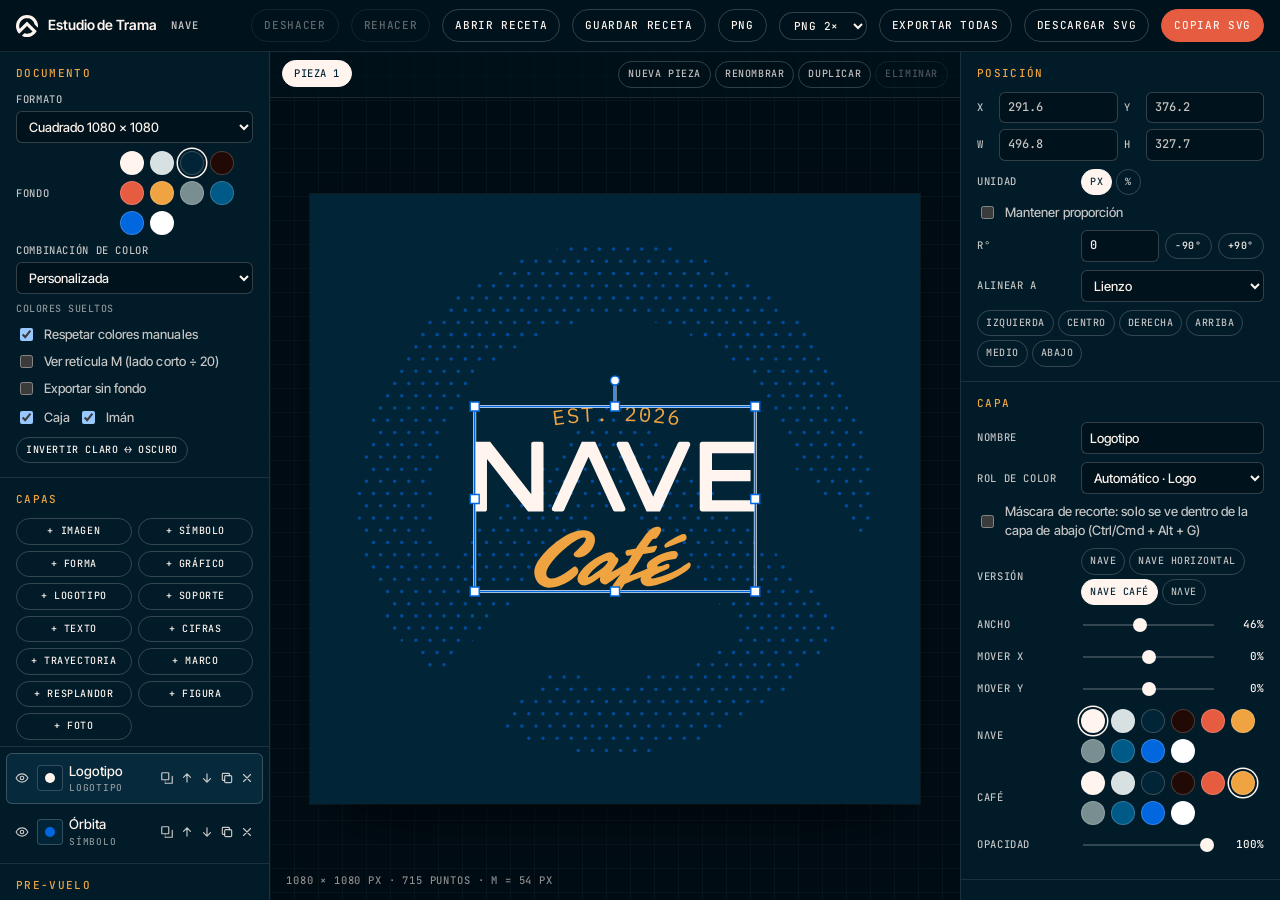
<file: marca/herramientas/trama-estudio.html>
<!doctype html><html lang="es"><head><meta charset="utf-8"><meta name="viewport" content="width=device-width,initial-scale=1"><style>[hidden]{display:none!important}</style><title>Estudio de Trama Nave</title>
<meta name="description" content="Generador de tramas por capas de Nave: imágenes, símbolo, formas, la cadena de la ambición a la construcción, las funciones del punto y gráficos de datos convertidos en puntos, con recetas reutilizables y exportación SVG.">
<link rel="preconnect" href="https://fonts.googleapis.com">
<link rel="preconnect" href="https://fonts.gstatic.com" crossorigin>
<link rel="stylesheet" href="https://fonts.googleapis.com/css2?family=Inter+Tight:wght@400;500;600;700&family=JetBrains+Mono:wght@400;500&display=swap">
<style>@font-face{font-family:"Standerd Nave";src:local("Standerd Regular"),local("Standerd-Regular"),local("Standerd"),local("StanderdVF");font-weight:100;--wg:100 900;font-style:normal}
:root{--wg:400}*,::before,::after{font-variation-settings:"wght" var(--wg)}h1,h2,h3,h4,h5,h6,b,strong,th{--wg:700}[font-weight="400"]{--wg:400}[font-weight="500"]{--wg:500}[font-weight="600"]{--wg:600}[font-weight="700"]{--wg:700}

/* Layout: mesa de trabajo de tres columnas — capas · lienzo · propiedades. Interfaz en Espacio para que el lienzo sea lo único con color. */
:root{
  color-scheme:dark;
  --crema:#FFF5EE; --niebla:#D7E1E2; --espacio:#012436; --tueste:#210A05; --ignicion:#E55C41; --ambar:#EFA441; --acero:#798E91; --petroleo:#005A88; --senal:#0067DE;
  --ui:#00131D; --ui-2:#011B29; --ui-3:#06293C; --line:rgba(255,245,238,.1); --line-2:rgba(255,245,238,.2);
  --tx:#FFF5EE; --tx-2:rgba(255,245,238,.78); --tx-3:rgba(255,245,238,.56);
  --sans:"Standerd Nave","Standerd","Inter Tight","Helvetica Neue",Arial,sans-serif;
  --mono:"Lenia Mono","JetBrains Mono",ui-monospace,Menlo,monospace;
}
*{box-sizing:border-box}
html,body{height:100%}
body{margin:0;background:var(--ui);color:var(--tx);font:14px/1.45 var(--sans);font-weight:480;--wg:480;letter-spacing:.005em;-webkit-font-smoothing:antialiased;overflow:hidden}
button,input,select,textarea{font:inherit;color:inherit}
:focus-visible{outline:2px solid var(--senal);outline-offset:2px}
.app{display:grid;grid-template-columns:270px minmax(0,1fr) 320px;grid-template-rows:auto minmax(0,1fr);height:100%}
header{grid-column:1/-1;display:flex;flex-wrap:wrap;align-items:center;gap:8px 12px;min-height:52px;padding:6px 16px;border-bottom:1px solid var(--line);background:var(--ui)}
header .brand{display:flex;align-items:center;gap:10px;font-weight:600;--wg:600;letter-spacing:-.005em;white-space:nowrap}
header .brand svg{width:22px;height:22px}
header .sp{flex:1}
.lab{font-family:var(--mono);font-size:10.5px;letter-spacing:.1em;text-transform:uppercase;color:var(--tx-2)}
.btn{display:inline-flex;align-items:center;gap:8px;padding:8px 12px;border-radius:999px;border:1px solid var(--line-2);background:transparent;cursor:pointer;font-family:var(--mono);font-size:11px;letter-spacing:.06em;text-transform:uppercase;white-space:nowrap}
.btn:hover{background:rgba(255,245,238,.06)}
.btn.pri{background:var(--ignicion);border-color:var(--ignicion);color:var(--crema)}
.btn.pri:hover{filter:brightness(1.08)}
.btn.sm{padding:5px 9px;font-size:10px}
aside{background:var(--ui-2);overflow:auto;min-height:0}
aside.left{border-right:1px solid var(--line)}
aside.right{border-left:1px solid var(--line)}
.sec{padding:14px 16px;border-bottom:1px solid var(--line)}
.sec h3{margin:0 0 10px;font-size:11px;font-family:var(--mono);font-weight:500;--wg:500;letter-spacing:.12em;text-transform:uppercase;color:var(--ambar)}
.layers{list-style:none;margin:0;padding:6px;display:flex;flex-direction:column;gap:2px}
.layers li{display:grid;grid-template-columns:18px 26px minmax(0,1fr) auto;align-items:center;gap:6px;padding:8px 6px;border-radius:6px;cursor:pointer;border:1px solid transparent}
.layers li:hover{background:rgba(255,245,238,.04)}
.layers li.sel{background:var(--ui-3);border-color:var(--line-2)}
.layers .sw{width:26px;height:26px;border-radius:4px;border:1px solid var(--line-2);display:grid;place-items:center}
.layers .sw i{width:10px;height:10px;border-radius:50%}
.layers .nm{white-space:nowrap;overflow:hidden;text-overflow:ellipsis;font-size:13.5px}
.layers .nm small{display:block;font-family:var(--mono);font-size:9.5px;letter-spacing:.08em;text-transform:uppercase;color:var(--tx-3)}
.ic{all:unset;cursor:pointer;width:18px;height:18px;display:grid;place-items:center;color:var(--tx-2);border-radius:4px}
.ic:hover{color:var(--tx);background:rgba(255,245,238,.08)}
.ic svg{width:14px;height:14px}
.adds{display:grid;grid-template-columns:1fr 1fr;gap:6px}
.adds .btn{justify-content:center}
.stage{position:relative;display:flex;flex-direction:column;min-width:0;min-height:0;overflow:hidden;background:
  linear-gradient(rgba(255,245,238,.03) 1px,transparent 1px) 0 0/24px 24px,linear-gradient(90deg,rgba(255,245,238,.03) 1px,transparent 1px) 0 0/24px 24px,#000C14}
.stage canvas{display:block;box-shadow:0 30px 60px -30px rgba(0,0,0,.8),0 0 0 1px rgba(255,245,238,.06)}
.stage .meta{position:absolute;left:16px;bottom:12px;font-family:var(--mono);font-size:10.5px;letter-spacing:.08em;color:var(--tx-3);text-transform:uppercase}
.drop{position:absolute;inset:16px;border:2px dashed var(--ambar);border-radius:10px;display:none;place-items:center;background:rgba(1,36,54,.75);font-size:18px;font-weight:600;--wg:600;pointer-events:none}
.stage.over .drop{display:grid}
.row{display:grid;grid-template-columns:96px minmax(0,1fr) 44px;align-items:center;gap:8px;margin:8px 0}
.row.two{grid-template-columns:96px minmax(0,1fr)}
.row label{font-family:var(--mono);font-size:10.5px;letter-spacing:.06em;text-transform:uppercase;color:var(--tx-2)}
.row output{font-family:var(--mono);font-size:11px;text-align:right;color:var(--tx);font-variant-numeric:tabular-nums}
input[type=range]{-webkit-appearance:none;appearance:none;width:100%;height:20px;background:transparent;cursor:pointer}
input[type=range]::-webkit-slider-runnable-track{height:2px;background:var(--line-2)}
input[type=range]::-moz-range-track{height:2px;background:var(--line-2)}
input[type=range]::-webkit-slider-thumb{-webkit-appearance:none;width:14px;height:14px;border-radius:50%;background:var(--crema);margin-top:-6px}
input[type=range]::-moz-range-thumb{width:14px;height:14px;border-radius:50%;background:var(--crema);border:0}
select,input[type=text],input[type=number]{width:100%;background:var(--ui);border:1px solid var(--line-2);border-radius:6px;padding:6px 8px;font-size:13px}
input[type=number]{font-family:var(--mono);font-size:12px}
.seg{display:flex;flex-wrap:wrap;gap:4px}
.seg button{padding:5px 8px;border-radius:999px;border:1px solid var(--line-2);background:transparent;cursor:pointer;font-family:var(--mono);font-size:10px;letter-spacing:.05em;text-transform:uppercase;color:var(--tx-2)}
.seg button[aria-pressed=true]{background:var(--crema);color:var(--espacio);border-color:var(--crema)}
.pal{display:flex;flex-wrap:wrap;gap:6px}
.pal button{width:24px;height:24px;border-radius:50%;border:1px solid var(--line-2);cursor:pointer;padding:0}
.pal button[aria-pressed=true]{box-shadow:0 0 0 2px var(--ui-2),0 0 0 3.5px var(--crema)}
.pal input[type=color]{width:24px;height:24px;border:0;padding:0;background:none;cursor:pointer}
.check{display:flex;align-items:center;gap:8px;font-size:13px;color:var(--tx-2);margin:8px 0;cursor:pointer}
.hint{font-size:12.5px;color:var(--tx-3);margin:6px 0 0}
.thumb{width:100%;aspect-ratio:16/10;border:1px dashed var(--line-2);border-radius:6px;display:grid;place-items:center;overflow:hidden;cursor:pointer;color:var(--tx-3);font-size:12.5px;text-align:center;padding:8px;background:var(--ui)}
.thumb img{width:100%;height:100%;object-fit:contain}
.toast{position:fixed;left:50%;bottom:20px;transform:translateX(-50%);background:var(--crema);color:var(--espacio);padding:10px 16px;border-radius:999px;font-size:13px;font-weight:600;--wg:600;box-shadow:0 10px 30px rgba(0,0,0,.4);opacity:0;transition:opacity .2s;pointer-events:none;z-index:9}
.toast.on{opacity:1}
.recipes{display:grid;gap:6px}
.recipes button{text-align:left;padding:9px 10px;border-radius:6px;border:1px solid var(--line);background:var(--ui);cursor:pointer}
.recipes button:hover{border-color:var(--line-2)}
.recipes b{display:block;font-size:13px;font-weight:600;--wg:600}
.recipes span{font-size:11.5px;color:var(--tx-3)}
textarea#manual{width:100%;height:120px;background:var(--ui);border:1px solid var(--line-2);border-radius:6px;font-family:var(--mono);font-size:10.5px;padding:8px}
.empty{color:var(--tx-3);font-size:13px;padding:12px 16px}
.btn[disabled]{opacity:.38;pointer-events:none}
.row textarea{width:100%;min-height:78px;resize:vertical;background:var(--ui);border:1px solid var(--line-2);border-radius:6px;padding:6px 8px;font-size:13px;line-height:1.35}
.seg.g3{display:grid;grid-template-columns:repeat(3,38px);gap:4px}
.seg.g3 button{padding:5px 0;text-align:center;font-size:12px}
.stage canvas{touch-action:none}
.dochk{display:flex;flex-wrap:wrap;gap:8px;align-items:center;margin-top:10px}
.pre{list-style:none;margin:0;padding:0;display:grid;gap:7px}
.pre li{display:grid;grid-template-columns:54px minmax(0,1fr);gap:8px;align-items:start;font-size:12.5px;line-height:1.35}
.pre b{font-family:var(--mono);font-size:9.5px;font-weight:500;--wg:500;letter-spacing:.08em;text-transform:uppercase;padding:2px 0;border-radius:999px;text-align:center;border:1px solid var(--line-2);color:var(--tx-2)}
.pre li.aw b{background:var(--ambar);border-color:var(--ambar);color:var(--ui)}
.pre small{display:block;font-family:var(--mono);font-size:10.5px;letter-spacing:.03em;color:var(--tx-3)}
.cats{margin-bottom:8px}
details.guide{padding:0}
details.guide summary{cursor:pointer;padding:14px 16px;font-family:var(--mono);font-size:11px;font-weight:500;--wg:500;letter-spacing:.12em;text-transform:uppercase;color:var(--ambar)}
details.guide .gb{padding:0 16px 14px}
.gc{display:grid;grid-template-columns:22px minmax(0,1fr);gap:10px;align-items:center;width:100%;text-align:left;padding:5px 6px;border:1px solid transparent;border-radius:6px;background:transparent;cursor:pointer}
.gc:hover{background:rgba(255,245,238,.05);border-color:var(--line)}
.gc i{width:22px;height:22px;border-radius:50%;border:1px solid var(--line-2)}
.gc b{display:block;font-size:13px;font-weight:600;--wg:600}
.gc span{font-family:var(--mono);font-size:10.5px;letter-spacing:.03em;color:var(--tx-3)}
#g-man{margin-top:6px}
.rules{margin:10px 0 0;padding-left:18px;font-size:12.5px;color:var(--tx-2)}
.rules li{margin:3px 0}

header select{width:auto;padding:5px 10px;border-radius:999px;font-family:var(--mono);font-size:11px;text-transform:uppercase;letter-spacing:.05em}
.ic.on{color:var(--ambar)}
.cvhold{flex:1;min-height:0;min-width:0;display:grid;place-items:center;position:relative;overflow:hidden}
.cvw{position:relative;line-height:0}
.stage #ov{position:absolute;left:0;top:0;pointer-events:none;box-shadow:none}
.tabs{display:flex;flex-wrap:wrap;align-items:center;gap:6px 12px;padding:8px 12px;border-bottom:1px solid var(--line);background:rgba(0,19,29,.6);min-width:0}
.tl{display:flex;gap:4px;flex:1 1 200px;min-width:0;overflow-x:auto;padding-bottom:2px}
.tl button{flex:none;max-width:170px;overflow:hidden;text-overflow:ellipsis;white-space:nowrap;padding:5px 11px;border-radius:999px;border:1px solid var(--line-2);background:transparent;cursor:pointer;font-family:var(--mono);font-size:10.5px;letter-spacing:.05em;text-transform:uppercase;color:var(--tx-2)}
.tl button[aria-selected=true]{background:var(--crema);border-color:var(--crema);color:var(--espacio)}
.ta{display:flex;flex-wrap:wrap;gap:4px;align-items:center;font-size:12.5px;color:var(--tx-2)}
.inl{display:flex;flex-wrap:wrap;gap:6px;align-items:center;margin:0}
.inl input[type=text]{width:170px}
.roles{display:flex;flex-wrap:wrap;gap:4px 10px;margin:2px 0 6px;font-family:var(--mono);font-size:10px;letter-spacing:.05em;text-transform:uppercase;color:var(--tx-3)}
.roles i{display:inline-block;width:10px;height:10px;border-radius:50%;border:1px solid var(--line-2);margin-right:4px;vertical-align:-1px}
.pg{display:grid;grid-template-columns:1fr 1fr;gap:6px}
.pf{display:grid;grid-template-columns:16px minmax(0,1fr);align-items:center;gap:6px;font-family:var(--mono);font-size:10.5px;color:var(--tx-2)}
.rotrow{display:grid;grid-template-columns:minmax(0,1fr) auto auto;gap:6px;align-items:center}
.tbar{display:flex;flex-wrap:wrap;gap:4px}
.tpl{margin-top:8px;display:flex;flex-wrap:wrap;gap:6px}
.trow{display:grid;grid-template-columns:minmax(0,1fr) 30px;gap:6px}
.recipes .trow .ic{width:30px;height:auto;border:1px solid var(--line);border-radius:6px;background:var(--ui)}
.sub{margin:14px 0 8px}
.modal{position:fixed;inset:0;background:rgba(0,12,20,.72);display:grid;place-items:center;z-index:20;padding:16px}
.modal .mb{width:min(560px,100%);background:var(--ui-2);border:1px solid var(--line-2);border-radius:10px;padding:16px}
.modal textarea{width:100%;height:240px;background:var(--ui);border:1px solid var(--line-2);border-radius:6px;font-family:var(--mono);font-size:11px;padding:8px}
.mrow{display:flex;flex-wrap:wrap;gap:8px;margin-top:10px}
@media (max-width:980px){
  body{overflow:auto}
  .app{grid-template-columns:minmax(0,1fr);grid-template-rows:auto auto auto auto;height:auto}
  header{flex-wrap:wrap;padding-block:10px;height:auto}
  .stage{min-height:60vh;order:-1}
  aside.left,aside.right{border:0;border-top:1px solid var(--line)}
}
@media (prefers-reduced-motion:reduce){.toast{transition:none}}
</style>

<svg width="0" height="0" style="position:absolute" aria-hidden="true"><defs>
<symbol id="i-eye" viewBox="0 0 24 24" fill="none" stroke="currentColor" stroke-width="2" stroke-linecap="round"><path d="M2 12s3.6-7 10-7 10 7 10 7-3.6 7-10 7S2 12 2 12z"/><circle cx="12" cy="12" r="3"/></symbol>
<symbol id="i-off" viewBox="0 0 24 24" fill="none" stroke="currentColor" stroke-width="2" stroke-linecap="round"><path d="M3 3l18 18M10.6 5.1A10 10 0 0 1 12 5c6.4 0 10 7 10 7a17 17 0 0 1-3 3.8M6.6 6.6A17 17 0 0 0 2 12s3.6 7 10 7a9.6 9.6 0 0 0 5.4-1.6"/></symbol>
<symbol id="i-up" viewBox="0 0 24 24" fill="none" stroke="currentColor" stroke-width="2" stroke-linecap="round"><path d="M12 19V5M6 11l6-6 6 6"/></symbol>
<symbol id="i-dn" viewBox="0 0 24 24" fill="none" stroke="currentColor" stroke-width="2" stroke-linecap="round"><path d="M12 5v14M6 13l6 6 6-6"/></symbol>
<symbol id="i-x" viewBox="0 0 24 24" fill="none" stroke="currentColor" stroke-width="2" stroke-linecap="round"><path d="M6 6l12 12M18 6L6 18"/></symbol>
<symbol id="i-clip" viewBox="0 0 24 24" fill="none" stroke="currentColor" stroke-width="2" stroke-linecap="round" stroke-linejoin="round"><rect x="3" y="3" width="12" height="12" rx="1"/><path d="M9 21h12V9"/><path d="M9 15v6" opacity=".4"/></symbol>
<symbol id="i-dup" viewBox="0 0 24 24" fill="none" stroke="currentColor" stroke-width="2" stroke-linecap="round"><rect x="8" y="8" width="12" height="12" rx="2"/><path d="M16 8V5a1 1 0 0 0-1-1H5a1 1 0 0 0-1 1v10a1 1 0 0 0 1 1h3"/></symbol>
</defs></svg>

<div class="app">
  <header>
    <div class="brand"><svg viewBox="0 0 396.77 396.77" aria-hidden="true"><path fill="#FFF5EE" d="M381.17 121.15C371.17 97.52 356.88 76.31 338.66 58.1C320.44 39.89 299.24 25.59 275.61 15.6C251.14 5.24001 225.150 0 198.38 0C171.61 0 145.63 5.24001 121.15 15.6C97.53 25.59 76.31 39.89 58.11 58.1C39.89 76.32 25.6 97.52 15.6 121.15C5.24998 145.62 0 171.61 0 198.38C0 209.11 0.849999 219.72 2.53 230.15C5.04 245.74 9.39998 260.95 15.6 275.61C17.91 281.06 20.44 286.38 23.2 291.56C31.56 307.28 41.98 321.74 54.33 334.77C56.33 336.88 59.69 336.91 61.75 334.86L80.32 316.29L80.39 316.37L194.72 202.04C196.75 200 200.03 200 202.06 202.04L297.63 297.6C290.44 304.79 282.61 311.1 274.27 316.48C265.93 321.87 257.08 326.32 247.84 329.78C232.25 335.65 215.56 338.71 198.39 338.71C182.33 338.71 166.68 336.03 151.97 330.89C150.1 330.23 148 330.71 146.6 332.12L110.22 368.49C107.7 371.02 108.41 375.28 111.62 376.84C114.75 378.36 117.93 379.8 121.15 381.17C145.63 391.52 171.61 396.77 198.38 396.77C225.15 396.77 251.13 391.52 275.61 381.17C281.07 378.86 286.4 376.32 291.6 373.55C308.89 364.36 324.66 352.67 338.66 338.67L338.75 338.58C351.78 325.53 362.81 310.94 371.68 295.04C372.82 293 372.47 290.47 370.83 288.83L357.37 275.38L357.45 275.3L329.59 247.45L206.57 124.43C202.06 119.92 194.75 119.92 190.24 124.43L112.39 202.28L72.86 241.82C70.09 244.58 65.36 243.4 64.22 239.66C60.18 226.46 58.09 212.59 58.09 198.39C58.09 189.5 58.91 180.74 60.51 172.19C65.67 144.69 78.96 119.38 99.18 99.16C119.4 78.94 144.7 65.65 172.21 60.49C180.76 58.89 189.52 58.07 198.41 58.07C207.3 58.07 216.06 58.89 224.61 60.49C252.11 65.66 277.42 78.94 297.64 99.16C317.47 119 330.64 143.73 336.01 170.64C336.21 171.65 336.7 172.58 337.43 173.31L386.85 222.73C389.95 225.83 395.22 223.93 395.68 219.58C396.42 212.58 396.79 205.51 396.79 198.39C396.79 171.63 391.550 145.64 381.2 121.16L381.17 121.15Z"/></svg>Estudio de Trama <span class="lab" style="margin-left:4px">Nave</span></div>
    <div class="sp"></div>
    <button class="btn" id="b-undo" type="button" title="Deshacer (Ctrl/Cmd + Z)" disabled>Deshacer</button>
    <button class="btn" id="b-redo" type="button" title="Rehacer (Ctrl/Cmd + Mayús + Z)" disabled>Rehacer</button>
    <button class="btn" id="b-open" type="button">Abrir receta</button>
    <button class="btn" id="b-save" type="button">Guardar receta</button>
    <button class="btn" id="b-png" type="button">PNG</button>
    <select id="e-scale" aria-label="Escala del PNG"><option value="1">PNG 1×</option><option value="2" selected>PNG 2×</option></select>
    <button class="btn" id="b-all" type="button" title="Una SVG por pieza">Exportar todas</button>
    <button class="btn" id="b-svg" type="button">Descargar SVG</button>
    <button class="btn pri" id="b-copy" type="button">Copiar SVG</button>
    <input type="file" id="f-recipe" accept="application/json,.json" hidden>
    <input type="file" id="f-img" accept="image/*" hidden>
    <input type="file" id="f-foto" accept="image/*" hidden>
  </header>

  <aside class="left" aria-label="Capas y documento">
    <div class="sec">
      <h3>Documento</h3>
      <div class="row two" style="grid-template-columns:minmax(0,1fr);gap:4px"><label for="d-fmt">Formato</label><select id="d-fmt"></select></div>
      <div class="row two" id="d-custom" hidden><label>Medida px</label><div style="display:grid;grid-template-columns:1fr 1fr;gap:6px"><input type="number" id="d-w" min="200" max="6000" aria-label="Ancho"><input type="number" id="d-h" min="200" max="6000" aria-label="Alto"></div></div>
      <div class="row two"><label>Fondo</label><div class="pal" id="d-bg"></div></div>
      <div class="row two" style="grid-template-columns:minmax(0,1fr);gap:4px"><label for="d-combo">Combinación de color</label><select id="d-combo"></select></div>
      <div class="roles" id="d-roles" aria-label="Roles de la combinación"></div>
      <label class="check"><input type="checkbox" id="d-resp" checked> Respetar colores manuales</label>
      <label class="check"><input type="checkbox" id="d-grid"> Ver retícula M (lado corto ÷ 20)</label>
      <label class="check"><input type="checkbox" id="d-nobg"> Exportar sin fondo</label>
      <div class="dochk"><label class="check" style="margin:0"><input type="checkbox" id="d-caja" checked> Caja</label><label class="check" style="margin:0"><input type="checkbox" id="d-iman" checked> Imán</label></div>
      <div class="dochk"><button class="btn sm" id="b-inv" type="button">Invertir claro ↔ oscuro</button></div>
    </div>
    <div class="sec" style="padding-bottom:6px">
      <h3>Capas</h3>
      <div class="adds">
        <button class="btn sm" data-add="imagen" type="button">+ Imagen</button>
        <button class="btn sm" data-add="simbolo" type="button">+ Símbolo</button>
        <button class="btn sm" data-add="forma" type="button">+ Forma</button>
        <button class="btn sm" data-add="grafico" type="button">+ Gráfico</button>
        <button class="btn sm" data-add="marca" type="button">+ Logotipo</button>
        <button class="btn sm" data-add="soporte" type="button">+ Soporte</button>
        <button class="btn sm" data-add="texto" type="button">+ Texto</button>
        <button class="btn sm" data-add="matriz" type="button">+ Cifras</button>
        <button class="btn sm" data-add="trazo" type="button">+ Trayectoria</button>
        <button class="btn sm" data-add="marco" type="button">+ Marco</button>
        <button class="btn sm" data-add="luz" type="button">+ Resplandor</button>
        <button class="btn sm" data-add="figura" type="button">+ Figura</button>
        <button class="btn sm" data-add="foto" type="button">+ Foto</button>
      </div>
    </div>
    <ul class="layers" id="layers" aria-label="Lista de capas"></ul>
    <div class="sec" style="border-top:1px solid var(--line)">
      <h3>Pre-vuelo</h3>
      <ul class="pre" id="pre" aria-live="polite"></ul>
      <p class="hint">Se mide sobre una vista de 200 px, sin soporte ni resplandores.</p>
      <h3 class="sub">Revisión de voz</h3>
      <ul class="pre" id="voz" aria-live="polite"></ul>
    </div>
    <div class="sec" id="claude" style="border-top:1px solid var(--line)">
      <h3>Pedir a Claude</h3>
      <p class="hint" id="cl-na" hidden>Disponible solo en la página publicada en claude.ai</p>
      <div id="cl-body" hidden>
        <div class="row two"><label for="cl-pieza">Pieza</label><input type="text" id="cl-pieza" placeholder="Post de anuncio" maxlength="80"></div>
        <div class="row two"><label for="cl-pub">Público</label><input type="text" id="cl-pub" placeholder="Fundadores y equipos" maxlength="80"></div>
        <div class="row two"><label for="cl-idea">Idea</label><textarea id="cl-idea" rows="3" placeholder="Abrimos la convocatoria el 20 de noviembre" maxlength="300"></textarea></div>
        <button class="btn sm" id="cl-go" type="button">Proponer titulares</button>
        <p class="hint" id="cl-msg" aria-live="polite"></p>
        <div class="recipes" id="cl-out"></div>
      </div>
    </div>
    <div class="sec" style="border-top:1px solid var(--line)">
      <h3>Recetas de la casa</h3>
      <div class="seg cats" id="r-cat" role="group" aria-label="Categoría de recetas"></div>
      <div class="recipes" id="recipes"></div>
      <div class="tpl" id="tpl-bar"></div>
      <p class="hint">Una receta guarda capas y ajustes en JSON. Así cualquier persona del equipo reproduce la misma trama con otra imagen.</p>
    </div>
    <details class="sec guide" id="guide">
      <summary>Guía rápida de marca</summary>
      <div class="gb">
        <div id="g-colors"></div>
        <input type="text" id="g-man" readonly hidden aria-label="Código de color para copiar a mano">
        <ol class="rules" id="g-rules"></ol>
      </div>
    </details>
  </aside>

  <main class="stage" id="stage" aria-label="Lienzo">
    <div class="tabs" id="tabs" aria-label="Piezas de la sesión"></div>
    <div class="cvhold" id="cvhold"><div class="cvw"><canvas id="cv" role="img" aria-label="Vista previa de la trama"></canvas><canvas id="ov" aria-hidden="true"></canvas></div></div>
    <div class="meta" id="meta"></div>
    <div class="drop">Suelta la imagen para crear una capa</div>
  </main>

  <aside class="right" aria-label="Propiedades de la capa">
    <div id="props"></div>
  </aside>
</div>
<div class="toast" id="toast" role="status" aria-live="polite"></div>
<div class="modal" id="modal" hidden role="dialog" aria-modal="true" aria-labelledby="m-t"><div class="mb"><h3 id="m-t" style="margin:0 0 10px;font-size:11px;font-family:var(--mono);letter-spacing:.12em;text-transform:uppercase;color:var(--ambar)"></h3><textarea id="m-ta" spellcheck="false" aria-label="JSON de la plantilla"></textarea><p class="hint" id="m-msg" aria-live="polite"></p><div class="mrow" id="m-btns"></div></div></div>

<script>
(() => {
'use strict';
const NAVE_S = "M381.17 121.15C371.17 97.52 356.88 76.31 338.66 58.1C320.44 39.89 299.24 25.59 275.61 15.6C251.14 5.24001 225.150 0 198.38 0C171.61 0 145.63 5.24001 121.15 15.6C97.53 25.59 76.31 39.89 58.11 58.1C39.89 76.32 25.6 97.52 15.6 121.15C5.24998 145.62 0 171.61 0 198.38C0 209.11 0.849999 219.72 2.53 230.15C5.04 245.74 9.39998 260.95 15.6 275.61C17.91 281.06 20.44 286.38 23.2 291.56C31.56 307.28 41.98 321.74 54.33 334.77C56.33 336.88 59.69 336.91 61.75 334.86L80.32 316.29L80.39 316.37L194.72 202.04C196.75 200 200.03 200 202.06 202.04L297.63 297.6C290.44 304.79 282.61 311.1 274.27 316.48C265.93 321.87 257.08 326.32 247.84 329.78C232.25 335.65 215.56 338.71 198.39 338.71C182.33 338.71 166.68 336.03 151.97 330.89C150.1 330.23 148 330.71 146.6 332.12L110.22 368.49C107.7 371.02 108.41 375.28 111.62 376.84C114.75 378.36 117.93 379.8 121.15 381.17C145.63 391.52 171.61 396.77 198.38 396.77C225.15 396.77 251.13 391.52 275.61 381.17C281.07 378.86 286.4 376.32 291.6 373.55C308.89 364.36 324.66 352.67 338.66 338.67L338.75 338.58C351.78 325.53 362.81 310.94 371.68 295.04C372.82 293 372.47 290.47 370.83 288.83L357.37 275.38L357.45 275.3L329.59 247.45L206.57 124.43C202.06 119.92 194.75 119.92 190.24 124.43L112.39 202.28L72.86 241.82C70.09 244.58 65.36 243.4 64.22 239.66C60.18 226.46 58.09 212.59 58.09 198.39C58.09 189.5 58.91 180.74 60.51 172.19C65.67 144.69 78.96 119.38 99.18 99.16C119.4 78.94 144.7 65.65 172.21 60.49C180.76 58.89 189.52 58.07 198.41 58.07C207.3 58.07 216.06 58.89 224.61 60.49C252.11 65.66 277.42 78.94 297.64 99.16C317.47 119 330.64 143.73 336.01 170.64C336.21 171.65 336.7 172.58 337.43 173.31L386.85 222.73C389.95 225.83 395.22 223.93 395.68 219.58C396.42 212.58 396.79 205.51 396.79 198.39C396.79 171.63 391.550 145.64 381.2 121.16L381.17 121.15Z";
const NAVE_W = ["M730.31 97.92H706.85C703.57 97.92 700.91 100.59 700.91 103.86V249.25L582.57 97.92H538.13V292.89C538.13 296.17 540.8 298.83 544.07 298.83H567.53C570.81 298.83 573.47 296.16 573.47 292.89V147.29L691.67 298.83H736.25V103.86C736.25 100.58 733.58 97.92 730.31 97.92Z", "M885.2 97.92H846.46L760.6 288.25C759.55 290.58 759.75 293.25 761.14 295.4C762.53 297.55 764.88 298.83 767.44 298.83H789.1C792.03 298.83 794.7 297.11 795.92 294.45C808.55 266.82 849.44 177.32 865.84 140.66L936.14 294.45C937.36 297.11 940.03 298.83 942.96 298.83H964.75C967.31 298.83 969.670 297.54 971.05 295.39C972.43 293.24 972.63 290.56 971.57 288.23L885.17 97.92H885.2Z", "M1151.08 97.92H1129.28C1126.37 97.92 1123.7 99.63 1122.48 102.27C1116.94 114.22 1069.88 215.82 1052.15 256.07C1035.76 219.43 994.88 129.96 982.24 102.31C981.02 99.6501 978.35 97.9301 975.42 97.9301H953.76C951.2 97.9301 948.85 99.21 947.46 101.36C946.07 103.51 945.87 106.18 946.92 108.51L1032.78 298.84H1071.52L1157.92 108.53C1158.98 106.2 1158.78 103.52 1157.4 101.37C1156.01 99.2201 1153.66 97.9301 1151.1 97.9301L1151.08 97.92Z", "M1345.72 130.63V97.92H1192.83C1188.94 97.92 1185.77 101.09 1185.77 104.98V291.77C1185.77 295.66 1188.94 298.83 1192.83 298.83H1345.72V266.12H1221.11V211.66H1332.05V178.95H1221.11V130.62H1345.72V130.63Z"];
const LOCK = [{"d": "M111.131 58.8954H97.5646C95.6679 58.8954 94.1297 60.4371 94.1297 62.3252V146.274L25.698 58.8954H0V171.473C0 173.366 1.54397 174.902 3.43489 174.902H17.0009C18.8976 174.902 20.4358 173.361 20.4358 171.473V87.402L88.7866 174.902H114.566V62.3252C114.566 60.4313 113.022 58.8954 111.131 58.8954Z", "cls": "w"}, {"d": "M200.698 58.8953H178.296L128.646 168.793C128.039 170.139 128.155 171.68 128.959 172.922C129.762 174.163 131.121 174.902 132.602 174.902H145.127C146.821 174.902 148.365 173.909 149.071 172.373C156.374 156.419 180.019 104.741 189.503 83.5737L230.155 172.373C230.86 173.909 232.404 174.902 234.099 174.902H246.699C248.179 174.902 249.544 174.157 250.342 172.916C251.14 171.675 251.256 170.127 250.643 168.782L200.681 58.8953H200.698Z", "cls": "w"}, {"d": "M354.447 58.8953H341.841C340.158 58.8953 338.614 59.8827 337.909 61.407C334.705 68.307 307.492 126.972 297.239 150.212C287.762 129.056 264.122 77.3954 256.813 61.4301C256.107 59.8942 254.564 58.9011 252.869 58.9011H240.344C238.864 58.9011 237.505 59.6402 236.701 60.8816C235.897 62.123 235.782 63.6647 236.389 65.01L286.038 174.908H308.44L358.402 65.0216C359.015 63.6762 358.9 62.1288 358.102 60.8874C357.298 59.6459 355.939 58.9011 354.459 58.9011L354.447 58.8953Z", "cls": "w"}, {"d": "M467 77.7765V58.8895H378.589C376.34 58.8895 374.507 60.7199 374.507 62.966V170.82C374.507 173.066 376.34 174.896 378.589 174.896H467V156.01H394.943V124.564H459.095V105.677H394.943V77.7708H467V77.7765Z", "cls": "w"}, {"d": "M134.217 31.0904L131.004 7.37441L145.636 5.39776L145.972 7.87809L134.198 9.46861L135.28 17.4532L146.645 15.9179L146.981 18.3982L135.616 19.9335L136.74 28.224L148.513 26.6334L148.849 29.1138L134.217 31.0904Z", "cls": "e"}, {"d": "M164.715 27.7813C162.573 27.9854 160.781 27.7658 159.34 27.1225C157.897 26.4563 156.672 25.5513 155.666 24.4072L157.588 22.502C158.633 23.5734 159.696 24.3447 160.775 24.8158C161.878 25.2848 163.147 25.4508 164.583 25.314C166.315 25.149 167.598 24.6248 168.434 23.7416C169.269 22.8583 169.618 21.6999 169.481 20.2664C169.37 19.1059 168.954 18.2386 168.232 17.6645C167.508 17.0676 166.313 16.7108 164.646 16.5941L161.938 16.4044C160.756 16.3104 159.747 16.0966 158.91 15.763C158.096 15.4273 157.423 14.9978 156.89 14.4745C156.354 13.9285 155.952 13.324 155.681 12.6609C155.409 11.975 155.237 11.2567 155.165 10.5058C154.956 8.32135 155.516 6.60325 156.845 5.35148C158.175 4.0997 160.058 3.35763 162.497 3.12527C164.411 2.94285 166.048 3.10831 167.408 3.62165C168.79 4.13282 169.936 4.93064 170.844 6.0151L168.994 7.948C168.25 7.14631 167.385 6.51693 166.399 6.05987C165.412 5.6028 164.178 5.44484 162.697 5.586C161.079 5.74018 159.87 6.19985 159.069 6.965C158.269 7.73016 157.933 8.79537 158.064 10.1606C158.166 11.2301 158.569 12.0757 159.272 12.6975C159.996 13.2944 161.215 13.6605 162.93 13.7956L165.536 13.995C166.718 14.089 167.727 14.3028 168.564 14.6364C169.401 14.9699 170.085 15.3984 170.618 15.9216C171.174 16.4427 171.588 17.0462 171.861 17.732C172.133 18.4178 172.306 19.1476 172.38 19.9212C172.591 22.1284 172.027 23.9272 170.689 25.3177C169.373 26.706 167.381 27.5272 164.715 27.7813Z", "cls": "e"}, {"d": "M188.407 3.99144L189.715 25.3807L186.836 25.5563L185.528 4.16701L177.542 4.65402L177.389 2.15575L196.24 1.00617L196.393 3.50444L188.407 3.99144Z", "cls": "e"}, {"d": "M211.89 24.6627C210.952 24.6897 210.283 24.5146 209.883 24.1373C209.505 23.7595 209.308 23.2735 209.291 22.6794L209.273 22.0625C209.256 21.4685 209.425 20.972 209.78 20.573C210.157 20.1734 210.815 19.9601 211.754 19.9331C212.692 19.906 213.349 20.0815 213.727 20.4594C214.127 20.8366 214.336 21.3222 214.353 21.9163L214.371 22.5332C214.388 23.1272 214.208 23.6241 213.83 24.0237C213.475 24.4226 212.828 24.6356 211.89 24.6627Z", "cls": "e"}, {"d": "M267.304 24.614L251.311 24.0872L251.408 21.1402L259.642 14.2073C260.844 13.1948 261.84 12.1527 262.632 11.081C263.424 9.98646 263.84 8.82236 263.881 7.58872L263.894 7.1775C263.942 5.73824 263.601 4.61781 262.872 3.8162C262.143 2.99174 261.035 2.55503 259.548 2.50604C258.084 2.45781 256.939 2.79746 256.113 3.52498C255.311 4.2304 254.695 5.19354 254.265 6.41437L251.723 5.37009C251.975 4.66942 252.307 3.99423 252.718 3.34453C253.152 2.67273 253.687 2.08429 254.322 1.57919C254.957 1.0741 255.715 0.675951 256.595 0.384753C257.498 0.0943089 258.532 -0.0316964 259.699 0.0067372C260.889 0.0459244 261.936 0.25193 262.84 0.624754C263.766 0.998332 264.528 1.50371 265.126 2.14088C265.746 2.7788 266.202 3.52568 266.495 4.38151C266.81 5.23809 266.951 6.16898 266.918 7.17417C266.888 8.08799 266.722 8.94016 266.421 9.73071C266.143 10.522 265.752 11.2753 265.247 11.9905C264.765 12.7065 264.181 13.4076 263.494 14.094C262.831 14.7582 262.087 15.4199 261.264 16.0788L254.379 21.684L267.386 22.1124L267.304 24.614Z", "cls": "e"}, {"d": "M282.748 25.8598C281.286 25.7644 280.048 25.4088 279.033 24.7928C278.019 24.1541 277.204 23.2877 276.588 22.1938C275.971 21.0999 275.553 19.7784 275.333 18.2293C275.113 16.6802 275.067 14.9249 275.196 12.9633C275.323 11.0245 275.596 9.30148 276.016 7.79412C276.437 6.26396 277.024 4.99661 277.778 3.99209C278.532 2.98757 279.453 2.24586 280.539 1.76698C281.627 1.26529 282.902 1.06212 284.364 1.15747C285.826 1.25282 287.064 1.61988 288.077 2.25865C289.092 2.8746 289.908 3.72954 290.525 4.82346C291.141 5.91738 291.559 7.25028 291.777 8.82216C291.997 10.3712 292.044 12.1152 291.917 14.0539C291.788 16.0155 291.514 17.75 291.095 19.2573C290.675 20.7647 290.088 22.0206 289.334 23.0252C288.58 24.0297 287.659 24.7828 286.571 25.2845C285.484 25.7634 284.21 25.9551 282.748 25.8598ZM282.912 23.3622C283.871 23.4248 284.705 23.2959 285.414 22.9757C286.125 22.6326 286.708 22.1324 287.164 21.4749C287.643 20.8189 288.017 20.0187 288.285 19.0741C288.555 18.1067 288.729 17.0186 288.808 15.8097L289.063 11.9093C289.141 10.7232 289.109 9.6331 288.968 8.6389C288.826 7.6447 288.561 6.7913 288.172 6.07872C287.805 5.36763 287.291 4.80726 286.63 4.39762C285.97 3.96516 285.16 3.71765 284.201 3.65507C283.241 3.5925 282.406 3.73274 281.696 4.0758C280.987 4.39605 280.393 4.88415 279.914 5.54012C279.458 6.19758 279.095 7.01 278.825 7.97738C278.556 8.94476 278.382 10.0215 278.304 11.2076L278.049 15.1079C277.97 16.3168 278.001 17.4184 278.143 18.4126C278.286 19.384 278.54 20.2252 278.907 20.9363C279.296 21.6489 279.82 22.2214 280.48 22.6539C281.142 23.0635 281.952 23.2996 282.912 23.3622ZM283.424 15.5272C282.625 15.4751 282.075 15.2789 281.777 14.9387C281.5 14.6 281.377 14.2026 281.407 13.7464L281.456 12.9937C281.486 12.5375 281.66 12.1595 281.978 11.8595C282.319 11.561 282.889 11.4379 283.688 11.49C284.488 11.5422 285.026 11.7376 285.302 12.0763C285.601 12.4165 285.735 12.8147 285.705 13.2708L285.656 14.0235C285.626 14.4797 285.441 14.857 285.1 15.1555C284.782 15.4555 284.224 15.5794 283.424 15.5272Z", "cls": "e"}, {"d": "M314.394 28.1497L298.473 26.5511L298.769 23.6173L307.451 17.2525C308.718 16.323 309.782 15.3501 310.644 14.3339C311.507 13.295 312.001 12.1614 312.125 10.9333L312.166 10.5239C312.31 9.09112 312.046 7.95035 311.372 7.10161C310.7 6.23013 309.624 5.72007 308.144 5.57141C306.686 5.42504 305.521 5.6871 304.648 6.35757C303.801 7.00759 303.121 7.92723 302.61 9.11647L300.144 7.90398C300.443 7.22181 300.819 6.57039 301.273 5.94973C301.751 5.3086 302.325 4.75736 302.992 4.29602C303.66 3.83468 304.443 3.48826 305.34 3.25676C306.261 3.02755 307.302 2.97127 308.463 3.08791C309.648 3.20683 310.678 3.4826 311.555 3.91523C312.454 4.35014 313.181 4.90551 313.734 5.58132C314.31 6.25942 314.715 7.03522 314.949 7.90873C315.206 8.78453 315.284 9.72278 315.183 10.7235C315.091 11.6332 314.869 12.4723 314.515 13.2409C314.185 14.0118 313.743 14.7371 313.192 15.4168C312.663 16.0988 312.033 16.7592 311.301 17.3979C310.595 18.0162 309.809 18.6264 308.943 19.2287L301.697 24.3592L314.645 25.6594L314.394 28.1497Z", "cls": "e"}, {"d": "M329.668 30.4879C328.421 30.314 327.328 29.9537 326.387 29.407C325.45 28.8377 324.683 28.1192 324.088 27.2514C323.519 26.3642 323.121 25.3278 322.894 24.1421C322.69 22.9596 322.686 21.6666 322.882 20.2631C323.129 18.4973 323.621 16.8811 324.358 15.4145C325.121 13.9284 325.999 12.6084 326.992 11.4546C328.012 10.2812 329.1 9.27903 330.256 8.44794C331.416 7.59422 332.526 6.92975 333.586 6.45453L337.259 6.96695C335.837 7.71481 334.554 8.45901 333.41 9.19954C332.289 9.94325 331.275 10.748 330.368 11.6139C329.464 12.4572 328.674 13.397 327.997 14.4335C327.323 15.4474 326.72 16.6211 326.187 17.9545L326.347 18.0462C327.05 17.1518 327.911 16.4526 328.929 15.9484C329.95 15.4216 331.198 15.261 332.672 15.4666C333.714 15.6121 334.643 15.9147 335.457 16.3745C336.271 16.8342 336.951 17.4253 337.497 18.1478C338.043 18.8702 338.423 19.7079 338.636 20.6608C338.872 21.6169 338.913 22.6496 338.758 23.7589C338.596 24.9134 338.254 25.9505 337.733 26.8702C337.214 27.7672 336.555 28.5176 335.754 29.1213C334.978 29.7055 334.065 30.1205 333.014 30.3661C331.985 30.615 330.87 30.6556 329.668 30.4879ZM329.972 28.0723C331.604 28.3 332.924 28.0341 333.932 27.2746C334.962 26.5182 335.59 25.3364 335.815 23.7291L335.853 23.4575C336.078 21.8502 335.798 20.5418 335.015 19.5324C334.254 18.5262 333.058 17.9092 331.426 17.6815C329.793 17.4537 328.462 17.7181 327.431 18.4744C326.424 19.2339 325.807 20.4173 325.582 22.0246L325.544 22.2963C325.32 23.9036 325.587 25.2103 326.348 26.2166C327.131 27.226 328.339 27.8445 329.972 28.0723Z", "cls": "e"}, {"d": "M302.717 200.339C305.659 200.173 309.785 200.5 310.248 204.356C310.713 208.232 307.396 212.834 305.198 215.882C304.403 216.985 302.208 220.057 300.583 220.171C296.311 219.621 295.815 221.385 293.358 224.489C291.054 227.397 288.992 230.884 286.75 234.023C289.732 233.658 292.703 233.211 295.66 232.682C297.522 232.361 299.411 231.949 301.285 231.729C301.832 231.665 302.49 231.571 302.946 231.955C303.26 232.219 303.415 232.599 303.449 233.001C303.637 235.296 301.276 239.107 299.874 240.8C299.233 241.574 298.473 242.334 297.541 242.745C295.143 243.803 283.367 245.424 280.34 245.698C278.373 249.068 276.245 252.39 274.195 255.711C268.773 264.489 262.787 272.86 257.525 281.739C263.299 279.81 269.136 277.354 274.82 275.136C279.083 273.472 283.222 271.415 287.466 269.709C286.718 268.375 286.297 267.038 286.371 265.496C286.534 262.087 289.019 259.066 291.427 256.869C299.844 249.196 320.636 239.951 331.996 240.508C333.717 240.593 335.396 240.94 336.588 242.291C337.826 243.694 338.011 245.559 337.886 247.347C337.734 249.497 336.385 252.405 334.424 253.469C332.61 254.452 330.007 254.288 327.987 254.563C320.343 255.601 311.332 257.724 305.401 262.953C304.824 263.46 304.03 264.257 304.019 265.074C304.015 265.361 304.097 265.594 304.301 265.797C304.807 266.299 306.065 266.156 306.723 266.087C309.256 265.821 311.842 265.104 314.257 264.304C315.966 263.737 320.17 261.923 321.744 261.921C322.324 261.92 322.896 262.27 323.292 262.67C324.017 263.401 324.313 264.407 324.294 265.419C324.265 266.978 323.511 268.608 322.316 269.614C320.513 271.132 317.782 271.958 315.612 272.876C309.735 275.364 298.827 279.579 294.373 283.863C293.902 284.314 293.377 284.858 293.36 285.545C294.118 287.186 299.165 285.777 300.621 285.422C313.48 282.293 326.36 277.829 337.87 271.226C341.233 269.323 344.523 267.293 347.734 265.141C349.277 264.12 354.323 260.306 355.613 260.005C360.419 258.882 360.247 265.816 357.97 268.467C355.016 271.906 352.697 273.524 349.203 275.862C335.935 284.574 321.474 291.312 306.276 295.867C296.928 298.975 279.266 303.228 276.109 289.527C275.712 287.798 276.351 285.666 277.017 284.084C267.828 287.67 258.815 291.592 249.714 295.382C248.089 297.907 246.711 300.376 244.951 302.869C242.558 306.35 240.083 306.966 236.123 307.73C230.608 308.792 225.595 306.799 228.317 300.347C229.28 298.064 231.029 295.865 232.389 293.769C233.577 291.939 235.017 290.132 236.257 288.329C238.544 285.24 240.707 282.009 243.059 278.976C241.229 280.52 238.991 282.034 237.035 283.467C231.48 287.538 225.943 291.77 220.048 295.338C218.514 296.267 216.895 296.583 215.192 295.978C209.21 293.851 207.255 289.578 209.028 283.667C202.841 287.9 196.907 292.778 190.036 295.961C186.243 297.718 182.175 298.645 178.122 297.102C175.398 296.075 173.192 294.007 171.988 291.352C169.045 284.773 173.964 277.587 177.925 272.58C187.208 260.845 199.935 252.278 213.499 246.234C217.808 244.314 224.06 241.57 228.789 243.345C231.98 244.631 233.411 247.131 234.726 250.109C238.09 251.587 240.39 253.793 238.782 257.788C237.474 261.04 235.014 264.251 233.022 267.156C230.975 270.077 229.017 273.059 227.149 276.097C234.473 272.012 241.688 267.735 248.786 263.271C249.495 262.83 253.875 260.215 254.196 259.721C256.772 255.763 258.941 251.508 261.57 247.55C261.428 247.586 261.284 247.617 261.139 247.642C256.994 248.362 251.761 250.326 251.057 244.264C250.391 238.534 255.01 238.472 259.192 237.858L268.346 236.509C270.285 233.312 272.595 229.995 274.712 226.903C277.173 223.291 279.72 219.74 282.352 216.253C287.681 209.241 293.633 202.034 302.717 200.339ZM221.273 259.41C222.032 258.184 221.646 256.736 219.929 256.836C211.479 258.066 195.266 273.122 190.29 280.079C189.814 280.744 188.387 282.607 188.514 283.491C188.557 283.79 188.648 283.813 188.848 284.02C189.315 284.216 189.747 284.159 190.226 283.995C191.654 283.428 193.905 282.15 195.3 281.196C204.32 275.03 215.403 268.878 221.273 259.41Z", "cls": "c"}, {"d": "M177.599 206.142C180.294 205.562 186.629 206.424 189.267 207.259C193.229 208.512 196.729 211.04 198.664 214.782C200.897 219.099 200.554 224.241 199.111 228.754C196.436 237.12 190.23 244.771 182.394 248.783C178.193 250.934 172.874 251.945 168.304 250.444C166.875 249.975 165.516 249.207 164.83 247.796C164.331 246.771 164.615 245.502 165.21 244.574C166.105 243.175 168.525 241.125 169.793 239.892C173.982 235.814 183.014 227.136 184.737 221.935C184.98 221.204 185.142 220.287 184.77 219.573C184.471 218.999 183.94 218.696 183.338 218.519C179.422 217.369 173.338 220.516 169.891 222.385C164.415 225.354 159.22 229.049 154.36 232.941C143.945 241.28 123.589 260.584 119.921 273.062C119.033 276.082 118.765 279.845 120.333 282.698C121.256 284.377 122.777 285.548 124.609 286.075C130.909 287.888 140.524 283.251 145.921 280.237C152.46 276.683 158.428 271.743 164.415 267.279C168.07 263.857 172.38 269.923 172.642 273.307C172.927 276.984 170.028 280.271 167.469 282.676C156.587 292.9 143.107 299.693 128.221 301.412C113.21 303.146 100.71 293.493 99.2995 278.295C98.1456 267.312 105.278 256.179 112.24 248.127C127.476 230.505 153.749 208.319 177.599 206.142Z", "cls": "c"}, {"d": "M347.535 212.187C349.112 212.082 350.457 212.486 351.431 213.941C353.258 216.667 353.424 221.502 350.141 223.204C348.843 223.878 347.286 224.344 345.853 224.842C343.624 225.605 341.404 226.392 339.193 227.205C332.925 229.54 326.744 232.216 320.427 234.423C319.831 234.657 319.125 234.905 318.491 235C317.845 235.097 317.24 235.008 316.71 234.611C316.107 234.16 315.712 233.558 315.612 232.806C315.45 231.608 315.875 230.44 316.595 229.498C320.003 225.049 338.052 215.319 343.827 213.148C345.04 212.692 346.251 212.362 347.535 212.187Z", "cls": "c"}];
const C = {crema:'#FFF5EE', niebla:'#D7E1E2', espacio:'#012436', tueste:'#210A05', ignicion:'#E55C41', ambar:'#EFA441', acero:'#798E91', petroleo:'#005A88', senal:'#0067DE', blanco:'#FFFFFF'};
const NAMES = {crema:'Crema', niebla:'Niebla', espacio:'Espacio', tueste:'Tueste', ignicion:'Ignición', ambar:'Ámbar', acero:'Acero', petroleo:'Petróleo', senal:'Señal', blanco:'Blanco'};
const FORMATS = [
  ['post', 'Post 1080 × 1350', 1080, 1350], ['cuadrado', 'Cuadrado 1080 × 1080', 1080, 1080], ['historia', 'Historia 1080 × 1920', 1080, 1920],
  ['pantalla', 'Pantalla 1920 × 1080', 1920, 1080], ['carta', 'Carta 216 × 279 mm (2550 × 3300)', 2550, 3300], ['tarjeta', 'Tarjeta 89 × 51 mm (1051 × 602)', 1051, 602], ['tarjetav', 'Tarjeta vertical 51 × 89 mm (602 × 1051)', 602, 1051],
  ['senal', 'Señal 400 × 600 mm (2362 × 3543)', 2362, 3543], ['linkedin', 'Portada LinkedIn 1584 × 396', 1584, 396], ['libre', 'Medida libre', 0, 0],
];
const $ = (s, r = document) => r.querySelector(s);
const clamp = (x, a = 0, b = 1) => Math.max(a, Math.min(b, x));
const sstep = (a, b, x) => { const t = clamp((x - a) / (b - a)); return t * t * (3 - 2 * t); };
const hash = (i, j, s) => { let h = (i * 374761393 + j * 668265263 + s * 982451653) | 0; h = Math.imul(h ^ (h >>> 13), 1274126177); return ((h ^ (h >>> 16)) >>> 0) / 4294967296; };
const uid = () => Math.random().toString(36).slice(2, 9);
// Símbolo maestro (Branding 88:2) llevado a una caja de 200 para la capa Símbolo y la máscara.
const symPath = new Path2D(); symPath.addPath(new Path2D(NAVE_S), new DOMMatrix().scale(200 / 396.77));
const LKW = LOCK.filter(p => p.cls === 'w'), LKALL = LOCK;

/* ——— Estado ——— */
const IMAGES = new Map();   // id de imagen → {img, src(dataURL), name}
const PK = { texto: 'Texto', matriz: 'Cifras de puntos', trazo: 'Trayectoria', marco: 'Marco de lectura', luz: 'Resplandor' };
const doc = { fmt: 'post', w: 1080, h: 1350, bg: 'espacio', combo: '', grid: false, nobg: false, layers: [], sel: null };
const defaults = (kind) => ({
  id: uid(), kind, visible: true, name: { imagen: 'Imagen', simbolo: 'Símbolo', forma: 'Forma', marca: 'Logotipo', soporte: 'Soporte', grafico: 'Gráfico', figura: 'Figura', foto: 'Foto', ...PK }[kind],
  // fuente
  image: null, shape: 'esfera', angle: kind === 'grafico' ? 0 : 90, lockup: 'naveP',
  // encuadre de la fuente
  scale: kind === 'simbolo' ? .84 : 1, ox: 0, oy: 0, fit: 'cubrir', alpha: true,
  // retícula
  grid: 'hex', sep: kind === 'grafico' ? 22 : 18, dot: 'circulo',
  // tono
  tone: kind === 'imagen' ? 'sombras' : 'luces', mode: 'tamano', min: kind === 'grafico' ? 20 : 0, max: kind === 'imagen' ? 92 : kind === 'grafico' ? 56 : 30, gamma: 1, contrast: 0, cut: 4,
  // presión
  lens: 0, lx: kind === 'luz' ? .8 : .62, ly: kind === 'luz' ? .7 : .4, fade: 0, fadeDir: 'arriba',
  // máscara y color
  mask: 'ninguna', color: kind === 'imagen' || kind === 'texto' || kind === 'matriz' || kind === 'trazo' || kind === 'marco' ? 'crema' : 'ignicion', opacity: kind === 'luz' ? 55 : 100, blend: 'normal',
  // gráfico
  gfam: 'cadena', gen: 'presion', inten: 50, data: '', hl: 0, labels: false, sides: 6, txt: kind === 'texto' ? 'Construye a la altura\nde tus ideas.' : kind === 'matriz' ? '20' : 'NAVE', fill: 'relleno', grad: 'plano', base: kind === 'trazo' ? 45 : 35, colA: kind === 'marco' ? 'ambar' : 'ignicion', ign: false, clip: false, gw: 100, gh: 100,
  // logotipo
  w: kind === 'figura' ? 40 : kind === 'foto' ? 60 : 50, colW: 'crema', colC: 'ambar',
  // soporte
  sGrid: true, sMargin: true, sMarks: 6, sCrop: true, sLabels: true, sSafe: true, sBleed: true, sOrbit: false, colLine: 'crema', colMark: 'ambar', lineOp: 12,
  // composición: texto, cifras de puntos, trayectoria, marco de lectura y resplandor
  tstyle: 'titulo', tsz: 100, tw: 100, al: 'izq', pos: kind === 'figura' || kind === 'foto' ? 'mc' : 'ml', up: false, brk: false, vert: false, hll: 0,
  mc: 3.1, md: 76, mlg: 2.5, zig: false, lam: false, mhl: 0,
  x1: 20, y1: 75, x2: 80, y2: 22, curv: 30, tstep: 20, tdot: 2.4, tpath: true, fu: 100, fr: 14, rn: 3, tri: false,
  mEt: '', mCod: '', mPieL: '', mPieR: '', mVert: '', mCruces: false, mCol: false, mFil: false, mAv: 0, mAvI: 0, gr: 30,
  // ronda 2: rotación, roles, texto fino, figura, foto
  rot: 0, role: '', manual: false, peso: 'auto', lhp: null, lsp: null, gclip: false,
  h: kind === 'foto' ? 45 : 30, fig: 'rectangulo', rad: 0, th: 28, fsh: 'rectangulo', ffit: 'llenar', fz: 1, fpx: 0, fpy: 0, duo: false, duoA: 'espacio', duoB: 'crema', grain: 10, revel: true,
  seed: Math.floor(Math.random() * 1000),
});
/* ——— Soporte: primitivas a partir del formato (una sola fuente para lienzo y SVG) ——— */
const PRINT = { carta: 1, tarjeta: 1, tarjetav: 1, senal: 1 };
function support(l) {
  const W = doc.w, H = doc.h, S = Math.min(W, H), M = S / 20, m = 2 * M, lw = Math.max(1, S / 1080), out = [];
  const cols = Math.floor((W - 2 * m) / M + 1e-6), rows = Math.floor((H - 2 * m) / M + 1e-6), x0 = (W - cols * M) / 2, y0 = (H - rows * M) / 2;
  const cl = C[l.colLine], cm = C[l.colMark], op = l.lineOp / 100;
  if (l.sGrid) {
    for (let i = 0; i <= cols; i++) out.push({ t: 'line', x1: x0 + i * M, y1: y0, x2: x0 + i * M, y2: y0 + rows * M, c: cl, o: op, w: lw, g: 'Retícula' });
    for (let j = 0; j <= rows; j++) out.push({ t: 'line', x1: x0, y1: y0 + j * M, x2: x0 + cols * M, y2: y0 + j * M, c: cl, o: op, w: lw, g: 'Retícula' });
  }
  if (l.sMargin) out.push({ t: 'rect', x: x0, y: y0, w: cols * M, h: rows * M, c: cl, o: Math.min(1, op * 2.4), w2: lw * 1.2, g: 'Margen 2M' });
  for (let k = 0; k < l.sMarks; k++) {
    const i = 1 + Math.floor(hash(k, 1, l.seed) * (cols - 1)), j = 1 + Math.floor(hash(k, 2, l.seed) * (rows - 1));
    out.push({ t: 'plus', x: x0 + i * M, y: y0 + j * M, r: M * .22, c: k === 0 ? C.ignicion : cm, w: lw * 1.3, g: 'Marcas de registro' });
  }
  if (l.sCrop) { const a = M * .55, g = M * .25; [[0, 0, 1, 1], [W, 0, -1, 1], [0, H, 1, -1], [W, H, -1, -1]].forEach(([x, y, sx, sy]) => {
    out.push({ t: 'line', x1: x + sx * (m - g - a), y1: y + sy * m, x2: x + sx * (m - g), y2: y + sy * m, c: cl, o: Math.min(1, op * 4), w: lw, g: 'Esquinas' });
    out.push({ t: 'line', x1: x + sx * m, y1: y + sy * (m - g - a), x2: x + sx * m, y2: y + sy * (m - g), c: cl, o: Math.min(1, op * 4), w: lw, g: 'Esquinas' }); }); }
  if (l.sOrbit) out.push({ t: 'circle', cx: W / 2, cy: H / 2, r: S * .32, c: cm, o: .7, w: lw * 1.2, dash: [M * .14, M * .14], g: 'Órbita' });
  if (l.sSafe && doc.fmt === 'historia') { const sy = H * 250 / 1920; out.push({ t: 'rect', x: 0, y: sy, w: W, h: H - 2 * sy, c: C.ignicion, o: .8, w2: lw * 1.5, dash: [M * .2, M * .14], g: 'Zona segura' }); out.push({ t: 'text', x: m, y: sy - M * .25, s: M * .3, c: C.ignicion, a: 'start', txt: 'ZONA SEGURA · INTERFAZ DE LA APP FUERA', g: 'Zona segura' }); }
  if (l.sBleed && PRINT[doc.fmt]) { const b = 300 / 25.4 * 3; out.push({ t: 'rect', x: b, y: b, w: W - 2 * b, h: H - 2 * b, c: C.ignicion, o: .8, w2: lw * 1.2, dash: [M * .1, M * .1], g: 'Corte 3 mm' }); }
  if (l.sLabels) {
    const fs = M * .3, ty = m - M * .55, by = H - m + M * .55 + fs * .7, fmt = (FORMATS.find(f => f[0] === doc.fmt) || [, 'Formato'])[1].split(' ')[0].toUpperCase();
    out.push({ t: 'text', x: x0, y: ty, s: fs, c: cl, o: Math.min(1, op * 5), a: 'start', txt: `NAVE CAFÉ / ${fmt}`, g: 'Rótulos' });
    out.push({ t: 'text', x: W - x0, y: ty, s: fs, c: cl, o: Math.min(1, op * 5), a: 'end', txt: `${W} × ${H} · M ${Math.round(M)}`, g: 'Rótulos' });
    out.push({ t: 'text', x: x0, y: by, s: fs, c: cl, o: Math.min(1, op * 5), a: 'start', txt: '13.7046° N · 89.2453° O', g: 'Rótulos' });
    out.push({ t: 'text', x: W - x0, y: by, s: fs, c: cl, o: Math.min(1, op * 5), a: 'end', txt: 'COLONIA ESCALÓN', g: 'Rótulos' });
  }
  return out;
}
const MONOF = '"Lenia Mono","JetBrains Mono",monospace';
function supportDraw(x, l) {
  for (const p of support(l)) {
    x.save(); x.globalAlpha *= (p.o ?? 1); x.strokeStyle = x.fillStyle = p.c; x.lineWidth = p.w2 || p.w || 1; if (p.dash) x.setLineDash(p.dash);
    if (p.t === 'line') { x.beginPath(); x.moveTo(p.x1, p.y1); x.lineTo(p.x2, p.y2); x.stroke(); }
    else if (p.t === 'rect') x.strokeRect(p.x, p.y, p.w, p.h);
    else if (p.t === 'circle') { x.beginPath(); x.arc(p.cx, p.cy, p.r, 0, Math.PI * 2); x.stroke(); }
    else if (p.t === 'plus') { x.beginPath(); x.moveTo(p.x - p.r, p.y); x.lineTo(p.x + p.r, p.y); x.moveTo(p.x, p.y - p.r); x.lineTo(p.x, p.y + p.r); x.stroke(); }
    else if (p.t === 'text') { x.font = `500 ${p.s}px ${MONOF}`; x.textAlign = p.a === 'end' ? 'right' : 'left'; if ('letterSpacing' in x) x.letterSpacing = (p.s * .12) + 'px'; x.fillText(p.txt, p.x, p.y); }
    x.restore();
  }
}
function supportSVG(l) {
  const groups = {};
  for (const p of support(l)) {
    const o = p.o != null && p.o < 1 ? ` opacity="${f2(p.o)}"` : '', d = p.dash ? ` stroke-dasharray="${p.dash.map(f2).join(' ')}"` : '';
    let e = '';
    if (p.t === 'line') e = `<line x1="${f2(p.x1)}" y1="${f2(p.y1)}" x2="${f2(p.x2)}" y2="${f2(p.y2)}" stroke="${p.c}" stroke-width="${f2(p.w)}"${o}/>`;
    else if (p.t === 'rect') e = `<rect x="${f2(p.x)}" y="${f2(p.y)}" width="${f2(p.w)}" height="${f2(p.h)}" fill="none" stroke="${p.c}" stroke-width="${f2(p.w2)}"${o}${d}/>`;
    else if (p.t === 'circle') e = `<circle cx="${f2(p.cx)}" cy="${f2(p.cy)}" r="${f2(p.r)}" fill="none" stroke="${p.c}" stroke-width="${f2(p.w)}"${o}${d}/>`;
    else if (p.t === 'plus') e = `<path d="M${f2(p.x - p.r)} ${f2(p.y)}H${f2(p.x + p.r)}M${f2(p.x)} ${f2(p.y - p.r)}V${f2(p.y + p.r)}" stroke="${p.c}" stroke-width="${f2(p.w)}"/>`;
    else if (p.t === 'text') e = `<text x="${f2(p.x)}" y="${f2(p.y)}" fill="${p.c}"${o} font-family="Lenia Mono, JetBrains Mono, monospace" font-weight="500" font-size="${f2(p.s)}" letter-spacing="${f2(p.s * .12)}" text-anchor="${p.a}">${esc(p.txt)}</text>`;
    (groups[p.g] = groups[p.g] || []).push(e);
  }
  return Object.entries(groups).map(([g, es]) => `<g id="${esc(g)}">${es.join('')}</g>`).join('');
}
const L = () => doc.layers.find(l => l.id === doc.sel);

/* ——— Combinaciones de color por rol (solo paleta de marca) ——— */
const ROLES = [['fondo', 'Fondo'], ['titular', 'Titular'], ['apoyo', 'Apoyo'], ['acento', 'Acento'], ['patron', 'Patrón'], ['logo', 'Logo']];
const COMBOS = {
  espacio: { n: 'Espacio', fondo: 'espacio', titular: 'crema', apoyo: 'crema', acento: 'ignicion', patron: 'crema', logo: 'crema' },
  crema: { n: 'Crema', fondo: 'crema', titular: 'espacio', apoyo: 'espacio', acento: 'ignicion', patron: 'espacio', logo: 'espacio' },
  capitulo: { n: 'Capítulo Ignición', fondo: 'ignicion', titular: 'crema', apoyo: 'espacio', acento: 'espacio', patron: 'espacio', logo: 'crema' },
  petroleo: { n: 'Petróleo datos', fondo: 'petroleo', titular: 'crema', apoyo: 'crema', acento: 'ambar', patron: 'crema', logo: 'crema' },
  tueste: { n: 'Tueste Café', fondo: 'tueste', titular: 'crema', apoyo: 'crema', acento: 'ambar', patron: 'ambar', logo: 'crema' },
  niebla: { n: 'Niebla', fondo: 'niebla', titular: 'espacio', apoyo: 'espacio', acento: 'ignicion', patron: 'acero', logo: 'espacio' },
};
// Rol por defecto según la clase de capa; `role` en la capa lo sustituye.
function defRole(l) {
  if (l.kind === 'texto') return l.tstyle === 'display' || l.tstyle === 'titulo' ? 'titular' : 'apoyo';
  return ({ matriz: 'titular', marco: 'apoyo', luz: 'acento', marca: 'logo', soporte: 'apoyo' })[l.kind] || 'patron';
}
const roleOf = (l) => l.role || defRole(l);
function recolor(l, cm) {
  const c = cm[roleOf(l)], a = cm.acento;
  if (l.kind === 'marca') { l.colW = c; l.colC = c; }
  else if (l.kind === 'soporte') { l.colLine = c; l.colMark = a; }
  else if (l.kind === 'foto') { l.duoA = cm.fondo; l.duoB = cm.patron; }
  else { l.color = c; if (l.kind === 'texto' || l.kind === 'matriz' || l.kind === 'marco' || l.kind === 'grafico' || l.kind === 'trazo') l.colA = a; if (l.kind === 'trazo') l.colC = a; }
}
function applyCombo(key) {
  const cm = COMBOS[key]; doc.combo = cm ? key : ''; if (!cm) return;
  doc.bg = cm.fondo; const resp = $('#d-resp').checked;
  for (const l of doc.layers) { if (resp && l.manual) continue; l.manual = false; recolor(l, cm); }
}

/* ——— Composición: texto, cifras de puntos, trayectoria, marco de lectura y resplandor ———
   Cada capa produce una lista de primitivas (line, circle, plus, pts, text, glow) que dibujan igual el lienzo y el SVG. */
const SANS = '"Standerd","Standerd Nave","Inter Tight","Helvetica Neue",Arial,sans-serif';
const SVGF = { sans: "'Standerd','Standerd Nave','Inter Tight','Helvetica Neue',Arial,sans-serif", mono: "'Lenia Mono','JetBrains Mono',monospace" };
const famOf = (f) => f === 'mono' ? MONOF : SANS;
// estilo: tamaño % del lado corto, peso, interlínea, tracking (em), familia, mayúsculas
const TS = { display: [14.8, 700, .92, -.03, 'sans'], titulo: [8.9, 700, 1, -.02, 'sans'], subtitulo: [3.7, 600, 1.16, -.01, 'sans'], cuerpo: [2.4, 400, 1.45, 0, 'sans'], etiqueta: [1.7, 500, 1.2, .08, 'mono', 1], cifra: [4.4, 500, 1.15, .04, 'mono', 1] };
const TSN = [['display', 'Display'], ['titulo', 'Título'], ['subtitulo', 'Subtítulo'], ['cuerpo', 'Cuerpo'], ['etiqueta', 'Etiqueta'], ['cifra', 'Cifra']];
const mctx = document.createElement('canvas').getContext('2d');
function textW(s, size, wt, f, ls) {
  mctx.font = `${wt} ${size}px ${famOf(f)}`;
  if ('letterSpacing' in mctx) { mctx.letterSpacing = ls + 'px'; return Math.max(0, mctx.measureText(s).width - (s ? ls : 0)); }
  return mctx.measureText(s).width + ls * Math.max(0, s.length - 1);
}
function wrapLines(par, maxW, mw) {
  const out = []; let cur = '';
  for (const w of par.split(/ +/).filter(Boolean)) { const t = cur ? cur + ' ' + w : w; if (cur && mw(t) > maxW) { out.push(cur); cur = w; } else cur = t; }
  out.push(cur); return out;
}
// Caja de lectura: margen 64·k; en historias, la zona segura (250 px arriba y abajo sobre 1920).
function frameBox() {
  const W = doc.w, H = doc.h, S = Math.min(W, H), k = S / 1080, m = 64 * k, y0 = doc.fmt === 'historia' ? H * 250 / 1920 : m;
  return { W, H, S, k, m, x0: m, x1: W - m, y0, y1: H - y0 };
}
// Anclaje: vertical t|m|b + horizontal l|c|r; devuelve la esquina superior izquierda del bloque w × h.
function place(l, B, w, h) {
  const p = l.pos || 'ml', v = p[0], hz = p[1];
  return [(hz === 'l' ? B.x0 : hz === 'c' ? (B.x0 + B.x1 - w) / 2 : B.x1 - w) + l.ox / 100 * B.W, (v === 't' ? B.y0 : v === 'm' ? (B.y0 + B.y1 - h) / 2 : B.y1 - h) + l.oy / 100 * B.H];
}
const GL = Object.fromEntries(Object.entries({
  '0': '01110 10001 10001 10001 10001 10001 01110', '1': '00100 01100 00100 00100 00100 00100 01110', '2': '01110 10001 00001 00010 00100 01000 11111', '3': '11110 00001 00001 01110 00001 00001 11110',
  '4': '00010 00110 01010 10010 11111 00010 00010', '5': '11111 10000 11110 00001 00001 10001 01110', '6': '00110 01000 10000 11110 10001 10001 01110', '7': '11111 00001 00010 00100 01000 01000 01000',
  '8': '01110 10001 10001 01110 10001 10001 01110', '9': '01110 10001 10001 01111 00001 00010 01100',
  A: '01110 10001 10001 11111 10001 10001 10001', B: '11110 10001 10001 11110 10001 10001 11110', C: '01110 10001 10000 10000 10000 10001 01110', D: '11110 10001 10001 10001 10001 10001 11110',
  E: '11111 10000 10000 11110 10000 10000 11111', F: '11111 10000 10000 11110 10000 10000 10000', G: '01110 10001 10000 10111 10001 10001 01111', H: '10001 10001 10001 11111 10001 10001 10001',
  I: '01110 00100 00100 00100 00100 00100 01110', J: '00111 00010 00010 00010 00010 10010 01100', K: '10001 10010 10100 11000 10100 10010 10001', L: '10000 10000 10000 10000 10000 10000 11111',
  M: '10001 11011 10101 10101 10001 10001 10001', N: '10001 11001 10101 10011 10001 10001 10001', O: '01110 10001 10001 10001 10001 10001 01110', P: '11110 10001 10001 11110 10000 10000 10000',
  Q: '01110 10001 10001 10001 10101 10010 01101', R: '11110 10001 10001 11110 10100 10010 10001', S: '01111 10000 10000 01110 00001 00001 11110', T: '11111 00100 00100 00100 00100 00100 00100',
  U: '10001 10001 10001 10001 10001 10001 01110', V: '10001 10001 10001 10001 10001 01010 00100', W: '10001 10001 10001 10101 10101 11011 10001', X: '10001 10001 01010 00100 01010 10001 10001',
  Y: '10001 10001 01010 00100 00100 00100 00100', Z: '11111 00001 00010 00100 01000 10000 11111', 'Λ': '00100 00100 01010 01010 10001 10001 10001',
  '–': '00000 00000 00000 11111 00000 00000 00000', '-': '00000 00000 00000 01110 00000 00000 00000', '.': '00000 00000 00000 00000 00000 00000 00100', ':': '00000 00100 00000 00000 00000 00100 00000',
  '·': '00000 00000 00000 00100 00000 00000 00000', '/': '00001 00001 00010 00100 01000 10000 10000', '#': '01010 01010 11111 01010 11111 01010 01010', '+': '00000 00100 00100 11111 00100 00100 00000',
  '?': '01110 10001 00001 00010 00100 00000 00100', '¿': '00100 00000 00100 01000 10000 10001 01110', '!': '00100 00100 00100 00100 00100 00000 00100', '%': '11001 11001 00010 00100 01000 10011 10011',
}).map(([k, v]) => [k, v.split(' ')]));
const MK = { acu: ['00010', '00100'], til: ['01100', '10011'] };
const ACC = { 'Á': ['A', 'acu'], 'É': ['E', 'acu'], 'Í': ['I', 'acu'], 'Ó': ['O', 'acu'], 'Ú': ['U', 'acu'], 'Ñ': ['N', 'til'] };
const cOf = (v) => C[v] || v;

// Marcas en línea: **negrita** y _cursiva_ → trozos {t, b, i}.
function parseMarks(s, b = false, it = false) {
  const out = [], re = /\*\*(.+?)\*\*|(?<![\p{L}\p{N}_])_(.+?)_(?![\p{L}\p{N}_])/gu; let last = 0, m;
  while ((m = re.exec(s))) {
    if (m.index > last) out.push({ t: s.slice(last, m.index), b, i: it });
    if (m[1] != null) out.push(...parseMarks(m[1], true, it)); else out.push(...parseMarks(m[2], b, true));
    last = m.index + m[0].length;
  }
  if (last < s.length) out.push({ t: s.slice(last), b, i: it });
  return out;
}
const stripMarks = (s) => parseMarks(String(s == null ? '' : s)).map(r => r.t).join('');
function toWords(runs) {
  const words = []; let cur = [];
  for (const r of runs) for (const part of r.t.split(/(\s+)/)) {
    if (!part) continue;
    if (/^\s+$/.test(part)) { if (cur.length) { words.push(cur); cur = []; } } else cur.push({ t: part, b: r.b, i: r.i });
  }
  if (cur.length) words.push(cur); return words;
}
function segsOf(words) {
  const atoms = [];
  words.forEach((w, wi) => { if (wi) { const p = atoms[atoms.length - 1]; atoms.push({ t: ' ', b: p.b, i: p.i }); } atoms.push(...w); });
  const segs = []; for (const a of atoms) { const q = segs[segs.length - 1]; if (q && q.b === a.b && q.i === a.i) q.t += a.t; else segs.push({ ...a }); }
  return segs;
}
function textLayout(l) {
  const B = frameBox(), st = TS[l.tstyle] || TS.titulo, size = B.S * st[0] / 100 * l.tsz / 100, f = st[4];
  const wt = l.peso && l.peso !== 'auto' ? +l.peso : st[1], wb = Math.max(wt, 700), ls = (l.lsp == null ? st[3] * 1000 : l.lsp) / 1000 * size, lh = (l.lhp ? l.lhp / 100 : st[2]) * size, up = l.up || st[5];
  const maxW = Math.max(size, ((l.vert ? B.y1 - B.y0 : B.x1 - B.x0)) * l.tw / 100);
  const wOf = (g) => textW(g.t, size, g.b ? wb : wt, f, ls) + ls;
  const lw = (segs) => Math.max(0, segs.reduce((a, g) => a + wOf(g), 0) - (segs.length ? ls : 0));
  const pars = String(l.txt || '').split('\n').map((p, i) => { if (up) p = p.toUpperCase(); return i === 0 && l.brk && p.trim() ? `[ ${p.trim()} ]` : p; });
  const lines = [];
  for (const p of pars) {
    const words = toWords(parseMarks(p)); if (!words.length) { lines.push({ words: [], segs: [], w: 0, last: true }); continue; }
    let cur = []; const flush = (last) => { const segs = segsOf(cur); lines.push({ words: cur, segs, w: lw(segs), last }); };
    for (const w of words) { if (cur.length && lw(segsOf([...cur, w])) > maxW) { flush(false); cur = [w]; } else cur.push(w); }
    flush(true);
  }
  if (l.al === 'just') for (const q of lines) if (!q.last && q.words.length > 1) { q.w = maxW; q.j = true; }
  const bw = Math.max(1, ...lines.map(q => q.w)), bh = lines.length * lh, [bx, by] = l.vert ? place(l, B, bh, bw) : place(l, B, bw, bh), out = [];
  lines.forEach((q, i) => {
    if (!q.words.length) return;
    const a = l.al === 'centro' ? (bw - q.w) / 2 : l.al === 'der' ? bw - q.w : 0, yb = (i + .5) * lh + .36 * size, c = i + 1 === Math.round(l.hll) ? cOf(l.colA) : cOf(l.color);
    const put = (g, sx) => out.push(l.vert ? { t: 'text', x: bx + yb, y: by + bw - a - sx, rot: -90, s: size, c, o: 1, txt: g.t, f, wt: g.b ? wb : wt, ls, it: g.i } : { t: 'text', x: bx + a + sx, y: by + yb, rot: 0, s: size, c, o: 1, txt: g.t, f, wt: g.b ? wb : wt, ls, it: g.i });
    if (q.j) {
      const ws = q.words.map(w => segsOf([w])), wws = ws.map(lw), gap = (maxW - wws.reduce((x, y) => x + y, 0)) / (q.words.length - 1); let sx = 0;
      ws.forEach((segs, k) => { let x0 = sx; for (const g of segs) { put(g, x0); x0 += wOf(g); } sx += wws[k] + gap; });
    } else { let sx = 0; for (const g of q.segs) { put(g, sx); sx += wOf(g); } }
  });
  return { prims: out, box: l.vert ? { x: bx, y: by, w: bh, h: bw } : { x: bx, y: by, w: bw, h: bh } };
}
function matrizLayout(l) {
  const B = frameBox(), cell = B.S * l.mc / 100, r = cell * l.md / 200;
  const rows = String(l.txt || '').toUpperCase().split('\n').map(s => [...s.replace(/\s+$/, '')].map(ch => {
    ch = ({ '—': '–', '−': '–' })[ch] || ch; let g = ch, mark = null; if (ACC[ch]) [g, mark] = ACC[ch]; if (g === 'A' && l.lam) g = 'Λ';
    return { g: GL[g], mark, sp: !GL[g] };
  }));
  const adv = (q) => q.sp ? 3 : 6, cw = rows.map(g => g.length ? g.reduce((a, q) => a + adv(q), 0) - 1 : 0);
  const acc = rows.some(g => g.some(q => q.mark)), pad = acc ? 3 : 0, gap = acc ? Math.max(l.mlg, 3.5) : l.mlg, n = rows.length;
  const bw = l.zig ? Math.max((B.x1 - B.x0) * l.tw / 100, Math.max(...cw) * cell) : Math.max(1, ...cw) * cell, bh = (pad + n * 7 + (n - 1) * gap) * cell, [bx, by] = place(l, B, bw, bh), main = [], hl = [];
  rows.forEach((g, i) => {
    const lw = cw[i] * cell, off = l.zig ? (i % 2 ? bw - lw : 0) : l.al === 'centro' ? (bw - lw) / 2 : l.al === 'der' ? bw - lw : 0, top = pad + i * (7 + gap), dst = i + 1 === Math.round(l.mhl) ? hl : main;
    let cx = 0;
    for (const q of g) {
      if (!q.sp) {
        const put = (row, ry) => { for (let c = 0; c < 5; c++) if (row[c] === '1') dst.push([bx + off + (cx + c + .5) * cell, by + (top + ry + .5) * cell, r]); };
        q.g.forEach(put); if (q.mark) MK[q.mark].forEach((row, ri) => put(row, ri - 3));
      }
      cx += adv(q);
    }
  });
  return { prims: [{ t: 'pts', pts: main, c: cOf(l.color), o: 1, dot: l.dot }, { t: 'pts', pts: hl, c: cOf(l.colA), o: 1, dot: l.dot }], box: { x: bx, y: by, w: bw, h: bh } };
}
const layMemo = new Map();
function layout(l) {
  const key = JSON.stringify(l) + '|' + doc.w + 'x' + doc.h + '|' + doc.fmt + '|' + fontEpoch, h = layMemo.get(l.id);
  if (h && h.k === key) return h.v;
  const v = l.kind === 'texto' ? textLayout(l) : matrizLayout(l); layMemo.set(l.id, { k: key, v }); if (layMemo.size > 120) layMemo.delete(layMemo.keys().next().value); return v;
}
function primsTrazo(l) {
  const B = frameBox(), { W, H, k } = B, ax = l.x1 / 100 * W, ay = l.y1 / 100 * H, bx = l.x2 / 100 * W, by = l.y2 / 100 * H, dx = bx - ax, dy = by - ay;
  const qx = (ax + bx) / 2 - dy * l.curv / 200, qy = (ay + by) / 2 + dx * l.curv / 200, N = 300, P = [], cum = [0];
  for (let i = 0; i <= N; i++) { const t = i / N, u = 1 - t; P.push([u * u * ax + 2 * u * t * qx + t * t * bx, u * u * ay + 2 * u * t * qy + t * t * by]); if (i) cum.push(cum[i - 1] + Math.hypot(P[i][0] - P[i - 1][0], P[i][1] - P[i - 1][1])); }
  const total = cum[N] || 1, at = (s) => { s = clamp(s, 0, total); let lo = 0, hi = N; while (hi - lo > 1) { const m = (lo + hi) >> 1; if (cum[m] <= s) lo = m; else hi = m; } const f = (s - cum[lo]) / ((cum[hi] - cum[lo]) || 1); return [P[lo][0] + (P[hi][0] - P[lo][0]) * f, P[lo][1] + (P[hi][1] - P[lo][1]) * f]; };
  const step = Math.max(3, l.tstep * k), out = [], path = [], ink = cOf(l.color), fr = l.fr * k, rn = Math.round(l.rn);
  if (l.tpath) for (let s = 0; s <= total + 1e-6; s += step) { const [x, y] = at(s); path.push([x, y, l.tdot * k]); }
  out.push({ t: 'pts', pts: path, c: ink, o: l.base / 100, dot: l.dot });
  const [fx, fy] = at(total * l.fu / 100);
  for (let i = 0; i < rn; i++) out.push({ t: 'circle', cx: fx, cy: fy, r: fr + (i + 1) * fr * .9, c: cOf(l.colC), o: .85 * (1 - i / rn), w: 1.6 * k });
  if (l.tri) { const sp = Math.max(10 * k, l.tstep * k * .6), tp = []; for (let j = 0; j < 3; j++) for (let i = 0; i <= j; i++) tp.push([fx + (i - j / 2) * sp, fy + fr * 1.35 + sp + j * sp * .87, l.tdot * k]); out.push({ t: 'pts', pts: tp, c: cOf(l.colC), o: 1, dot: l.dot }); }
  out.push({ t: 'pts', pts: [[fx, fy, fr]], c: cOf(l.colA), o: 1, dot: 'circulo' });
  return out;
}
function primsMarco(l) {
  const B = frameBox(), { W, H, S, k, m, x0, x1, y0, y1 } = B, size = S * 1.7 / 100 * l.tsz / 100, ls = .08 * size, ink = cOf(l.color), acc = cOf(l.colA), out = [], story = doc.fmt === 'historia';
  const T = (txt, x, y, c, al) => { txt = String(txt).toUpperCase(); const w = textW(txt, size, 500, 'mono', ls); out.push({ t: 'text', x: x - (al === 'r' ? w : al === 'c' ? w / 2 : 0), y, rot: 0, s: size, c, o: 1, txt, f: 'mono', wt: 500, ls }); };
  const hy = y0 + .74 * size, fy = y1, prog = l.mAv > 0;
  if (l.mEt) T(l.brk ? `[ ${l.mEt} ]` : l.mEt, x0, hy, acc, 'l');
  if (prog) {
    const n = Math.min(30, Math.round(l.mAv)), cur = Math.round(l.mAvI), pr = size * .17, pitch = size * .95, sx = x1 - pr - (n - 1) * pitch, cy = hy - .36 * size, rest = [], now = [];
    for (let i = 0; i < n; i++) (i + 1 === cur ? now : rest).push([sx + i * pitch, cy, i + 1 === cur ? pr * 1.5 : pr]);
    out.push({ t: 'pts', pts: rest, c: ink, o: .45, dot: 'circulo' }, { t: 'pts', pts: now, c: acc, o: 1, dot: 'circulo' });
  }
  if (l.mCod) T(l.mCod, prog ? W / 2 : x1, hy, ink, prog ? 'c' : 'r');
  if (l.mPieL) T(l.mPieL, x0, fy, ink, 'l');
  if (l.mPieR) T(l.mPieR, x1, fy, acc, 'r');
  if (l.mFil) out.push({ t: 'line', x1: x0, y1: fy - size * 1.8, x2: x1, y2: fy - size * 1.8, c: ink, o: .3, w: Math.max(1, k) });
  if (l.mVert) { const txt = String(l.mVert).toUpperCase(), w = textW(txt, size, 500, 'mono', ls); out.push({ t: 'text', x: m * .5 + .36 * size, y: H / 2 + w / 2, rot: -90, s: size, c: ink, o: .8, txt, f: 'mono', wt: 500, ls }); }
  if (l.mCruces) {
    const cx0 = m * .5, cx1 = W - m * .5, cy0 = story ? y0 + m * .5 : y0 - m * .5, cy1 = story ? y1 - m * .5 : y1 + m * .5;
    for (const [x, y] of [[cx0, cy0], [cx1, cy0], [cx0, cy1], [cx1, cy1]]) out.push({ t: 'plus', x, y, r: 7 * k, c: ink, o: .7, w: 1.3 * k });
  }
  if (l.mCol) { const a = y0 + 56 * k, b = y1 - 56 * k, n = Math.max(2, Math.floor((b - a) / (22 * k)) + 1), col = []; for (let i = 0; i < n; i++) col.push([W - m * .5, a + (b - a) * i / (n - 1), 2.2 * k]); out.push({ t: 'pts', pts: col, c: ink, o: .55, dot: 'circulo' }); }
  return out;
}
function primsLuz(l) { const B = frameBox(); return [{ t: 'glow', cx: l.lx * B.W, cy: l.ly * B.H, r: B.S * l.gr / 100, c: cOf(l.color), o: 1 }]; }
function prims(l) {
  const a = l.kind === 'texto' || l.kind === 'matriz' ? layout(l).prims : l.kind === 'trazo' ? primsTrazo(l) : l.kind === 'marco' ? primsMarco(l) : l.kind === 'luz' ? primsLuz(l) : [];
  return a.filter(p => p.t !== 'pts' || p.pts.length);
}
const primCount = (l) => prims(l).reduce((a, p) => a + (p.t === 'pts' ? p.pts.length : 0), 0);
const hex2 = (h) => { const n = parseInt(h.slice(1), 16); return [n >> 16 & 255, n >> 8 & 255, n & 255]; };
const glowStops = (c, o) => { const [r, g, b] = hex2(c); return [[0, o], [.45, o * .4], [1, 0]].map(([t, a]) => [t, `rgba(${r},${g},${b},${a})`]); };
function primsDraw(x, arr) {
  for (const p of arr) {
    x.save(); x.globalAlpha *= (p.o ?? 1); x.strokeStyle = x.fillStyle = p.c;
    if (p.t === 'pts') { x.beginPath(); for (const [px, py, r] of p.pts) drawShape(x, px, py, r, p.dot); x.fill('evenodd'); }
    else if (p.t === 'line') { x.lineWidth = p.w || 1; x.beginPath(); x.moveTo(p.x1, p.y1); x.lineTo(p.x2, p.y2); x.stroke(); }
    else if (p.t === 'circle') { x.lineWidth = p.w || 1; if (p.dash) x.setLineDash(p.dash); x.beginPath(); x.arc(p.cx, p.cy, p.r, 0, Math.PI * 2); x.stroke(); }
    else if (p.t === 'plus') { x.lineWidth = p.w || 1; x.beginPath(); x.moveTo(p.x - p.r, p.y); x.lineTo(p.x + p.r, p.y); x.moveTo(p.x, p.y - p.r); x.lineTo(p.x, p.y + p.r); x.stroke(); }
    else if (p.t === 'text') {
      x.translate(p.x, p.y); if (p.rot) x.rotate(p.rot * Math.PI / 180); if (p.it) x.transform(1, 0, -.2, 1, 0, 0);
      x.font = `${p.wt} ${p.s}px ${famOf(p.f)}`; x.textAlign = 'left'; x.textBaseline = 'alphabetic'; if ('letterSpacing' in x) x.letterSpacing = (p.ls || 0) + 'px';
      x.fillText(p.txt, 0, 0);
    } else if (p.t === 'glow') {
      const g = x.createRadialGradient(p.cx, p.cy, 0, p.cx, p.cy, p.r); for (const [t, c] of glowStops(p.c, p.o ?? 1)) g.addColorStop(t, c);
      x.fillStyle = g; x.fillRect(p.cx - p.r, p.cy - p.r, p.r * 2, p.r * 2);
    }
    x.restore();
  }
}
function primsSVG(arr, id) {
  let s = '', gi = 0;
  for (const p of arr) {
    const o = p.o != null && p.o < 1 ? ` opacity="${f2(p.o)}"` : '';
    if (p.t === 'pts') { if (!p.pts.length) continue; s += `<g ${p.dot === 'anillo' ? 'fill="none" stroke' : 'fill'}="${p.c}"${o}>${p.pts.map(([px, py, r]) => shapeSVG(px, py, r, p.dot)).join('')}</g>`; }
    else if (p.t === 'line') s += `<line x1="${f2(p.x1)}" y1="${f2(p.y1)}" x2="${f2(p.x2)}" y2="${f2(p.y2)}" stroke="${p.c}" stroke-width="${f2(p.w || 1)}"${o}/>`;
    else if (p.t === 'circle') s += `<circle cx="${f2(p.cx)}" cy="${f2(p.cy)}" r="${f2(p.r)}" fill="none" stroke="${p.c}" stroke-width="${f2(p.w || 1)}"${o}${p.dash ? ` stroke-dasharray="${p.dash.map(f2).join(' ')}"` : ''}/>`;
    else if (p.t === 'plus') s += `<path d="M${f2(p.x - p.r)} ${f2(p.y)}H${f2(p.x + p.r)}M${f2(p.x)} ${f2(p.y - p.r)}V${f2(p.y + p.r)}" fill="none" stroke="${p.c}" stroke-width="${f2(p.w || 1)}"${o}/>`;
    else if (p.t === 'text') s += `<text transform="translate(${f2(p.x)} ${f2(p.y)})${p.rot ? ` rotate(${f2(p.rot)})` : ''}${p.it ? ' skewX(-11.31)' : ''}" fill="${p.c}"${o} font-family="${SVGF[p.f]}" font-weight="${p.wt}" font-size="${f2(p.s)}" letter-spacing="${f2(p.ls || 0)}" xml:space="preserve">${esc(p.txt)}</text>`;
    else if (p.t === 'glow') {
      const gid = `lg-${id}-${gi++}`;
      s += `<defs><radialGradient id="${gid}" gradientUnits="userSpaceOnUse" cx="${f2(p.cx)}" cy="${f2(p.cy)}" r="${f2(p.r)}">${[[0, p.o ?? 1], [.45, (p.o ?? 1) * .4], [1, 0]].map(([t, a]) => `<stop offset="${t}" stop-color="${p.c}" stop-opacity="${f2(a)}"/>`).join('')}</radialGradient></defs><circle cx="${f2(p.cx)}" cy="${f2(p.cy)}" r="${f2(p.r)}" fill="url(#${gid})"${o}/>`;
    }
  }
  return s;
}
// Memoria de puntos por capa (render, contador y pre-vuelo la consultan varias veces por cambio).
const ptsMemo = new Map();
function pointsM(l) {
  const key = JSON.stringify(l) + '|' + doc.w + 'x' + doc.h, h = ptsMemo.get(l.id);
  if (h && h.k === key) return h.v;
  const v = points(l); ptsMemo.set(l.id, { k: key, v }); if (ptsMemo.size > 40) ptsMemo.delete(ptsMemo.keys().next().value); return v;
}

/* ——— Fuentes de tono: cada capa produce un campo de luminancia 0..1 ——— */
const fieldCache = new Map();
function fieldKey(l) { return [l.kind, l.image, l.shape, l.angle, l.scale, l.ox, l.oy, l.fit, doc.w, doc.h].join('|'); }
function makeField(l) {
  const key = fieldKey(l); if (fieldCache.has(key)) return fieldCache.get(key);
  const k = Math.min(1, 900 / Math.max(doc.w, doc.h)), W = Math.max(2, Math.round(doc.w * k)), H = Math.max(2, Math.round(doc.h * k));
  const c = document.createElement('canvas'); c.width = W; c.height = H; const x = c.getContext('2d', { willReadFrequently: true });
  let alpha = null;
  x.fillStyle = '#000'; x.fillRect(0, 0, W, H);
  const cx = W / 2 + l.ox / 100 * W, cy = H / 2 + l.oy / 100 * H, S = Math.min(W, H) * l.scale;
  if (l.kind === 'imagen') {
    const im = IMAGES.get(l.image);
    if (im) {
      const r = (l.fit === 'contener' ? Math.min : Math.max)(W / im.img.width, H / im.img.height) * l.scale, iw = im.img.width * r, ih = im.img.height * r;
      // canal alfa aparte: lo transparente del PNG (y lo que queda fuera de la imagen) no lleva puntos
      const ca = document.createElement('canvas'); ca.width = W; ca.height = H; const xa = ca.getContext('2d', { willReadFrequently: true });
      xa.drawImage(im.img, cx - iw / 2, cy - ih / 2, iw, ih); const ad = xa.getImageData(0, 0, W, H).data;
      alpha = new Float32Array(W * H); for (let i = 0; i < W * H; i++) alpha[i] = ad[i * 4 + 3] / 255;
      x.drawImage(ca, 0, 0);
    }
  } else if (l.kind === 'simbolo') {
    x.translate(cx - S / 2, cy - S / 2); x.scale(S / 200, S / 200); x.fillStyle = '#fff'; x.fill(symPath);
  } else if (l.kind === 'forma') {
    const R = S * .42;
    if (l.shape === 'campo') { x.fillStyle = '#fff'; x.fillRect(0, 0, W, H); }
    else if (l.shape === 'esfera' || l.shape === 'planeta') {
      const img = x.getImageData(0, 0, W, H), d = img.data, L3 = [-.5, -.62, .6], ln = Math.hypot(...L3);
      for (let j = 0; j < H; j++) for (let i = 0; i < W; i++) {
        const dx = (i - cx) / R, dy = (j - cy) / R, d2 = dx * dx + dy * dy; if (d2 > 1) continue;
        const v = Math.max(0, (dx * L3[0] + dy * L3[1] + Math.sqrt(1 - d2) * L3[2]) / ln) * .92 + .08, o = (j * W + i) * 4; d[o] = d[o + 1] = d[o + 2] = v * 255;
      }
      x.putImageData(img, 0, 0);
      if (l.shape === 'planeta') { x.save(); x.translate(cx, cy); x.rotate(-.2); x.strokeStyle = '#fff'; x.lineWidth = S * .025; x.beginPath(); x.ellipse(0, 0, R * 1.7, R * .4, 0, Math.PI, Math.PI * 2, true); x.stroke(); x.restore(); }
    } else if (l.shape === 'toroide') {
      const Rt = R * .9, rt = Rt * .42, tilt = 1.08, ca = Math.cos(tilt), sa = Math.sin(tilt), Lt = [-.4, -.75, .52], ln = Math.hypot(...Lt), pts = [];
      for (let a = 0; a < 220; a++) for (let b = 0; b < 70; b++) {
        const u = a / 220 * Math.PI * 2, v = b / 70 * Math.PI * 2;
        let px = (Rt + rt * Math.cos(v)) * Math.cos(u), py = (Rt + rt * Math.cos(v)) * Math.sin(u), pz = rt * Math.sin(v);
        let nx = Math.cos(v) * Math.cos(u), ny = Math.cos(v) * Math.sin(u), nz = Math.sin(v);
        [py, pz] = [py * ca - pz * sa, py * sa + pz * ca]; [ny, nz] = [ny * ca - nz * sa, ny * sa + nz * ca];
        if (nz < -.05) continue; pts.push([px, py, pz, Math.max(0, (nx * Lt[0] + ny * Lt[1] + nz * Lt[2]) / ln)]);
      }
      pts.sort((p, q) => p[2] - q[2]);
      const rr = Math.max(1, S * .012);
      for (const [px, py, , lit] of pts) { const g = Math.round((.12 + .88 * lit) * 255); x.fillStyle = `rgb(${g},${g},${g})`; x.beginPath(); x.arc(cx + px, cy + py, rr, 0, Math.PI * 2); x.fill(); }
    } else if (l.shape === 'degradado') {
      const a = l.angle * Math.PI / 180, dx = Math.cos(a), dy = Math.sin(a), half = (Math.abs(dx) * W + Math.abs(dy) * H) / 2;
      const g = x.createLinearGradient(cx - dx * half, cy - dy * half, cx + dx * half, cy + dy * half); g.addColorStop(0, '#000'); g.addColorStop(1, '#fff');
      x.fillStyle = g; x.fillRect(0, 0, W, H);
    } else if (l.shape === 'volcan') {
      const img = x.getImageData(0, 0, W, H), d = img.data, peak = cy - S * .42, base = cy + S * .5;
      for (let i = 0; i < W; i++) {
        const u = (i - cx) / S, crater = Math.abs(u) < .05 ? (.05 - Math.abs(u)) * S * .55 : 0, top = peak + crater + Math.pow(Math.abs(u) / .5, 1.35) * (base - peak);
        for (let j = Math.max(0, Math.floor(top)); j < H; j++) { const v = .3 + .7 * sstep(top, base, j), o = (j * W + i) * 4; d[o] = d[o + 1] = d[o + 2] = v * 255; }
      }
      x.putImageData(img, 0, 0);
    } else if (l.shape === 'onda') {
      const img = x.getImageData(0, 0, W, H), d = img.data;
      for (let j = 0; j < H; j++) for (let i = 0; i < W; i++) { const v = .5 + .5 * Math.sin((i - cx) / S * 9 + Math.sin((j - cy) / S * 6) * 2), o = (j * W + i) * 4; d[o] = d[o + 1] = d[o + 2] = v * 255; }
      x.putImageData(img, 0, 0);
    }
  }
  const raw = x.getImageData(0, 0, W, H).data, lum = new Float32Array(W * H);
  for (let i = 0; i < W * H; i++) lum[i] = (.2126 * raw[i * 4] + .7152 * raw[i * 4 + 1] + .0722 * raw[i * 4 + 2]) / 255;
  const at = (px, py) => clamp(Math.round(py * k), 0, H - 1) * W + clamp(Math.round(px * k), 0, W - 1);
  const f = { W, H, k, lum, sample(px, py) { return lum[at(px, py)]; }, alphaAt(px, py) { return alpha ? alpha[at(px, py)] : 1; } };
  fieldCache.clear(); fieldCache.set(key, f);   // se conserva la última; las capas se recalculan rápido
  return f;
}
const fieldStore = new Map();
function field(l) { const key = fieldKey(l); if (fieldStore.has(key)) return fieldStore.get(key); const f = makeField(l); fieldStore.set(key, f); if (fieldStore.size > 24) fieldStore.delete(fieldStore.keys().next().value); return f; }

/* ——— Máscaras ——— */
const maskCtx = document.createElement('canvas').getContext('2d');
function inMask(l, x, y) {
  if (l.mask === 'ninguna') return true;
  const S = Math.min(doc.w, doc.h);
  if (l.mask === 'circulo') return Math.hypot(x - doc.w / 2, y - doc.h / 2) < S * .45;
  if (l.mask === 'margen') { const m = 2 * S / 20; return x > m && x < doc.w - m && y > m && y < doc.h - m; }
  if (l.mask === 'simbolo') { const s = S * .84; return maskCtx.isPointInPath(symPath, (x - (doc.w - s) / 2) / s * 200, (y - (doc.h - s) / 2) / s * 200); }
  return true;
}

/* ——— Puntos de una capa (coordenadas de salida) ——— */
function points(l) {
  const out = []; if (l.kind === 'marca' || l.kind === 'soporte' || l.kind === 'grafico' || l.kind === 'figura' || l.kind === 'foto') return out;
  const f = field(l), s = Math.max(3, l.sep * Math.min(doc.w, doc.h) / 1080), rs = l.grid === 'hex' ? s * .8660254 : s;
  const maxR = s * l.max / 200, minR = s * l.min / 200, gam = l.gamma, con = 1 + l.contrast / 50, cut = l.cut / 100;
  const lx = l.lx * doc.w, ly = l.ly * doc.h, LR = Math.min(doc.w, doc.h) * .32, lens = l.lens / 100;
  const fade = l.fade / 100;
  let j = 0;
  for (let y = rs / 2; y < doc.h + rs; y += rs, j++) {
    const off = l.grid === 'hex' ? (j % 2) * s / 2 : 0; let i = 0;
    for (let x = s / 2 + off - (off ? s : 0); x < doc.w + s; x += s, i++) {
      let px = x, py = y;
      if (l.grid === 'ruido') { px += (hash(i, j, l.seed) - .5) * s * .9; py += (hash(i, j, l.seed + 7) - .5) * s * .9; }
      if (px < -s || py < -s || px > doc.w + s || py > doc.h + s) continue;
      if (!inMask(l, px, py)) continue;
      let a = 1;
      if (l.kind === 'imagen' && l.alpha !== false) { a = f.alphaAt(px, py); if (a < .35) continue; }
      let v = f.sample(px, py);
      if (l.tone === 'sombras') v = 1 - v;
      v = clamp((v - .5) * con + .5); v = Math.pow(v, gam);
      if (fade) {
        const t = { arriba: py / doc.h, abajo: 1 - py / doc.h, izquierda: px / doc.w, derecha: 1 - px / doc.w, centro: 1 - Math.hypot(px / doc.w - .5, py / doc.h - .5) * 1.6 }[l.fadeDir];
        v *= (1 - fade) + fade * sstep(0, 1, t);
      }
      if (a < 1) v *= a;
      if (v <= cut) continue;
      let r;
      if (l.mode === 'presencia') { if (hash(i, j, l.seed) > v) continue; r = maxR; }
      else if (l.mode === 'ambos') { if (hash(i, j, l.seed) > Math.sqrt(v)) continue; r = minR + (maxR - minR) * v; }
      else r = minR + (maxR - minR) * v;
      if (lens) { const dx = px - lx, dy = py - ly, e = Math.exp(-(dx * dx + dy * dy) / (2 * LR * LR)); const p = 1 + .8 * lens * e; px = lx + dx * p; py = ly + dy * p; r *= 1 + 1.1 * lens * e; }
      if (r < .2) continue;
      out.push([px, py, r]);
    }
  }
  return out;
}

/* ——— Gráfico: puntos generados por reglas, sobre la misma retícula que el resto ———
   Cadena: de la ambición a la construcción. Función: las seis funciones del punto.
   Datos: barras, línea, anillo, proporción y medidores de 25. Forma: geometría llenada con la retícula, sin deformarla. */
const GFAM = [['cadena', 'Cadena'], ['funcion', 'Función'], ['datos', 'Datos'], ['forma', 'Forma']];
const GEN = {
  cadena: [['ambicion', 'Ambición'], ['presion', 'Presión'], ['condiciones', 'Condiciones'], ['capacidad', 'Capacidad'], ['construccion', 'Construcción']],
  funcion: [['campo', 'Campo'], ['relacion', 'Relación'], ['trayectoria', 'Trayectoria'], ['volumen', 'Volumen'], ['lente', 'Lente'], ['dato', 'Dato']],
  datos: [['barras', 'Barras'], ['linea', 'Línea'], ['anillo', 'Anillo'], ['proporcion', 'Proporción'], ['medidor', 'Medidor 25']],
  forma: [['circulo', 'Círculo'], ['aro', 'Aro'], ['triangulo', 'Triángulo'], ['cuadrado', 'Cuadrado'], ['poligono', 'Polígono'], ['flecha', 'Flecha'], ['texto', 'Texto']],
};
const GNAME = Object.fromEntries(Object.values(GEN).flat());
const GHINT = {
  ambicion: 'La visión de lo que una persona u organización quiere hacer posible. Un punto de ignición; el resto todavía sin orden.',
  presion: 'Exigencias, incertidumbre, responsabilidad y límites del entorno. Los puntos se cargan hacia un centro.',
  condiciones: 'Dirección, recursos, herramientas, apoyo y criterios. La retícula se ordena.',
  capacidad: 'Talento, productos, conocimiento y espacios organizados para ejecutar. Grupos con un punto que guía.',
  construccion: 'Convertir la visión en algo que se puede utilizar, probar, reparar y mejorar. Una trayectoria que termina en ignición.',
  campo: 'Puntos uniformes: el soporte respira.', relacion: 'Puntos unidos por líneas: capacidades conectadas.', trayectoria: 'Puntos en el orden del símbolo: el avance.',
  volumen: 'Tamaño según una forma: lo construido toma cuerpo.', lente: 'Desplazamiento alrededor de un foco: la presión regulada.', dato: 'Medidores de 25 puntos y estados: el seguimiento.',
  barras: 'Una columna de puntos por valor, sobre la retícula.', linea: 'Una línea de puntos entre los valores; el área de abajo es opcional.', anillo: 'Cada valor es un tramo del anillo, en proporción al total.',
  proporcion: 'Los puntos del área se reparten por porcentaje, de abajo hacia arriba.', medidor: 'Una fila de 25 puntos por valor (de 0 a 25).',
  forma: 'La forma se llena con la retícula; los puntos no se deforman.',
};
const GINT = { ambicion: 'Dispersión', presion: 'Presión', capacidad: 'Grupo', construccion: 'Precisión', relacion: 'Conexiones', trayectoria: 'Avance', lente: 'Desplazam.', linea: 'Grosor', anillo: 'Grosor', aro: 'Grosor' };
const DDATA = { barras: '18, 26, 22, 35, 41, 38, 52', linea: '18, 26, 22, 35, 41, 38, 52', anillo: '45, 30, 25', proporcion: '42, 23, 12', medidor: '25, 19, 12, 22', dato: '25, 19, 12, 22' };
const nums = (s) => String(s || '').split(/[;,\s]+/).filter(Boolean).map(Number).filter(v => isFinite(v) && v >= 0);
const fmtN = (v) => (Math.round(v * 10) / 10).toLocaleString('es');
let fontEpoch = 0;
function gridPts(l, s) {
  const out = [], rs = l.grid === 'hex' ? s * .8660254 : s; let j = 0;
  for (let y = rs / 2; y < doc.h + rs; y += rs, j++) {
    const off = l.grid === 'hex' ? (j % 2) * s / 2 : 0; let i = 0;
    for (let x = s / 2 + off - (off ? s : 0); x < doc.w + s; x += s, i++) {
      let px = x, py = y;
      if (l.grid === 'ruido') { px += (hash(i, j, l.seed) - .5) * s * .9; py += (hash(i, j, l.seed + 7) - .5) * s * .9; }
      if (px < -s || py < -s || px > doc.w + s || py > doc.h + s) continue;
      out.push([px, py, i, j]);
    }
  }
  return out;
}
// Área del gráfico: un porcentaje del interior del margen 2M, centrada y movible.
function gbox(l) {
  const S = Math.min(doc.w, doc.h), M = S / 20, bw = (doc.w - 4 * M) * l.gw / 100, bh = (doc.h - 4 * M) * l.gh / 100;
  const cx = doc.w / 2 + l.ox / 100 * doc.w, cy = doc.h / 2 + l.oy / 100 * doc.h;
  return { bx: cx - bw / 2, by: cy - bh / 2, bw, bh, cx, cy, Z: Math.min(bw, bh), M };
}
const formCache = new Map();
function formMask(l, B, s) {
  const key = [l.gen, l.fill, l.sides, l.txt, l.angle, l.inten, B.bx, B.by, B.bw, B.bh, s, doc.w, doc.h, fontEpoch].join('|');
  if (formCache.has(key)) return formCache.get(key);
  const k = Math.min(1, 900 / Math.max(doc.w, doc.h)), W = Math.max(2, Math.round(doc.w * k)), H = Math.max(2, Math.round(doc.h * k));
  const c = document.createElement('canvas'); c.width = W; c.height = H; const x = c.getContext('2d', { willReadFrequently: true });
  x.scale(k, k); x.fillStyle = x.strokeStyle = '#fff'; x.lineJoin = 'round'; x.lineWidth = s * (.8 + 1.6 * l.inten / 100);
  const { cx, cy, Z } = B, r = Z / 2, p = new Path2D(), stroke = l.fill === 'contorno';
  if (l.gen === 'circulo') p.arc(cx, cy, r, 0, Math.PI * 2);
  else if (l.gen === 'aro') { const ri = r * (.78 - .55 * l.inten / 100); p.arc(cx, cy, r, 0, Math.PI * 2); p.moveTo(cx + ri, cy); p.arc(cx, cy, ri, 0, Math.PI * 2, true); }
  else if (l.gen === 'triangulo') { const h = Z * .866; p.moveTo(cx, cy - h / 2); p.lineTo(cx + r, cy + h / 2); p.lineTo(cx - r, cy + h / 2); p.closePath(); }
  else if (l.gen === 'cuadrado') p.rect(cx - r, cy - r, Z, Z);
  else if (l.gen === 'poligono') { const n = clamp(Math.round(l.sides), 3, 12, 6); for (let i = 0; i < n; i++) { const a = -Math.PI / 2 + i * Math.PI * 2 / n; i ? p.lineTo(cx + r * Math.cos(a), cy + r * Math.sin(a)) : p.moveTo(cx + r * Math.cos(a), cy + r * Math.sin(a)); } p.closePath(); }
  else if (l.gen === 'flecha') p.addPath(new Path2D('M-.5 -.12H.12V-.34L.5 0L.12 .34V.12H-.5Z'), new DOMMatrix().translate(cx, cy).rotate(-l.angle).scale(Z));
  if (l.gen === 'texto') {
    const t = String(l.txt || ' ').slice(0, 24), fam = '"Standerd Nave","Inter Tight",sans-serif';
    x.font = `700 100px ${fam}`; const m = x.measureText(t), tw = m.width || 1, th = (m.actualBoundingBoxAscent || 72) + (m.actualBoundingBoxDescent || 0);
    const size = 100 * Math.min(B.bw / tw, B.bh / th); x.font = `700 ${size}px ${fam}`; x.textAlign = 'center';
    const m2 = x.measureText(t), asc = m2.actualBoundingBoxAscent || size * .72, desc = m2.actualBoundingBoxDescent || 0, ty = cy + (asc - desc) / 2;
    stroke ? x.strokeText(t, cx, ty) : x.fillText(t, cx, ty);
  } else stroke ? x.stroke(p) : x.fill(p, 'evenodd');
  const d = x.getImageData(0, 0, W, H).data, at = (px, py) => d[(clamp(Math.round(py * k), 0, H - 1) * W + clamp(Math.round(px * k), 0, W - 1)) * 4 + 3] / 255;
  formCache.set(key, at); if (formCache.size > 12) formCache.delete(formCache.keys().next().value);
  return at;
}
// Cada punto: [x, y, radio, nivel] — 0 fondo (color de la capa con opacidad de fondo), 1 color de la capa, 2 acento.
const gCache = new Map();
function gpoints(l) {
  const key = JSON.stringify([l.gfam, l.gen, l.grid, l.sep, l.min, l.max, l.gw, l.gh, l.ox, l.oy, l.inten, l.data, l.hl, l.sides, l.txt, l.fill, l.grad, l.angle, l.ign, l.lx, l.ly, l.mask, l.gclip, l.seed, l.labels, doc.w, doc.h, fontEpoch]);
  if (gCache.has(key)) return gCache.get(key);
  const S = Math.min(doc.w, doc.h), s = Math.max(3, l.sep * S / 1080), maxR = s * l.max / 200, minR = s * l.min / 200, K = l.inten / 100;
  const B = gbox(l), { bx, by, bw, bh, cx, cy, Z } = B, g = l.gen, hl = Math.round(l.hl) - 1, fs = B.M * .34;
  const inBox = (x, y) => x >= bx - 1e-6 && x <= bx + bw + 1e-6 && y >= by - 1e-6 && y <= by + bh + 1e-6;
  const grid = gridPts(l, s).filter(([x, y]) => inMask(l, x, y) && (!l.gclip || inBox(x, y)));
  const pts = [], lines = [], labels = [], lerp = (t) => minR + (maxR - minR) * clamp(t);
  const P = (x, y, r, t) => { if (r > .2) pts.push([x, y, r, t]); };
  const lab = (x, y, txt, a = 'middle', t = 1) => labels.push({ x, y, txt, a, t });
  const near = (fx, fy) => { let b = null, bd = Infinity; for (const p of grid) { const d = (p[0] - fx) ** 2 + (p[1] - fy) ** 2; if (d < bd) { bd = d; b = p; } } return b; };
  const ang = (dx, dy) => ((Math.atan2(dy, dx) + Math.PI * 2.5) % (Math.PI * 2)) / (Math.PI * 2);   // 0 arriba, en el sentido del reloj
  const vals = nums(l.data || DDATA[g]), mx = Math.max(1e-9, ...vals), tot = vals.reduce((a, v) => a + v, 0);
  const cumOf = (sum) => { let a = 0; return vals.map(v => (a += v / sum)); }, segOf = (cum, f) => { const k = cum.findIndex(c => f <= c); return k < 0 ? -1 : k; };
  if (g === 'ambicion') {
    const c = near(cx, cy);
    for (const p of grid) {
      if (p === c) { P(p[0], p[1], maxR * 1.15, 2); continue; }
      const h1 = hash(p[2], p[3], l.seed), h2 = hash(p[2], p[3], l.seed + 7), h3 = hash(p[2], p[3], l.seed + 13);
      P(p[0] + (h1 - .5) * s * 1.8 * K, p[1] + (h2 - .5) * s * 1.8 * K, minR * (.6 + .8 * h3), 0);
    }
  } else if (g === 'presion') {
    const R = Z * .5;
    for (const [x, y] of grid) { const dx = x - cx, dy = y - cy, k = Math.max(0, 1 - Math.hypot(dx, dy) / R); P(x - dx * k * .7 * K, y - dy * k * .7 * K, lerp(k), k > .55 ? 2 : k > .12 ? 1 : 0); }
  } else if (g === 'condiciones') {
    for (const [x, y] of grid) P(x, y, lerp(.4), 1);
  } else if (g === 'capacidad') {
    const cell = s * (2 + 3 * K), lead = (p) => { const a = Math.round(p[0] / cell), b = Math.round(p[1] / cell); return ((a + b) % 3 + 3) % 3 === 0 ? a + ',' + b : null; };
    let best = null, bd = Infinity;
    for (const p of grid) { const id = lead(p); if (!id) continue; const [a, b] = id.split(',').map(Number), d = Math.hypot(a * cell - cx, b * cell - cy); if (d < bd) { bd = d; best = id; } }
    for (const p of grid) { const id = lead(p); P(p[0], p[1], id ? maxR : minR, id ? (id === best ? 2 : 1) : 0); }
  } else if (g === 'construccion') {
    for (const [x, y] of grid) {
      const u = (x - bx) / bw, v = (y - by) / bh, ln = u < 0 || u > 1 ? 0 : 1 - Math.abs(v - (1 - u * .8 - .1)) * (3 + 6 * K);
      P(x, y, lerp(ln), ln > .35 ? (u > .85 ? 2 : 1) : 0);
    }
  } else if (g === 'campo') {
    for (const [x, y] of grid) P(x, y, lerp(.45), 1);
  } else if (g === 'relacion') {
    const nodes = grid.filter(p => inBox(p[0], p[1]) && hash(p[2], p[3], l.seed + 3) < .02 + .12 * K), set = new Set(nodes), seen = new Set();
    const c = nodes.length ? nodes.reduce((a, p) => Math.hypot(p[0] - cx, p[1] - cy) < Math.hypot(a[0] - cx, a[1] - cy) ? p : a) : null;
    nodes.forEach((a, ia) => {
      nodes.map((b, ib) => [ib, Math.hypot(a[0] - b[0], a[1] - b[1])]).filter(([ib, d]) => ib !== ia && d < Z * .4).sort((m, n) => m[1] - n[1]).slice(0, 2)
        .forEach(([ib]) => { const k2 = Math.min(ia, ib) + '-' + Math.max(ia, ib); if (!seen.has(k2)) { seen.add(k2); lines.push([a[0], a[1], nodes[ib][0], nodes[ib][1]]); } });
    });
    for (const p of grid) P(p[0], p[1], set.has(p) ? maxR : minR, p === c ? 2 : set.has(p) ? 1 : 0);
  } else if (g === 'trayectoria') {
    const ox0 = cx - Z / 2, oy0 = cy - Z / 2, end = Math.max(.02, K);
    for (const [x, y] of grid) {
      if (!maskCtx.isPointInPath(symPath, (x - ox0) / Z * 200, (y - oy0) / Z * 200)) { P(x, y, minR, 0); continue; }
      const a = ang(x - cx, y - cy);
      if (a > end) P(x, y, lerp(.3), 0); else P(x, y, lerp(.25 + .75 * a / end), a > end - .1 ? 2 : 1);
    }
  } else if (g === 'volumen') {
    const R = Z * .5;
    for (const [x, y] of grid) { const dx = (x - cx) / R, dy = (y - cy) / R, d2 = dx * dx + dy * dy; if (d2 > 1) { P(x, y, minR, 0); continue; } P(x, y, lerp(.5 + .5 * (-dx * .5 - dy * .6 + Math.sqrt(1 - d2) * .6)), 1); }
  } else if (g === 'lente') {
    const fx = bx + l.lx * bw, fy = by + l.ly * bh, R = Z * .5, fp = near(fx, fy);
    for (const q of grid) {
      const [x, y] = q, dd = Math.hypot(x - fx, y - fy); let X = x, Y = y;
      if (dd < R && dd > 0) { const push = (1 - dd / R) * s * 4.4 * K; X += (x - fx) / dd * push; Y += (y - fy) / dd * push; }
      const ring = Math.max(0, 1 - Math.abs(dd - R * .7) / (R * .5)), focus = q === fp;
      P(X, Y, focus ? maxR : lerp(.1 + .8 * ring), focus ? 2 : ring > .2 ? 1 : 0);
    }
  } else if (g === 'dato' || g === 'medidor') {
    const rows = (vals.length ? vals : [0]).slice(0, 12), n = rows.length, lw = l.labels ? bw * .86 : bw, step = lw / 24, rr = step * clamp(l.max / 110, .08, .48), gap = Math.min(bh / n, step * 2.6), y0 = cy - gap * (n - 1) / 2;
    rows.forEach((v, k) => {
      const y = y0 + k * gap, on = Math.round(clamp(v, 0, 25));
      for (let j = 0; j < 25; j++) P(bx + j * step, y, rr, j < on ? (k === hl ? 2 : 1) : 0);
      if (l.labels) lab(bx + bw, y + fs * .36, `${on}/25`, 'end', k === hl ? 2 : 1);
    });
  } else if (g === 'barras') {
    const n = Math.max(1, vals.length), top = l.labels ? .88 : 1;
    for (const [x, y] of grid) {
      if (!inBox(x, y)) { P(x, y, minR, 0); continue; }
      const f = (x - bx) / bw * n, c = Math.min(n - 1, Math.floor(f)), u = f - c, on = u > .1 && u < .9 && (by + bh - y) / bh <= (vals[c] || 0) / mx * top;
      P(x, y, on ? maxR : minR, on ? (c === hl ? 2 : 1) : 0);
    }
    if (l.labels) vals.forEach((v, c) => lab(bx + (c + .5) * bw / n, by + bh - v / mx * bh * top - fs * .9, fmtN(v), 'middle', c === hl ? 2 : 1));
  } else if (g === 'linea') {
    const n = vals.length, top = l.labels ? .86 : .96, V = vals.map((v, k) => [bx + (n > 1 ? k / (n - 1) : .5) * bw, by + bh - v / mx * bh * top]), w = s * (.5 + 1.5 * K);
    const segD = (x, y) => {
      if (V.length < 2) return V.length ? Math.hypot(x - V[0][0], y - V[0][1]) : Infinity;
      let m = Infinity; for (let k = 0; k < V.length - 1; k++) { const [x1, y1] = V[k], [x2, y2] = V[k + 1], dx = x2 - x1, dy = y2 - y1, t = clamp(((x - x1) * dx + (y - y1) * dy) / (dx * dx + dy * dy || 1)); m = Math.min(m, Math.hypot(x - x1 - t * dx, y - y1 - t * dy)); } return m;
    };
    const yAt = (x) => { for (let k = 0; k < V.length - 1; k++) if (x >= V[k][0] && x <= V[k + 1][0]) { const t = (x - V[k][0]) / (V[k + 1][0] - V[k][0] || 1); return V[k][1] + t * (V[k + 1][1] - V[k][1]); } return null; };
    const hp = hl >= 0 && hl < n ? near(V[hl][0], V[hl][1]) : null;
    for (const p of grid) {
      const [x, y] = p; if (p === hp) { P(x, y, maxR * 1.15, 2); continue; }
      if (!inBox(x, y)) { P(x, y, minR, 0); continue; }
      const on = 1 - segD(x, y) / w; if (on > 0) { P(x, y, lerp(.45 + .55 * on), 1); continue; }
      const ya = yAt(x); if (l.fill === 'relleno' && ya != null && y > ya) P(x, y, lerp(.22), 1); else P(x, y, minR, 0);
    }
    if (l.labels) V.forEach(([x, y], k) => lab(x, y - fs * 1.1 - w * .5, fmtN(vals[k]), 'middle', k === hl ? 2 : 1));
  } else if (g === 'anillo') {
    const R = Z * .5 * (l.labels ? .8 : 1), r0 = R * (.78 - .55 * K), cum = cumOf(tot || 1);
    for (const [x, y] of grid) {
      const dx = x - cx, dy = y - cy, d = Math.hypot(dx, dy); if (d < r0 || d > R || !vals.length) { P(x, y, minR, 0); continue; }
      const a = ang(dx, dy), k = Math.max(0, segOf(cum, a) < 0 ? vals.length - 1 : segOf(cum, a)), a0 = k > 0 ? cum[k - 1] : 0;
      if (vals.length > 1 && Math.min(a - a0, cum[k] - a) * Math.PI * 2 * d < s * .55) { P(x, y, minR, 0); continue; }
      P(x, y, k % 2 ? lerp(.5) : maxR, k === hl ? 2 : 1);
    }
    if (l.labels) { let a0 = 0; vals.forEach((v, k) => { const m = (a0 + cum[k]) / 2 * Math.PI * 2 - Math.PI / 2, rl = R + fs * 1.8; lab(cx + Math.cos(m) * rl, cy + Math.sin(m) * rl + fs * .36, fmtN(v / (tot || 1) * 100) + '%', 'middle', k === hl ? 2 : 1); a0 = cum[k]; }); }
  } else if (g === 'proporcion') {
    const inside = grid.filter(p => inBox(p[0], p[1])).sort((p, q) => (q[1] - p[1]) || (p[0] - q[0])), cum = cumOf(Math.max(100, tot)), seg = new Map();
    inside.forEach((p, i) => seg.set(p, segOf(cum, (i + .5) / inside.length)));
    for (const p of grid) { const k = seg.has(p) ? seg.get(p) : -1; P(p[0], p[1], k < 0 ? minR : k % 2 ? lerp(.5) : maxR, k < 0 ? 0 : k === hl ? 2 : 1); }
    if (l.labels) vals.forEach((v, k) => lab(bx + k * fs * 7, by + bh + fs * 1.8, `${String(k + 1).padStart(2, '0')} · ${fmtN(v / Math.max(100, tot) * 100)}%`, 'start', k === hl ? 2 : 1));
  } else if (GEN.forma.some(([k]) => k === g)) {
    const at = formMask(l, B, s);
    for (const [x, y] of grid) {
      if (at(x, y) < .5) { P(x, y, minR, 0); continue; }
      const t = l.grad === 'luz' ? 1 - Math.hypot((x - bx) / bw, (y - by) / bh) / 1.414 : l.grad === 'centro' ? 1 - Math.hypot(x - cx, y - cy) / (Z * .6) : 1;
      P(x, y, l.grad === 'plano' ? maxR : lerp(.15 + .85 * t), 1);
    }
  }
  if (l.ign && g !== 'lente') {
    const fx = bx + l.lx * bw, fy = by + l.ly * bh; let b = -1, bd = Infinity;
    pts.forEach((p, i) => { const d = (p[0] - fx) ** 2 + (p[1] - fy) ** 2; if (d < bd) { bd = d; b = i; } });
    if (b >= 0) { pts[b][2] = Math.max(pts[b][2], maxR * 1.15); pts[b][3] = 2; }
  }
  if (l.labels && (l.gfam === 'cadena' || l.gfam === 'funcion')) {
    const i = GEN[l.gfam].findIndex(([k]) => k === g) + 1;
    lab(bx, by + bh + fs * 1.8, `${String(i).padStart(2, '0')} · ${GNAME[g].toUpperCase()}`, 'start', 1);
  }
  const out = { pts, lines, labels, s };
  gCache.set(key, out); if (gCache.size > 24) gCache.delete(gCache.keys().next().value);
  return out;
}
const gTiers = (l) => [[0, C[l.color] || l.color, l.base / 100], [1, C[l.color] || l.color, 1], [2, C[l.colA] || l.colA, 1]];
function graficoDraw(x, l) {
  const G = gpoints(l), col = C[l.color] || l.color, ca = C[l.colA] || l.colA, fs = Math.min(doc.w, doc.h) / 20 * .34;
  if (G.lines.length) { x.save(); x.globalAlpha *= .45; x.strokeStyle = col; x.lineWidth = Math.max(1, G.s * .06); x.beginPath(); for (const [a, b, c, d] of G.lines) { x.moveTo(a, b); x.lineTo(c, d); } x.stroke(); x.restore(); }
  for (const [t, c, o] of gTiers(l)) { if (!o) continue; x.save(); x.globalAlpha *= o; x.beginPath(); for (const p of G.pts) if (p[3] === t) drawShape(x, p[0], p[1], p[2], l.dot); x.fillStyle = c; x.fill('evenodd'); x.restore(); }
  if (G.labels.length) {
    x.save(); x.font = `500 ${fs}px ${MONOF}`; if ('letterSpacing' in x) x.letterSpacing = (fs * .08) + 'px';
    for (const t of G.labels) { x.fillStyle = t.t === 2 ? ca : col; x.textAlign = t.a === 'end' ? 'right' : t.a === 'start' ? 'left' : 'center'; x.fillText(t.txt, t.x, t.y); }
    x.restore();
  }
}
function graficoSVG(l) {
  const G = gpoints(l), col = C[l.color] || l.color, ca = C[l.colA] || l.colA, fs = Math.min(doc.w, doc.h) / 20 * .34, ring = l.dot === 'anillo';
  const grp = (id, c, t, o) => { const ps = G.pts.filter(p => p[3] === t); if (!ps.length || !o) return ''; return `<g id="${id}" ${ring ? 'fill="none" stroke' : 'fill'}="${c}"${o < 1 ? ` opacity="${f2(o)}"` : ''}>${ps.map(p => shapeSVG(p[0], p[1], p[2], l.dot)).join('')}</g>`; };
  let s = grp('Fondo de puntos', col, 0, l.base / 100);
  if (G.lines.length) s += `<g id="Relaciones" stroke="${col}" stroke-opacity=".45" stroke-width="${f2(Math.max(1, G.s * .06))}">${G.lines.map(([a, b, c, d]) => `<line x1="${f2(a)}" y1="${f2(b)}" x2="${f2(c)}" y2="${f2(d)}"/>`).join('')}</g>`;
  s += grp('Puntos', col, 1, 1) + grp('Acento', ca, 2, 1);
  if (G.labels.length) s += `<g id="Rótulos" font-family="Lenia Mono, JetBrains Mono, monospace" font-weight="500" font-size="${f2(fs)}" letter-spacing="${f2(fs * .08)}">${G.labels.map(t => `<text x="${f2(t.x)}" y="${f2(t.y)}" fill="${t.t === 2 ? ca : col}" text-anchor="${t.a}">${esc(t.txt)}</text>`).join('')}</g>`;
  return s;
}
const gCount = (l) => gpoints(l).pts.filter(p => p[3] || l.base).length;

/* ——— Logotipos: Nave (maestro de Branding) y Nave Café ——— */
function lockGeo(l) {
  if (l.lockup === 'naveP') return { w: 1346, h: 397, vy: 0, parts: [{ d: NAVE_S, c: 'colC' }, ...NAVE_W.map(d => ({ d, c: 'colW' }))] };
  if (l.lockup === 'naveH') return { w: 1044, h: 201, vy: 0, parts: [{ d: NAVE_S, c: 'colC', t: [0, 0, 201 / 396.77] }, ...NAVE_W.map(d => ({ d, c: 'colW', t: [236 - 538.13, -97.92, 1] }))] };
  const all = l.lockup === 'principal';
  return { w: 467, h: all ? 308 : 116, vy: all ? 0 : 58.9, parts: (all ? LKALL : LKW).map(p => ({ d: p.d, c: p.cls === 'w' ? 'colW' : 'colC' })) };
}

/* ——— Geometría de capa: caja, rotación y tamaño ——— */
const ROTK = new Set(['texto', 'matriz', 'marca', 'figura', 'foto']);
const LOCKK = new Set(['marca', 'imagen', 'simbolo', 'forma', 'luz', 'matriz']);
const boxCenter = (b) => ({ x: b.x + b.w / 2, y: b.y + b.h / 2 });
function trazoBox(l) {
  const { W, H, k } = frameBox(), ax = l.x1 / 100 * W, ay = l.y1 / 100 * H, bx = l.x2 / 100 * W, by = l.y2 / 100 * H, dx = bx - ax, dy = by - ay;
  const qx = (ax + bx) / 2 - dy * l.curv / 200, qy = (ay + by) / 2 + dx * l.curv / 200; let x0 = 1e9, y0 = 1e9, x1 = -1e9, y1 = -1e9;
  for (let i = 0; i <= 24; i++) { const t = i / 24, u = 1 - t, x = u * u * ax + 2 * u * t * qx + t * t * bx, y = u * u * ay + 2 * u * t * qy + t * t * by; x0 = Math.min(x0, x); x1 = Math.max(x1, x); y0 = Math.min(y0, y); y1 = Math.max(y1, y); }
  const pad = Math.max(l.tdot, l.fr) * k;
  return { x: x0 - pad, y: y0 - pad, w: Math.max(8, x1 - x0 + 2 * pad), h: Math.max(8, y1 - y0 + 2 * pad) };
}
// Caja sin rotar, en px del documento.
function getBox(l) {
  const W = doc.w, H = doc.h, S = Math.min(W, H), cx = W / 2 + l.ox / 100 * W, cy = H / 2 + l.oy / 100 * H, sq = (z) => ({ x: cx - z / 2, y: cy - z / 2, w: z, h: z });
  switch (l.kind) {
    case 'texto': case 'matriz': return layout(l).box;
    case 'marca': { const G = lockGeo(l), w = W * l.w / 100, h = G.h * w / G.w; return { x: cx - w / 2, y: cy - h / 2, w, h }; }
    case 'grafico': { const B = gbox(l); return { x: B.bx, y: B.by, w: B.bw, h: B.bh }; }
    case 'imagen': { const im = IMAGES.get(l.image); let w = W * l.scale, h = H * l.scale; if (im && l.fit === 'contener') { const r = Math.min(W / im.img.width, H / im.img.height) * l.scale; w = im.img.width * r; h = im.img.height * r; } return { x: cx - w / 2, y: cy - h / 2, w, h }; }
    case 'simbolo': return sq(S * l.scale);
    case 'forma': return ['campo', 'degradado', 'onda'].includes(l.shape) ? { x: 0, y: 0, w: W, h: H } : sq(S * l.scale * .84);
    case 'trazo': return trazoBox(l);
    case 'luz': { const r = S * l.gr / 100; return { x: l.lx * W - r, y: l.ly * H - r, w: 2 * r, h: 2 * r }; }
    case 'figura': case 'foto': { const B = frameBox(), w = Math.max(2, W * l.w / 100), h = Math.max(2, H * l.h / 100), [x, y] = place(l, B, w, h); return { x, y, w, h }; }
  }
  return null;
}
const rotOf = (l) => ROTK.has(l.kind) ? (l.rot || 0) : 0;
function corners(l) {
  const b = getBox(l), c = boxCenter(b), a = rotOf(l) * Math.PI / 180, co = Math.cos(a), si = Math.sin(a);
  return [[-1, -1], [1, -1], [1, 1], [-1, 1]].map(([sx, sy]) => { const u = sx * b.w / 2, v = sy * b.h / 2; return [c.x + u * co - v * si, c.y + u * si + v * co]; });
}
function aabb(pts) { const xs = pts.map(p => p[0]), ys = pts.map(p => p[1]), x = Math.min(...xs), y = Math.min(...ys); return { x, y, w: Math.max(...xs) - x, h: Math.max(...ys) - y }; }
const unionBox = (bs) => { const x = Math.min(...bs.map(b => b.x)), y = Math.min(...bs.map(b => b.y)); return { x, y, w: Math.max(...bs.map(b => b.x + b.w)) - x, h: Math.max(...bs.map(b => b.y + b.h)) - y }; };
// Cambia el tamaño a partir del estado original `o`; luego recoloca el punto fijo (esquina opuesta o centro).
function applySize(l, o, b0, fw, fh) {
  const cl = (v, a, b) => +Math.max(a, Math.min(b, v)).toFixed(2), W = doc.w, H = doc.h;
  switch (o.kind) {
    case 'texto': l.tw = cl(o.tw * fw, 5, 100); l.tsz = cl(o.tsz * fh, 10, 600); break;
    case 'matriz': l.mc = cl(o.mc * (Math.abs(fw - 1) >= Math.abs(fh - 1) ? fw : fh), .4, 30); break;
    case 'marca': l.w = cl(o.w * fw, 3, 300); break;
    case 'grafico': l.gw = cl(o.gw * fw, 2, 100); l.gh = cl(o.gh * fh, 2, 100); break;
    case 'imagen': case 'simbolo': case 'forma': l.scale = cl(o.scale * fw, .05, 8); break;
    case 'figura': case 'foto': l.w = cl(o.w * fw, .5, 400); l.h = cl(o.h * fh, .1, 400); break;
    case 'luz': l.gr = cl(o.gr * fw, 2, 200); break;
    case 'trazo': { const c = boxCenter(b0); for (const [kx, ky] of [['x1', 'y1'], ['x2', 'y2']]) { l[kx] = +((c.x + (o[kx] / 100 * W - c.x) * fw) / W * 100).toFixed(2); l[ky] = +((c.y + (o[ky] / 100 * H - c.y) * fh) / H * 100).toFixed(2); } break; }
  }
}
function resizeLayer(l, o, b0, nw, nh, hx, hy, alt, shift) {
  let fw = hx === 0 ? 1 : nw / b0.w, fh = hy === 0 ? 1 : nh / b0.h;
  if (shift || LOCKK.has(o.kind)) { const f = hx && hy ? (Math.abs(fw - 1) >= Math.abs(fh - 1) ? fw : fh) : hx ? fw : fh; fw = fh = f; }
  fw = Math.max(fw, .02); fh = Math.max(fh, .02);
  Object.assign(l, o); applySize(l, o, b0, fw, fh);
  const a = (o.rot || 0) * Math.PI / 180, co = Math.cos(a), si = Math.sin(a), ab = getBox(l), c0 = boxCenter(b0), c1 = boxCenter(ab);
  const fix = (c, b) => { const u = alt ? 0 : -hx * b.w / 2, v = alt ? 0 : -hy * b.h / 2; return [c.x + u * co - v * si, c.y + u * si + v * co]; };
  const F = fix(c0, b0), F2 = fix(c1, ab); translatePx(l, F[0] - F2[0], F[1] - F2[1]);
}

/* ——— Figura y foto ——— */
const LAMBDA = [[50, 0], [100, 100], [78, 100], [50, 36], [22, 100], [0, 100]];
function rrect(x, y, w, h, r) {
  const n = (v) => +v.toFixed(2); r = Math.min(r, w / 2, h / 2); x = n(x); y = n(y); w = n(w); h = n(h); r = n(r);
  return r <= 0 ? `M${x} ${y}H${n(x + w)}V${n(y + h)}H${x}Z` : `M${n(x + r)} ${y}H${n(x + w - r)}A${r} ${r} 0 0 1 ${n(x + w)} ${n(y + r)}V${n(y + h - r)}A${r} ${r} 0 0 1 ${n(x + w - r)} ${n(y + h)}H${n(x + r)}A${r} ${r} 0 0 1 ${x} ${n(y + h - r)}V${n(y + r)}A${r} ${r} 0 0 1 ${n(x + r)} ${y}Z`;
}
// Trazado de la figura (y transformación opcional para el símbolo), compartido por lienzo y SVG.
function shapePath(fig, x, y, w, h, o = {}) {
  const n = (v) => +v.toFixed(2);
  switch (fig) {
    case 'circulo': return { d: `M${n(x)} ${n(y + h / 2)}A${n(w / 2)} ${n(h / 2)} 0 1 0 ${n(x + w)} ${n(y + h / 2)}A${n(w / 2)} ${n(h / 2)} 0 1 0 ${n(x)} ${n(y + h / 2)}Z` };
    case 'pildora': return { d: rrect(x, y, w, h, Math.min(w, h) / 2) };
    case 'semicirculo': return { d: `M${n(x)} ${n(y + h)}A${n(w / 2)} ${n(h)} 0 0 1 ${n(x + w)} ${n(y + h)}Z` };
    case 'arco': { const t = Math.max(.5, Math.min(w / 2 - .5, w * (o.th == null ? 28 : o.th) / 100)), ry = Math.max(.5, h - t); return { d: `M${n(x)} ${n(y + h)}A${n(w / 2)} ${n(h)} 0 0 1 ${n(x + w)} ${n(y + h)}H${n(x + w - t)}A${n(Math.max(.5, w / 2 - t))} ${n(ry)} 0 0 0 ${n(x + t)} ${n(y + h)}Z` }; }
    case 'filete': { const hh = Math.max(h, o.min || 1.5); return { d: rrect(x, y + h / 2 - hh / 2, w, hh, 0) }; }
    case 'lambda': return { d: 'M' + LAMBDA.map(([a, b]) => `${n(x + a * w / 100)} ${n(y + b * h / 100)}`).join('L') + 'Z' };
    case 'nave': { const s = Math.min(w, h) / 396.77; return { d: NAVE_S, tf: [n(x + (w - 396.77 * s) / 2), n(y + (h - 396.77 * s) / 2), +s.toFixed(6)] }; }
    default: return { d: rrect(x, y, w, h, Math.min(w, h) * (o.rad || 0) / 100) };
  }
}
function figGeo(l) { const b = getBox(l); return shapePath(l.fig, b.x, b.y, b.w, b.h, { rad: l.rad, th: l.th, min: 1.5 * Math.min(doc.w, doc.h) / 1080 }); }
function fillGeo(x, g) {
  if (g.tf) { x.save(); x.translate(g.tf[0], g.tf[1]); x.scale(g.tf[2], g.tf[2]); x.fill(new Path2D(g.d)); x.restore(); } else x.fill(new Path2D(g.d));
}
function figDraw(x, l) { x.fillStyle = cOf(l.color); fillGeo(x, figGeo(l)); }
function figSVG(l) { const g = figGeo(l); return `<path fill="${cOf(l.color)}"${g.tf ? ` transform="translate(${g.tf[0]} ${g.tf[1]}) scale(${g.tf[2]})"` : ''} d="${g.d}"/>`; }
const fotoCache = new Map();
function fotoCrop(sh, w, h) {
  const m = Math.min(w, h);
  if (sh === 'circulo') return shapePath('circulo', (w - m) / 2, (h - m) / 2, m, m);
  if (sh === 'pildora') return shapePath('pildora', 0, 0, w, h);
  if (sh === 'simbolo') return shapePath('nave', 0, 0, w, h);
  if (sh === 'lambda') return shapePath('lambda', 0, 0, w, h);
  return null;
}
function fotoBitmap(l, b, cap) {
  const im = IMAGES.get(l.image); if (!im) return null;
  const k = Math.min(1, cap / Math.max(b.w, b.h)), cw = Math.max(2, Math.round(b.w * k)), ch = Math.max(2, Math.round(b.h * k));
  const key = [l.image, l.ffit, l.fz, l.fpx, l.fpy, l.fsh, l.duo, l.duoA, l.duoB, l.grain, l.revel, l.seed, cw, ch].join('|');
  if (fotoCache.has(key)) return fotoCache.get(key);
  const c = document.createElement('canvas'); c.width = cw; c.height = ch; const g = c.getContext('2d', { willReadFrequently: true });
  const iw = im.img.width, ih = im.img.height, r = (l.ffit === 'ver' ? Math.min : Math.max)(cw / iw, ch / ih) * l.fz;
  g.imageSmoothingQuality = 'high';
  g.drawImage(im.img, cw / 2 + l.fpx / 100 * cw - iw * r / 2, ch / 2 + l.fpy / 100 * ch - ih * r / 2, iw * r, ih * r);
  if (l.duo || l.revel || l.grain > 0) {
    const id = g.getImageData(0, 0, cw, ch), d = id.data, A = hex2(cOf(l.duoA)), Bc = hex2(cOf(l.duoB)), gr = l.grain / 100 * 46;
    for (let p = 0, i = 0; p < cw * ch; p++, i += 4) {
      if (!d[i + 3]) continue;
      let R_ = d[i], G = d[i + 1], B_ = d[i + 2]; const lum = .2126 * R_ + .7152 * G + .0722 * B_;
      if (l.duo) { const t = l.revel ? .05 + .95 * lum / 255 : lum / 255; R_ = A[0] + (Bc[0] - A[0]) * t; G = A[1] + (Bc[1] - A[1]) * t; B_ = A[2] + (Bc[2] - A[2]) * t; }
      else if (l.revel) { R_ = (lum + (R_ - lum) * .78) * .95 + 12.75; G = (lum + (G - lum) * .78) * .95 + 12.75; B_ = (lum + (B_ - lum) * .78) * .95 + 12.75; }
      if (gr) { const n = (hash(p % cw, (p / cw) | 0, l.seed) - .5) * 2 * gr; R_ += n; G += n; B_ += n; }
      d[i] = R_; d[i + 1] = G; d[i + 2] = B_;
    }
    g.putImageData(id, 0, 0);
  }
  const sp = fotoCrop(l.fsh, cw, ch);
  if (sp) { g.globalCompositeOperation = 'destination-in'; g.fillStyle = '#000'; fillGeo(g, sp); }
  fotoCache.set(key, c); if (fotoCache.size > 8) fotoCache.delete(fotoCache.keys().next().value);
  return c;
}
function fotoDraw(x, l) {
  const b = getBox(l), bm = fotoBitmap(l, b, 1400);
  if (bm) { x.imageSmoothingQuality = 'high'; x.drawImage(bm, b.x, b.y, b.w, b.h); }
  else { x.strokeStyle = C.acero; x.lineWidth = Math.max(1, Math.min(doc.w, doc.h) / 540); x.setLineDash([12, 8]); x.strokeRect(b.x, b.y, b.w, b.h); }
}
function fotoSVG(l) {
  const b = getBox(l), bm = fotoBitmap(l, b, 1000); if (!bm) return '';
  const im = IMAGES.get(l.image), png = l.fsh !== 'rectangulo' || l.ffit === 'ver' || /^data:image\/(png|webp|gif)/.test(im.src);
  return `<image x="${f2(b.x)}" y="${f2(b.y)}" width="${f2(b.w)}" height="${f2(b.h)}" preserveAspectRatio="none" href="${png ? bm.toDataURL('image/png') : bm.toDataURL('image/jpeg', .9)}"/>`;
}

/* ——— Dibujo ——— */
const BLEND = { normal: 'source-over', multiplicar: 'multiply', trama: 'screen', superponer: 'overlay' };
function drawShape(x, px, py, r, dot) {
  if (dot === 'circulo') { x.moveTo(px + r, py); x.arc(px, py, r, 0, Math.PI * 2); }
  else if (dot === 'cuadrado') x.rect(px - r, py - r, r * 2, r * 2);
  else if (dot === 'rombo') { x.moveTo(px, py - r * 1.25); x.lineTo(px + r * 1.25, py); x.lineTo(px, py + r * 1.25); x.lineTo(px - r * 1.25, py); x.closePath(); }
  else if (dot === 'cruz') { const a = r * .32; x.rect(px - r, py - a, r * 2, a * 2); x.rect(px - a, py - r, a * 2, r * 2); }
  else if (dot === 'anillo') { x.moveTo(px + r, py); x.arc(px, py, r, 0, Math.PI * 2); x.moveTo(px + r * .55, py); x.arc(px, py, r * .55, 0, Math.PI * 2, true); }
}
function lockupDraw(x, l) {
  const G = lockGeo(l), w = doc.w * l.w / 100, k = w / G.w, h = G.h * k;
  const cx = doc.w / 2 + l.ox / 100 * doc.w, cy = doc.h / 2 + l.oy / 100 * doc.h;
  x.save(); x.translate(cx - w / 2, cy - h / 2); x.scale(k, k); x.translate(0, -G.vy);
  for (const p of G.parts) { x.save(); if (p.t) { x.translate(p.t[0], p.t[1]); x.scale(p.t[2], p.t[2]); } x.fillStyle = C[l[p.c]]; x.fill(new Path2D(p.d)); x.restore(); }
  x.restore();
}
function rotateAbout(x, l) {
  if (!l.rot || !ROTK.has(l.kind)) return;
  const c = boxCenter(getBox(l)); x.translate(c.x, c.y); x.rotate(l.rot * Math.PI / 180); x.translate(-c.x, -c.y);
}
function drawLayerContent(x, l) {
  x.save(); rotateAbout(x, l);
  if (l.kind === 'marca') lockupDraw(x, l);
  else if (l.kind === 'soporte') supportDraw(x, l);
  else if (l.kind === 'grafico') graficoDraw(x, l);
  else if (l.kind === 'figura') figDraw(x, l);
  else if (l.kind === 'foto') fotoDraw(x, l);
  else if (PK[l.kind]) primsDraw(x, prims(l));
  else { x.beginPath(); for (const [px, py, r] of pointsM(l)) drawShape(x, px, py, r, l.dot); x.fillStyle = C[l.color] || l.color; x.fill('evenodd'); }
  x.restore();
}
// Máscara de recorte: la capa solo se ve dentro del alfa de la capa de abajo.
let clipTmp = null;
function drawClipped(x, l, low) {
  const w = x.canvas.width, h = x.canvas.height;
  if (!clipTmp) clipTmp = document.createElement('canvas'); if (clipTmp.width !== w) clipTmp.width = w; if (clipTmp.height !== h) clipTmp.height = h;
  const t = clipTmp.getContext('2d'); t.setTransform(1, 0, 0, 1, 0, 0); t.globalCompositeOperation = 'source-over'; t.globalAlpha = 1; t.clearRect(0, 0, w, h);
  t.setTransform(x.getTransform()); drawLayerContent(t, low);
  t.globalCompositeOperation = 'source-in'; drawLayerContent(t, l); t.globalCompositeOperation = 'source-over';
  x.save(); x.setTransform(1, 0, 0, 1, 0, 0); x.drawImage(clipTmp, 0, 0); x.restore();
}
function render(x, scale, o = {}) {
  x.save(); x.scale(scale, scale);
  if (!o.nobg) { x.fillStyle = C[doc.bg]; x.fillRect(0, 0, doc.w, doc.h); }
  doc.layers.forEach((l, i) => {
    if (!l.visible || (o.skip && o.skip.includes(l.kind))) return;
    x.save(); x.globalAlpha = l.opacity / 100; x.globalCompositeOperation = BLEND[l.blend] || 'source-over';
    if (l.clip && i > 0) drawClipped(x, l, doc.layers[i - 1]); else drawLayerContent(x, l);
    x.restore();
  });
  if (doc.grid && scale < 1.01 && !o.nogrid) {
    const M = Math.min(doc.w, doc.h) / 20; x.strokeStyle = 'rgba(229,92,65,.55)'; x.lineWidth = 1 / scale; x.beginPath();
    for (let gx = 2 * M; gx <= doc.w - 2 * M + .5; gx += M) { x.moveTo(gx, 2 * M); x.lineTo(gx, doc.h - 2 * M); }
    for (let gy = 2 * M; gy <= doc.h - 2 * M + .5; gy += M) { x.moveTo(2 * M, gy); x.lineTo(doc.w - 2 * M, gy); }
    x.stroke();
  }
  x.restore();
}
const cv = $('#cv'), stage = $('#stage'), hold = $('#cvhold');
let raf = 0, vs = 1;
function redraw() { if (raf) return; raf = requestAnimationFrame(() => { raf = 0; paint(); }); }
function paint() {
  const r = hold.getBoundingClientRect(), pad = 40, dpr = Math.min(window.devicePixelRatio || 1, 2);
  const s = Math.min((r.width - pad * 2) / doc.w, (r.height - pad * 2) / doc.h, 1);
  const cw = Math.max(50, Math.floor(doc.w * s)), ch = Math.max(50, Math.floor(doc.h * s)); vs = cw / doc.w;
  cv.style.width = cw + 'px'; cv.style.height = ch + 'px'; cv.width = Math.round(cw * dpr); cv.height = Math.round(ch * dpr);
  const x = cv.getContext('2d'); x.clearRect(0, 0, cv.width, cv.height);
  render(x, s * dpr);
  const n = doc.layers.filter(l => l.visible && l.kind !== 'marca' && l.kind !== 'soporte' && l.kind !== 'figura' && l.kind !== 'foto').reduce((a, l) => a + (l.kind === 'grafico' ? gCount(l) : PK[l.kind] ? primCount(l) : pointsM(l).length), 0);
  $('#meta').textContent = `${doc.w} × ${doc.h} px · ${n.toLocaleString('es')} puntos · M = ${Math.round(Math.min(doc.w, doc.h) / 20)} px`;
  cv.style.cursor = movable(L()) ? 'grab' : 'default';
  drawOverlay(); updPos();
  persist(); schedulePre();
}
new ResizeObserver(redraw).observe(hold);
/* ——— Exportar ——— */
const f2 = (v) => +v.toFixed(2);
function shapeSVG(px, py, r, dot) {
  if (dot === 'circulo') return `<circle cx="${f2(px)}" cy="${f2(py)}" r="${f2(r)}"/>`;
  if (dot === 'cuadrado') return `<rect x="${f2(px - r)}" y="${f2(py - r)}" width="${f2(2 * r)}" height="${f2(2 * r)}"/>`;
  if (dot === 'rombo') { const q = r * 1.25; return `<path d="M${f2(px)} ${f2(py - q)}L${f2(px + q)} ${f2(py)}L${f2(px)} ${f2(py + q)}L${f2(px - q)} ${f2(py)}Z"/>`; }
  if (dot === 'cruz') { const a = r * .32; return `<path d="M${f2(px - r)} ${f2(py - a)}h${f2(2 * r)}v${f2(2 * a)}h${f2(-2 * r)}zM${f2(px - a)} ${f2(py - r)}h${f2(2 * a)}v${f2(2 * r)}h${f2(-2 * a)}z"/>`; }
  if (dot === 'anillo') return `<circle cx="${f2(px)}" cy="${f2(py)}" r="${f2(r * .775)}" fill="none" stroke-width="${f2(r * .45)}"/>`;
  return '';
}
const esc = (s) => String(s).replace(/[<&"]/g, c => ({ '<': '&lt;', '&': '&amp;', '"': '&quot;' }[c]));
function layerInner(l, sfx = '') {
  const col = C[l.color] || l.color; let s;
  if (l.kind === 'soporte') s = supportSVG(l);
  else if (l.kind === 'grafico') s = graficoSVG(l);
  else if (PK[l.kind]) s = primsSVG(prims(l), l.id + sfx);
  else if (l.kind === 'figura') s = figSVG(l);
  else if (l.kind === 'foto') s = fotoSVG(l);
  else if (l.kind === 'marca') {
    const G = lockGeo(l), w = doc.w * l.w / 100, k = w / G.w, h = G.h * k, cx = doc.w / 2 + l.ox / 100 * doc.w, cy = doc.h / 2 + l.oy / 100 * doc.h;
    s = `<g transform="translate(${f2(cx - w / 2)} ${f2(cy - h / 2 - G.vy * k)}) scale(${+k.toFixed(6)})">`;
    for (const p of G.parts) s += `<path fill="${C[l[p.c]]}"${p.t ? ` transform="translate(${f2(p.t[0])} ${f2(p.t[1])}) scale(${+p.t[2].toFixed(6)})"` : ''} d="${p.d}"/>`;
    s += '</g>';
  } else s = `<g ${l.dot === 'anillo' ? `stroke="${col}"` : `fill="${col}"`}>` + pointsM(l).map(([px, py, r]) => shapeSVG(px, py, r, l.dot)).join('') + '</g>';
  if (l.rot && ROTK.has(l.kind)) { const c = boxCenter(getBox(l)); s = `<g transform="rotate(${f2(l.rot)} ${f2(c.x)} ${f2(c.y)})">${s}</g>`; }
  return s;
}
function buildSVG() {
  let s = `<svg xmlns="http://www.w3.org/2000/svg" width="${doc.w}" height="${doc.h}" viewBox="0 0 ${doc.w} ${doc.h}"><title>Nave · trama</title>`;
  if (!doc.nobg) s += `<rect id="Fondo · ${NAMES[doc.bg]}" width="${doc.w}" height="${doc.h}" fill="${C[doc.bg]}"/>`;
  doc.layers.forEach((l, i) => {
    if (!l.visible) return;
    const mb = l.blend !== 'normal' ? ` style="mix-blend-mode:${({ multiplicar: 'multiply', trama: 'screen', superponer: 'overlay' })[l.blend]}"` : '';
    let at = `id="${esc(`${String(i + 1).padStart(2, '0')} · ${l.name}`)}" opacity="${l.opacity / 100}"${mb}`;
    if (l.clip && i > 0) {
      const mid = `clip-${l.id}`;
      s += `<mask id="${mid}" maskUnits="userSpaceOnUse" x="0" y="0" width="${doc.w}" height="${doc.h}" style="mask-type:alpha">${layerInner(doc.layers[i - 1], 'm')}</mask>`; at += ` mask="url(#${mid})"`;
    }
    s += `<g ${at}>${layerInner(l)}</g>`;
  });
  return s + '</svg>';
}
// En el visor de Claude las descargas pasan por la capacidad `downloads`; abierto como archivo local, por un enlace normal.
let dlCap; const dlReady = window.claude && window.claude.use ? window.claude.use('downloads').then(d => (dlCap = d)).catch(() => (dlCap = null)) : Promise.resolve(dlCap = undefined);
async function download(name, blob) {
  await dlReady;
  if (dlCap) {
    try { await dlCap.save({ filename: name, data: blob }); toast('Archivo guardado: ' + name); }
    catch (e) { toast(e && e.code === 'declined' ? 'Descarga cancelada.' : 'No se pudo guardar aquí. Usa “Copiar SVG”.'); }
    return;
  }
  if (dlCap === null) { toast('Este visor no permite descargas. Usa “Copiar SVG” o abre el archivo local.'); return; }
  const a = document.createElement('a'); a.href = URL.createObjectURL(blob); a.download = name; document.body.appendChild(a); a.click(); a.remove(); setTimeout(() => URL.revokeObjectURL(a.href), 4000); toast('Descarga iniciada: ' + name);
}
const stamp = () => `nave-trama-${doc.fmt}-${new Date().toISOString().slice(0, 10)}`;
$('#b-svg').onclick = () => download(stamp() + '.svg', new Blob([buildSVG()], { type: 'image/svg+xml' }));
$('#b-png').onclick = () => {
  const c = document.createElement('canvas'), k = Math.min(+$('#e-scale').value || 2, 8000 / Math.max(doc.w, doc.h)); c.width = Math.round(doc.w * k); c.height = Math.round(doc.h * k);
  render(c.getContext('2d'), k, { nobg: doc.nobg }); c.toBlob(b => b ? download(stamp() + '.png', b) : toast('No se pudo generar el PNG.'), 'image/png');
};
$('#b-copy').onclick = () => {
  const svg = buildSVG(), kb = Math.round(svg.length / 1024);
  const manual = () => { showManual(svg); toast('Copia manual: selecciona el código del panel derecho.'); };
  if (navigator.clipboard && navigator.clipboard.writeText) navigator.clipboard.writeText(svg).then(() => toast(`SVG copiado (${kb} KB). Pégalo en Figma con Ctrl/Cmd + V.`), manual); else manual();
};
function showManual(svg) { const p = $('#props'); p.insertAdjacentHTML('afterbegin', `<div class="sec"><h3>SVG</h3><textarea id="manual" readonly></textarea></div>`); const t = $('#manual'); t.value = svg; t.focus(); t.select(); }

/* ——— Recetas ——— */
function recipe(withImages) {
  const r = { tipo: 'nave-trama', version: 2, doc: { fmt: doc.fmt, w: doc.w, h: doc.h, bg: doc.bg, nobg: !!doc.nobg, combo: doc.combo || '' }, capas: doc.layers.map(l => ({ ...l })) };
  if (withImages) { r.imagenes = {}; for (const l of doc.layers) if (l.image && IMAGES.has(l.image)) r.imagenes[l.image] = { nombre: IMAGES.get(l.image).name, src: IMAGES.get(l.image).src }; }
  return r;
}
// Las recetas anteriores (versión 1) usaban `clip` para «solo dentro del área» del gráfico; ahora eso es `gclip`.
function normLayer(l, ver) {
  const n = { ...defaults(l.kind), ...(l.kind === 'marca' && !l.lockup ? { lockup: 'principal' } : {}), ...l };
  if (ver < 2 && n.kind === 'grafico') { n.gclip = !!l.clip; n.clip = false; }
  return n;
}
function applyRecipe(r) {
  Object.assign(doc, { combo: '' }, r.doc); doc.nobg = !!r.doc.nobg;
  doc.layers = r.capas.map(l => normLayer(l, r.version || 1)); fieldStore.clear();
}
async function loadRecipe(r) {
  if (!r || r.tipo !== 'nave-trama') throw new Error('No es una receta de Nave.');
  if (r.imagenes) for (const [id, im] of Object.entries(r.imagenes)) await addImage(im.src, im.nombre, id);
  applyRecipe(r); setSel(doc.layers.length ? doc.layers[doc.layers.length - 1].id : null);
  syncDoc(); ui();
}
$('#b-save').onclick = () => {
  const hasImg = doc.layers.some(l => l.image && IMAGES.has(l.image));
  download(stamp() + '.receta.json', new Blob([JSON.stringify(recipe(hasImg), null, 1)], { type: 'application/json' }));
};
$('#b-open').onclick = () => $('#f-recipe').click();
$('#f-recipe').onchange = async (e) => { const f = e.target.files[0]; if (!f) return; try { await loadRecipe(JSON.parse(await f.text())); toast('Receta cargada: ' + f.name); } catch (err) { toast('No se pudo abrir: ' + err.message); } e.target.value = ''; };
const HOUSE_P = [
  { n: 'Cartel de misión', cat: 'piezas', d: 'Post · anuncio con marco, trayectoria y fecha', r: { doc: { fmt: 'post', w: 1080, h: 1350, bg: 'espacio' }, capas: [
    { kind: 'forma', shape: 'campo', name: 'Densidad', color: 'crema', opacity: 20, sep: 26, max: 44, mode: 'ambos', fade: 100, fadeDir: 'arriba', cut: 30 },
    { kind: 'trazo', name: 'Trayectoria', x1: 66, y1: 80, x2: 93, y2: 12, curv: 22, fu: 0, base: 45, tstep: 22, color: 'crema', colA: 'ignicion', colC: 'ambar' },
    { kind: 'texto', name: 'Título', txt: 'No solo se lanza Nave.\nSe lanza una nave.', tstyle: 'titulo', tsz: 72, tw: 100, pos: 'tl', oy: 17 },
    { kind: 'texto', name: 'Cuerpo', txt: 'El 20 de noviembre abrimos la primera convocatoria para quienes construyen a la altura de sus ideas.', tstyle: 'cuerpo', tw: 52, pos: 'tl', oy: 34, color: 'niebla' },
    { kind: 'texto', name: 'Fecha', txt: '20.11.2026', tstyle: 'cifra', pos: 'bl', oy: -9, color: 'ambar' },
    { kind: 'marco', name: 'Marco', mEt: 'NAVE 01 / ANUNCIO DE MISIÓN', mCod: 'FASE 01 · T–30', mPieL: '20 OCT — 20 NOV 2026', mPieR: 'NAVE.COMPANY →', mCruces: true, colA: 'ambar' }] } },
  { n: 'Save the date', cat: 'piezas', d: 'Post · fecha en cifras de puntos', r: { doc: { fmt: 'post', w: 1080, h: 1350, bg: 'espacio' }, capas: [
    { kind: 'luz', name: 'Resplandor', lx: .86, ly: .8, gr: 40, color: 'ignicion', opacity: 50 },
    { kind: 'matriz', name: 'Fecha', txt: '20\n11\n26', mc: 2.9, zig: true, pos: 'tl', oy: 6, mhl: 1, colA: 'ignicion', color: 'crema' },
    { kind: 'texto', name: 'Guarda la fecha', txt: 'Guarda la fecha.', tstyle: 'titulo', tsz: 90, pos: 'bl', oy: -4 },
    { kind: 'marco', name: 'Marco', mEt: 'SAVE THE DATE', brk: true, mCod: '20.11.2026', mPieL: 'NAVE.COMPANY', mVert: 'NAVE · ANUNCIO DE MISIÓN · 2026', mCruces: true, colA: 'ambar' }] } },
  { n: 'Invitación formal', cat: 'piezas', d: 'Post claro · orden de misión con datos del evento', r: { doc: { fmt: 'post', w: 1080, h: 1350, bg: 'crema' }, capas: [
    { kind: 'trazo', name: 'Trayectoria', x1: 36, y1: 52, x2: 90, y2: 12, curv: -30, fu: 100, base: 30, tstep: 22, rn: 0, color: 'espacio', colA: 'ignicion' },
    { kind: 'texto', name: 'Lo invitamos', txt: 'Lo invitamos', tstyle: 'titulo', tsz: 55, pos: 'tl', oy: 14, color: 'espacio' },
    { kind: 'texto', name: 'Al despegue', txt: 'al despegue', tstyle: 'display', tsz: 88, pos: 'tl', oy: 18.5, color: 'espacio' },
    { kind: 'texto', name: 'De NAVE', txt: 'de NAVE.', tstyle: 'titulo', tsz: 55, pos: 'tl', oy: 29, color: 'espacio' },
    { kind: 'matriz', name: 'Día', txt: '20', mc: 1.6, pos: 'tr', oy: 37, color: 'ignicion' },
    { kind: 'texto', name: 'Hora · rótulo', txt: 'HORA', tstyle: 'etiqueta', pos: 'tl', oy: 53.8, color: 'espacio', colA: 'ignicion' },
    { kind: 'texto', name: 'Hora', txt: 'HH:MM', tstyle: 'subtitulo', tsz: 110, pos: 'tl', oy: 56.2, color: 'espacio' },
    { kind: 'texto', name: 'Fecha · rótulo', txt: 'FECHA', tstyle: 'etiqueta', pos: 'tl', ox: 48, oy: 53.8, color: 'espacio' },
    { kind: 'texto', name: 'Fecha', txt: '20 · 11 · 2026', tstyle: 'subtitulo', tsz: 110, tw: 45, pos: 'tl', ox: 48, oy: 56.2, color: 'espacio' },
    { kind: 'texto', name: 'Lugar · rótulo', txt: 'LUGAR', tstyle: 'etiqueta', pos: 'tl', oy: 64.1, color: 'espacio' },
    { kind: 'texto', name: 'Lugar', txt: 'Nombre del lugar', tstyle: 'subtitulo', tsz: 110, tw: 45, pos: 'tl', oy: 66.4, color: 'espacio' },
    { kind: 'texto', name: 'Confirmar · rótulo', txt: 'CONFIRMAR', tstyle: 'etiqueta', pos: 'tl', ox: 48, oy: 64.1, color: 'espacio' },
    { kind: 'texto', name: 'Confirmar', txt: '+503 0000 0000', tstyle: 'subtitulo', tsz: 110, tw: 45, pos: 'tl', ox: 48, oy: 66.4, color: 'espacio' },
    { kind: 'texto', name: 'Invitado · rótulo', txt: 'INVITADO', tstyle: 'etiqueta', pos: 'tl', oy: 76, color: 'espacio' },
    { kind: 'texto', name: 'Invitado', txt: 'Nombre Apellido', tstyle: 'titulo', tsz: 60, pos: 'tl', oy: 78.5, color: 'espacio' },
    { kind: 'marco', name: 'Marco', mEt: 'ORDEN DE MISIÓN Nº 000', brk: true, mPieL: 'NAVE.COMPANY', mPieR: '20.11.2026', mCruces: true, color: 'espacio', colA: 'espacio' }] } },
  { n: 'Un día antes · T–1', cat: 'piezas', d: 'Post · cuenta regresiva con cifra gigante', r: { doc: { fmt: 'post', w: 1080, h: 1350, bg: 'espacio' }, capas: [
    { kind: 'matriz', name: 'T–1', txt: 'T–1', mc: 4.7, pos: 'tc', oy: 8, color: 'acero' },
    { kind: 'trazo', name: 'Foco', x1: 8, y1: 61, x2: 86, y2: 52, curv: 15, fu: 100, base: 40, tstep: 22, fr: 14, rn: 3, color: 'crema', colA: 'ignicion', colC: 'ambar' },
    { kind: 'texto', name: 'Despegamos', txt: 'Mañana\ndespegamos.', tstyle: 'display', tsz: 88, pos: 'bl', oy: -9 },
    { kind: 'marco', name: 'Marco', mEt: 'T–1 / UN DÍA ANTES', brk: true, mCod: 'NAVE 01', mPieL: '20.11.2026', mPieR: 'NAVE.COMPANY →', mCruces: true, colA: 'ambar' }] } },
  { n: 'Mensaje limpio', cat: 'piezas', d: 'Post · una frase y una fila de puntos que sube', r: { doc: { fmt: 'post', w: 1080, h: 1350, bg: 'petroleo' }, capas: [
    { kind: 'luz', name: 'Resplandor', lx: .88, ly: .52, gr: 26, color: 'ambar', opacity: 38 },
    { kind: 'trazo', name: 'Fila ascendente', x1: 8, y1: 70, x2: 88, y2: 52, curv: 0, fu: 100, base: 70, tstep: 46, tdot: 5.5, fr: 16, rn: 0, color: 'crema', colA: 'ignicion' },
    { kind: 'texto', name: 'Mensaje', txt: 'Tu sueño\nsuma un\npunto.', tstyle: 'display', pos: 'tl', oy: 8 },
    { kind: 'texto', name: 'Cuerpo', txt: 'Cada idea empieza con una sola decisión.', tstyle: 'cuerpo', tsz: 120, tw: 60, pos: 'bl', oy: -8 }] } },
  { n: 'Foto de perfil', cat: 'piezas', d: 'Cuadrado · logotipo Nave al 65 % del ancho', r: { doc: { fmt: 'cuadrado', w: 1080, h: 1080, bg: 'espacio' }, capas: [
    { kind: 'marca', name: 'Logotipo', lockup: 'naveP', w: 65, colW: 'crema', colC: 'ignicion' }] } },
  { n: 'Lámina corporativa', cat: 'piezas', d: 'Pantalla clara · título, párrafo y avance', r: { doc: { fmt: 'pantalla', w: 1920, h: 1080, bg: 'crema' }, capas: [
    { kind: 'forma', shape: 'campo', name: 'Campo', color: 'espacio', opacity: 24, sep: 24, max: 40, mode: 'ambos', lens: 70, lx: .74, ly: .92, fade: 100, fadeDir: 'arriba', cut: 72 },
    { kind: 'texto', name: 'Título', txt: '¿Qué es NAVE?', tstyle: 'titulo', tw: 42, pos: 'tl', oy: 22, color: 'espacio' },
    { kind: 'texto', name: 'Párrafo', txt: 'NAVE es una compañía de tecnología y constructora de empresas. Acompañamos a quienes tienen una idea ambiciosa hasta convertirla en algo que se usa, se prueba y se mejora.', tstyle: 'cuerpo', tsz: 130, tw: 40, pos: 'tl', ox: 55, oy: 22.5, color: 'espacio' },
    { kind: 'marco', name: 'Marco', mEt: 'NAVE · TECH COMPANY & VENTURE BUILDER', mPieL: 'NAVE.COMPANY', mPieR: '03 / 18', mAv: 18, mAvI: 3, mFil: true, color: 'espacio', colA: 'espacio' }] } },
  { n: 'Historia · cuenta regresiva', cat: 'piezas', d: 'Historia · todo dentro de la zona segura', r: { doc: { fmt: 'historia', w: 1080, h: 1920, bg: 'espacio' }, capas: [
    { kind: 'matriz', name: 'Días', txt: '10', mc: 6.5, pos: 'mc', oy: -9, color: 'ignicion' },
    { kind: 'texto', name: 'Días para el despegue', txt: 'días para\nel despegue.', tstyle: 'titulo', al: 'centro', pos: 'mc', oy: 12 },
    { kind: 'texto', name: 'Fecha', txt: '20 de noviembre de 2026', tstyle: 'cuerpo', tsz: 120, al: 'centro', pos: 'bc', oy: -6, color: 'niebla' },
    { kind: 'marco', name: 'Marco', mEt: 'NAVE 01 / CUENTA REGRESIVA', brk: true, mCod: '', mPieL: '', mPieR: 'NAVE.COMPANY →', mCruces: true, colA: 'ambar' }] } },
];
const HOUSE = [
  { n: 'Sello', d: 'Símbolo en puntos sobre Espacio', r: { doc: { fmt: 'cuadrado', w: 1080, h: 1080, bg: 'espacio' }, capas: [{ kind: 'simbolo', name: 'Órbita', color: 'senal', opacity: 60, sep: 25, max: 25 }, { kind: 'marca', name: 'Logotipo', lockup: 'principal', w: 46, colW: 'crema', colC: 'ambar' }] } },
  { n: 'Soporte de la casa', d: 'Retícula, margen 2M y marcas según formato', r: { doc: { fmt: 'pantalla', w: 1920, h: 1080, bg: 'tueste' }, capas: [{ kind: 'soporte', name: 'Soporte', colLine: 'crema', colMark: 'ambar', lineOp: 14 }, { kind: 'marca', name: 'Logotipo', lockup: 'naveP', w: 30, colW: 'crema', colC: 'crema' }] } },
  { n: 'Densidad que asciende', d: 'Campo que se concentra arriba, texto abajo', r: { doc: { fmt: 'post', w: 1080, h: 1350, bg: 'crema' }, capas: [{ kind: 'forma', shape: 'campo', name: 'Presión', color: 'ignicion', mode: 'ambos', sep: 30, max: 46, fade: 100, fadeDir: 'abajo', cut: 8 }] } },
  { n: 'Planeta', d: 'Esfera iluminada con anillo', r: { doc: { fmt: 'cuadrado', w: 1080, h: 1080, bg: 'espacio' }, capas: [{ kind: 'forma', shape: 'planeta', name: 'Planeta', color: 'crema', sep: 16, max: 80, scale: .8 }] } },
  { n: 'Escotilla', d: 'Toroide de puntos', r: { doc: { fmt: 'cuadrado', w: 1080, h: 1080, bg: 'espacio' }, capas: [{ kind: 'forma', shape: 'toroide', name: 'Escotilla', color: 'ignicion', sep: 12, max: 90, scale: .9 }] } },
  { n: 'Volcán · altitud', d: 'Para empaque de café', r: { doc: { fmt: 'post', w: 1080, h: 1350, bg: 'espacio' }, capas: [{ kind: 'forma', shape: 'volcan', name: 'Volcán', color: 'ambar', sep: 18, max: 70, scale: .9, oy: 8 }] } },
  { n: 'Presión (lente)', d: 'Retícula desplazada', r: { doc: { fmt: 'pantalla', w: 1920, h: 1080, bg: 'crema' }, capas: [{ kind: 'forma', shape: 'campo', name: 'Campo', color: 'espacio', sep: 22, max: 26, lens: 80, lx: .6, ly: .5 }] } },
  { n: 'De la ambición a la construcción', d: 'Los cinco estados de la cadena en una pieza', r: { doc: { fmt: 'pantalla', w: 1920, h: 1080, bg: 'crema' }, capas: GEN.cadena.map(([g, n], i) => ({ kind: 'grafico', gfam: 'cadena', gen: g, name: `${String(i + 1).padStart(2, '0')} · ${n}`, color: 'espacio', colA: 'ignicion', gw: 17.6, gh: 62, ox: (i - 2) * 18, oy: -3, clip: true, labels: true, sep: 15, base: 30, min: 22, max: 60, seed: 7 + i })) } },
  { n: 'Presión', d: 'Cadena · los puntos se cargan hacia un centro', r: { doc: { fmt: 'post', w: 1080, h: 1350, bg: 'espacio' }, capas: [{ kind: 'grafico', gfam: 'cadena', gen: 'presion', name: 'Presión', color: 'crema', sep: 22, inten: 62, base: 30 }] } },
  { n: 'El punto es la unidad base', d: 'Las seis funciones del punto', r: { doc: { fmt: 'pantalla', w: 1920, h: 1080, bg: 'crema' }, capas: GEN.funcion.map(([g, n], i) => ({ kind: 'grafico', gfam: 'funcion', gen: g, name: n, color: 'espacio', gw: 29, gh: 38, ox: (i % 3 - 1) * 30.5, oy: (Math.floor(i / 3) - .5) * 47, clip: true, labels: true, sep: 14, base: 30, inten: g === 'trayectoria' ? 100 : 50, seed: 20 + i })) } },
  { n: 'Trayectoria', d: 'El símbolo en el orden del avance', r: { doc: { fmt: 'cuadrado', w: 1080, h: 1080, bg: 'espacio' }, capas: [{ kind: 'grafico', gfam: 'funcion', gen: 'trayectoria', name: 'Trayectoria', color: 'crema', sep: 18, inten: 100, base: 14, gw: 84, gh: 84 }] } },
  { n: 'Relación', d: 'Capacidades conectadas', r: { doc: { fmt: 'pantalla', w: 1920, h: 1080, bg: 'espacio' }, capas: [{ kind: 'grafico', gfam: 'funcion', gen: 'relacion', name: 'Relación', color: 'crema', sep: 22, inten: 40, base: 22 }] } },
  { n: 'Barras de puntos', d: 'Datos · el último valor en Ignición', r: { doc: { fmt: 'pantalla', w: 1920, h: 1080, bg: 'crema' }, capas: [{ kind: 'grafico', gfam: 'datos', gen: 'barras', name: 'Barras', color: 'espacio', data: '18, 26, 22, 35, 41, 38, 52', hl: 7, labels: true, sep: 16, max: 62, base: 18 }] } },
  { n: 'Línea de avance', d: 'Datos · línea con área', r: { doc: { fmt: 'pantalla', w: 1920, h: 1080, bg: 'espacio' }, capas: [{ kind: 'grafico', gfam: 'datos', gen: 'linea', name: 'Línea', color: 'crema', data: '12, 18, 15, 26, 31, 29, 44, 52', hl: 8, labels: true, sep: 16, inten: 40, base: 16 }] } },
  { n: 'Anillo', d: 'Datos · proporciones de un total', r: { doc: { fmt: 'cuadrado', w: 1080, h: 1080, bg: 'espacio' }, capas: [{ kind: 'grafico', gfam: 'datos', gen: 'anillo', name: 'Anillo', color: 'crema', data: '45, 30, 25', hl: 1, labels: true, sep: 16, inten: 45, base: 14 }] } },
  { n: 'Medidores de 25', d: 'Seguimiento · una fila por indicador', r: { doc: { fmt: 'pantalla', w: 1920, h: 1080, bg: 'espacio' }, capas: [{ kind: 'grafico', gfam: 'datos', gen: 'medidor', name: 'Medidores', color: 'crema', data: '25, 19, 12, 22', hl: 3, labels: true, gw: 76, gh: 70, base: 20, max: 80 }] } },
  { n: 'Cifra en puntos', d: 'Forma · texto con luz y punto de ignición', r: { doc: { fmt: 'post', w: 1080, h: 1350, bg: 'espacio' }, capas: [{ kind: 'grafico', gfam: 'forma', gen: 'texto', txt: '25', name: 'Cifra', color: 'crema', grad: 'luz', sep: 16, max: 70, base: 12, gh: 60, ign: true, lx: .9, ly: .12 }] } },
];
HOUSE.forEach(h => { h.cat = h.cat || (['Barras de puntos', 'Línea de avance', 'Anillo', 'Medidores de 25'].includes(h.n) ? 'datos' : 'tramas'); });
HOUSE.unshift(...HOUSE_P);
const SELLO = HOUSE.find(h => h.n === 'Sello');
const RCATS = [['piezas', 'Piezas'], ['tramas', 'Tramas'], ['datos', 'Datos'], ['mias', 'Mis plantillas'], ['todas', 'Todas']]; let rcat = 'todas';
let tpls = []; try { tpls = JSON.parse(localStorage.getItem('nave-plantillas') || '[]'); if (!Array.isArray(tpls)) tpls = []; } catch (e) { tpls = []; }
let tplMode = null;
function saveTpls() { try { localStorage.setItem('nave-plantillas', JSON.stringify(tpls)); return true; } catch (e) { toast('No se pudo guardar en este navegador.'); return false; } }
function recipeList() {
  $('#r-cat').innerHTML = RCATS.map(([k, n]) => `<button type="button" data-c="${k}" aria-pressed="${rcat === k}">${n}</button>`).join('');
  const own = (rcat === 'todas' || rcat === 'mias') ? tpls.map(t => `<div class="trow"><button type="button" data-t="${t.id}"><b>${esc(t.n)}</b><span>Mi plantilla · ${esc((FORMATS.find(f => f[0] === t.r.doc.fmt) || [, 'Formato'])[1].split(' (')[0])}</span></button><button class="ic" type="button" data-td="${t.id}" aria-label="Eliminar la plantilla ${esc(t.n)}"><svg><use href="#i-x"/></svg></button></div>`).join('') : '';
  $('#recipes').innerHTML = HOUSE.map((h, i) => (rcat === 'todas' || h.cat === rcat) ? `<button type="button" data-r="${i}"><b>${h.n}</b><span>${h.d}</span></button>` : '').join('') +
    (rcat === 'todas' || rcat === 'tramas' ? `<button type="button" data-r="foto"><b>Foto a dos tintas</b><span>Sube una foto: Espacio sobre Ámbar</span></button>` : '') + own +
    (rcat === 'mias' && !tpls.length ? '<p class="hint">Aún no hay plantillas. Guarda la pieza actual con el botón de abajo.</p>' : '');
  $('#tpl-bar').innerHTML = tplMode === 'save'
    ? `<form class="inl" id="tpl-form"><input type="text" id="tpl-name" maxlength="40" aria-label="Nombre de la plantilla" placeholder="Nombre de la plantilla" value="${esc(curPiece() ? curPiece().name : '')}"><button class="btn sm pri" type="submit">Guardar</button><button class="btn sm" type="button" data-ta="cancel">Cancelar</button></form>`
    : `<button class="btn sm" type="button" data-ta="save">Guardar como plantilla</button><button class="btn sm" type="button" data-ta="copy">Copiar JSON</button><button class="btn sm" type="button" data-ta="paste">Pegar JSON</button>`;
  if (tplMode === 'save') { const n = $('#tpl-name'); n.focus(); n.select(); }
}
$('#r-cat').onclick = (e) => { const b = e.target.closest('button'); if (!b) return; rcat = b.dataset.c; recipeList(); };
$('#recipes').onclick = (e) => {
  const del = e.target.closest('[data-td]');
  if (del) { tpls = tpls.filter(t => t.id !== del.dataset.td); saveTpls(); recipeList(); toast('Plantilla eliminada.'); return; }
  const b = e.target.closest('button'); if (!b) return;
  if (b.dataset.t) { const t = tpls.find(x => x.id === b.dataset.t); if (t) { loadRecipe(JSON.parse(JSON.stringify(t.r))).then(() => toast('Plantilla: ' + t.n)); } return; }
  if (b.dataset.r === 'foto') { pendingRecipe = 'foto'; $('#f-img').click(); return; }
  const h = HOUSE[+b.dataset.r]; loadRecipe({ tipo: 'nave-trama', ...JSON.parse(JSON.stringify(h.r)) }); toast('Receta: ' + h.n);
};
let pendingRecipe = null;
// Plantillas con nombre: la pieza actual en localStorage; las imágenes solo caben si suman menos de 2 MB.
function templateRecipe(name) {
  const r = recipe(true), size = Object.values(r.imagenes || {}).reduce((a, im) => a + im.src.length, 0);
  if (size > 2e6) { delete r.imagenes; templateRecipe.big = true; }
  r.nombre = name; return r;
}
const modal = $('#modal');
function openModal(title, text, btns, readonly) {
  $('#m-t').textContent = title; const ta = $('#m-ta'); ta.value = text; ta.readOnly = !!readonly; $('#m-msg').textContent = '';
  $('#m-btns').innerHTML = btns.map(([k, n, pri]) => `<button class="btn sm${pri ? ' pri' : ''}" type="button" data-m="${k}">${n}</button>`).join('');
  modal.hidden = false; ta.focus(); if (readonly) ta.select();
}
const closeModal = () => { modal.hidden = true; };
modal.addEventListener('click', async (e) => {
  if (e.target === modal) { closeModal(); return; }
  const b = e.target.closest('[data-m]'); if (!b) return; const k = b.dataset.m, ta = $('#m-ta'), msg = $('#m-msg');
  if (k === 'close') closeModal();
  else if (k === 'copy') {
    ta.select(); let ok = false; try { await navigator.clipboard.writeText(ta.value); ok = true; } catch (err) { try { ok = document.execCommand('copy'); } catch (e2) {} }
    msg.textContent = ok ? 'JSON copiado.' : 'Copia manual: el texto quedó seleccionado, usa Ctrl/Cmd + C.';
  } else {
    let r; try { r = JSON.parse(ta.value); if (!r || r.tipo !== 'nave-trama' || !Array.isArray(r.capas)) throw new Error('x'); } catch (err) { msg.textContent = 'El texto no es una receta de Nave en JSON.'; return; }
    if (k === 'tpl') { tpls.push({ id: uid(), n: String(r.nombre || 'Plantilla importada').slice(0, 40), r }); if (saveTpls()) { rcat = 'mias'; recipeList(); closeModal(); toast('Plantilla importada.'); } }
    else { try { await loadRecipe(r); closeModal(); toast('Receta cargada en la pieza.'); } catch (err) { msg.textContent = err.message; } }
  }
});
document.addEventListener('keydown', (e) => { if (e.key === 'Escape' && !modal.hidden) closeModal(); });
$('#tpl-bar').onclick = (e) => {
  const b = e.target.closest('[data-ta]'); if (!b) return; const k = b.dataset.ta;
  if (k === 'save') { tplMode = 'save'; recipeList(); }
  else if (k === 'cancel') { tplMode = null; recipeList(); }
  else if (k === 'copy') openModal('Copiar JSON de la pieza', (() => { const j = JSON.stringify(templateRecipe(curPiece() ? curPiece().name : 'Pieza')); if (templateRecipe.big) { templateRecipe.big = false; toast('Las imágenes superan 2 MB y no se incluyen: vuelve a subirlas al cargarla.'); } return j; })(), [['copy', 'Copiar', 1], ['close', 'Cerrar']], true);
  else if (k === 'paste') openModal('Pegar JSON de una plantilla', '', [['tpl', 'Guardar como plantilla', 1], ['load', 'Abrir en la pieza'], ['close', 'Cerrar']], false);
};
$('#tpl-bar').addEventListener('submit', (e) => {
  e.preventDefault(); const n = $('#tpl-name').value.trim().slice(0, 40) || 'Plantilla';
  tpls.push({ id: uid(), n, r: templateRecipe(n) }); tplMode = null; if (saveTpls()) { rcat = 'mias'; toast('Plantilla guardada: ' + n + (templateRecipe.big ? '. Las imágenes superan 2 MB; vuelve a subirlas al cargarla.' : '')); } templateRecipe.big = false; recipeList();
});

/* ——— Imágenes ——— */
function addImage(src, name, id) {
  return new Promise((res, rej) => { const img = new Image(); img.onload = () => { id = id || 'img-' + uid(); IMAGES.set(id, { img, src, name }); res(id); }; img.onerror = () => rej(new Error('Imagen no válida')); img.src = src; });
}
function hasAlpha(src) {
  const k = Math.min(1, 256 / Math.max(src.width, src.height)), c = document.createElement('canvas'); c.width = Math.max(1, Math.round(src.width * k)); c.height = Math.max(1, Math.round(src.height * k));
  const x = c.getContext('2d', { willReadFrequently: true }); x.drawImage(src, 0, 0, c.width, c.height); const d = x.getImageData(0, 0, c.width, c.height).data;
  for (let i = 3; i < d.length; i += 4) if (d[i] < 250) return true; return false;
}
function readFile(file) { return new Promise((res, rej) => { const fr = new FileReader(); fr.onload = () => res(fr.result); fr.onerror = rej; fr.readAsDataURL(file); }); }
async function addImageLayer(file, asFoto) {
  const src = await readFile(file);
  // reduce a 1600 px para mantener recetas livianas
  const big = await addImage(src, file.name), im = IMAGES.get(big).img, k = Math.min(1, 1600 / Math.max(im.width, im.height));
  if (k < 1) { const c = document.createElement('canvas'); c.width = Math.round(im.width * k); c.height = Math.round(im.height * k); c.getContext('2d', { willReadFrequently: true }).drawImage(im, 0, 0, c.width, c.height); IMAGES.delete(big); await addImage(hasAlpha(c) ? c.toDataURL('image/png') : c.toDataURL('image/jpeg', .86), file.name, big); }
  if (asFoto) {
    const imm = IMAGES.get(big).img, l = { ...defaults('foto'), image: big, name: file.name.replace(/\.[^.]+$/, '').slice(0, 28) }, hpx = doc.w * l.w / 100 * imm.height / imm.width;
    if (hpx > doc.h * .9) { l.h = 90; l.w = +Math.min(95, doc.h * .9 * imm.width / imm.height / doc.w * 100).toFixed(1); } else l.h = +(hpx / doc.h * 100).toFixed(1);
    if (doc.bg === 'ambar') { l.duoA = 'espacio'; l.duoB = 'ambar'; }
    finishAdd(l); return;
  }
  if (pendingRecipe === 'foto') { pendingRecipe = null; doc.bg = 'ambar'; doc.layers = []; }
  const l = { ...defaults('imagen'), image: big, name: file.name.replace(/\.[^.]+$/, '').slice(0, 28) };
  if (hasAlpha(IMAGES.get(big).img)) l.fit = 'contener';   // recorte PNG: se ve completo y solo su silueta lleva puntos
  if (doc.bg === 'ambar') { l.color = 'espacio'; l.tone = 'sombras'; }
  else if (['crema', 'niebla', 'ambar', 'blanco'].includes(doc.bg)) { l.color = 'espacio'; }
  finishAdd(l);
}
$('#f-foto').onchange = async (e) => { const f = e.target.files[0]; if (f) await addImageLayer(f, true).catch(err => toast(err.message)); e.target.value = ''; };
$('#f-img').onchange = async (e) => { const f = e.target.files[0]; if (f) await addImageLayer(f).catch(err => toast(err.message)); e.target.value = ''; };
stage.addEventListener('dragover', (e) => { e.preventDefault(); stage.classList.add('over'); });
stage.addEventListener('dragleave', () => stage.classList.remove('over'));
stage.addEventListener('drop', async (e) => { e.preventDefault(); stage.classList.remove('over'); for (const f of e.dataTransfer.files) if (f.type.startsWith('image/')) await addImageLayer(f, !!(L() && L().kind === 'foto')).catch(err => toast(err.message)); });
window.addEventListener('paste', async (e) => { for (const it of e.clipboardData?.items || []) if (it.type.startsWith('image/')) { await addImageLayer(it.getAsFile(), !!(L() && L().kind === 'foto')); toast('Imagen pegada como capa'); } });

/* ——— Interfaz ——— */
function toast(t) { const el = $('#toast'); el.textContent = t; el.classList.add('on'); clearTimeout(toast.t); toast.t = setTimeout(() => el.classList.remove('on'), 2600); }
function palette(id, cur, keys, onPick) {
  return `<div class="pal" data-pal="${id}">${keys.map(k => `<button type="button" style="background:${C[k]}" title="${NAMES[k]}" aria-label="${NAMES[k]}" aria-pressed="${cur === k}" data-v="${k}"></button>`).join('')}</div>`;
}
const BRAND = ['crema', 'niebla', 'espacio', 'tueste', 'ignicion', 'ambar', 'acero', 'petroleo', 'senal'];
function syncDoc() {
  $('#d-fmt').value = doc.fmt; $('#d-custom').hidden = doc.fmt !== 'libre'; $('#d-w').value = doc.w; $('#d-h').value = doc.h; $('#d-grid').checked = doc.grid; $('#d-nobg').checked = !!doc.nobg;
  $('#d-bg').outerHTML = palette('bg', doc.bg, [...BRAND, 'blanco']).replace('class="pal"', 'class="pal" id="d-bg"');
  $('#d-bg').onclick = (e) => { const b = e.target.closest('button'); if (!b) return; doc.bg = b.dataset.v; doc.combo = ''; syncDoc(); redraw(); };
  $('#d-combo').value = doc.combo || '';
  const cm = COMBOS[doc.combo];
  $('#d-roles').innerHTML = cm ? ROLES.map(([k, n]) => `<span title="${n}: ${NAMES[cm[k]]}"><i style="background:${C[cm[k]]}"></i>${n}</span>`).join('') : '<span>Colores sueltos</span>';
}
$('#d-combo').innerHTML = '<option value="">Personalizada</option>' + Object.entries(COMBOS).map(([k, c]) => `<option value="${k}">${c.n}</option>`).join('');
$('#d-combo').onchange = (e) => { applyCombo(e.target.value); syncDoc(); ui(); };
$('#d-caja').onchange = (e) => { showBox = e.target.checked; drawOverlay(); };
$('#d-iman').onchange = (e) => { snapOn = e.target.checked; };
$('#d-fmt').innerHTML = FORMATS.map(([k, n]) => `<option value="${k}">${n}</option>`).join('');
$('#d-fmt').onchange = (e) => { const f = FORMATS.find(x => x[0] === e.target.value); doc.fmt = f[0]; if (f[2]) { doc.w = f[2]; doc.h = f[3]; } fieldStore.clear(); syncDoc(); ui(); };
['#d-w', '#d-h'].forEach(s => $(s).onchange = () => { doc.w = clamp(+$('#d-w').value || 1080, 200, 6000); doc.h = clamp(+$('#d-h').value || 1080, 200, 6000); fieldStore.clear(); redraw(); });
$('#d-grid').onchange = (e) => { doc.grid = e.target.checked; redraw(); };
$('#d-nobg').onchange = (e) => { doc.nobg = e.target.checked; redraw(); };
// Invertir claro ↔ oscuro: Crema ↔ Espacio en fondo y tintas; en el marco, Ámbar ↔ Ignición.
$('#b-inv').onclick = () => {
  const sw = (v) => v === 'crema' ? 'espacio' : v === 'espacio' ? 'crema' : v, sa = (v) => v === 'ambar' ? 'ignicion' : v === 'ignicion' ? 'ambar' : v;
  doc.bg = sw(doc.bg);
  for (const l of doc.layers) { l.color = sw(l.color); l.colW = sw(l.colW); l.colC = sw(l.colC); l.colLine = sw(l.colLine); if (l.kind === 'marco') l.colA = sa(l.colA); }
  syncDoc(); ui(); toast('Claro y oscuro invertidos.');
};
document.querySelectorAll('[data-add]').forEach(b => b.onclick = () => {
  const k = b.dataset.add; if (k === 'imagen') { $('#f-img').click(); return; } if (k === 'foto') { $('#f-foto').click(); return; }
  const l = defaults(k); if (k === 'marca') { l.colW = ['crema', 'niebla', 'ambar', 'blanco'].includes(doc.bg) ? 'espacio' : 'crema'; l.colC = l.colW; }
  if (k === 'grafico') { l.color = ['crema', 'niebla', 'ambar', 'blanco'].includes(doc.bg) ? 'espacio' : 'crema'; if (doc.bg === 'ignicion') l.colA = 'tueste'; }
  if (k !== 'marca' && ['crema', 'niebla', 'blanco'].includes(doc.bg) && l.color === 'crema') l.color = 'espacio';
  if (PK[k]) {
    const light = ['crema', 'niebla', 'ambar', 'blanco'].includes(doc.bg);
    if (k === 'luz') { if (doc.bg === 'ignicion') l.color = 'ambar'; }
    else if (light && l.color === 'crema') l.color = 'espacio';
    if (k === 'marco') {
      Object.assign(l, { mEt: 'NAVE 01 / ANUNCIO', mCod: 'FASE 01', mPieL: '20.11.2026', mPieR: 'NAVE.COMPANY →', mCruces: true, mFil: true });
      l.colA = doc.bg === 'ignicion' ? 'tueste' : doc.bg === 'ambar' ? 'espacio' : light ? 'ignicion' : 'ambar';
    }
    if (k === 'luz') { finishAdd(l, true); return; }
  }
  if (k === 'soporte') { l.colLine = ['crema', 'niebla', 'ambar', 'blanco'].includes(doc.bg) ? 'espacio' : 'crema'; finishAdd(l, true); return; }
  finishAdd(l);
});
function finishAdd(l, bottom) {
  if (doc.combo) recolor(l, COMBOS[doc.combo]);
  if (bottom) doc.layers.unshift(l); else doc.layers.push(l);
  setSel(l.id); ui();
}

function layerList() {
  const ul = $('#layers');
  if (!doc.layers.length) { ul.innerHTML = '<li class="empty" style="display:block;cursor:default">Sin capas. Agrega una imagen, el símbolo, una forma, un gráfico o un texto.</li>'; return; }
  ul.innerHTML = doc.layers.slice().reverse().map(l => {
    const col = l.kind === 'marca' ? C[l.colW] : l.kind === 'soporte' ? C[l.colMark] : l.kind === 'foto' ? C[l.duoB] : (C[l.color] || l.color);
    const kn = { imagen: 'Imagen', simbolo: 'Símbolo', forma: 'Forma · ' + l.shape, marca: 'Logotipo', soporte: 'Soporte · ' + doc.fmt, grafico: 'Gráfico · ' + (GNAME[l.gen] || ''), figura: 'Figura · ' + l.fig, foto: 'Foto', ...PK }[l.kind] + (l.clip ? ' · recorte' : '');
    return `<li class="${msel.has(l.id) ? 'sel' : ''}" data-id="${l.id}"><button class="ic" data-act="vis" aria-label="${l.visible ? 'Ocultar' : 'Mostrar'} capa"><svg><use href="#i-${l.visible ? 'eye' : 'off'}"/></svg></button><span class="sw" style="background:${C[doc.bg]}"><i style="background:${col}"></i></span><span class="nm">${esc(l.name)}<small>${kn}</small></span><span style="display:flex;gap:2px"><button class="ic${l.clip ? ' on' : ''}" data-act="clip" aria-pressed="${!!l.clip}" aria-label="Máscara de recorte" title="Máscara de recorte con la capa de abajo (Ctrl/Cmd + Alt + G)"><svg><use href="#i-clip"/></svg></button><button class="ic" data-act="up" aria-label="Subir"><svg><use href="#i-up"/></svg></button><button class="ic" data-act="dn" aria-label="Bajar"><svg><use href="#i-dn"/></svg></button><button class="ic" data-act="dup" aria-label="Duplicar"><svg><use href="#i-dup"/></svg></button><button class="ic" data-act="del" aria-label="Eliminar"><svg><use href="#i-x"/></svg></button></span></li>`;
  }).join('');
}
function dupLayer(id) { const i = doc.layers.findIndex(l => l.id === id); if (i < 0) return null; const c = { ...doc.layers[i], id: uid(), name: doc.layers[i].name + ' copia' }; doc.layers.splice(i + 1, 0, c); return c; }
function delLayer(id) { const i = doc.layers.findIndex(l => l.id === id); if (i < 0) return; doc.layers.splice(i, 1); msel.delete(id); if (doc.sel === id) { const n = [...msel][0] || (doc.layers.length ? doc.layers[doc.layers.length - 1].id : null); setSel(n); } }
function toggleClip(ids) {
  const ls = ids ? ids.map(id => doc.layers.find(l => l.id === id)).filter(Boolean) : selLayers();
  if (!ls.length) return; const first = !ls[0].clip;
  for (const l of ls) { if (first && doc.layers.indexOf(l) === 0) { toast('Una máscara de recorte necesita una capa debajo.'); continue; } l.clip = first; }
  ui();
}
$('#layers').onclick = (e) => {
  const li = e.target.closest('li[data-id]'); if (!li) return; const id = li.dataset.id, i = doc.layers.findIndex(l => l.id === id), l = doc.layers[i];
  const act = e.target.closest('[data-act]')?.dataset.act;
  if (act === 'vis') l.visible = !l.visible;
  else if (act === 'clip') { toggleClip([id]); return; }
  else if (act === 'up' && i < doc.layers.length - 1) [doc.layers[i], doc.layers[i + 1]] = [doc.layers[i + 1], doc.layers[i]];
  else if (act === 'dn' && i > 0) [doc.layers[i], doc.layers[i - 1]] = [doc.layers[i - 1], doc.layers[i]];
  else if (act === 'dup') { const c = dupLayer(id); if (c) setSel(c.id); }
  else if (act === 'del') delLayer(id);
  else if (e.shiftKey) { if (msel.has(id) && msel.size > 1) { msel.delete(id); if (doc.sel === id) doc.sel = [...msel][0]; } else { msel.add(id); doc.sel = id; } }
  else setSel(id);
  ui();
};

const R = (key, label, min, max, step = 1, unit = '') => { const l = L(); return `<div class="row"><label for="p-${key}">${label}</label><input id="p-${key}" data-k="${key}" type="range" min="${min}" max="${max}" step="${step}" value="${+(+l[key]).toFixed(2)}"><output>${+(+l[key]).toFixed(2)}${unit}</output></div>`; };
const RV = (key, label, min, max, step, unit, auto) => { const l = L(), v = l[key] == null || (key === 'lhp' && !l[key]) ? auto : l[key]; return `<div class="row"><label for="p-${key}">${label}</label><input id="p-${key}" data-k="${key}" type="range" min="${min}" max="${max}" step="${step}" value="${v}"><output>${v}${unit}</output></div>`; };
const CK = (k, t) => { const l = L(); return `<label class="check"><input type="checkbox" data-ck="${k}" ${l[k] ? 'checked' : ''}> ${t}</label>`; };
const SEG = (key, label, opts, cls = '') => { const l = L(); return `<div class="row two"><label>${label}</label><div class="seg ${cls}" data-seg="${key}">${opts.map(([v, n]) => `<button type="button" data-v="${v}" aria-pressed="${l[key] === v}">${n}</button>`).join('')}</div></div>`; };
let posUnit = 'px', posLock = false, alignRef = 'lienzo';
function posSection(l) {
  const n = msel.size, note = n > 1 ? `<p class="hint">${n} capas seleccionadas: se mueven y se alinean juntas.</p>` : '';
  if (!movable(l)) return n > 1 ? `<div class="sec"><h3>Selección</h3>${note}</div>` : '';
  const b = getBox(l), W = doc.w, H = doc.h, px = posUnit === 'px', v = (val, ax) => px ? Math.round(val * 10) / 10 : Math.round(val / (ax === 'x' ? W : H) * 10000) / 100;
  const fld = (k, t, val) => `<label class="pf"><span>${t}</span><input type="number" step="${px ? 1 : .1}" data-pos="${k}" id="pos-${k}" value="${val}" aria-label="${{ x: 'Posición X', y: 'Posición Y', w: 'Ancho', h: 'Alto' }[k]}"></label>`;
  return `<div class="sec" id="pos-sec"><h3>Posición</h3>${note}<div class="pg">${fld('x', 'X', v(b.x, 'x'))}${fld('y', 'Y', v(b.y, 'y'))}${fld('w', 'W', v(b.w, 'x'))}${fld('h', 'H', v(b.h, 'y'))}</div>` +
    `<div class="row two"><label>Unidad</label><div class="seg" id="pos-unit"><button type="button" data-u="px" aria-pressed="${px}">px</button><button type="button" data-u="%" aria-pressed="${!px}">%</button></div></div>` +
    `<label class="check"><input type="checkbox" id="pos-lock" ${posLock ? 'checked' : ''}> Mantener proporción</label>` +
    (ROTK.has(l.kind) ? `<div class="row two"><label for="pos-rot">R°</label><div class="rotrow"><input type="number" id="pos-rot" step="1" value="${Math.round((l.rot || 0) * 10) / 10}" aria-label="Rotación en grados"><button class="btn sm" type="button" data-rot="-90">−90°</button><button class="btn sm" type="button" data-rot="90">+90°</button></div></div>` : '') +
    `<div class="row two"><label for="al-ref">Alinear a</label><select id="al-ref">${[['lienzo', 'Lienzo'], ['margen', 'Margen 2M'], ['segura', 'Zona segura']].map(([k, t]) => `<option value="${k}"${alignRef === k ? ' selected' : ''}>${t}</option>`).join('')}</select></div>` +
    `<div class="seg" id="al-btns">${[['izq', 'Izquierda'], ['centro', 'Centro'], ['der', 'Derecha'], ['arriba', 'Arriba'], ['medio', 'Medio'], ['abajo', 'Abajo']].map(([k, t]) => `<button type="button" data-al="${k}" aria-label="Alinear ${t.toLowerCase()}">${t}</button>`).join('')}</div></div>`;
}
function updPos() {
  const l = L(); if (!l || !movable(l) || !$('#pos-sec')) return; const b = getBox(l), W = doc.w, H = doc.h, px = posUnit === 'px';
  for (const [k, val, ax] of [['x', b.x, 'x'], ['y', b.y, 'y'], ['w', b.w, 'x'], ['h', b.h, 'y']]) { const i = $('#pos-' + k); if (i && document.activeElement !== i) i.value = px ? Math.round(val * 10) / 10 : Math.round(val / (ax === 'x' ? W : H) * 10000) / 100; }
  const r = $('#pos-rot'); if (r && document.activeElement !== r) r.value = Math.round((l.rot || 0) * 10) / 10;
}
function applyPos(l, k, raw) {
  let v = +raw; if (!isFinite(v)) return; if (posUnit === '%') v = v / 100 * (k === 'x' || k === 'w' ? doc.w : doc.h);
  const b = getBox(l), o = { ...l };
  if (k === 'x') translatePx(l, v - b.x, 0); else if (k === 'y') translatePx(l, 0, v - b.y);
  else { let nw = k === 'w' ? v : b.w, nh = k === 'h' ? v : b.h; if (posLock) { if (k === 'w') nh = v * b.h / b.w; else nw = v * b.w / b.h; } resizeLayer(l, o, b, Math.max(2, nw), Math.max(2, nh), 1, 1, false, false); }
  props(); layerList(); redraw();
}
function wirePos(l) {
  document.querySelectorAll('[data-pos]').forEach(i => i.onchange = () => applyPos(l, i.dataset.pos, i.value));
  document.querySelectorAll('#pos-unit button').forEach(b => b.onclick = () => { posUnit = b.dataset.u; props(); });
  const lk = $('#pos-lock'); if (lk) lk.onchange = () => { posLock = lk.checked; };
  const rt = $('#pos-rot'); if (rt) rt.onchange = () => { const v = +rt.value; if (isFinite(v)) { l.rot = normRot(v); props(); redraw(); } };
  document.querySelectorAll('[data-rot]').forEach(b => b.onclick = () => { l.rot = normRot((l.rot || 0) + +b.dataset.rot); props(); redraw(); });
  const ar = $('#al-ref'); if (ar) ar.onchange = () => { alignRef = ar.value; };
  document.querySelectorAll('[data-al]').forEach(b => b.onclick = () => { alignSel(b.dataset.al); props(); redraw(); });
}
const normRot = (v) => { v = ((v % 360) + 360) % 360; return +(v > 180 ? v - 360 : v).toFixed(1); };
function alignSel(mode) {
  const ls = selLayers().filter(movable); if (!ls.length) return;
  const B = frameBox(), m = 2 * Math.min(doc.w, doc.h) / 20, Rf = alignRef === 'margen' ? { x: m, y: m, w: doc.w - 2 * m, h: doc.h - 2 * m } : alignRef === 'segura' ? { x: B.x0, y: B.y0, w: B.x1 - B.x0, h: B.y1 - B.y0 } : { x: 0, y: 0, w: doc.w, h: doc.h };
  const U = unionBox(ls.map(l => aabb(corners(l)))); let dx = 0, dy = 0;
  if (mode === 'izq') dx = Rf.x - U.x; else if (mode === 'centro') dx = Rf.x + Rf.w / 2 - (U.x + U.w / 2); else if (mode === 'der') dx = Rf.x + Rf.w - (U.x + U.w);
  else if (mode === 'arriba') dy = Rf.y - U.y; else if (mode === 'medio') dy = Rf.y + Rf.h / 2 - (U.y + U.h / 2); else if (mode === 'abajo') dy = Rf.y + Rf.h - (U.y + U.h);
  ls.forEach(l => translatePx(l, dx, dy));
}
function props() {
  const l = L(), p = $('#props');
  if (!l) { p.innerHTML = '<p class="empty">Selecciona una capa para ajustar su trama. Puedes soltar una imagen sobre el lienzo o pegarla con Ctrl/Cmd + V.</p>'; return; }
  let h = posSection(l) + `<div class="sec"><h3>Capa</h3><div class="row two"><label for="p-name">Nombre</label><input type="text" id="p-name" value="${esc(l.name)}"></div>` +
    `<div class="row two"><label for="p-role">Rol de color</label><select id="p-role"><option value="">Automático · ${ROLES.find(r => r[0] === defRole(l))[1]}</option>${ROLES.map(([k, n]) => `<option value="${k}"${l.role === k ? ' selected' : ''}>${n}</option>`).join('')}</select></div>` +
    CK('clip', 'Máscara de recorte: solo se ve dentro de la capa de abajo (Ctrl/Cmd + Alt + G)');
  if (l.kind === 'imagen' || l.kind === 'foto') { const im = IMAGES.get(l.image); h += `<div class="thumb" id="p-img" role="button" tabindex="0">${im ? `<img src="${im.src}" alt="">` : 'La imagen de esta receta no está cargada. Haz clic para elegir una.'}</div>`; }
  if (l.kind === 'forma') h += SEG('shape', 'Forma', [['campo', 'Campo'], ['degradado', 'Degradado'], ['esfera', 'Esfera'], ['planeta', 'Planeta'], ['toroide', 'Toroide'], ['volcan', 'Volcán'], ['onda', 'Onda']]) + (l.shape === 'degradado' ? R('angle', 'Ángulo', 0, 359, 1, '°') : '');
  if (l.kind === 'soporte') {
    const Mv = Math.round(Math.min(doc.w, doc.h) / 20);
    h += `<p class="hint">Se calcula del formato: M = lado corto ÷ 20 = ${Mv} px, margen 2M = ${2 * Mv} px. Cambia el formato a la izquierda y el soporte se rehace.</p></div><div class="sec"><h3>Elementos</h3>` +
      CK('sGrid', 'Retícula M') + CK('sMargin', 'Margen 2M') + CK('sCrop', 'Esquinas de corte') + CK('sLabels', 'Rótulos: formato, medida, coordenadas') + CK('sOrbit', 'Órbita punteada') + CK('sSafe', 'Zona segura (historias)') + CK('sBleed', 'Línea de corte 3 mm (impresos)') +
      R('sMarks', 'Marcas +', 0, 24, 1) + `<div class="row two"><label>Semilla</label><button class="btn sm" id="p-seed" type="button">Mover marcas (${l.seed})</button></div></div>` +
      `<div class="sec"><h3>Color</h3><div class="row two"><label>Líneas</label>${palette('colLine', l.colLine, [...BRAND, 'blanco'])}</div><div class="row two"><label>Marcas</label>${palette('colMark', l.colMark, [...BRAND, 'blanco'])}</div>` + R('lineOp', 'Intensidad', 4, 60, 1, '%') + R('opacity', 'Opacidad', 0, 100, 1, '%') + '</div>';
  }
  else if (l.kind === 'marca') h += SEG('lockup', 'Versión', [['naveP', 'Nave'], ['naveH', 'Nave horizontal'], ['principal', 'Nave Café'], ['nave', 'NΛVE']]) + R('w', 'Ancho', 10, 95, 1, '%') + R('ox', 'Mover X', -50, 50, 1, '%') + R('oy', 'Mover Y', -50, 50, 1, '%') +
    `<div class="row two"><label>NΛVE</label>${palette('colW', l.colW, [...BRAND, 'blanco'])}</div>` + (l.lockup !== 'nave' ? `<div class="row two"><label>${l.lockup === 'principal' ? 'Café' : 'Símbolo'}</label>${palette('colC', l.colC, [...BRAND, 'blanco'])}</div>` : '') + R('opacity', 'Opacidad', 0, 100, 1, '%') + '</div>';
  else if (l.kind === 'grafico') {
    const fam = l.gfam, g = l.gen, dat = DDATA[g] !== undefined, chart = fam === 'datos' || g === 'dato';
    h += SEG('gfam', 'Familia', GFAM) + SEG('gen', 'Tipo', GEN[fam]) + `<p class="hint">${GHINT[g] || GHINT[fam]}</p>`;
    if (dat) h += `<div class="row two"><label for="p-data">Valores</label><input type="text" id="p-data" data-t="data" value="${esc(l.data || DDATA[g])}" spellcheck="false"></div><p class="hint">${g === 'medidor' || g === 'dato' ? 'Una fila por valor, de 0 a 25.' : g === 'proporcion' ? 'Porcentajes; lo que falte para 100 queda de fondo.' : 'Números separados por comas.'}</p>`;
    if (g === 'texto') h += `<div class="row two"><label for="p-txt">Texto</label><input type="text" id="p-txt" data-t="txt" value="${esc(l.txt)}" maxlength="24"></div>`;
    if (fam === 'forma') h += SEG('fill', 'Relleno', [['relleno', 'Relleno'], ['contorno', 'Contorno']]) + SEG('grad', 'Tono', [['plano', 'Plano'], ['luz', 'Luz'], ['centro', 'Centro']]) + (g === 'poligono' ? R('sides', 'Lados', 3, 12, 1) : '') + (g === 'flecha' ? R('angle', 'Ángulo', -180, 180, 1, '°') : '');
    if (g === 'linea') h += SEG('fill', 'Área', [['relleno', 'Con área'], ['contorno', 'Solo línea']]);
    if (GINT[g] || (fam === 'forma' && l.fill === 'contorno')) h += R('inten', GINT[g] || 'Grosor', 0, 100, 1, '%');
    if (chart) h += R('hl', 'Resaltar', 0, 12, 1) + `<p class="hint">Número del valor que va en el color de acento; 0 = ninguno.</p>`;
    h += CK('labels', chart ? 'Rótulos con los valores' : 'Rótulo con el nombre') + '</div>';
    h += `<div class="sec"><h3>Área</h3>` + R('gw', 'Ancho', 5, 100, 1, '%') + R('gh', 'Alto', 5, 100, 1, '%') + R('ox', 'Mover X', -50, 50, 1, '%') + R('oy', 'Mover Y', -50, 50, 1, '%') + CK('gclip', 'Solo dentro del área (para poner varios en una pieza)') + `<p class="hint">El área es un porcentaje del interior del margen 2M.</p></div>`;
    h += `<div class="sec"><h3>Retícula</h3>` + SEG('grid', 'Tipo', [['hex', 'Hexagonal'], ['cuadrada', 'Cuadrada'], ['ruido', 'Orgánica']]) + R('sep', 'Separación', 4, 80, 1, '') + SEG('dot', 'Punto', [['circulo', '●'], ['cuadrado', '■'], ['rombo', '◆'], ['cruz', '+'], ['anillo', '○']]) +
      R('min', 'Punto base', 0, 100, 1, '%') + R('max', 'Punto activo', 5, 140, 1, '%') + R('base', 'Fondo', 0, 100, 1, '%') + `<p class="hint">Tamaños en % de la separación. «Fondo» es la opacidad de los puntos que no forman parte del gráfico; en 0 desaparecen.</p></div>`;
    h += `<div class="sec"><h3>Color y máscara</h3><div class="row two"><label>Color</label>${palette('color', l.color, [...BRAND, 'blanco'])}</div><div class="row two"><label>Acento</label>${palette('colA', l.colA, [...BRAND, 'blanco'])}</div>` +
      (g !== 'lente' ? CK('ign', 'Punto de ignición en el foco') : '') + (l.ign || g === 'lente' ? R('lx', 'Foco X', 0, 1, .01) + R('ly', 'Foco Y', 0, 1, .01) : '') + R('opacity', 'Opacidad', 0, 100, 1, '%') +
      SEG('blend', 'Mezcla', [['normal', 'Normal'], ['multiplicar', 'Multiplicar'], ['trama', 'Trama'], ['superponer', 'Superponer']]) + SEG('mask', 'Máscara', [['ninguna', 'Ninguna'], ['simbolo', 'Símbolo'], ['circulo', 'Círculo'], ['margen', 'Margen 2M']]) +
      `<div class="row two"><label>Semilla</label><button class="btn sm" id="p-seed" type="button">Variar puntos (${l.seed})</button></div></div>`;
  }
  else if (l.kind === 'figura' || l.kind === 'foto') {
    const ANCF = SEG('pos', 'Anclaje', [['tl', '↖'], ['tc', '↑'], ['tr', '↗'], ['ml', '←'], ['mc', '•'], ['mr', '→'], ['bl', '↙'], ['bc', '↓'], ['br', '↘']], 'g3') + R('ox', 'Mover X', -100, 100, 1, '%') + R('oy', 'Mover Y', -100, 100, 1, '%');
    const MIX2 = R('opacity', 'Opacidad', 0, 100, 1, '%') + SEG('blend', 'Mezcla', [['normal', 'Normal'], ['multiplicar', 'Multiplicar'], ['trama', 'Trama'], ['superponer', 'Superponer']]);
    if (l.kind === 'figura') h += SEG('fig', 'Figura', [['rectangulo', 'Rectángulo'], ['circulo', 'Círculo'], ['pildora', 'Píldora'], ['semicirculo', 'Semicírculo'], ['arco', 'Arco'], ['filete', 'Filete'], ['lambda', 'Λ'], ['nave', 'Nave']]) +
      (l.fig === 'rectangulo' ? R('rad', 'Radio de esquina', 0, 50, 1, '%') : '') + (l.fig === 'arco' ? R('th', 'Grosor del arco', 5, 50, 1, '%') : '') +
      `<p class="hint">${{ lambda: 'La Λ del símbolo, sin travesaño.', nave: 'El símbolo de Nave, sólido.', filete: 'Línea fina; el alto fija su grosor (mínimo 1,5 px).', arco: 'Segmento grueso de anillo.' }[l.fig] || 'Forma sólida de marca; ancho y alto en % del lienzo.'}</p>` +
      R('w', 'Ancho', 1, 200, .5, '%') + R('h', 'Alto', .1, 200, .05, '%') + ANCF + '</div>' + `<div class="sec"><h3>Color</h3><div class="row two"><label>Color</label>${palette('color', l.color, [...BRAND, 'blanco'])}</div>${MIX2}</div>`;
    else h += SEG('fsh', 'Recorte', [['rectangulo', 'Rectángulo'], ['circulo', 'Círculo'], ['pildora', 'Píldora'], ['simbolo', 'Símbolo'], ['lambda', 'Λ']]) + SEG('ffit', 'Encuadre', [['llenar', 'Llenar'], ['ver', 'Ver completa']]) +
      R('fz', 'Zoom', 1, 4, .05) + R('fpx', 'Desplazar X', -50, 50, 1, '%') + R('fpy', 'Desplazar Y', -50, 50, 1, '%') + R('w', 'Ancho', 5, 200, .5, '%') + R('h', 'Alto', 5, 200, .5, '%') + ANCF + '</div>' +
      `<div class="sec"><h3>Revelado</h3>` + CK('duo', 'Duotono en dos colores de la marca') + (l.duo ? `<div class="row two"><label>Sombras</label>${palette('duoA', l.duoA, [...BRAND, 'blanco'])}</div><div class="row two"><label>Luces</label>${palette('duoB', l.duoB, [...BRAND, 'blanco'])}</div>` : '') +
      CK('revel', 'Revelado de marca: negros lavados al 5 %, saturación −22 %') + R('grain', 'Grano', 0, 100, 1, '%') + MIX2 + '</div>';
  }
  else if (PK[l.kind]) {
    const TI = (k, t) => `<div class="row two"><label for="p-${k}">${t}</label><input type="text" id="p-${k}" data-t="${k}" value="${esc(l[k])}" spellcheck="false"></div>`;
    const TA = (k, t) => `<div class="row two"><label for="p-${k}">${t}</label><textarea id="p-${k}" data-t="${k}" rows="3" spellcheck="false">${esc(l[k])}</textarea></div>`;
    const ANC = SEG('pos', 'Anclaje', [['tl', '↖'], ['tc', '↑'], ['tr', '↗'], ['ml', '←'], ['mc', '•'], ['mr', '→'], ['bl', '↙'], ['bc', '↓'], ['br', '↘']], 'g3') + R('ox', 'Mover X', -60, 60, 1, '%') + R('oy', 'Mover Y', -60, 60, 1, '%');
    const AL = SEG('al', 'Alinear', [['izq', 'Izq.'], ['centro', 'Centro'], ['der', 'Der.']]);
    const PAL = (k, t) => `<div class="row two"><label>${t}</label>${palette(k, l[k], [...BRAND, 'blanco'])}</div>`;
    const MIX = R('opacity', 'Opacidad', 0, 100, 1, '%') + SEG('blend', 'Mezcla', [['normal', 'Normal'], ['multiplicar', 'Multiplicar'], ['trama', 'Trama'], ['superponer', 'Superponer']]);
    const DOT = SEG('dot', 'Punto', [['circulo', '●'], ['cuadrado', '■'], ['rombo', '◆'], ['cruz', '+'], ['anillo', '○']]);
    if (l.kind === 'texto') { const st = TS[l.tstyle] || TS.titulo; h += `<div class="row two"><label>Marcas</label><div class="tbar"><button type="button" class="btn sm" data-mk="b" title="Negrita (Ctrl/Cmd + B)" aria-label="Negrita"><b>B</b></button><button type="button" class="btn sm" data-mk="i" title="Cursiva (Ctrl/Cmd + I)" aria-label="Cursiva"><i>I</i></button><button type="button" class="btn sm" data-mk="x" title="Quitar las marcas de la selección">Limpiar</button></div></div>` + TA('txt', 'Texto') +
      `<p class="hint">**negrita** y _cursiva_. Standerd no incluye cursiva: se simula inclinando el trazo.</p>` + SEG('tstyle', 'Estilo', TSN) + R('tsz', 'Tamaño', 30, 300, 1, '%') + R('tw', 'Ancho', 20, 100, 1, '%') +
      SEG('peso', 'Peso', [['auto', 'Auto'], ['400', 'Regular'], ['500', 'Medium'], ['700', 'Bold']]) + RV('lhp', 'Interlineado', 60, 220, 1, '%', Math.round(st[2] * 100)) + RV('lsp', 'Espaciado', -50, 200, 1, '', Math.round(st[3] * 1000)) +
      `<p class="hint">Interlineado en % del cuerpo; espaciado en milésimas de em. Al cambiar el estilo vuelven a automático.</p>` +
      SEG('al', 'Alinear', [['izq', 'Izq.'], ['centro', 'Centro'], ['der', 'Der.'], ['just', 'Justif.']]) + ANC + (TS[l.tstyle] && TS[l.tstyle][5] ? '' : CK('up', 'Mayúsculas')) + CK('brk', 'Primer párrafo entre [ ]') + CK('vert', 'Vertical, de abajo hacia arriba (rótulo de borde)') + R('hll', 'Línea en acento', 0, Math.max(1, String(l.txt || '').split('\n').length), 1) + '</div>' +
      `<div class="sec"><h3>Color</h3>${PAL('color', 'Color')}${PAL('colA', 'Acento')}${MIX}</div>`; }
    else if (l.kind === 'matriz') h += TA('txt', 'Cifras') + `<p class="hint">Matriz de 5 × 7 puntos: 0–9, A–Z, Λ y – . : · / # + ? ¿ ! %. Las vocales con tilde y la Ñ llevan marca arriba.</p>` + R('mc', 'Celda', 1, 9, .1, '%') + R('md', 'Punto', 40, 100, 1, '%') + R('mlg', 'Entre líneas', 0, 8, .5) + R('tw', 'Ancho', 20, 100, 1, '%') + CK('zig', 'Escalonado: líneas pares a la izquierda, impares a la derecha') + CK('lam', 'Dibujar la A como Λ (sin travesaño)') + AL + ANC + R('mhl', 'Línea en acento', 0, Math.max(1, String(l.txt || '').split('\n').length), 1) + '</div>' +
      `<div class="sec"><h3>Color</h3>${DOT}${PAL('color', 'Color')}${PAL('colA', 'Acento')}${MIX}</div>`;
    else if (l.kind === 'trazo') h += `<p class="hint">Curva entre dos puntos, en % del lienzo. Arrastra sobre el lienzo para mover toda la trayectoria.</p>` + R('x1', 'Inicio X', -20, 120, 1, '%') + R('y1', 'Inicio Y', -20, 120, 1, '%') + R('x2', 'Fin X', -20, 120, 1, '%') + R('y2', 'Fin Y', -20, 120, 1, '%') + R('curv', 'Curvatura', -100, 100, 1) + '</div>' +
      `<div class="sec"><h3>Puntos y foco</h3>` + CK('tpath', 'Mostrar la ruta de puntos') + R('tstep', 'Separación', 8, 60, 1) + R('tdot', 'Punto', 1, 10, .2) + R('base', 'Opacidad ruta', 0, 100, 1, '%') + R('fu', 'Foco en', 0, 100, 1, '%') + R('fr', 'Radio foco', 4, 40, 1) + R('rn', 'Anillos', 0, 6, 1) + CK('tri', 'Triángulo de puntos bajo el foco') + '</div>' +
      `<div class="sec"><h3>Color</h3>${DOT}${PAL('color', 'Ruta')}${PAL('colA', 'Foco')}${PAL('colC', 'Anillos')}${MIX}</div>`;
    else if (l.kind === 'marco') h += `<p class="hint">Rótulos en la caja de lectura (margen de 64 px; en historias, la zona segura).</p>` + TI('mEt', 'Etiqueta') + CK('brk', 'Etiqueta entre [ ]') + TI('mCod', 'Código') + TI('mPieL', 'Pie izq.') + TI('mPieR', 'Pie der.') + TI('mVert', 'Texto vertical') + R('tsz', 'Tamaño', 50, 300, 1, '%') + '</div>' +
      `<div class="sec"><h3>Elementos</h3>` + CK('mCruces', 'Cruces de registro en las esquinas') + CK('mCol', 'Columna de puntos en el borde derecho') + CK('mFil', 'Línea fina sobre el pie') + R('mAv', 'Avance: puntos', 0, 30, 1) + R('mAvI', 'Avance: actual', 0, 30, 1) + '</div>' +
      `<div class="sec"><h3>Color</h3>${PAL('color', 'Tinta')}${PAL('colA', 'Acento')}${MIX}</div>`;
    else h += R('lx', 'Posición X', 0, 1, .01) + R('ly', 'Posición Y', 0, 1, .01) + R('gr', 'Radio', 5, 90, 1, '%') + '</div>' + `<div class="sec"><h3>Color</h3>${PAL('color', 'Color')}${MIX}</div>`;
  }
  else {
    if (l.kind === 'imagen') h += SEG('fit', 'Encuadre', [['cubrir', 'Cubrir'], ['contener', 'Contener']]) + CK('alpha', 'Respetar transparencia (PNG): solo la silueta lleva puntos');
    h += R('scale', 'Escala', .2, 3, .01) + R('ox', 'Mover X', -50, 50, 1, '%') + R('oy', 'Mover Y', -50, 50, 1, '%') + '</div>';
    h += `<div class="sec"><h3>Retícula</h3>` + SEG('grid', 'Tipo', [['hex', 'Hexagonal'], ['cuadrada', 'Cuadrada'], ['ruido', 'Orgánica']]) + R('sep', 'Separación', 4, 80, 1, '') + SEG('dot', 'Punto', [['circulo', '●'], ['cuadrado', '■'], ['rombo', '◆'], ['cruz', '+'], ['anillo', '○']]) + `<p class="hint">Separación en px sobre un lado corto de 1080. La relación de la casa es 4 : 1 (tamaño máximo 25%).</p></div>`;
    h += `<div class="sec"><h3>Tono</h3>` + SEG('tone', 'Los puntos son', [['luces', 'Luces'], ['sombras', 'Sombras']]) + SEG('mode', 'El tono cambia', [['tamano', 'Tamaño'], ['presencia', 'Presencia'], ['ambos', 'Ambos']]) +
      R('min', 'Tamaño mín.', 0, 100, 1, '%') + R('max', 'Tamaño máx.', 5, 140, 1, '%') + R('contrast', 'Contraste', -40, 100, 1) + R('gamma', 'Gamma', .3, 3, .05) + R('cut', 'Umbral', 0, 60, 1, '%') + '</div>';
    h += `<div class="sec"><h3>Presión</h3>` + R('fade', 'Densidad', 0, 100, 1, '%') + SEG('fadeDir', 'Crece hacia', [['arriba', 'Abajo'], ['abajo', 'Arriba'], ['izquierda', 'Derecha'], ['derecha', 'Izquierda'], ['centro', 'Centro']]) +
      R('lens', 'Desplazam.', 0, 100, 1, '%') + (l.lens ? R('lx', 'Lente X', 0, 1, .01) + R('ly', 'Lente Y', 0, 1, .01) : '') + '</div>';
    h += `<div class="sec"><h3>Color y máscara</h3><div class="row two"><label>Color</label>${palette('color', l.color, [...BRAND, 'blanco'])}</div>` + R('opacity', 'Opacidad', 0, 100, 1, '%') +
      SEG('blend', 'Mezcla', [['normal', 'Normal'], ['multiplicar', 'Multiplicar'], ['trama', 'Trama'], ['superponer', 'Superponer']]) + SEG('mask', 'Máscara', [['ninguna', 'Ninguna'], ['simbolo', 'Símbolo'], ['circulo', 'Círculo'], ['margen', 'Margen 2M']]) +
      `<div class="row two"><label>Semilla</label><button class="btn sm" id="p-seed" type="button">Variar puntos (${l.seed})</button></div></div>`;
  }
  p.innerHTML = h;
  p.querySelectorAll('input[type=range]').forEach(inp => inp.oninput = () => { const k = inp.dataset.k; l[k] = +inp.value; inp.nextElementSibling.textContent = inp.value + (inp.dataset.k === 'angle' ? '°' : ''); if (['scale', 'ox', 'oy', 'angle'].includes(k)) fieldStore.size > 30 && fieldStore.clear(); if (k === 'lens' && (+inp.value === 0) !== !l.lens) props(); redraw(); });
  p.querySelectorAll('[data-seg]').forEach(g => g.onclick = (e) => {
    const b = e.target.closest('button'); if (!b) return; const k = g.dataset.seg; l[k] = b.dataset.v;
    if (k === 'gfam') l.gen = GEN[l.gfam][0][0];
    if (k === 'tstyle') { l.lhp = null; l.lsp = null; }
    if ((k === 'gfam' || k === 'gen') && Object.values(DDATA).includes(l.data)) l.data = '';
    if (k === 'lockup' && (l.lockup === 'naveP' || l.lockup === 'naveH')) l.colC = l.colW;
    if (k === 'fig' && l.kind === 'figura') { if (l.fig === 'filete') { l.h = +(Math.max(1.5, 2 * Math.min(doc.w, doc.h) / 1080) / doc.h * 100).toFixed(3); l.rad = 0; } else if (l.h < 1) l.h = 30; }
    props(); layerList(); redraw();
  });
  p.querySelectorAll('[data-t]').forEach(inp => inp.oninput = () => {
    l[inp.dataset.t] = inp.value;
    if (inp.dataset.t === 'txt' && (l.kind === 'texto' || l.kind === 'matriz')) {
      const k = l.kind === 'texto' ? 'hll' : 'mhl', sl = $('#p-' + k), n = Math.max(1, inp.value.split('\n').length);
      if (sl) { sl.max = n; if (+sl.value > n) { sl.value = n; l[k] = n; } sl.nextElementSibling.textContent = sl.value; }
    }
    redraw();
  });
  p.querySelectorAll('[data-pal]').forEach(g => g.onclick = (e) => { const b = e.target.closest('button'); if (!b) return; l[g.dataset.pal] = b.dataset.v; l.manual = true; props(); layerList(); redraw(); });
  p.querySelectorAll('[data-ck]').forEach(c => c.onchange = () => { l[c.dataset.ck] = c.checked; if (c.dataset.ck === 'ign' || c.dataset.ck === 'duo' || (l.kind === 'grafico' && c.dataset.ck === 'labels')) props(); if (c.dataset.ck === 'clip') layerList(); redraw(); });
  $('#p-name').oninput = (e) => { l.name = e.target.value; layerList(); persist(); };
  const pi = $('#p-img'); if (pi) { const pick = () => { replacing = l.id; $('#f-img2').click(); }; pi.onclick = pick; pi.onkeydown = (e) => { if (e.key === 'Enter' || e.key === ' ') { e.preventDefault(); pick(); } }; }
  const pr = $('#p-role'); if (pr) pr.onchange = () => { l.role = pr.value; l.manual = false; if (COMBOS[doc.combo]) recolor(l, COMBOS[doc.combo]); props(); layerList(); redraw(); };
  wirePos(l);
  p.querySelectorAll('[data-mk]').forEach(b => b.onclick = () => { const ta = $('#p-txt'); if (!ta) return; if (b.dataset.mk === 'b') wrapSel(ta, '**'); else if (b.dataset.mk === 'i') wrapSel(ta, '_'); else clearMarks(ta); });
  const tx = $('#p-txt'); if (tx && l.kind === 'texto') tx.onkeydown = (e) => { if ((e.ctrlKey || e.metaKey) && !e.altKey) { const k = e.key.toLowerCase(); if (k === 'b') { e.preventDefault(); wrapSel(tx, '**'); } else if (k === 'i') { e.preventDefault(); wrapSel(tx, '_'); } } };
  const ps = $('#p-seed'); if (ps) ps.onclick = () => { l.seed = Math.floor(Math.random() * 1000); props(); redraw(); };
}
let replacing = null;
function wrapSel(ta, mk) {
  const a = ta.selectionStart, b = ta.selectionEnd, v = ta.value;
  if (a === b) { toast('Selecciona el texto que quieres marcar.'); return; }
  const sel = v.slice(a, b), has = sel.length > 2 * mk.length && sel.startsWith(mk) && sel.endsWith(mk), ns = has ? sel.slice(mk.length, -mk.length) : mk + sel + mk;
  ta.value = v.slice(0, a) + ns + v.slice(b); ta.setSelectionRange(a, a + ns.length); ta.dispatchEvent(new Event('input', { bubbles: true }));
}
function clearMarks(ta) {
  const a = ta.selectionStart, b = ta.selectionEnd, v = ta.value, all = a === b, part = all ? v : v.slice(a, b);
  const out = part.replace(/\*\*(.+?)\*\*/g, '$1').replace(/(?<![\p{L}\p{N}_])_(.+?)_(?![\p{L}\p{N}_])/gu, '$1');
  ta.value = all ? out : v.slice(0, a) + out + v.slice(b); ta.dispatchEvent(new Event('input', { bubbles: true }));
}
const f2i = document.createElement('input'); f2i.type = 'file'; f2i.accept = 'image/*'; f2i.id = 'f-img2'; f2i.hidden = true; document.body.appendChild(f2i);
f2i.onchange = async (e) => { const f = e.target.files[0]; if (!f || !replacing) return; const l = doc.layers.find(x => x.id === replacing); const src = await readFile(f); l.image = await addImage(src, f.name); fieldStore.clear(); replacing = null; e.target.value = ''; ui(); };
function ui() { layerList(); props(); redraw(); }

/* ——— Piezas, persistencia local y historial (deshacer / rehacer) ——— */
let saveT = 0, busy = false, hist = [], hi = -1, pieces = [], curP = null, tabMode = null;
const MAXH = 100;
const curPiece = () => pieces.find(p => p.id === curP);
const snap = () => JSON.stringify(recipe(false));
function updUndo() { $('#b-undo').disabled = !(hi > 0 || (saveT && hist[hi] && snap() !== hist[hi].s)); $('#b-redo').disabled = !(hi < hist.length - 1); }
function persistAll() {
  const imgs = {}; let size = 0;
  for (const p of pieces) for (const m of (p.s.match(/"image":"[^"]+"/g) || [])) { const id = m.slice(9, -1), im = IMAGES.get(id); if (im && !imgs[id]) { imgs[id] = { nombre: im.name, src: im.src }; size += im.src.length; } }
  const blob = { v: 2, cur: curP, resp: $('#d-resp').checked, pieces: pieces.map(p => ({ id: p.id, name: p.name, s: p.s })) };
  if (size < 1.5e6) blob.imgs = imgs; else if (size && !persistAll.warned) { persistAll.warned = true; toast('Las imágenes no se guardaron en el navegador (superan 1,5 MB): vuelve a subirlas al recargar la página.'); }
  try { localStorage.setItem('nave-trama-r2', JSON.stringify(blob)); } catch (e) {}
}
function commit() {
  if (busy) return; clearTimeout(saveT); saveT = 0; const s = snap(), p = curPiece(); if (p) p.s = s;
  persistAll();
  if (hi < 0 || hist[hi].s !== s) { hist.length = hi + 1; hist.push({ s }); if (hist.length > MAXH) hist.shift(); hi = hist.length - 1; }
  updUndo();
}
function persist() { if (busy) return; clearTimeout(saveT); saveT = setTimeout(commit, 400); updUndo(); }
function stepHist(d) {
  if (saveT) commit();
  const n = hi + d; if (n < 0 || n >= hist.length) return;
  hi = n; const r = JSON.parse(hist[hi].s), keep = doc.sel;
  applyRecipe(r); setSel(doc.layers.some(l => l.id === keep) ? keep : doc.layers.length ? doc.layers[doc.layers.length - 1].id : null);
  syncDoc(); ui(); hist[hi].s = snap(); updUndo();
}
$('#b-undo').onclick = () => stepHist(-1);
$('#b-redo').onclick = () => stepHist(1);
$('#d-resp').onchange = () => persistAll();

// Piezas: cada una guarda su receta y su historial.
function renderTabs() {
  const cur = curPiece(); if (!cur) return;
  const tabs = pieces.map(p => `<button type="button" role="tab" data-p="${p.id}" aria-selected="${p.id === curP}" title="${esc(p.name)}">${esc(p.name)}</button>`).join('');
  let acts;
  if (tabMode === 'new' || tabMode === 'ren') acts = `<form class="inl" data-f="${tabMode}"><input type="text" id="t-name" maxlength="40" aria-label="Nombre de la pieza" placeholder="Nombre de la pieza" value="${tabMode === 'ren' ? esc(cur.name) : ''}"><button class="btn sm pri" type="submit">${tabMode === 'new' ? 'Crear' : 'Guardar'}</button><button class="btn sm" type="button" data-a="cancel">Cancelar</button></form>`;
  else if (tabMode === 'del') acts = `<span class="inl">¿Eliminar «${esc(cur.name)}»? <button class="btn sm pri" type="button" data-a="delok">Sí, eliminar</button><button class="btn sm" type="button" data-a="cancel">No</button></span>`;
  else acts = `<button class="btn sm" type="button" data-a="new">Nueva pieza</button><button class="btn sm" type="button" data-a="ren">Renombrar</button><button class="btn sm" type="button" data-a="dup">Duplicar</button><button class="btn sm" type="button" data-a="del"${pieces.length < 2 ? ' disabled title="Debe quedar al menos una pieza"' : ''}>Eliminar</button>`;
  $('#tabs').innerHTML = `<div class="tl" role="tablist" aria-label="Piezas">${tabs}</div><div class="ta">${acts}</div>`;
  const n = $('#t-name'); if (n) { n.focus(); n.select(); }
  const sel = $('#tabs [aria-selected=true]'); if (sel && sel.scrollIntoView) sel.scrollIntoView({ block: 'nearest', inline: 'nearest' });
}
function switchTo(id) {
  if (id === curP) return; const nx = pieces.find(p => p.id === id); if (!nx) return;
  commit(); const cp = curPiece(); if (cp) { cp.hist = hist; cp.hi = hi; }
  curP = id; hist = nx.hist; hi = nx.hi; applyRecipe(JSON.parse(nx.s));
  if (!hist.length) { hist.push({ s: snap() }); hi = 0; }
  setSel(doc.layers.length ? doc.layers[doc.layers.length - 1].id : null); tabMode = null; syncDoc(); ui(); renderTabs(); updUndo(); recipeList();
}
function addPiece(name, src) {
  const cm = COMBOS[doc.combo], r = src ? JSON.parse(src) : { tipo: 'nave-trama', version: 2, doc: { fmt: doc.fmt, w: doc.w, h: doc.h, bg: cm ? cm.fondo : doc.bg, nobg: false, combo: doc.combo || '' }, capas: [] };
  const p = { id: uid(), name, s: JSON.stringify(r), hist: [], hi: -1 }; const i = pieces.findIndex(x => x.id === curP); commit(); pieces.splice(i + 1, 0, p); switchTo(p.id); persistAll();
}
$('#tabs').addEventListener('click', (e) => {
  const tb = e.target.closest('[data-p]'); if (tb) { switchTo(tb.dataset.p); return; }
  const b = e.target.closest('[data-a]'); if (!b) return; const a = b.dataset.a, cur = curPiece();
  if (a === 'new' || a === 'ren' || a === 'del') { tabMode = a; renderTabs(); }
  else if (a === 'cancel') { tabMode = null; renderTabs(); }
  else if (a === 'dup') { commit(); addPiece(cur.name + ' copia', cur.s); toast('Pieza duplicada.'); }
  else if (a === 'delok') {
    const i = pieces.findIndex(p => p.id === curP); if (pieces.length < 2) return; const nx = pieces[i + 1] || pieces[i - 1];
    clearTimeout(saveT); saveT = 0; pieces.splice(i, 1); curP = null; switchTo(nx.id); persistAll(); toast('Pieza eliminada.');
  }
});
$('#tabs').addEventListener('submit', (e) => {
  e.preventDefault(); const f = e.target.closest('form'), nm = $('#t-name').value.trim().slice(0, 40);
  if (f.dataset.f === 'new') { tabMode = null; addPiece(nm || `Pieza ${pieces.length + 1}`); }
  else { if (nm) curPiece().name = nm; tabMode = null; renderTabs(); persistAll(); }
});
const slug = (t) => String(t).normalize('NFD').replace(/[̀-ͯ]/g, '').toLowerCase().replace(/[^a-z0-9]+/g, '-').replace(/^-|-$/g, '');
$('#b-all').onclick = async () => {
  if (busy) return; commit();
  const keepS = snap(), keepSel = doc.sel, keepMs = new Set(msel), used = new Set(); let n = 0; busy = true;
  try {
    for (const p of pieces) {
      applyRecipe(JSON.parse(p.id === curP ? keepS : p.s));
      let nm = slug(p.name) || 'pieza'; while (used.has(nm)) nm += '-2'; used.add(nm);
      await download(`nave-${nm}-${doc.fmt}.svg`, new Blob([buildSVG()], { type: 'image/svg+xml' })); n++;
    }
  } finally { applyRecipe(JSON.parse(keepS)); doc.sel = keepSel; msel = keepMs; busy = false; syncDoc(); ui(); }
  toast(`${n} ${n === 1 ? 'SVG exportado' : 'SVG exportados'}.`);
};

/* ——— Teclado, selección y arrastre ——— */
const NUDGE_MAX = (l) => l.kind === 'figura' || l.kind === 'foto' ? 100 : l.kind === 'texto' || l.kind === 'matriz' ? 60 : 50;
const movable = (l) => !!l && l.visible && l.kind !== 'soporte' && l.kind !== 'marco';
let msel = new Set(), showBox = true, snapOn = true, guides = null;
function setSel(id) { doc.sel = id; msel = new Set(id ? [id] : []); }
const selLayers = () => doc.layers.filter(l => msel.has(l.id));
function moveLayer(l, o, dx, dy) {   // dx, dy en % del lienzo, a partir del estado inicial o
  if (l.kind === 'trazo') { l.x1 = +(o.x1 + dx).toFixed(2); l.x2 = +(o.x2 + dx).toFixed(2); l.y1 = +(o.y1 + dy).toFixed(2); l.y2 = +(o.y2 + dy).toFixed(2); }
  else if (l.kind === 'luz') { l.lx = +clamp(o.lx + dx / 100).toFixed(3); l.ly = +clamp(o.ly + dy / 100).toFixed(3); }
  else { const m = NUDGE_MAX(l); l.ox = +clamp(o.ox + dx, -m, m).toFixed(2); l.oy = +clamp(o.oy + dy, -m, m).toFixed(2); if (l.kind === 'imagen' || l.kind === 'simbolo' || l.kind === 'forma') fieldStore.size > 30 && fieldStore.clear(); }
}
const translatePx = (l, dx, dy) => moveLayer(l, { ...l }, dx / doc.w * 100, dy / doc.h * 100);
document.addEventListener('keydown', (e) => {
  const t = e.target, tag = t.tagName, ty = t.type || '';
  const typing = t.isContentEditable || tag === 'TEXTAREA' || tag === 'SELECT' || (tag === 'INPUT' && !/^(checkbox|radio|button|range|file)$/.test(ty));
  if (!typing && (e.ctrlKey || e.metaKey) && e.altKey && e.code === 'KeyG') { e.preventDefault(); toggleClip(); return; }
  if (typing || e.altKey) return;
  const mod = e.ctrlKey || e.metaKey, key = e.key.toLowerCase(), l = L();
  if (mod && key === 'z') { e.preventDefault(); stepHist(e.shiftKey ? 1 : -1); return; }
  if (mod && key === 'y') { e.preventDefault(); stepHist(1); return; }
  if (mod && key === 'd') { e.preventDefault(); const nw = selLayers().map(x => dupLayer(x.id)).filter(Boolean); if (nw.length) { msel = new Set(nw.map(c => c.id)); doc.sel = nw[nw.length - 1].id; ui(); } return; }
  if (mod) return;
  if (e.key === 'Delete' || e.key === 'Backspace') { if (l) { e.preventDefault(); selLayers().forEach(x => delLayer(x.id)); ui(); } return; }
  const a = { ArrowLeft: [-1, 0], ArrowRight: [1, 0], ArrowUp: [0, -1], ArrowDown: [0, 1] }[e.key];
  if (a && movable(l) && !(tag === 'INPUT' && ty === 'range')) {
    e.preventDefault(); const st = e.shiftKey ? 5 : 1; selLayers().filter(movable).forEach(x => moveLayer(x, { ...x }, a[0] * st, a[1] * st)); props(); redraw();
  }
});
// Imán: bordes y centro del lienzo, margen 2M, retícula M, zona segura y bordes/centros de otras capas.
function snapLines(ex) {
  const W = doc.w, H = doc.h, M = Math.min(W, H) / 20, m = 2 * M, xs = [0, W / 2, W, m, W - m], ys = [0, H / 2, H, m, H - m];
  for (let g = m + M; g < W - m - 1; g += M) xs.push(g); for (let g = m + M; g < H - m - 1; g += M) ys.push(g);
  if (doc.fmt === 'historia') { const sy = H * 250 / 1920; ys.push(sy, H - sy); }
  for (const l of doc.layers) { if (ex.has(l.id) || !movable(l) || l.shape === 'campo') continue; const b = aabb(corners(l)); xs.push(b.x, b.x + b.w / 2, b.x + b.w); ys.push(b.y, b.y + b.h / 2, b.y + b.h); }
  return { xs, ys };
}
function snapAxis(vals, cands, thr) { let best = null; for (const v of vals) for (const c of cands) { const d = c - v; if (Math.abs(d) <= thr && (!best || Math.abs(d) < Math.abs(best.d))) best = { d, at: c }; } return best; }
const toDoc = (e) => { const r = cv.getBoundingClientRect(); return [(e.clientX - r.left) / r.width * doc.w, (e.clientY - r.top) / r.height * doc.h]; };
const H8 = [[-1, -1], [0, -1], [1, -1], [1, 0], [1, 1], [0, 1], [-1, 1], [-1, 0]];
const toWorld = (l, b, u, v) => { const c = boxCenter(b), a = rotOf(l) * Math.PI / 180, co = Math.cos(a), si = Math.sin(a); return [c.x + u * co - v * si, c.y + u * si + v * co]; };
function handleAt(e, l) {
  const [px, py] = toDoc(e), b = getBox(l), tol = 9 / vs;
  if (ROTK.has(l.kind)) { const [rx, ry] = toWorld(l, b, 0, -b.h / 2 - 26 / vs); if (Math.hypot(px - rx, py - ry) < tol) return { t: 'rot' }; }
  for (const [hx, hy] of H8) { const [qx, qy] = toWorld(l, b, hx * b.w / 2, hy * b.h / 2); if (Math.hypot(px - qx, py - qy) < tol) return { t: 'size', hx, hy }; }
  return null;
}
function inLayer(l, px, py, pad) {
  const b = getBox(l); if (!b) return false; const c = boxCenter(b), a = rotOf(l) * Math.PI / 180, co = Math.cos(a), si = Math.sin(a), dx = px - c.x, dy = py - c.y;
  return Math.abs(dx * co + dy * si) <= b.w / 2 + pad && Math.abs(-dx * si + dy * co) <= b.h / 2 + pad;
}
function hitLayer(px, py) {
  const pad = 4 / vs;
  for (const l of selLayers().filter(movable)) if (inLayer(l, px, py, pad)) return l;
  for (let i = doc.layers.length - 1; i >= 0; i--) { const l = doc.layers[i]; if (movable(l) && inLayer(l, px, py, pad)) return l; }
  return null;
}
let drag = null;
cv.addEventListener('pointerdown', (e) => {
  if (e.button) return;
  const sel = selLayers().filter(movable);
  if (showBox && sel.length === 1) {
    const h = handleAt(e, sel[0]);
    if (h) { const l = sel[0]; drag = { t: h.t, hx: h.hx, hy: h.hy, id: l.id, o: { ...l }, b0: getBox(l), sx: e.clientX, sy: e.clientY, moved: true }; cv.setPointerCapture(e.pointerId); e.preventDefault(); return; }
  }
  const [px, py] = toDoc(e), hit = hitLayer(px, py);
  if (e.shiftKey) {
    if (hit) { if (msel.has(hit.id) && msel.size > 1) { msel.delete(hit.id); if (doc.sel === hit.id) doc.sel = [...msel][0]; } else { msel.add(hit.id); doc.sel = hit.id; } ui(); }
    e.preventDefault(); return;
  }
  if (hit && !msel.has(hit.id)) { setSel(hit.id); ui(); }
  const items = selLayers().filter(movable); if (!items.length) return;
  drag = { t: 'move', items: items.map(l => ({ id: l.id, o: { ...l } })), U0: unionBox(items.map(l => aabb(corners(l)))), sx: e.clientX, sy: e.clientY, moved: false };
  cv.setPointerCapture(e.pointerId); cv.style.cursor = 'grabbing'; e.preventDefault();
});
cv.addEventListener('pointermove', (e) => {
  const free = e.ctrlKey || e.metaKey || !snapOn;
  if (!drag) {
    const sel = selLayers().filter(movable); let c = 'grab';
    if (showBox && sel.length === 1) { const h = handleAt(e, sel[0]); if (h) c = h.t === 'rot' ? 'crosshair' : h.hx && h.hy ? (h.hx * h.hy > 0 ? 'nwse-resize' : 'nesw-resize') : h.hx ? 'ew-resize' : 'ns-resize'; }
    cv.style.cursor = sel.length ? c : 'default'; return;
  }
  if (drag.t === 'move') {
    if (!drag.moved && Math.hypot(e.clientX - drag.sx, e.clientY - drag.sy) < 3) return; drag.moved = true;
    let ax = (e.clientX - drag.sx) / vs, ay = (e.clientY - drag.sy) / vs; guides = null;
    if (!free) {
      const S_ = snapLines(new Set(drag.items.map(i => i.id))), U = drag.U0, thr = 8 / vs, edges = (o, z, d) => [o + d, o + d + z / 2, o + d + z];
      const bx = snapAxis(edges(U.x, U.w, ax), S_.xs, thr), by = snapAxis(edges(U.y, U.h, ay), S_.ys, thr); if (bx) ax += bx.d; if (by) ay += by.d;
      guides = { x: bx ? S_.xs.filter(c => edges(U.x, U.w, ax).some(v => Math.abs(v - c) < .6)) : [], y: by ? S_.ys.filter(c => edges(U.y, U.h, ay).some(v => Math.abs(v - c) < .6)) : [] };
    }
    for (const it of drag.items) { const l = doc.layers.find(x => x.id === it.id); if (l) moveLayer(l, it.o, ax / doc.w * 100, ay / doc.h * 100); }
    redraw(); return;
  }
  const l = doc.layers.find(x => x.id === drag.id); if (!l) return; let [px, py] = toDoc(e); guides = null;
  if (drag.t === 'rot') {
    const c = boxCenter(drag.b0); let ang = Math.atan2(py - c.y, px - c.x) * 180 / Math.PI + 90; if (e.shiftKey) ang = Math.round(ang / 15) * 15; l.rot = normRot(ang); redraw(); return;
  }
  const { hx, hy } = drag, rot = rotOf(drag.o);
  if (!free && !rot) {
    const S_ = snapLines(new Set([l.id])), thr = 8 / vs, bx = hx ? snapAxis([px], S_.xs, thr) : null, by = hy ? snapAxis([py], S_.ys, thr) : null;
    if (bx) px += bx.d; if (by) py += by.d; guides = { x: bx ? [bx.at] : [], y: by ? [by.at] : [] };
  }
  const c0 = boxCenter(drag.b0), a = rot * Math.PI / 180, co = Math.cos(a), si = Math.sin(a), du = (px - c0.x) * co + (py - c0.y) * si, dv = -(px - c0.x) * si + (py - c0.y) * co;
  const nw = hx === 0 ? drag.b0.w : e.altKey ? 2 * hx * du : hx * du + drag.b0.w / 2, nh = hy === 0 ? drag.b0.h : e.altKey ? 2 * hy * dv : hy * dv + drag.b0.h / 2;
  resizeLayer(l, drag.o, drag.b0, Math.max(4, nw), Math.max(4, nh), hx, hy, e.altKey, e.shiftKey); redraw();
});
const endDrag = () => { if (!drag) return; const moved = drag.moved; drag = null; guides = null; cv.style.cursor = movable(L()) ? 'grab' : 'default'; if (moved) props(); redraw(); };
cv.addEventListener('pointerup', endDrag); cv.addEventListener('pointercancel', endDrag);
// Caja de selección, manijas, manija de rotación y guías del imán, en una capa aparte que no se exporta.
function drawOverlay() {
  const ov = $('#ov'); if (!ov) return;
  if (ov.width !== cv.width) ov.width = cv.width; if (ov.height !== cv.height) ov.height = cv.height; ov.style.width = cv.style.width; ov.style.height = cv.style.height;
  const x = ov.getContext('2d'); x.clearRect(0, 0, ov.width, ov.height);
  const sc = ov.width / doc.w, dpr = ov.width / (parseFloat(cv.style.width) || ov.width);
  const poly = (pts) => { x.beginPath(); pts.forEach(([a, b], i) => i ? x.lineTo(a * sc, b * sc) : x.moveTo(a * sc, b * sc)); x.closePath(); };
  const stroke = (fn, dash) => { x.save(); if (dash) x.setLineDash(dash.map(v => v * dpr)); fn(); x.lineWidth = 3 * dpr; x.strokeStyle = 'rgba(255,255,255,.85)'; x.stroke(); fn(); x.lineWidth = 1.4 * dpr; x.strokeStyle = C.senal; x.stroke(); x.restore(); };
  if (showBox) {
    const ls = selLayers().filter(movable);
    for (const l of ls) stroke(() => poly(corners(l)), ls.length > 1 ? [4, 3] : null);
    if (ls.length > 1) { const U = unionBox(ls.map(l => aabb(corners(l)))); stroke(() => poly([[U.x, U.y], [U.x + U.w, U.y], [U.x + U.w, U.y + U.h], [U.x, U.y + U.h]])); }
    else if (ls.length === 1) {
      const l = ls[0], b = getBox(l), q = 4.5 * dpr;
      if (ROTK.has(l.kind)) { const [tx, ty] = toWorld(l, b, 0, -b.h / 2), [rx, ry] = toWorld(l, b, 0, -b.h / 2 - 26 / vs); stroke(() => { x.beginPath(); x.moveTo(tx * sc, ty * sc); x.lineTo(rx * sc, ry * sc); }); x.beginPath(); x.arc(rx * sc, ry * sc, q, 0, Math.PI * 2); x.fillStyle = '#fff'; x.fill(); x.lineWidth = 1.4 * dpr; x.strokeStyle = C.senal; x.stroke(); }
      for (const [hx, hy] of H8) { const [qx, qy] = toWorld(l, b, hx * b.w / 2, hy * b.h / 2); x.beginPath(); x.rect(qx * sc - q, qy * sc - q, 2 * q, 2 * q); x.fillStyle = '#fff'; x.fill(); x.lineWidth = 1.4 * dpr; x.strokeStyle = C.senal; x.stroke(); }
    }
  }
  if (guides && (guides.x.length || guides.y.length)) {
    x.save(); x.strokeStyle = C.ignicion; x.lineWidth = dpr; x.beginPath();
    for (const g of guides.x) { x.moveTo(g * sc, 0); x.lineTo(g * sc, ov.height); } for (const g of guides.y) { x.moveTo(0, g * sc); x.lineTo(ov.width, g * sc); }
    x.stroke(); x.restore();
  }
}

/* ——— Pre-vuelo: mide la pieza sobre una vista de 200 px y avisa de lo que rompe una regla de la marca ——— */
const relL = ([r, g, b]) => { const f = (v) => { v /= 255; return v <= .03928 ? v / 12.92 : ((v + .055) / 1.055) ** 2.4; }; return .2126 * f(r) + .7152 * f(g) + .0722 * f(b); };
const ctr = (a, b) => { const p = relL(a), q = relL(b); return (Math.max(p, q) + .05) / (Math.min(p, q) + .05); };
let preT = 0;
function schedulePre() { clearTimeout(preT); preT = setTimeout(runPre, 350); }
function runPre() {
  const W = doc.w, H = doc.h, sc = Math.min(1, 200 / Math.max(W, H)), cw = Math.max(1, Math.round(W * sc)), ch = Math.max(1, Math.round(H * sc)), k = Math.min(W, H) / 1080;
  const cc = document.createElement('canvas'); cc.width = cw; cc.height = ch; const x = cc.getContext('2d', { willReadFrequently: true });
  render(x, sc, { skip: ['soporte', 'luz'], nogrid: true });
  const d = x.getImageData(0, 0, cw, ch).data, N = cw * ch, bg = hex2(C[doc.bg]), ig = hex2(C.ignicion), am = hex2(C.ambar), rows = [];
  let ink = 0, nIg = 0, nAm = 0;
  const dist = (i, c) => Math.hypot(d[i] - c[0], d[i + 1] - c[1], d[i + 2] - c[2]);
  for (let i = 0; i < N * 4; i += 4) { if (dist(i, bg) > 50) ink++; if (dist(i, ig) < 60) nIg++; else if (dist(i, am) < 60) nAm++; }
  const pct = (v) => fmtN(v) + ' %', bgAcc = doc.bg === 'ignicion' || doc.bg === 'ambar';
  const igP = doc.bg === 'ignicion' ? 100 : nIg / N * 100, amP = doc.bg === 'ambar' ? 100 : nAm / N * 100;
  // 1 · área de acento
  if (bgAcc) rows.push([true, 'Área de acento', `Fondo de capítulo · el otro acento ocupa ${pct(doc.bg === 'ignicion' ? amP : igP)}`]);
  else rows.push([igP + amP <= 10, 'Área de acento', `${pct(igP + amP)} de la pieza (máximo 10 %)`]);
  // 2 · un solo acento
  const other = doc.bg === 'ignicion' ? amP : doc.bg === 'ambar' ? igP : Math.min(igP, amP);
  rows.push([!(igP > .2 && amP > .2), 'Un solo acento por pieza', igP > .2 && amP > .2 ? `Ignición ${pct(igP)} y Ámbar ${pct(amP)}` : bgAcc ? `Fondo de capítulo; el otro acento ${pct(other)}` : `Ignición ${pct(igP)} · Ámbar ${pct(amP)}`]);
  // 3 · aire
  const free = (N - ink) / N * 100;
  rows.push([free >= 40, 'Trama que se abre', `${pct(free)} sin tinta (mínimo 40 %)`]);
  // 4 · diámetro de los puntos
  let minD = Infinity;
  for (const l of doc.layers) {
    if (!l.visible) continue;
    if (l.kind === 'imagen' || l.kind === 'simbolo' || l.kind === 'forma') { const rs = Float32Array.from(pointsM(l), p => p[2] * 2).sort(); if (rs.length) minD = Math.min(minD, rs[Math.floor(rs.length * .02)]); }
    else if (l.kind === 'matriz' || l.kind === 'trazo') for (const p of prims(l)) if (p.t === 'pts') for (const q of p.pts) minD = Math.min(minD, q[2] * 2);
  }
  rows.push(minD === Infinity ? [true, 'Puntos de 3 px o más', 'Sin capas de puntos'] : [minD >= 3, 'Puntos de 3 px o más', `Diámetro mínimo ${fmtN(minD)} px (mínimo 3 px)`]);
  // 5 · tamaño del texto
  let mS = Infinity, mM = Infinity;
  for (const l of doc.layers) if (l.visible && (l.kind === 'texto' || l.kind === 'marco')) for (const p of prims(l)) if (p.t === 'text') { if (p.f === 'mono') mM = Math.min(mM, p.s); else mS = Math.min(mS, p.s); }
  const okT = mS >= 24 * k - 1e-6 && mM >= 14 * k - 1e-6, parts = [];
  if (mS < Infinity) parts.push(`texto ${fmtN(mS)} px (mín. ${fmtN(24 * k)})`); if (mM < Infinity) parts.push(`mono ${fmtN(mM)} px (mín. ${fmtN(14 * k)})`);
  rows.push([okT, 'Texto legible', parts.length ? parts.join(' · ') : 'Sin texto']);
  // 6 · contraste
  let worst = null;
  for (const l of doc.layers) {
    if (!l.visible || !(l.kind === 'texto' || l.kind === 'matriz' || l.kind === 'marco')) continue;
    const st = TS[l.tstyle] || TS.titulo, big = l.kind === 'matriz' || (l.kind === 'texto' && st[0] * l.tsz / 100 >= 3), need = big ? 3 : 4.5;
    const cols = [l.color]; if ((l.kind === 'texto' && l.hll > 0) || (l.kind === 'matriz' && l.mhl > 0) || (l.kind === 'marco' && (l.mEt || l.mPieR || l.mAvI))) cols.push(l.colA);
    if (l.kind === 'texto' && !String(l.txt).trim()) continue;
    for (const c of cols) { const a = l.opacity / 100, fg = hex2(cOf(c)).map((v, i) => v * a + bg[i] * (1 - a)), r = ctr(fg, bg); if (!worst || r / need < worst.r / worst.need) worst = { r, need, name: l.name }; }
  }
  rows.push(worst ? [worst.r >= worst.need, 'Contraste del texto', `${fmtN(worst.r)} : 1 · ${worst.name} (mínimo ${fmtN(worst.need)} : 1)`] : [true, 'Contraste del texto', 'Sin texto ni cifras']);
  $('#pre').innerHTML = rows.map(([ok, t, v]) => `<li class="${ok ? 'ok' : 'aw'}"><b>${ok ? 'ok' : 'aviso'}</b><span>${t}<small>${esc(v)}</small></span></li>`).join('');
  runVoz();
}
// Revisión de voz: signos de exclamación, vocabulario vetado, titulares largos, «Café» fuera del logotipo y texto fuera de la caja.
const BAN = ['revolucionamos', 'revolucionario', 'soluciones integrales', 'el mejor', 'epico', 'increible', 'sinergia', 'disruptivo'];
function runVoz() {
  const norm = (t) => String(t || '').normalize('NFD').replace(/[\u0300-\u036f]/g, '').toLowerCase(), B = frameBox(), tol = 2 * B.k, bang = [], ban = [], long = [], cafe = [], over = [];
  for (const l of doc.layers) {
    if (!l.visible) continue;
    const src = l.kind === 'texto' ? [stripMarks(l.txt)] : l.kind === 'matriz' ? [l.txt] : l.kind === 'marco' ? [l.mEt, l.mCod, l.mPieL, l.mPieR, l.mVert] : l.kind === 'grafico' && l.gen === 'texto' ? [l.txt] : [];
    if (!src.length) continue; const all = src.join(' · '), n = norm(all), hit = BAN.filter(w => n.includes(w));
    if (/[¡!]/.test(all)) bang.push(l.name); if (hit.length) ban.push(`${l.name} (${hit.join(', ')})`);
    if (l.kind !== 'texto') continue;
    const words = stripMarks(l.txt).split(/\s+/).filter(Boolean).length;
    if ((l.tstyle === 'display' || l.tstyle === 'titulo') && words > 9) long.push(`${l.name} (${words} palabras)`);
    if (/\bcafe\b/.test(n)) cafe.push(l.name);
    const bb = aabb(corners(l)); if (bb.x < B.x0 - tol || bb.y < B.y0 - tol || bb.x + bb.w > B.x1 + tol || bb.y + bb.h > B.y1 + tol) over.push(l.name);
  }
  const row = (list, okT, t) => [!list.length, t, list.length ? list.join(' · ') : okT];
  $('#voz').innerHTML = [row(bang, 'Ningún signo de exclamación', 'Sin exclamaciones'), row(ban, 'Sin vocabulario vetado', 'Vocabulario de la voz'), row(long, 'Titulares de 9 palabras o menos', 'Titulares breves'), row(cafe, 'Ningún texto nombra «Café»', '«Café» solo en el logotipo'), row(over, 'Todo el texto cabe en la caja de lectura', 'Texto dentro de la caja')]
    .map(([ok, t, v]) => `<li class="${ok ? 'ok' : 'aw'}"><b>${ok ? 'ok' : 'aviso'}</b><span>${t}<small>${esc(v)}</small></span></li>`).join('');
}

/* ——— Guía rápida ——— */
const GUIDE = [['crema', 'Crema', 'soporte'], ['niebla', 'Niebla', 'soporte frío'], ['espacio', 'Espacio', 'profundidad'], ['tueste', 'Tueste', 'calidez profunda'], ['ignicion', 'Ignición', 'acento'], ['ambar', 'Ámbar', 'señal y código'], ['acero', 'Acero', 'instrumento'], ['petroleo', 'Petróleo', 'datos'], ['senal', 'Señal', 'interfaz']];
$('#g-colors').innerHTML = GUIDE.map(([k, n, r]) => `<button type="button" class="gc" data-hex="${C[k]}" title="Copiar ${C[k]}"><i style="background:${C[k]}"></i><span><b>${n}</b>${C[k]} · ${r}</span></button>`).join('');
$('#g-rules').innerHTML = ['Un solo acento por pieza.', 'La Λ intacta, sin travesaño.', '«Café» solo en el logotipo.', 'La trama se abre donde se lee.', 'Puntos de 3 px o más.', 'Prueba a tamaño real.'].map(t => `<li>${t}</li>`).join('');
$('#g-colors').onclick = (e) => {
  const b = e.target.closest('button[data-hex]'); if (!b) return; const hx = b.dataset.hex, man = $('#g-man');
  const ok = () => { man.hidden = true; toast('Copiado ' + hx); };
  const fb = () => {
    let done = false; const ta = document.createElement('textarea'); ta.value = hx; ta.style.cssText = 'position:fixed;left:-9999px;top:0'; document.body.appendChild(ta); ta.select();
    try { done = document.execCommand('copy'); } catch (err) {} ta.remove();
    if (done) ok(); else { man.hidden = false; man.value = hx; man.focus(); man.select(); toast('Copia manual: el código quedó seleccionado.'); }
  };
  if (navigator.clipboard && navigator.clipboard.writeText) navigator.clipboard.writeText(hx).then(ok, fb); else fb();
};
/* ——— Pedir a Claude: propuestas de titular y apoyo en la voz de Houston (solo en la página publicada) ——— */
(async () => {
  let sample = null;
  try { sample = await window.claude?.use?.('sample'); } catch (e) { sample = null; }
  if (!sample) { $('#cl-na').hidden = false; return; }
  $('#cl-body').hidden = false;
  const msg = $('#cl-msg'), out = $('#cl-out'), go = $('#cl-go'); let props_ = [];
  const clean = (t) => String(t == null ? '' : t).replace(/[¡!]/g, '').replace(/\s+/g, ' ').trim();
  go.onclick = async () => {
    const pieza = $('#cl-pieza').value.trim(), pub = $('#cl-pub').value.trim(), idea = $('#cl-idea').value.trim();
    if (!pieza && !pub && !idea) { msg.textContent = 'Escribe al menos una línea del encargo.'; return; }
    go.disabled = true; msg.textContent = 'Pensando…'; out.innerHTML = '';
    const prompt = `Eres la voz editorial de NAVE, una compañía de tecnología y constructora de empresas. Escribe en español, en primera persona del plural, con voz serena y precisa, sin signos de exclamación ni adjetivos inflados. Vocabulario de la marca: misión, despegue, astillero, tripulación, condiciones. Evita: revolucionamos, revolucionario, soluciones integrales, el mejor, épico, increíble, sinergia, disruptivo. No uses la palabra «Café».\nEncargo:\n- Pieza: ${pieza || 'sin definir'}\n- Público: ${pub || 'sin definir'}\n- Idea: ${idea || 'sin definir'}\nDevuelve solo JSON con esta forma, con 3 propuestas: {"propuestas":[{"titular":"…","apoyo":"…"}]}. El titular tiene 9 palabras o menos; el apoyo, una frase de hasta 25 palabras.`;
    try {
      let res = await sample.json(prompt); if (typeof res === 'string') res = JSON.parse(res);
      props_ = ((res && res.propuestas) || []).filter(p => p && typeof p.titular === 'string').slice(0, 3).map(p => ({ titular: clean(p.titular), apoyo: clean(p.apoyo) }));
      if (!props_.length) throw new Error('vacío');
      msg.textContent = 'Elige una propuesta para llevarla a la pieza.';
      out.innerHTML = props_.map((p, i) => `<button type="button" data-i="${i}"><b>${esc(p.titular)}</b><span>${esc(p.apoyo)}</span></button>`).join('');
    } catch (e) {
      const c = e && (e.code || e.message || e);
      msg.textContent = /not_granted/.test(c) ? 'No hay permiso para usar Claude en esta página.' : /rate_limited/.test(c) ? 'Se alcanzó el límite de uso. Inténtalo de nuevo en unos minutos.' : 'No se pudo obtener una propuesta ahora. Inténtalo otra vez.';
    }
    go.disabled = false;
  };
  out.onclick = (e) => {
    const b = e.target.closest('button[data-i]'); if (!b) return; const p = props_[+b.dataset.i], l = L();
    if (l && l.kind === 'texto') { l.txt = ['display', 'titulo', 'subtitulo'].includes(l.tstyle) || !p.apoyo ? p.titular : p.apoyo; ui(); toast('Propuesta aplicada al texto seleccionado.'); return; }
    const light = ['crema', 'niebla', 'ambar', 'blanco'].includes(doc.bg);
    const t = { ...defaults('texto'), name: 'Titular', txt: p.titular, tstyle: 'titulo', pos: 'tl', oy: 10, color: light ? 'espacio' : 'crema' };
    const a = { ...defaults('texto'), name: 'Apoyo', txt: p.apoyo, tstyle: 'cuerpo', pos: 'tl', oy: 40, tw: 60, color: light ? 'espacio' : 'crema' };
    finishAdd(t); if (p.apoyo) finishAdd(a); toast('Titular y apoyo agregados como capas.');
  };
})();
(async () => {
  let st = null; try { st = JSON.parse(localStorage.getItem('nave-trama-r2') || 'null'); } catch (e) {}
  if (st && Array.isArray(st.pieces) && st.pieces.length && st.pieces.every(p => p && typeof p.s === 'string')) {
    if (st.imgs) for (const [id, im] of Object.entries(st.imgs)) await addImage(im.src, im.nombre, id).catch(() => {});
    pieces = st.pieces.map(p => ({ id: p.id || uid(), name: p.name || 'Pieza', s: p.s, hist: [], hi: -1 })); curP = (pieces.find(p => p.id === st.cur) || pieces[0]).id;
    $('#d-resp').checked = st.resp !== false;
    try { applyRecipe(JSON.parse(curPiece().s)); } catch (e) { pieces = []; curP = null; }
  }
  if (!pieces.length) {
    let r = null; try { r = JSON.parse(localStorage.getItem('nave-trama') || 'null'); } catch (e) {}
    if (!(r && r.capas && r.capas.length && !r.capas.some(c => c.kind === 'imagen'))) r = { tipo: 'nave-trama', ...JSON.parse(JSON.stringify(SELLO.r)) };
    applyRecipe(r); const p = { id: uid(), name: 'Pieza 1', s: snap(), hist: [], hi: -1 }; pieces = [p]; curP = p.id;
  }
  hist = curPiece().hist; hi = -1;
  setSel(doc.layers.length ? doc.layers[doc.layers.length - 1].id : null); recipeList(); syncDoc(); ui(); renderTabs();
  if (document.fonts && document.fonts.ready) Promise.all(['400','500','600','700'].flatMap(w=>[document.fonts.load(w+' 16px "Standerd Nave"'),document.fonts.load(w+' 16px "Inter Tight"'),document.fonts.load(w+' 16px "JetBrains Mono"')].map(p=>p.catch(()=>{})))).then(()=>document.fonts.ready).then(()=>{ fontEpoch++; redraw(); });
})();
})();
</script>

</body></html>
</file>
